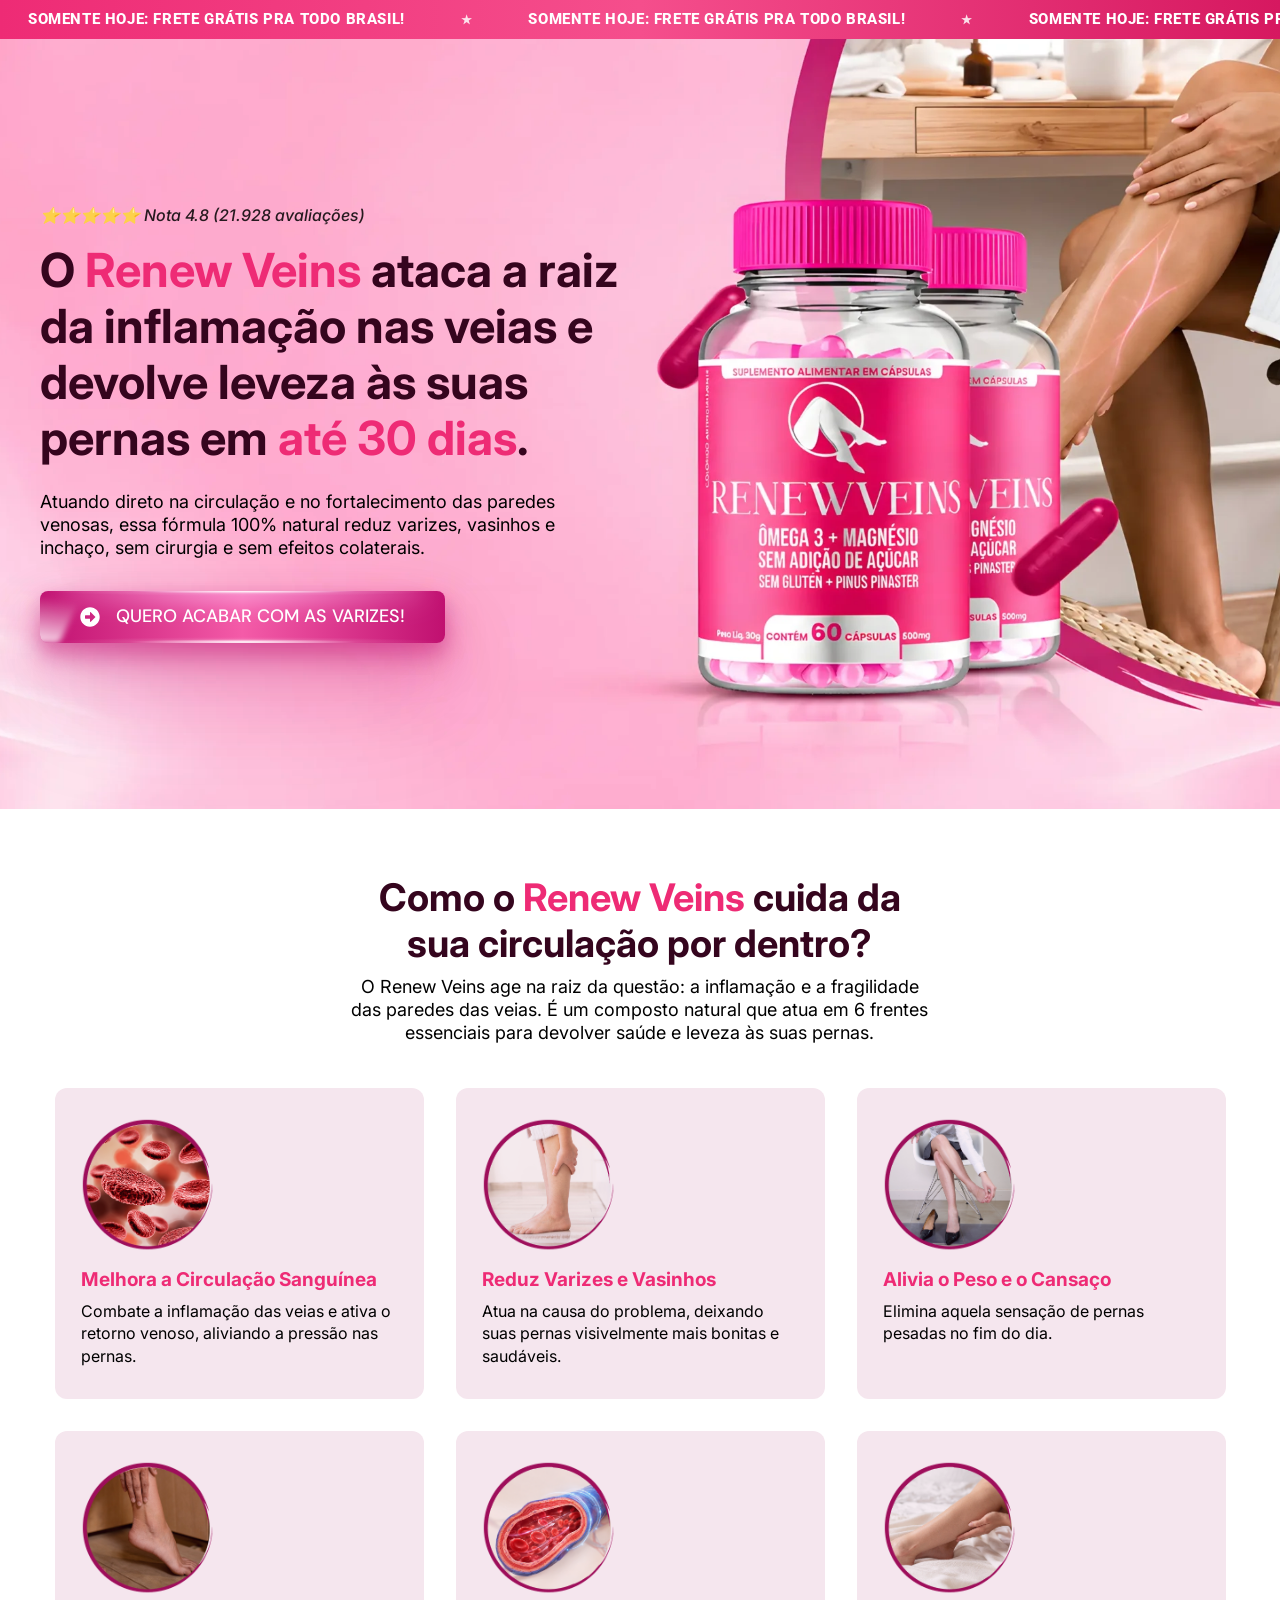
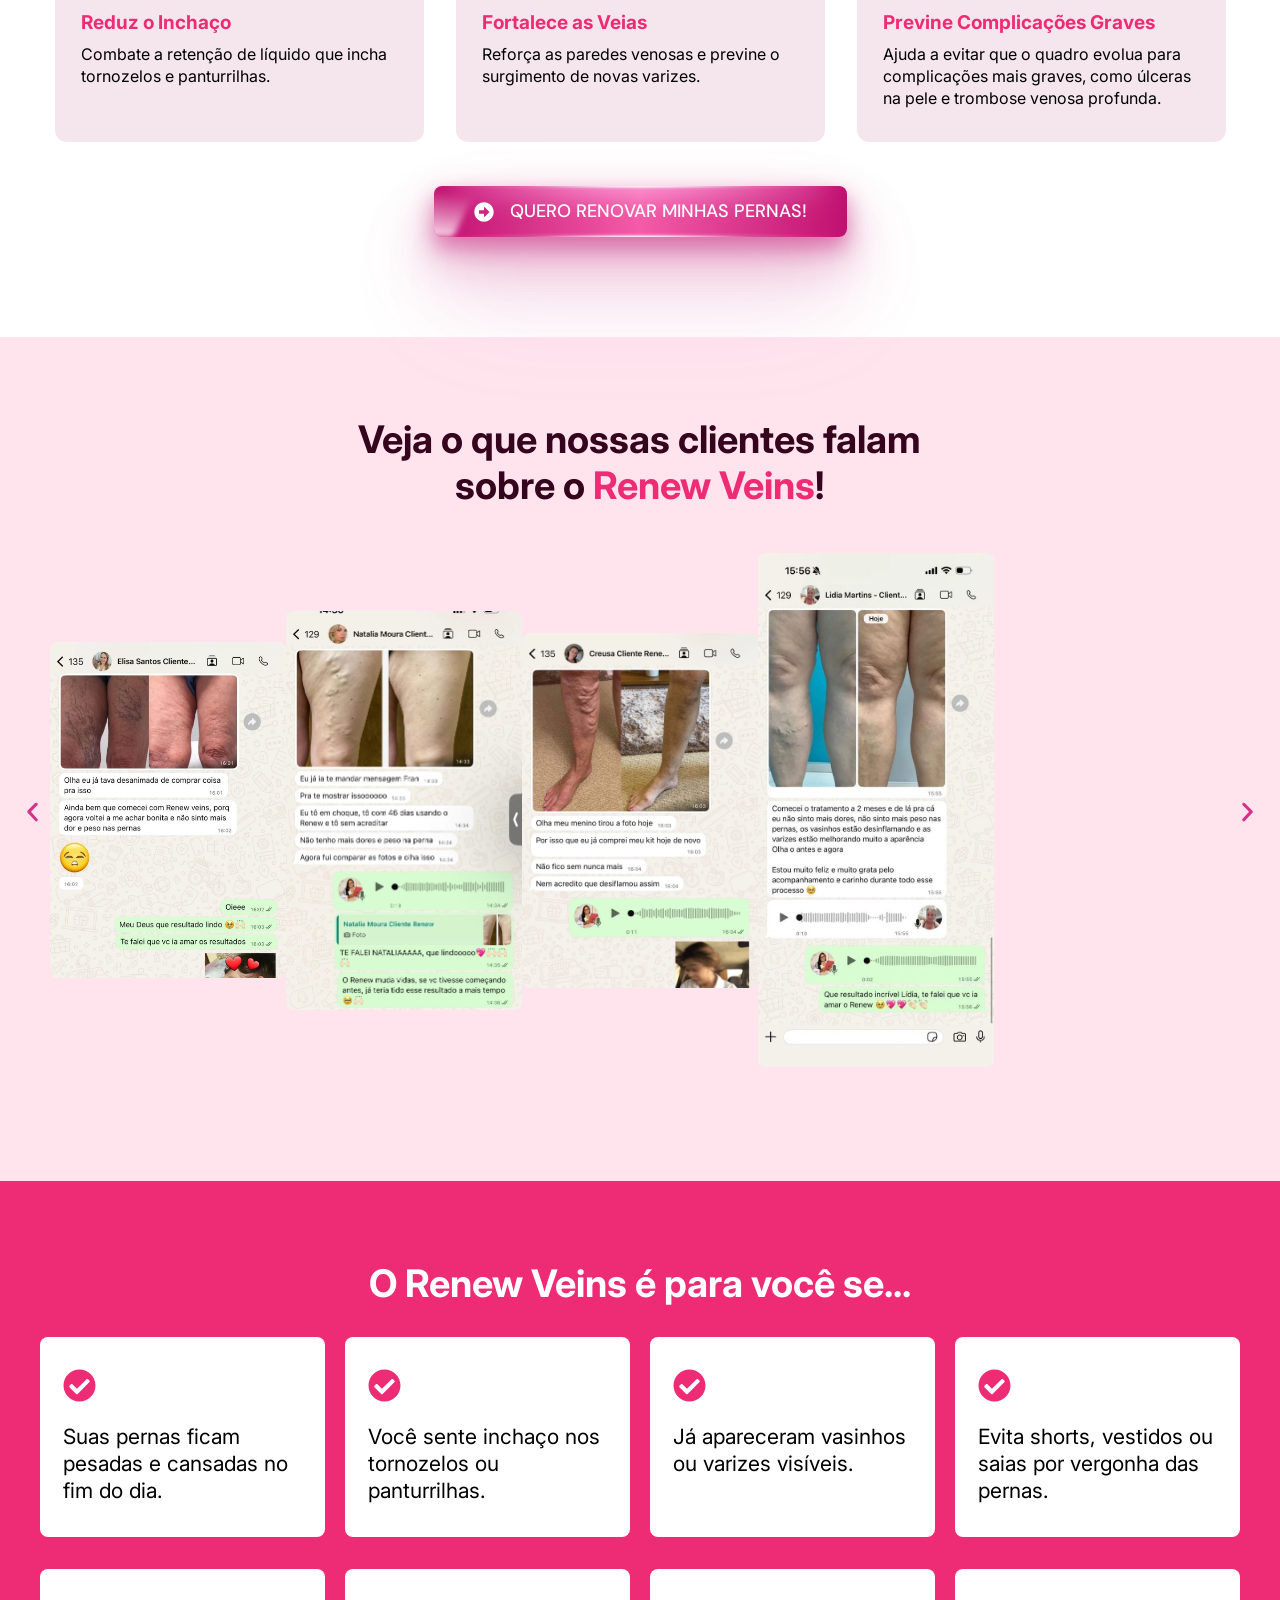
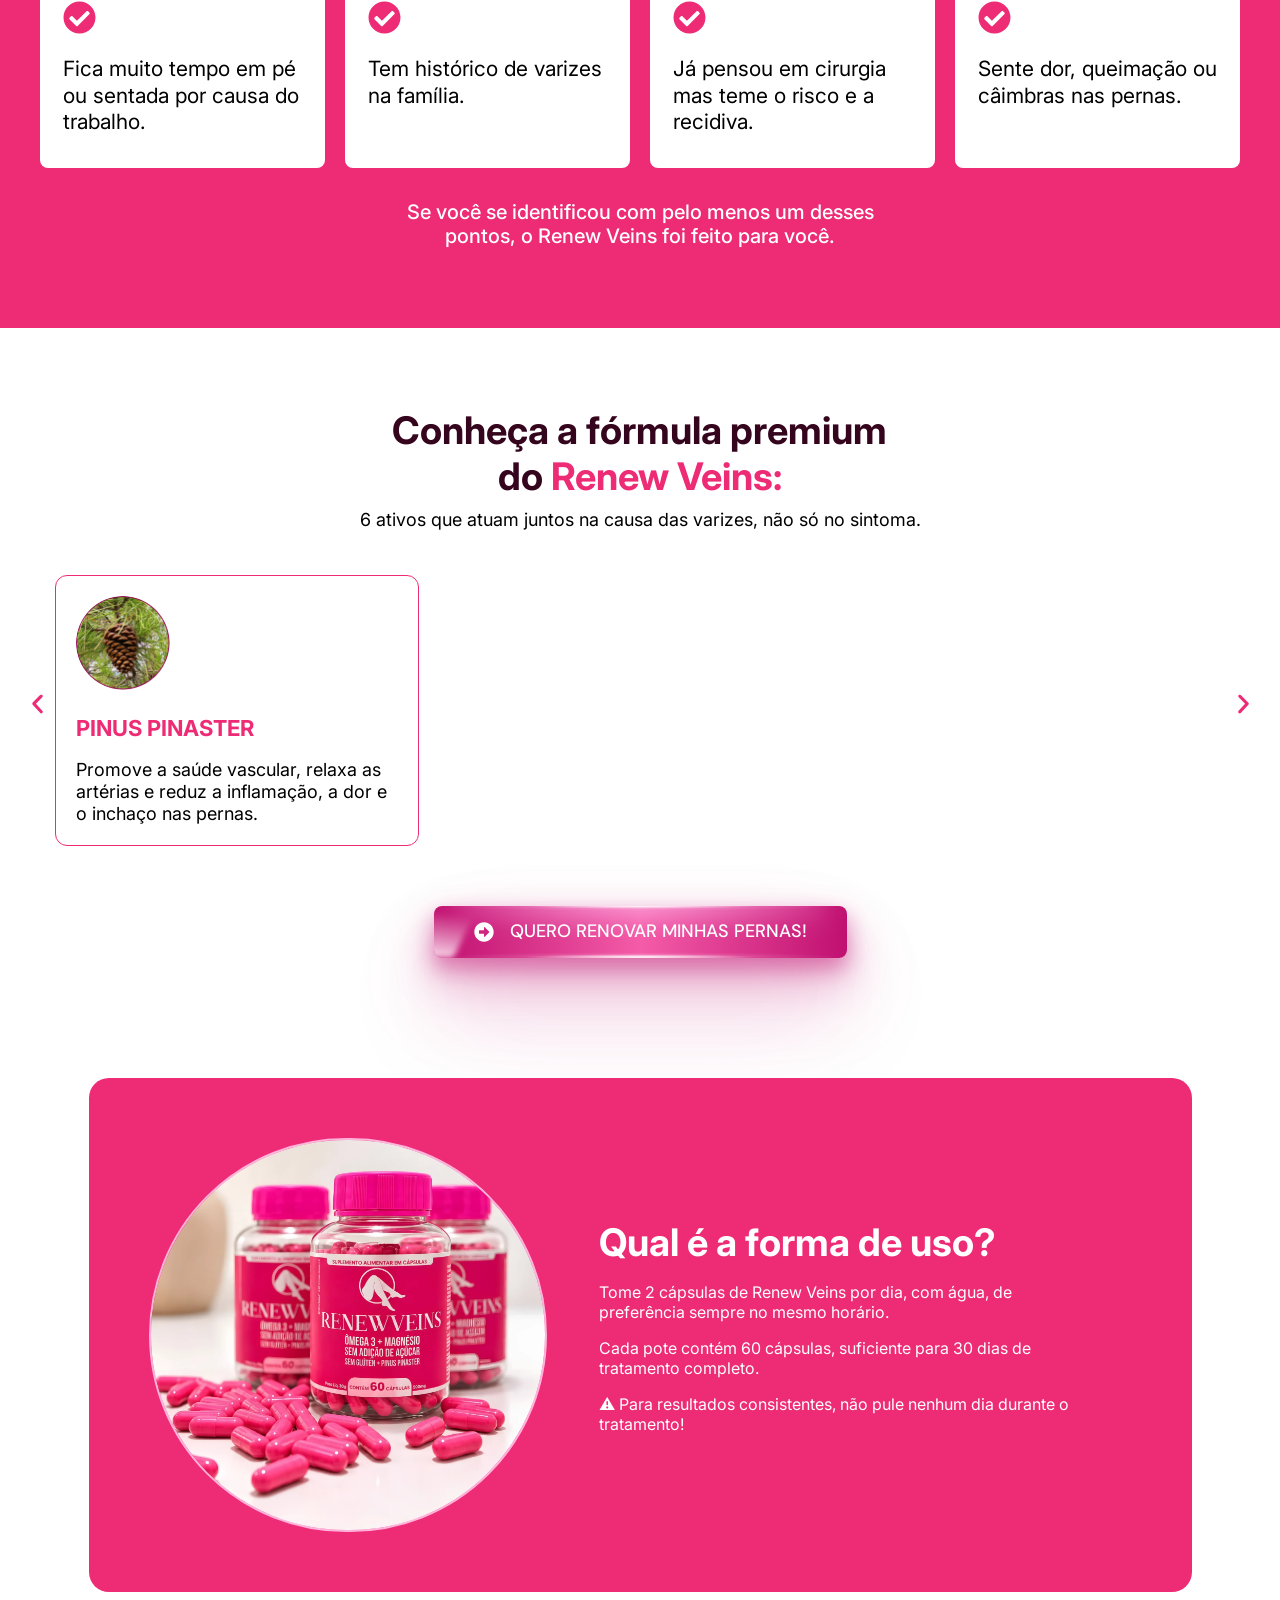
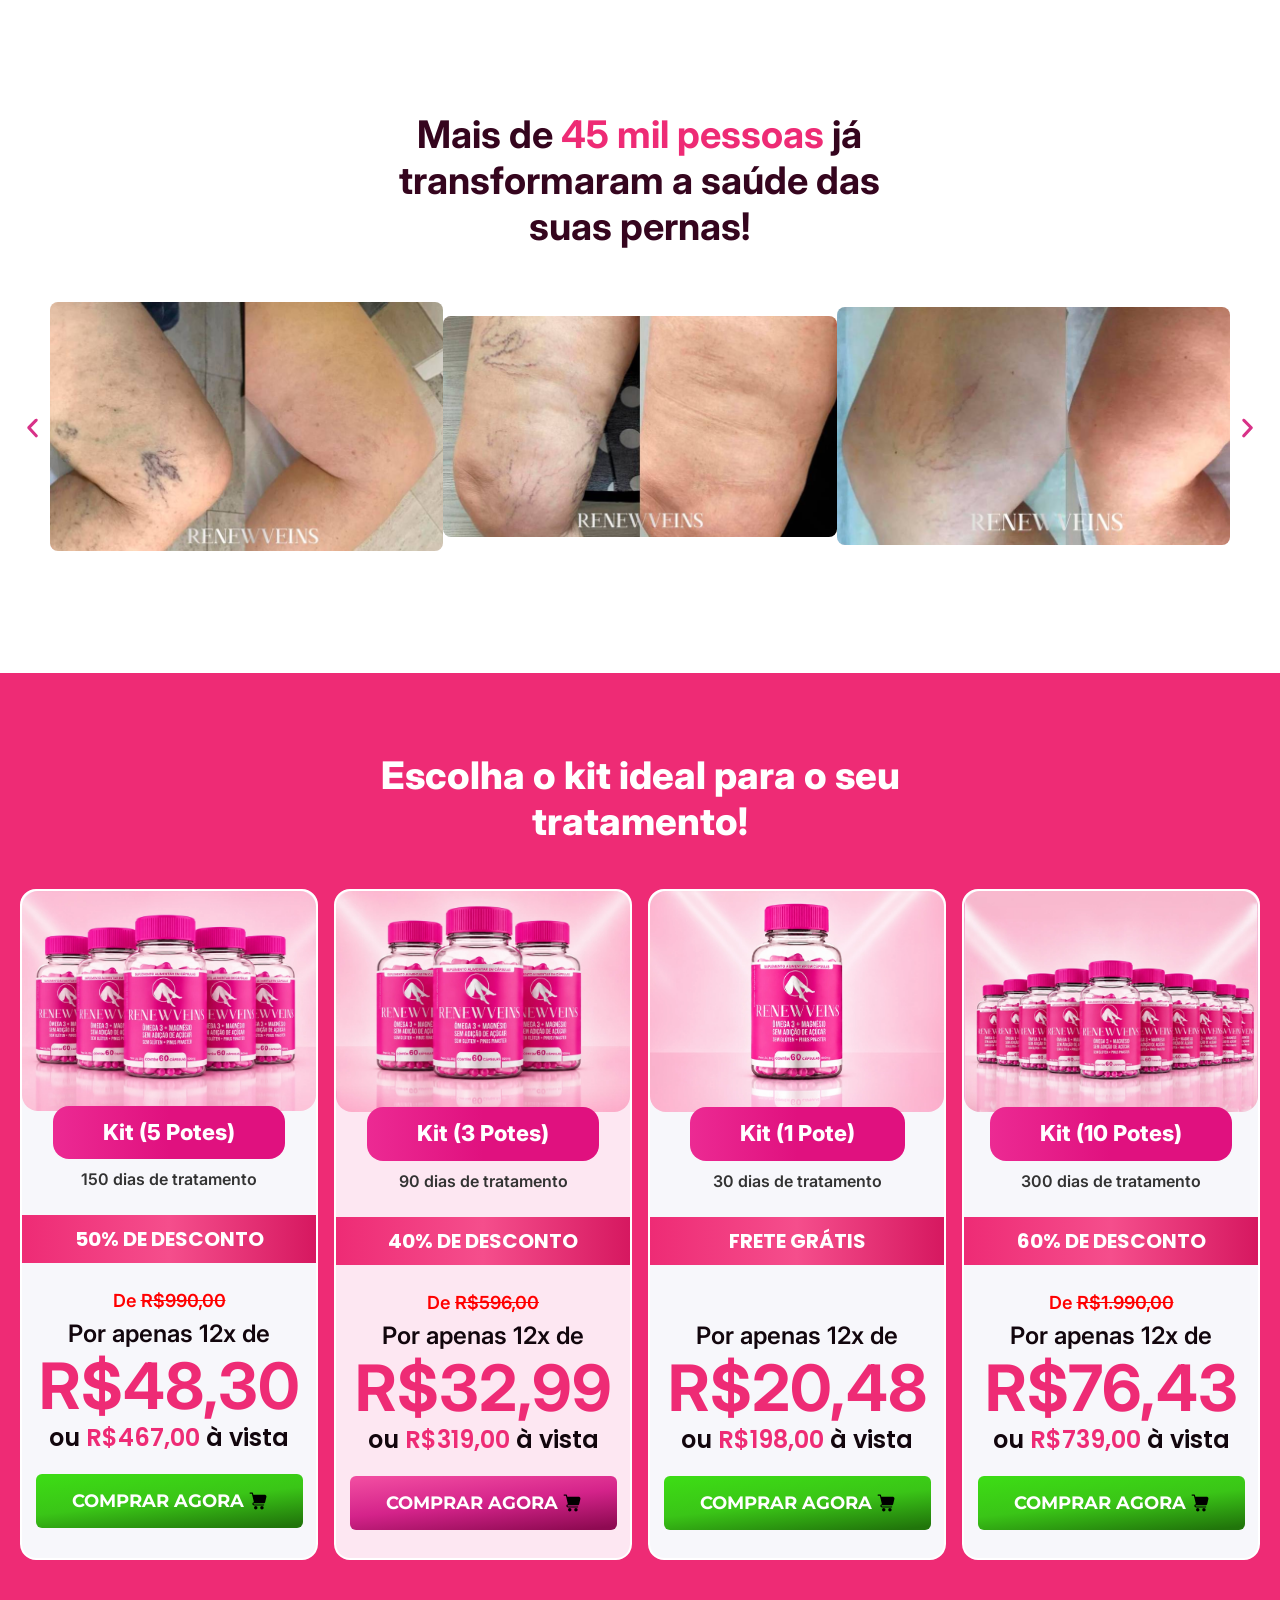
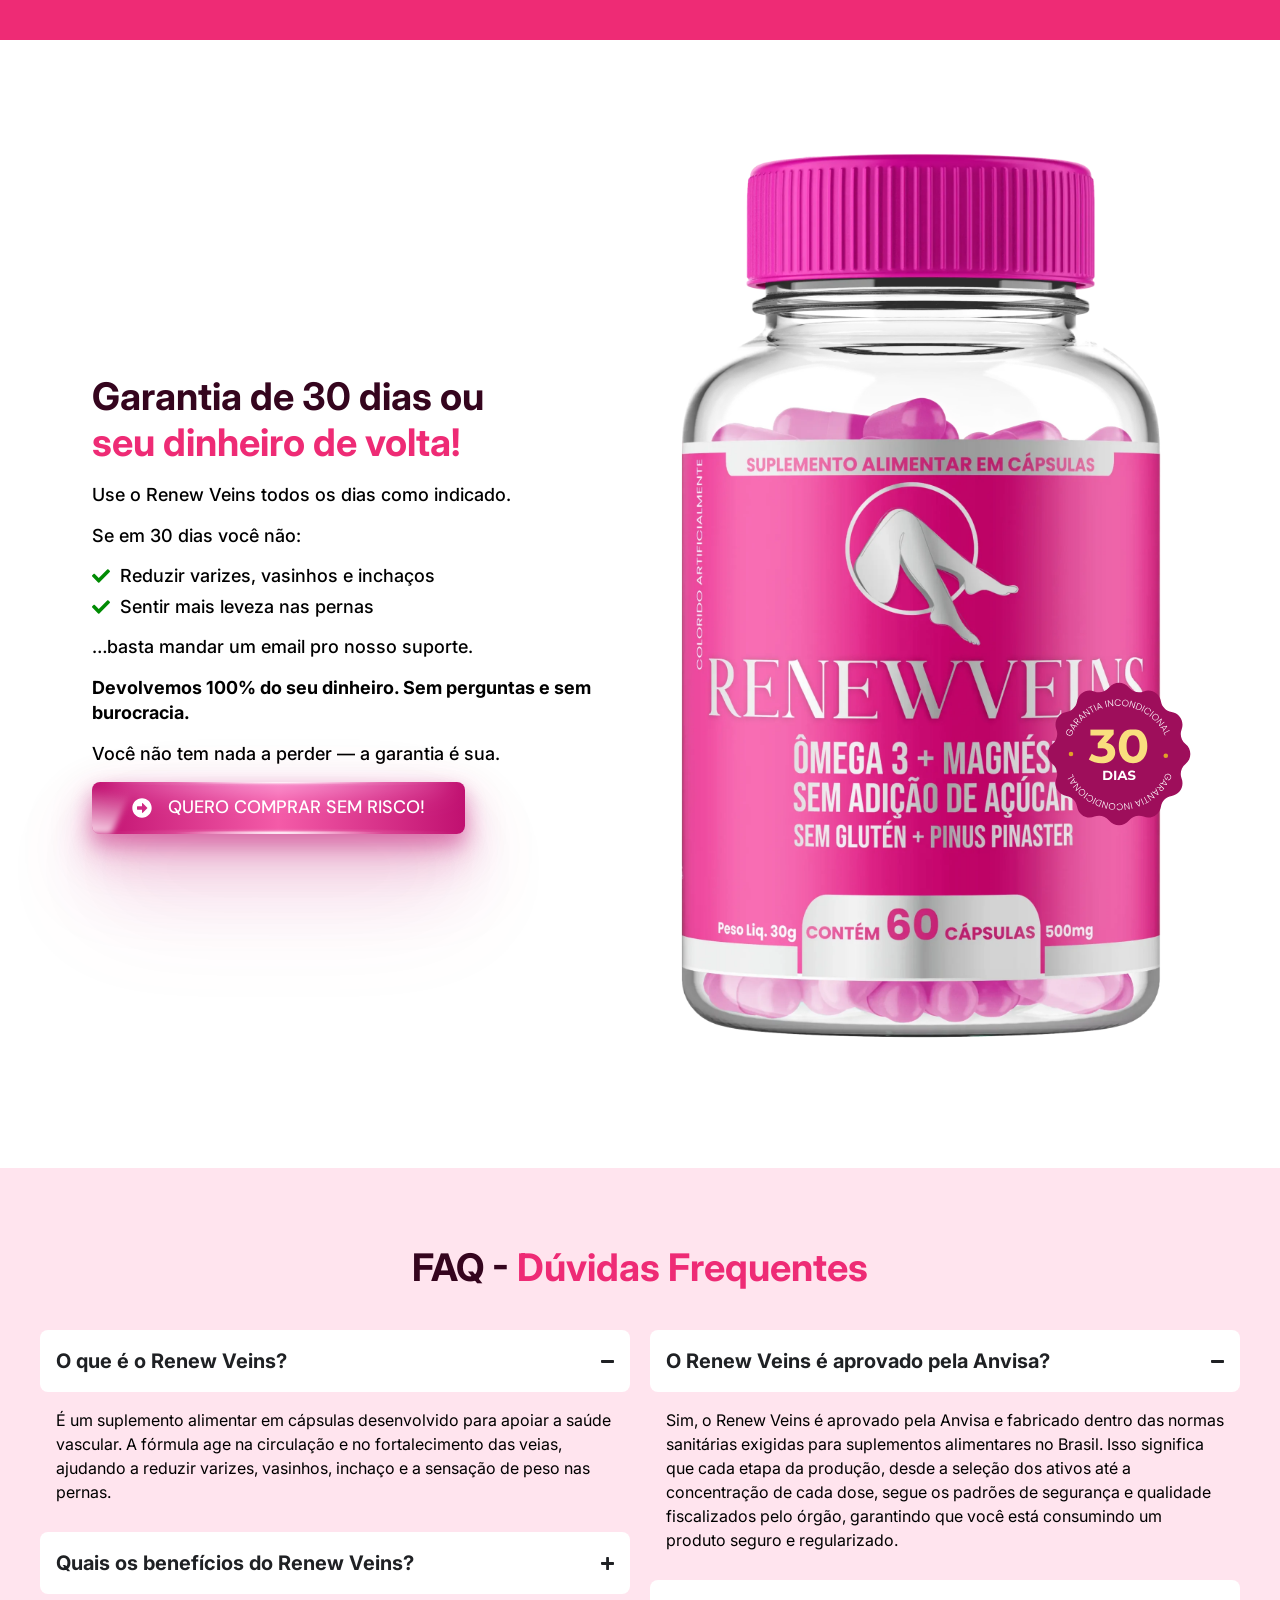
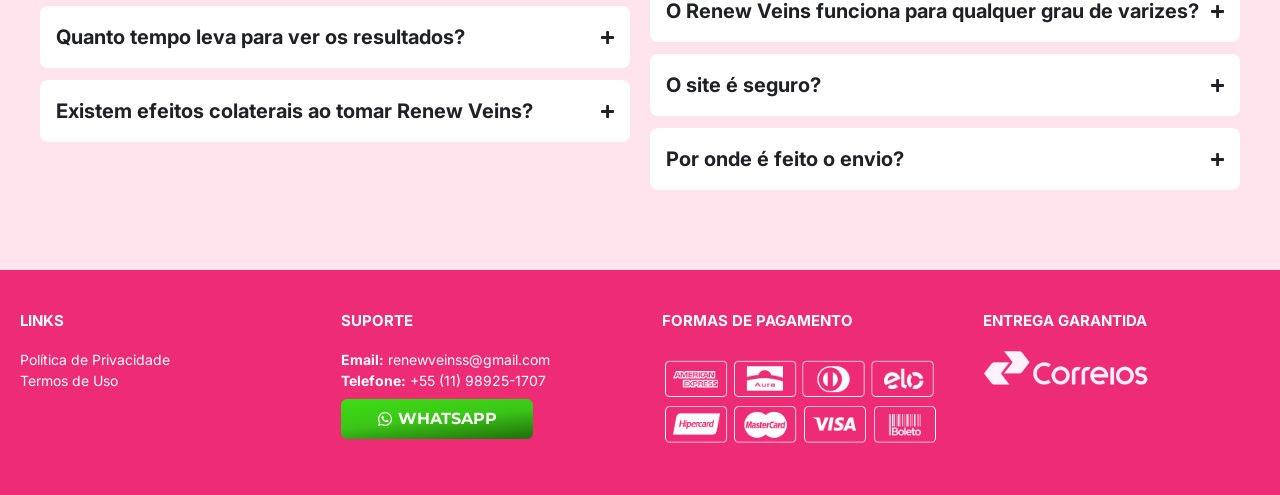
<file: index.html>
<!DOCTYPE html><html lang="pt-BR"><head>
	<meta charset="utf-8">
		<title>Renew Veins</title>
<meta name="robots" content="max-image-preview:large">
<link rel="alternate" type="application/rss+xml" title="Feed para Renew Veins »" href="https://renewveinsbr.com/feed/">
<link rel="alternate" type="application/rss+xml" title="Feed de comentários para Renew Veins »" href="https://renewveinsbr.com/comments/feed/">
<link rel="alternate" title="oEmbed (JSON)" type="application/json+oembed" href="https://renewveinsbr.com/wp-json/oembed/1.0/embed?url=https%3A%2F%2Frenewveinsbr.com%2F">
<link rel="alternate" title="oEmbed (XML)" type="text/xml+oembed" href="https://renewveinsbr.com/wp-json/oembed/1.0/embed?url=https%3A%2F%2Frenewveinsbr.com%2F&amp;format=xml">
<style id="wp-img-auto-sizes-contain-inline-css">
img:is([sizes=auto i],[sizes^="auto," i]){contain-intrinsic-size:3000px 1500px}
/*# sourceURL=wp-img-auto-sizes-contain-inline-css */
</style>

<style id="wp-emoji-styles-inline-css">

	img.wp-smiley, img.emoji {
		display: inline !important;
		border: none !important;
		box-shadow: none !important;
		height: 1em !important;
		width: 1em !important;
		margin: 0 0.07em !important;
		vertical-align: -0.1em !important;
		background: none !important;
		padding: 0 !important;
	}
/*# sourceURL=wp-emoji-styles-inline-css */
</style>
<style id="global-styles-inline-css">
:root{--wp--preset--aspect-ratio--square: 1;--wp--preset--aspect-ratio--4-3: 4/3;--wp--preset--aspect-ratio--3-4: 3/4;--wp--preset--aspect-ratio--3-2: 3/2;--wp--preset--aspect-ratio--2-3: 2/3;--wp--preset--aspect-ratio--16-9: 16/9;--wp--preset--aspect-ratio--9-16: 9/16;--wp--preset--color--black: #000000;--wp--preset--color--cyan-bluish-gray: #abb8c3;--wp--preset--color--white: #ffffff;--wp--preset--color--pale-pink: #f78da7;--wp--preset--color--vivid-red: #cf2e2e;--wp--preset--color--luminous-vivid-orange: #ff6900;--wp--preset--color--luminous-vivid-amber: #fcb900;--wp--preset--color--light-green-cyan: #7bdcb5;--wp--preset--color--vivid-green-cyan: #00d084;--wp--preset--color--pale-cyan-blue: #8ed1fc;--wp--preset--color--vivid-cyan-blue: #0693e3;--wp--preset--color--vivid-purple: #9b51e0;--wp--preset--gradient--vivid-cyan-blue-to-vivid-purple: linear-gradient(135deg,rgb(6,147,227) 0%,rgb(155,81,224) 100%);--wp--preset--gradient--light-green-cyan-to-vivid-green-cyan: linear-gradient(135deg,rgb(122,220,180) 0%,rgb(0,208,130) 100%);--wp--preset--gradient--luminous-vivid-amber-to-luminous-vivid-orange: linear-gradient(135deg,rgb(252,185,0) 0%,rgb(255,105,0) 100%);--wp--preset--gradient--luminous-vivid-orange-to-vivid-red: linear-gradient(135deg,rgb(255,105,0) 0%,rgb(207,46,46) 100%);--wp--preset--gradient--very-light-gray-to-cyan-bluish-gray: linear-gradient(135deg,rgb(238,238,238) 0%,rgb(169,184,195) 100%);--wp--preset--gradient--cool-to-warm-spectrum: linear-gradient(135deg,rgb(74,234,220) 0%,rgb(151,120,209) 20%,rgb(207,42,186) 40%,rgb(238,44,130) 60%,rgb(251,105,98) 80%,rgb(254,248,76) 100%);--wp--preset--gradient--blush-light-purple: linear-gradient(135deg,rgb(255,206,236) 0%,rgb(152,150,240) 100%);--wp--preset--gradient--blush-bordeaux: linear-gradient(135deg,rgb(254,205,165) 0%,rgb(254,45,45) 50%,rgb(107,0,62) 100%);--wp--preset--gradient--luminous-dusk: linear-gradient(135deg,rgb(255,203,112) 0%,rgb(199,81,192) 50%,rgb(65,88,208) 100%);--wp--preset--gradient--pale-ocean: linear-gradient(135deg,rgb(255,245,203) 0%,rgb(182,227,212) 50%,rgb(51,167,181) 100%);--wp--preset--gradient--electric-grass: linear-gradient(135deg,rgb(202,248,128) 0%,rgb(113,206,126) 100%);--wp--preset--gradient--midnight: linear-gradient(135deg,rgb(2,3,129) 0%,rgb(40,116,252) 100%);--wp--preset--font-size--small: 13px;--wp--preset--font-size--medium: 20px;--wp--preset--font-size--large: 36px;--wp--preset--font-size--x-large: 42px;--wp--preset--spacing--20: 0.44rem;--wp--preset--spacing--30: 0.67rem;--wp--preset--spacing--40: 1rem;--wp--preset--spacing--50: 1.5rem;--wp--preset--spacing--60: 2.25rem;--wp--preset--spacing--70: 3.38rem;--wp--preset--spacing--80: 5.06rem;--wp--preset--shadow--natural: 6px 6px 9px rgba(0, 0, 0, 0.2);--wp--preset--shadow--deep: 12px 12px 50px rgba(0, 0, 0, 0.4);--wp--preset--shadow--sharp: 6px 6px 0px rgba(0, 0, 0, 0.2);--wp--preset--shadow--outlined: 6px 6px 0px -3px rgb(255, 255, 255), 6px 6px rgb(0, 0, 0);--wp--preset--shadow--crisp: 6px 6px 0px rgb(0, 0, 0);}.wp-block-button{--wp--preset--dimension--25: 25%;--wp--preset--dimension--50: 50%;--wp--preset--dimension--75: 75%;--wp--preset--dimension--100: 100%;}:root { --wp--style--global--content-size: 800px;--wp--style--global--wide-size: 1200px; }:where(body) { margin: 0; }.wp-site-blocks > .alignleft { float: left; margin-right: 2em; }.wp-site-blocks > .alignright { float: right; margin-left: 2em; }.wp-site-blocks > .aligncenter { justify-content: center; margin-left: auto; margin-right: auto; }:where(.wp-site-blocks) > * { margin-block-start: 24px; margin-block-end: 0; }:where(.wp-site-blocks) > :first-child { margin-block-start: 0; }:where(.wp-site-blocks) > :last-child { margin-block-end: 0; }:root { --wp--style--block-gap: 24px; }:root :where(.is-layout-flow) > :first-child{margin-block-start: 0;}:root :where(.is-layout-flow) > :last-child{margin-block-end: 0;}:root :where(.is-layout-flow) > *{margin-block-start: 24px;margin-block-end: 0;}:root :where(.is-layout-constrained) > :first-child{margin-block-start: 0;}:root :where(.is-layout-constrained) > :last-child{margin-block-end: 0;}:root :where(.is-layout-constrained) > *{margin-block-start: 24px;margin-block-end: 0;}:root :where(.is-layout-flex){gap: 24px;}:root :where(.is-layout-grid){gap: 24px;}.is-layout-flow > .alignleft{float: left;margin-inline-start: 0;margin-inline-end: 2em;}.is-layout-flow > .alignright{float: right;margin-inline-start: 2em;margin-inline-end: 0;}.is-layout-flow > .aligncenter{margin-left: auto !important;margin-right: auto !important;}.is-layout-constrained > .alignleft{float: left;margin-inline-start: 0;margin-inline-end: 2em;}.is-layout-constrained > .alignright{float: right;margin-inline-start: 2em;margin-inline-end: 0;}.is-layout-constrained > .aligncenter{margin-left: auto !important;margin-right: auto !important;}.is-layout-constrained > :where(:not(.alignleft):not(.alignright):not(.alignfull)){max-width: var(--wp--style--global--content-size);margin-left: auto !important;margin-right: auto !important;}.is-layout-constrained > .alignwide{max-width: var(--wp--style--global--wide-size);}body .is-layout-flex{display: flex;}.is-layout-flex{flex-wrap: wrap;align-items: center;}.is-layout-flex > :is(*, div){margin: 0;}body .is-layout-grid{display: grid;}.is-layout-grid > :is(*, div){margin: 0;}body{padding-top: 0px;padding-right: 0px;padding-bottom: 0px;padding-left: 0px;}:root :where(.wp-element-button, .wp-block-button__link){background-color: #32373c;border-width: 0;color: #fff;font-family: inherit;font-size: inherit;font-style: inherit;font-weight: inherit;letter-spacing: inherit;line-height: inherit;padding-top: calc(0.667em + 2px);padding-right: calc(1.333em + 2px);padding-bottom: calc(0.667em + 2px);padding-left: calc(1.333em + 2px);text-decoration: none;text-transform: inherit;}.has-black-color{color: var(--wp--preset--color--black) !important;}.has-cyan-bluish-gray-color{color: var(--wp--preset--color--cyan-bluish-gray) !important;}.has-white-color{color: var(--wp--preset--color--white) !important;}.has-pale-pink-color{color: var(--wp--preset--color--pale-pink) !important;}.has-vivid-red-color{color: var(--wp--preset--color--vivid-red) !important;}.has-luminous-vivid-orange-color{color: var(--wp--preset--color--luminous-vivid-orange) !important;}.has-luminous-vivid-amber-color{color: var(--wp--preset--color--luminous-vivid-amber) !important;}.has-light-green-cyan-color{color: var(--wp--preset--color--light-green-cyan) !important;}.has-vivid-green-cyan-color{color: var(--wp--preset--color--vivid-green-cyan) !important;}.has-pale-cyan-blue-color{color: var(--wp--preset--color--pale-cyan-blue) !important;}.has-vivid-cyan-blue-color{color: var(--wp--preset--color--vivid-cyan-blue) !important;}.has-vivid-purple-color{color: var(--wp--preset--color--vivid-purple) !important;}.has-black-background-color{background-color: var(--wp--preset--color--black) !important;}.has-cyan-bluish-gray-background-color{background-color: var(--wp--preset--color--cyan-bluish-gray) !important;}.has-white-background-color{background-color: var(--wp--preset--color--white) !important;}.has-pale-pink-background-color{background-color: var(--wp--preset--color--pale-pink) !important;}.has-vivid-red-background-color{background-color: var(--wp--preset--color--vivid-red) !important;}.has-luminous-vivid-orange-background-color{background-color: var(--wp--preset--color--luminous-vivid-orange) !important;}.has-luminous-vivid-amber-background-color{background-color: var(--wp--preset--color--luminous-vivid-amber) !important;}.has-light-green-cyan-background-color{background-color: var(--wp--preset--color--light-green-cyan) !important;}.has-vivid-green-cyan-background-color{background-color: var(--wp--preset--color--vivid-green-cyan) !important;}.has-pale-cyan-blue-background-color{background-color: var(--wp--preset--color--pale-cyan-blue) !important;}.has-vivid-cyan-blue-background-color{background-color: var(--wp--preset--color--vivid-cyan-blue) !important;}.has-vivid-purple-background-color{background-color: var(--wp--preset--color--vivid-purple) !important;}.has-black-border-color{border-color: var(--wp--preset--color--black) !important;}.has-cyan-bluish-gray-border-color{border-color: var(--wp--preset--color--cyan-bluish-gray) !important;}.has-white-border-color{border-color: var(--wp--preset--color--white) !important;}.has-pale-pink-border-color{border-color: var(--wp--preset--color--pale-pink) !important;}.has-vivid-red-border-color{border-color: var(--wp--preset--color--vivid-red) !important;}.has-luminous-vivid-orange-border-color{border-color: var(--wp--preset--color--luminous-vivid-orange) !important;}.has-luminous-vivid-amber-border-color{border-color: var(--wp--preset--color--luminous-vivid-amber) !important;}.has-light-green-cyan-border-color{border-color: var(--wp--preset--color--light-green-cyan) !important;}.has-vivid-green-cyan-border-color{border-color: var(--wp--preset--color--vivid-green-cyan) !important;}.has-pale-cyan-blue-border-color{border-color: var(--wp--preset--color--pale-cyan-blue) !important;}.has-vivid-cyan-blue-border-color{border-color: var(--wp--preset--color--vivid-cyan-blue) !important;}.has-vivid-purple-border-color{border-color: var(--wp--preset--color--vivid-purple) !important;}.has-vivid-cyan-blue-to-vivid-purple-gradient-background{background: var(--wp--preset--gradient--vivid-cyan-blue-to-vivid-purple) !important;}.has-light-green-cyan-to-vivid-green-cyan-gradient-background{background: var(--wp--preset--gradient--light-green-cyan-to-vivid-green-cyan) !important;}.has-luminous-vivid-amber-to-luminous-vivid-orange-gradient-background{background: var(--wp--preset--gradient--luminous-vivid-amber-to-luminous-vivid-orange) !important;}.has-luminous-vivid-orange-to-vivid-red-gradient-background{background: var(--wp--preset--gradient--luminous-vivid-orange-to-vivid-red) !important;}.has-very-light-gray-to-cyan-bluish-gray-gradient-background{background: var(--wp--preset--gradient--very-light-gray-to-cyan-bluish-gray) !important;}.has-cool-to-warm-spectrum-gradient-background{background: var(--wp--preset--gradient--cool-to-warm-spectrum) !important;}.has-blush-light-purple-gradient-background{background: var(--wp--preset--gradient--blush-light-purple) !important;}.has-blush-bordeaux-gradient-background{background: var(--wp--preset--gradient--blush-bordeaux) !important;}.has-luminous-dusk-gradient-background{background: var(--wp--preset--gradient--luminous-dusk) !important;}.has-pale-ocean-gradient-background{background: var(--wp--preset--gradient--pale-ocean) !important;}.has-electric-grass-gradient-background{background: var(--wp--preset--gradient--electric-grass) !important;}.has-midnight-gradient-background{background: var(--wp--preset--gradient--midnight) !important;}.has-small-font-size{font-size: var(--wp--preset--font-size--small) !important;}.has-medium-font-size{font-size: var(--wp--preset--font-size--medium) !important;}.has-large-font-size{font-size: var(--wp--preset--font-size--large) !important;}.has-x-large-font-size{font-size: var(--wp--preset--font-size--x-large) !important;}
:root :where(.wp-block-icon svg){width: 24px;}
:root :where(.wp-block-pullquote){font-size: 1.5em;line-height: 1.6;}
/*# sourceURL=global-styles-inline-css */
</style>
<link rel="stylesheet" id="hello-elementor-css" href="css/reset.css" media="all">
<link rel="stylesheet" id="hello-elementor-theme-style-css" href="css/theme.css" media="all">
<link rel="stylesheet" id="hello-elementor-header-footer-css" href="css/header-footer.css" media="all">
<link rel="stylesheet" id="elementor-frontend-css" href="css/custom-frontend.min.css" media="all">
<style id="elementor-frontend-inline-css">
.e-heading-base a, .e-paragraph-base a { all: unset; cursor: pointer; }form[data-element_type="e-form"].form-state-success [data-element_type="e-form-success-message"],form[data-element_type="e-form"].form-state-error [data-element_type="e-form-error-message"]{ display: block; }
.e-form-textarea-base:not([data-resizable]) { resize: none; } .e-form-submit-button-base { cursor: pointer; box-sizing: border-box; }
/*# sourceURL=elementor-frontend-inline-css */
</style>
<link rel="stylesheet" id="elementor-post-5-css" href="css/post-5.css" media="all">
<link rel="stylesheet" id="e-sticky-css" href="css/sticky.min.css" media="all">
<link rel="stylesheet" id="widget-heading-css" href="css/widget-heading.min.css" media="all">
<link rel="stylesheet" id="widget-image-css" href="css/widget-image.min.css" media="all">
<link rel="stylesheet" id="swiper-css" href="css/swiper.min.css" media="all">
<link rel="stylesheet" id="e-swiper-css" href="css/e-swiper.min.css" media="all">
<link rel="stylesheet" id="widget-image-carousel-css" href="css/widget-image-carousel.min.css" media="all">
<link rel="stylesheet" id="widget-nested-carousel-css" href="css/widget-nested-carousel.min.css" media="all">
<link rel="stylesheet" id="widget-icon-list-css" href="css/custom-widget-icon-list.min.css" media="all">
<link rel="stylesheet" id="widget-nested-accordion-css" href="css/widget-nested-accordion.min.css" media="all">
<link rel="stylesheet" id="elementor-post-327-css" href="css/post-327.css" media="all">
<link rel="stylesheet" id="base-desktop-css" href="css/base-desktop.css" media="all">
<link rel="stylesheet" id="base-mobile-css" href="css/base-mobile.css" media="(max-width:767px)">
<link rel="stylesheet" id="elementor-gf-roboto-css" href="https://fonts.googleapis.com/css?family=Roboto:100,100italic,200,200italic,300,300italic,400,400italic,500,500italic,600,600italic,700,700italic,800,800italic,900,900italic&amp;display=swap" media="all">
<link rel="stylesheet" id="elementor-gf-robotoslab-css" href="https://fonts.googleapis.com/css?family=Roboto+Slab:100,100italic,200,200italic,300,300italic,400,400italic,500,500italic,600,600italic,700,700italic,800,800italic,900,900italic&amp;display=swap" media="all">
<link rel="stylesheet" id="elementor-gf-inter-css" href="https://fonts.googleapis.com/css?family=Inter:100,100italic,200,200italic,300,300italic,400,400italic,500,500italic,600,600italic,700,700italic,800,800italic,900,900italic&amp;display=swap" media="all">
<link rel="stylesheet" id="elementor-gf-dmsans-css" href="https://fonts.googleapis.com/css?family=DM+Sans:100,100italic,200,200italic,300,300italic,400,400italic,500,500italic,600,600italic,700,700italic,800,800italic,900,900italic&amp;display=swap" media="all">
<link rel="stylesheet" id="elementor-gf-poppins-css" href="https://fonts.googleapis.com/css?family=Poppins:100,100italic,200,200italic,300,300italic,400,400italic,500,500italic,600,600italic,700,700italic,800,800italic,900,900italic&amp;display=swap" media="all">
<link rel="stylesheet" id="elementor-gf-montserrat-css" href="https://fonts.googleapis.com/css?family=Montserrat:100,100italic,200,200italic,300,300italic,400,400italic,500,500italic,600,600italic,700,700italic,800,800italic,900,900italic&amp;display=swap" media="all">
<script id="jquery-core-js" src="js/jquery.min.js"></script>
<script id="jquery-migrate-js" src="js/jquery-migrate.min.js"></script>
<link rel="https://api.w.org/" href="https://renewveinsbr.com/wp-json/"><link rel="alternate" title="JSON" type="application/json" href="https://renewveinsbr.com/wp-json/wp/v2/pages/327"><link rel="EditURI" type="application/rsd+xml" title="RSD" href="https://renewveinsbr.com/xmlrpc.php?rsd">
<meta name="generator" content="WordPress 7.1.2">
<link rel="canonical" href="https://renewveinsbr.com/">
<link rel="shortlink" href="https://renewveinsbr.com/">
<meta name="generator" content="Elementor 4.2.4; features: e_font_icon_svg, additional_custom_breakpoints; settings: css_print_method-external, google_font-enabled, font_display-swap">
			<style>
				.e-con.e-parent:nth-of-type(n+4):not(.e-lazyloaded):not(.e-no-lazyload),
				.e-con.e-parent:nth-of-type(n+4):not(.e-lazyloaded):not(.e-no-lazyload) * {
					background-image: none !important;
				}
				@media screen and (max-height: 1024px) {
					.e-con.e-parent:nth-of-type(n+3):not(.e-lazyloaded):not(.e-no-lazyload),
					.e-con.e-parent:nth-of-type(n+3):not(.e-lazyloaded):not(.e-no-lazyload) * {
						background-image: none !important;
					}
				}
				@media screen and (max-height: 640px) {
					.e-con.e-parent:nth-of-type(n+2):not(.e-lazyloaded):not(.e-no-lazyload),
					.e-con.e-parent:nth-of-type(n+2):not(.e-lazyloaded):not(.e-no-lazyload) * {
						background-image: none !important;
					}
				}
			</style>
			<link rel="icon" href="images/cropped-favicon-renewveins-150-1.webp" sizes="32x32">
<link rel="icon" href="images/cropped-favicon-renewveins-150-1.webp" sizes="192x192">
<link rel="apple-touch-icon" href="images/cropped-favicon-renewveins-150-1.webp">
<meta name="msapplication-TileImage" content="https://renewveinsbr.com/wp-content/uploads/2026/09/cropped-favicon-renewveins-150-1.webp">
	<meta name="viewport" content="width=device-width, initial-scale=1.0, viewport-fit=cover"><script src="js/wp-emoji-release.min.js" defer=""></script></head>
<body class="home wp-singular page-template page-template-elementor_canvas page page-id-327 wp-custom-logo wp-embed-responsive wp-theme-hello-elementor hello-elementor-default elementor-default elementor-template-canvas elementor-kit-5 elementor-page elementor-page-327">
			<div data-elementor-type="wp-page" data-elementor-id="327" class="elementor elementor-327" data-elementor-post-type="page">
				<div class="elementor-element elementor-element-07234e2 e-con-full e-flex e-con e-parent e-lazyloaded" data-id="07234e2" data-element_type="container" data-e-type="container" data-settings="{" sticky":"top","sticky_on":["desktop","laptop","tablet","mobile"],"sticky_offset":0,"sticky_effects_offset":0,"sticky_anchor_link_offset":0}"="">
				<div class="elementor-element elementor-element-17a10e7 elementor-widget__width-inherit elementor-widget elementor-widget-html" data-id="17a10e7" data-element_type="widget" data-e-type="widget" data-widget_type="html.default">
					<style>
.rv-faixa{width:100%;overflow:hidden;background:linear-gradient(90deg,#EE2B75 0%,#F54E8C 50%,#D61860 100%);color:#fff;font-family:inherit;font-weight:800;font-size:15px;letter-spacing:.04em;text-transform:uppercase;line-height:1;padding:12px 0;position:relative;z-index:999}
.rv-faixa__trilho{display:flex;width:max-content;animation:rv-passa 32s linear infinite}
.rv-faixa__grupo{display:flex;flex-shrink:0}
.rv-faixa__item{display:inline-flex;align-items:center;white-space:nowrap;padding:0 28px}
.rv-faixa__item::after{content:"\2605";margin-left:56px;font-size:12px;opacity:.85}
.rv-faixa:hover .rv-faixa__trilho{animation-play-state:paused}
@keyframes rv-passa{from{transform:translateX(0)}to{transform:translateX(-50%)}}
@media (max-width:767px){.rv-faixa{font-size:13px;padding:10px 0}.rv-faixa__trilho{animation-duration:24s}}
@media (prefers-reduced-motion:reduce){.rv-faixa__trilho{animation:none}}
</style>

<div class="rv-faixa" role="marquee" aria-label="Somente hoje: frete grátis para todo o Brasil">
  <div class="rv-faixa__trilho">
    <div class="rv-faixa__grupo">
      <span class="rv-faixa__item">Somente hoje: frete grátis pra todo Brasil!</span>
      <span class="rv-faixa__item">Somente hoje: frete grátis pra todo Brasil!</span>
      <span class="rv-faixa__item">Somente hoje: frete grátis pra todo Brasil!</span>
      <span class="rv-faixa__item">Somente hoje: frete grátis pra todo Brasil!</span>
    </div>
    <div class="rv-faixa__grupo" aria-hidden="true">
      <span class="rv-faixa__item">Somente hoje: frete grátis pra todo Brasil!</span>
      <span class="rv-faixa__item">Somente hoje: frete grátis pra todo Brasil!</span>
      <span class="rv-faixa__item">Somente hoje: frete grátis pra todo Brasil!</span>
      <span class="rv-faixa__item">Somente hoje: frete grátis pra todo Brasil!</span>
    </div>
  </div>
</div>				</div>
				</div>
		<div class="elementor-element elementor-element-1412bcad e-con-full e-flex e-con e-parent e-lazyloaded" data-id="1412bcad" data-element_type="container" data-e-type="container" data-settings="{" background_background":"classic"}"="">
		<div class="elementor-element elementor-element-108c4cfa e-con-full e-flex e-con e-child" data-id="108c4cfa" data-element_type="container" data-e-type="container">
				<div class="elementor-element elementor-element-442b1771 elementor-widget elementor-widget-text-editor" data-id="442b1771" data-element_type="widget" data-e-type="widget" data-widget_type="text-editor.default">
									<p>⭐⭐⭐⭐⭐ Nota 4.8 (21.928 avaliações)</p>								</div>
				<div class="elementor-element elementor-element-4524615c elementor-widget elementor-widget-heading" data-id="4524615c" data-element_type="widget" data-e-type="widget" data-widget_type="heading.default">
					<h1 class="elementor-heading-title elementor-size-default">O <span style="color:#EE2B75">Renew Veins</span> ataca a raiz da inflamação nas veias e devolve leveza às suas pernas em <span style="color:#EE2B75">até 30 dias</span>.</h1>				</div>
				<div class="elementor-element elementor-element-7c6f0419 elementor-widget__width-initial elementor-widget elementor-widget-text-editor" data-id="7c6f0419" data-element_type="widget" data-e-type="widget" data-widget_type="text-editor.default">
									<p>Atuando direto na circulação e no fortalecimento das paredes venosas, essa fórmula 100% natural reduz varizes, vasinhos e inchaço, sem cirurgia e sem efeitos colaterais.</p>								</div>
		<div class="elementor-element elementor-element-49169352 e-con-full e-flex e-con e-child" data-id="49169352" data-element_type="container" data-e-type="container">
				<div class="elementor-element elementor-element-4af0f810 elementor-align-center elementor-widget elementor-widget-button" data-id="4af0f810" data-element_type="widget" data-e-type="widget" data-widget_type="button.default">
										<a class="elementor-button elementor-button-link elementor-size-sm" href="#oferta">
						<span class="elementor-button-content-wrapper">
						<span class="elementor-button-icon">
				<svg aria-hidden="true" class="e-font-icon-svg e-fas-arrow-alt-circle-right" viewBox="0 0 512 512" xmlns="http://www.w3.org/2000/svg"><path d="M256 8c137 0 248 111 248 248S393 504 256 504 8 393 8 256 119 8 256 8zM140 300h116v70.9c0 10.7 13 16.1 20.5 8.5l114.3-114.9c4.7-4.7 4.7-12.2 0-16.9l-114.3-115c-7.6-7.6-20.5-2.2-20.5 8.5V212H140c-6.6 0-12 5.4-12 12v64c0 6.6 5.4 12 12 12z"></path></svg>			</span>
									<span class="elementor-button-text">QUERO ACABAR COM AS VARIZES!</span>
					</span>
					</a>
								</div>
				</div>
				</div>
				</div>
		<div class="elementor-element elementor-element-611bab0b e-flex e-con-boxed e-con e-parent e-lazyloaded" data-id="611bab0b" data-element_type="container" data-e-type="container" data-settings="{" background_background":"classic"}"="">
					<div class="e-con-inner">
		<div class="elementor-element elementor-element-38324660 e-con-full e-flex e-con e-child" data-id="38324660" data-element_type="container" data-e-type="container">
				<div class="elementor-element elementor-element-384cda2d elementor-widget__width-initial elementor-widget-mobile__width-initial elementor-widget elementor-widget-heading" data-id="384cda2d" data-element_type="widget" data-e-type="widget" data-widget_type="heading.default">
					<h2 class="elementor-heading-title elementor-size-default">Como o <span style="color:#EE2B75">Renew Veins</span> cuida da sua circulação por dentro?</h2>				</div>
				<div class="elementor-element elementor-element-68d41cd7 elementor-widget__width-initial elementor-widget elementor-widget-text-editor" data-id="68d41cd7" data-element_type="widget" data-e-type="widget" data-widget_type="text-editor.default">
									<p>O Renew Veins age na raiz da questão: a inflamação e a fragilidade das paredes das veias. É um composto natural que atua em 6 frentes essenciais para devolver saúde e leveza às suas pernas.</p>								</div>
				</div>
		<div class="elementor-element elementor-element-2afd197f e-con-full e-flex e-con e-child" data-id="2afd197f" data-element_type="container" data-e-type="container">
		<div class="elementor-element elementor-element-657b609 e-con-full e-flex e-con e-child" data-id="657b609" data-element_type="container" data-e-type="container" data-settings="{" background_background":"classic"}"="">
				<div class="elementor-element elementor-element-a82d969 elementor-widget__width-initial elementor-widget elementor-widget-image" data-id="a82d969" data-element_type="widget" data-e-type="widget" data-widget_type="image.default">
															<img fetchpriority="high" decoding="async" width="301" height="301" src="images/1_bene1x.webp" class="attachment-full size-full wp-image-140" alt="" srcset="images/1_bene1x.webp 301w, images/1_bene1x-150x150.webp 150w" sizes="(max-width: 301px) 100vw, 301px">															</div>
				<div class="elementor-element elementor-element-6a95f50 elementor-widget elementor-widget-heading" data-id="6a95f50" data-element_type="widget" data-e-type="widget" data-widget_type="heading.default">
					<h3 class="elementor-heading-title elementor-size-default">Melhora a Circulação Sanguínea</h3>				</div>
				<div class="elementor-element elementor-element-53f4930 elementor-widget elementor-widget-text-editor" data-id="53f4930" data-element_type="widget" data-e-type="widget" data-widget_type="text-editor.default">
									<p>Combate a inflamação das veias e ativa o retorno venoso, aliviando a pressão nas pernas.</p>								</div>
				</div>
		<div class="elementor-element elementor-element-4e379ac e-con-full e-flex e-con e-child" data-id="4e379ac" data-element_type="container" data-e-type="container" data-settings="{" background_background":"classic"}"="">
				<div class="elementor-element elementor-element-1b9c533 elementor-widget__width-initial elementor-widget elementor-widget-image" data-id="1b9c533" data-element_type="widget" data-e-type="widget" data-widget_type="image.default">
															<img decoding="async" width="301" height="301" src="images/2_bene1x.webp" class="attachment-full size-full wp-image-141" alt="" srcset="images/2_bene1x.webp 301w, images/2_bene1x-150x150.webp 150w" sizes="(max-width: 301px) 100vw, 301px">															</div>
				<div class="elementor-element elementor-element-aff4d2b elementor-widget elementor-widget-heading" data-id="aff4d2b" data-element_type="widget" data-e-type="widget" data-widget_type="heading.default">
					<h3 class="elementor-heading-title elementor-size-default">Reduz Varizes e Vasinhos</h3>				</div>
				<div class="elementor-element elementor-element-4c308ee elementor-widget elementor-widget-text-editor" data-id="4c308ee" data-element_type="widget" data-e-type="widget" data-widget_type="text-editor.default">
									Atua na causa do problema, deixando suas pernas visivelmente mais bonitas e saudáveis.								</div>
				</div>
		<div class="elementor-element elementor-element-68cad74 e-con-full e-flex e-con e-child" data-id="68cad74" data-element_type="container" data-e-type="container" data-settings="{" background_background":"classic"}"="">
				<div class="elementor-element elementor-element-8815875 elementor-widget__width-initial elementor-widget elementor-widget-image" data-id="8815875" data-element_type="widget" data-e-type="widget" data-widget_type="image.default">
															<img decoding="async" width="301" height="301" src="images/3_bene1x.webp" class="attachment-full size-full wp-image-142" alt="" srcset="images/3_bene1x.webp 301w, images/3_bene1x-150x150.webp 150w" sizes="(max-width: 301px) 100vw, 301px">															</div>
				<div class="elementor-element elementor-element-7383534 elementor-widget elementor-widget-heading" data-id="7383534" data-element_type="widget" data-e-type="widget" data-widget_type="heading.default">
					<h3 class="elementor-heading-title elementor-size-default">Alivia o Peso e o Cansaço</h3>				</div>
				<div class="elementor-element elementor-element-9002a86 elementor-widget elementor-widget-text-editor" data-id="9002a86" data-element_type="widget" data-e-type="widget" data-widget_type="text-editor.default">
									Elimina aquela sensação de pernas pesadas no fim do dia.								</div>
				</div>
		<div class="elementor-element elementor-element-0d3a8c5 e-con-full e-flex e-con e-child" data-id="0d3a8c5" data-element_type="container" data-e-type="container" data-settings="{" background_background":"classic"}"="">
				<div class="elementor-element elementor-element-6870f53 elementor-widget__width-initial elementor-widget elementor-widget-image" data-id="6870f53" data-element_type="widget" data-e-type="widget" data-widget_type="image.default">
															<img loading="lazy" decoding="async" width="301" height="301" src="images/4_bene1x.webp" class="attachment-full size-full wp-image-143" alt="" srcset="images/4_bene1x.webp 301w, images/4_bene1x-150x150.webp 150w" sizes="(max-width: 301px) 100vw, 301px">															</div>
				<div class="elementor-element elementor-element-aabd20b elementor-widget elementor-widget-heading" data-id="aabd20b" data-element_type="widget" data-e-type="widget" data-widget_type="heading.default">
					<h3 class="elementor-heading-title elementor-size-default">Reduz o Inchaço</h3>				</div>
				<div class="elementor-element elementor-element-74d8209 elementor-widget elementor-widget-text-editor" data-id="74d8209" data-element_type="widget" data-e-type="widget" data-widget_type="text-editor.default">
									Combate a retenção de líquido que incha tornozelos e panturrilhas.								</div>
				</div>
		<div class="elementor-element elementor-element-77bc295 e-con-full e-flex e-con e-child" data-id="77bc295" data-element_type="container" data-e-type="container" data-settings="{" background_background":"classic"}"="">
				<div class="elementor-element elementor-element-d6ef271 elementor-widget__width-initial elementor-widget elementor-widget-image" data-id="d6ef271" data-element_type="widget" data-e-type="widget" data-widget_type="image.default">
															<img loading="lazy" decoding="async" width="301" height="301" src="images/5_bene1x.webp" class="attachment-full size-full wp-image-144" alt="" srcset="images/5_bene1x.webp 301w, images/5_bene1x-150x150.webp 150w" sizes="(max-width: 301px) 100vw, 301px">															</div>
				<div class="elementor-element elementor-element-ce06772 elementor-widget elementor-widget-heading" data-id="ce06772" data-element_type="widget" data-e-type="widget" data-widget_type="heading.default">
					<h3 class="elementor-heading-title elementor-size-default">Fortalece as Veias</h3>				</div>
				<div class="elementor-element elementor-element-e873260 elementor-widget elementor-widget-text-editor" data-id="e873260" data-element_type="widget" data-e-type="widget" data-widget_type="text-editor.default">
									Reforça as paredes venosas e previne o surgimento de novas varizes.								</div>
				</div>
		<div class="elementor-element elementor-element-a29ca9f e-con-full e-flex e-con e-child" data-id="a29ca9f" data-element_type="container" data-e-type="container" data-settings="{" background_background":"classic"}"="">
				<div class="elementor-element elementor-element-49a8030 elementor-widget__width-initial elementor-widget elementor-widget-image" data-id="49a8030" data-element_type="widget" data-e-type="widget" data-widget_type="image.default">
															<img loading="lazy" decoding="async" width="301" height="301" src="images/6_bene1x.webp" class="attachment-full size-full wp-image-145" alt="" srcset="images/6_bene1x.webp 301w, images/6_bene1x-150x150.webp 150w" sizes="(max-width: 301px) 100vw, 301px">															</div>
				<div class="elementor-element elementor-element-a332b40 elementor-widget elementor-widget-heading" data-id="a332b40" data-element_type="widget" data-e-type="widget" data-widget_type="heading.default">
					<h3 class="elementor-heading-title elementor-size-default">Previne Complicações Graves</h3>				</div>
				<div class="elementor-element elementor-element-4dba175 elementor-widget elementor-widget-text-editor" data-id="4dba175" data-element_type="widget" data-e-type="widget" data-widget_type="text-editor.default">
									Ajuda a evitar que o quadro evolua para complicações mais graves, como úlceras na pele e trombose venosa profunda.								</div>
				</div>
				</div>
				<div class="elementor-element elementor-element-5c48dcf elementor-align-center elementor-widget elementor-widget-button" data-id="5c48dcf" data-element_type="widget" data-e-type="widget" data-widget_type="button.default">
										<a class="elementor-button elementor-button-link elementor-size-sm" href="#oferta">
						<span class="elementor-button-content-wrapper">
						<span class="elementor-button-icon">
				<svg aria-hidden="true" class="e-font-icon-svg e-fas-arrow-alt-circle-right" viewBox="0 0 512 512" xmlns="http://www.w3.org/2000/svg"><path d="M256 8c137 0 248 111 248 248S393 504 256 504 8 393 8 256 119 8 256 8zM140 300h116v70.9c0 10.7 13 16.1 20.5 8.5l114.3-114.9c4.7-4.7 4.7-12.2 0-16.9l-114.3-115c-7.6-7.6-20.5-2.2-20.5 8.5V212H140c-6.6 0-12 5.4-12 12v64c0 6.6 5.4 12 12 12z"></path></svg>			</span>
									<span class="elementor-button-text">QUERO RENOVAR MINHAS PERNAS!</span>
					</span>
					</a>
								</div>
					</div>
				</div>
		<div class="elementor-element elementor-element-7d21a2a2 e-flex e-con-boxed e-con e-parent e-lazyloaded" data-id="7d21a2a2" data-element_type="container" data-e-type="container" data-settings="{" background_background":"classic"}"="">
					<div class="e-con-inner">
				<div class="elementor-element elementor-element-5b0c01e elementor-widget__width-initial elementor-widget elementor-widget-heading" data-id="5b0c01e" data-element_type="widget" data-e-type="widget" data-widget_type="heading.default">
					<h2 class="elementor-heading-title elementor-size-default">Veja o que nossas clientes falam sobre o <span style="color:#EE2B75">Renew Veins</span>!
 </h2>				</div>
				<div class="elementor-element elementor-element-c37acab elementor-arrows-position-outside elementor-pagination-position-outside elementor-widget elementor-widget-image-carousel" data-id="c37acab" data-element_type="widget" data-e-type="widget" data-settings="{" slides_to_show":"5","navigation":"both","autoplay":"yes","pause_on_hover":"yes","pause_on_interaction":"yes","autoplay_speed":5000,"infinite":"yes","speed":500,"image_spacing_custom":{"unit":"px","size":20,"sizes":[]},"image_spacing_custom_laptop":{"unit":"px","size":"","sizes":[]},"image_spacing_custom_tablet":{"unit":"px","size":"","sizes":[]},"image_spacing_custom_mobile":{"unit":"px","size":"","sizes":[]}}"="" data-widget_type="image-carousel.default">
							<div class="elementor-image-carousel-wrapper swiper" role="region" aria-roledescription="carousel" aria-label="Carrossel de imagens" dir="ltr">
			<div class="elementor-image-carousel swiper-wrapper swiper-image-stretch" aria-live="off">
								<div class="swiper-slide" role="group" aria-roledescription="slide" aria-label="1 de 4"><figure class="swiper-slide-inner"><img decoding="async" class="swiper-slide-image" src="images/depoimento-elisa.webp" alt="depoimento-elisa"></figure></div><div class="swiper-slide" role="group" aria-roledescription="slide" aria-label="2 de 4"><figure class="swiper-slide-inner"><img decoding="async" class="swiper-slide-image" src="images/depoimento-natalia.webp" alt="depoimento-natalia"></figure></div><div class="swiper-slide" role="group" aria-roledescription="slide" aria-label="3 de 4"><figure class="swiper-slide-inner"><img decoding="async" class="swiper-slide-image" src="images/depoimento-creusa.webp" alt="depoimento-creusa"></figure></div><div class="swiper-slide" role="group" aria-roledescription="slide" aria-label="4 de 4"><figure class="swiper-slide-inner"><img decoding="async" class="swiper-slide-image" src="images/depoimento-lidia.webp" alt="depoimento-lidia"></figure></div>			</div>
												<div class="elementor-swiper-button elementor-swiper-button-prev" role="button" tabindex="0">
						<svg aria-hidden="true" class="e-font-icon-svg e-eicon-chevron-left" viewBox="0 0 1000 1000" xmlns="http://www.w3.org/2000/svg"><path d="M646 125C629 125 613 133 604 142L308 442C296 454 292 471 292 487 292 504 296 521 308 533L604 854C617 867 629 875 646 875 663 875 679 871 692 858 704 846 713 829 713 812 713 796 708 779 692 767L438 487 692 225C700 217 708 204 708 187 708 171 704 154 692 142 675 129 663 125 646 125Z"></path></svg>					</div>
					<div class="elementor-swiper-button elementor-swiper-button-next" role="button" tabindex="0">
						<svg aria-hidden="true" class="e-font-icon-svg e-eicon-chevron-right" viewBox="0 0 1000 1000" xmlns="http://www.w3.org/2000/svg"><path d="M696 533C708 521 713 504 713 487 713 471 708 454 696 446L400 146C388 133 375 125 354 125 338 125 325 129 313 142 300 154 292 171 292 187 292 204 296 221 308 233L563 492 304 771C292 783 288 800 288 817 288 833 296 850 308 863 321 871 338 875 354 875 371 875 388 867 400 854L696 533Z"></path></svg>					</div>
				
									<div class="swiper-pagination"></div>
									</div>
						</div>
					</div>
				</div>
		<div class="elementor-element elementor-element-114293ec e-flex e-con-boxed e-con e-parent" data-id="114293ec" data-element_type="container" data-e-type="container" data-settings="{" background_background":"classic"}"="">
					<div class="e-con-inner">
				<div class="elementor-element elementor-element-29b02d9 elementor-widget elementor-widget-heading" data-id="29b02d9" data-element_type="widget" data-e-type="widget" data-widget_type="heading.default">
					<h2 class="elementor-heading-title elementor-size-default">O Renew Veins é para você se...</h2>				</div>
		<div class="elementor-element elementor-element-cfbf3eb e-con-full e-flex e-con e-child" data-id="cfbf3eb" data-element_type="container" data-e-type="container">
		<div class="elementor-element elementor-element-cc227c6 e-con-full e-flex e-con e-child" data-id="cc227c6" data-element_type="container" data-e-type="container" data-settings="{" background_background":"classic"}"="">
				<div class="elementor-element elementor-element-cd84c81 elementor-widget__width-initial elementor-view-default elementor-widget elementor-widget-icon" data-id="cd84c81" data-element_type="widget" data-e-type="widget" data-widget_type="icon.default">
							<div class="elementor-icon-wrapper">
			<div class="elementor-icon">
			<svg aria-hidden="true" class="e-font-icon-svg e-fas-check-circle" viewBox="0 0 512 512" xmlns="http://www.w3.org/2000/svg"><path d="M504 256c0 136.967-111.033 248-248 248S8 392.967 8 256 119.033 8 256 8s248 111.033 248 248zM227.314 387.314l184-184c6.248-6.248 6.248-16.379 0-22.627l-22.627-22.627c-6.248-6.249-16.379-6.249-22.628 0L216 308.118l-70.059-70.059c-6.248-6.248-16.379-6.248-22.628 0l-22.627 22.627c-6.248 6.248-6.248 16.379 0 22.627l104 104c6.249 6.249 16.379 6.249 22.628.001z"></path></svg>			</div>
		</div>
						</div>
				<div class="elementor-element elementor-element-807aff2 elementor-widget elementor-widget-text-editor" data-id="807aff2" data-element_type="widget" data-e-type="widget" data-widget_type="text-editor.default">
									<p>Suas pernas ficam pesadas e cansadas no fim do dia.</p>								</div>
				</div>
		<div class="elementor-element elementor-element-a586362 e-con-full e-flex e-con e-child" data-id="a586362" data-element_type="container" data-e-type="container" data-settings="{" background_background":"classic"}"="">
				<div class="elementor-element elementor-element-2fcb22f elementor-widget__width-initial elementor-view-default elementor-widget elementor-widget-icon" data-id="2fcb22f" data-element_type="widget" data-e-type="widget" data-widget_type="icon.default">
							<div class="elementor-icon-wrapper">
			<div class="elementor-icon">
			<svg aria-hidden="true" class="e-font-icon-svg e-fas-check-circle" viewBox="0 0 512 512" xmlns="http://www.w3.org/2000/svg"><path d="M504 256c0 136.967-111.033 248-248 248S8 392.967 8 256 119.033 8 256 8s248 111.033 248 248zM227.314 387.314l184-184c6.248-6.248 6.248-16.379 0-22.627l-22.627-22.627c-6.248-6.249-16.379-6.249-22.628 0L216 308.118l-70.059-70.059c-6.248-6.248-16.379-6.248-22.628 0l-22.627 22.627c-6.248 6.248-6.248 16.379 0 22.627l104 104c6.249 6.249 16.379 6.249 22.628.001z"></path></svg>			</div>
		</div>
						</div>
				<div class="elementor-element elementor-element-b1c3182 elementor-widget elementor-widget-text-editor" data-id="b1c3182" data-element_type="widget" data-e-type="widget" data-widget_type="text-editor.default">
									<p>Você sente inchaço nos tornozelos ou panturrilhas.</p>								</div>
				</div>
		<div class="elementor-element elementor-element-49a7b2f e-con-full e-flex e-con e-child" data-id="49a7b2f" data-element_type="container" data-e-type="container" data-settings="{" background_background":"classic"}"="">
				<div class="elementor-element elementor-element-9506558 elementor-widget__width-initial elementor-view-default elementor-widget elementor-widget-icon" data-id="9506558" data-element_type="widget" data-e-type="widget" data-widget_type="icon.default">
							<div class="elementor-icon-wrapper">
			<div class="elementor-icon">
			<svg aria-hidden="true" class="e-font-icon-svg e-fas-check-circle" viewBox="0 0 512 512" xmlns="http://www.w3.org/2000/svg"><path d="M504 256c0 136.967-111.033 248-248 248S8 392.967 8 256 119.033 8 256 8s248 111.033 248 248zM227.314 387.314l184-184c6.248-6.248 6.248-16.379 0-22.627l-22.627-22.627c-6.248-6.249-16.379-6.249-22.628 0L216 308.118l-70.059-70.059c-6.248-6.248-16.379-6.248-22.628 0l-22.627 22.627c-6.248 6.248-6.248 16.379 0 22.627l104 104c6.249 6.249 16.379 6.249 22.628.001z"></path></svg>			</div>
		</div>
						</div>
				<div class="elementor-element elementor-element-d53484c elementor-widget elementor-widget-text-editor" data-id="d53484c" data-element_type="widget" data-e-type="widget" data-widget_type="text-editor.default">
									<p>Já apareceram vasinhos ou varizes visíveis.</p>								</div>
				</div>
		<div class="elementor-element elementor-element-e204e06 e-con-full e-flex e-con e-child" data-id="e204e06" data-element_type="container" data-e-type="container" data-settings="{" background_background":"classic"}"="">
				<div class="elementor-element elementor-element-7af6099 elementor-widget__width-initial elementor-view-default elementor-widget elementor-widget-icon" data-id="7af6099" data-element_type="widget" data-e-type="widget" data-widget_type="icon.default">
							<div class="elementor-icon-wrapper">
			<div class="elementor-icon">
			<svg aria-hidden="true" class="e-font-icon-svg e-fas-check-circle" viewBox="0 0 512 512" xmlns="http://www.w3.org/2000/svg"><path d="M504 256c0 136.967-111.033 248-248 248S8 392.967 8 256 119.033 8 256 8s248 111.033 248 248zM227.314 387.314l184-184c6.248-6.248 6.248-16.379 0-22.627l-22.627-22.627c-6.248-6.249-16.379-6.249-22.628 0L216 308.118l-70.059-70.059c-6.248-6.248-16.379-6.248-22.628 0l-22.627 22.627c-6.248 6.248-6.248 16.379 0 22.627l104 104c6.249 6.249 16.379 6.249 22.628.001z"></path></svg>			</div>
		</div>
						</div>
				<div class="elementor-element elementor-element-5e612c7 elementor-widget elementor-widget-text-editor" data-id="5e612c7" data-element_type="widget" data-e-type="widget" data-widget_type="text-editor.default">
									<p>Evita shorts, vestidos ou saias por vergonha das pernas.</p>								</div>
				</div>
				</div>
		<div class="elementor-element elementor-element-8d416d9 e-con-full e-flex e-con e-child" data-id="8d416d9" data-element_type="container" data-e-type="container">
		<div class="elementor-element elementor-element-6d34028 e-con-full e-flex e-con e-child" data-id="6d34028" data-element_type="container" data-e-type="container" data-settings="{" background_background":"classic"}"="">
				<div class="elementor-element elementor-element-dc7bd06 elementor-widget__width-initial elementor-view-default elementor-widget elementor-widget-icon" data-id="dc7bd06" data-element_type="widget" data-e-type="widget" data-widget_type="icon.default">
							<div class="elementor-icon-wrapper">
			<div class="elementor-icon">
			<svg aria-hidden="true" class="e-font-icon-svg e-fas-check-circle" viewBox="0 0 512 512" xmlns="http://www.w3.org/2000/svg"><path d="M504 256c0 136.967-111.033 248-248 248S8 392.967 8 256 119.033 8 256 8s248 111.033 248 248zM227.314 387.314l184-184c6.248-6.248 6.248-16.379 0-22.627l-22.627-22.627c-6.248-6.249-16.379-6.249-22.628 0L216 308.118l-70.059-70.059c-6.248-6.248-16.379-6.248-22.628 0l-22.627 22.627c-6.248 6.248-6.248 16.379 0 22.627l104 104c6.249 6.249 16.379 6.249 22.628.001z"></path></svg>			</div>
		</div>
						</div>
				<div class="elementor-element elementor-element-5640c57 elementor-widget elementor-widget-text-editor" data-id="5640c57" data-element_type="widget" data-e-type="widget" data-widget_type="text-editor.default">
									<p>Fica muito tempo em pé ou sentada por causa do trabalho.</p>								</div>
				</div>
		<div class="elementor-element elementor-element-138e0e4 e-con-full e-flex e-con e-child" data-id="138e0e4" data-element_type="container" data-e-type="container" data-settings="{" background_background":"classic"}"="">
				<div class="elementor-element elementor-element-0f0773a elementor-widget__width-initial elementor-view-default elementor-widget elementor-widget-icon" data-id="0f0773a" data-element_type="widget" data-e-type="widget" data-widget_type="icon.default">
							<div class="elementor-icon-wrapper">
			<div class="elementor-icon">
			<svg aria-hidden="true" class="e-font-icon-svg e-fas-check-circle" viewBox="0 0 512 512" xmlns="http://www.w3.org/2000/svg"><path d="M504 256c0 136.967-111.033 248-248 248S8 392.967 8 256 119.033 8 256 8s248 111.033 248 248zM227.314 387.314l184-184c6.248-6.248 6.248-16.379 0-22.627l-22.627-22.627c-6.248-6.249-16.379-6.249-22.628 0L216 308.118l-70.059-70.059c-6.248-6.248-16.379-6.248-22.628 0l-22.627 22.627c-6.248 6.248-6.248 16.379 0 22.627l104 104c6.249 6.249 16.379 6.249 22.628.001z"></path></svg>			</div>
		</div>
						</div>
				<div class="elementor-element elementor-element-2f7a8ce elementor-widget elementor-widget-text-editor" data-id="2f7a8ce" data-element_type="widget" data-e-type="widget" data-widget_type="text-editor.default">
									<p>Tem histórico de varizes na família.</p>								</div>
				</div>
		<div class="elementor-element elementor-element-6a6fa22 e-con-full e-flex e-con e-child" data-id="6a6fa22" data-element_type="container" data-e-type="container" data-settings="{" background_background":"classic"}"="">
				<div class="elementor-element elementor-element-276e5d9 elementor-widget__width-initial elementor-view-default elementor-widget elementor-widget-icon" data-id="276e5d9" data-element_type="widget" data-e-type="widget" data-widget_type="icon.default">
							<div class="elementor-icon-wrapper">
			<div class="elementor-icon">
			<svg aria-hidden="true" class="e-font-icon-svg e-fas-check-circle" viewBox="0 0 512 512" xmlns="http://www.w3.org/2000/svg"><path d="M504 256c0 136.967-111.033 248-248 248S8 392.967 8 256 119.033 8 256 8s248 111.033 248 248zM227.314 387.314l184-184c6.248-6.248 6.248-16.379 0-22.627l-22.627-22.627c-6.248-6.249-16.379-6.249-22.628 0L216 308.118l-70.059-70.059c-6.248-6.248-16.379-6.248-22.628 0l-22.627 22.627c-6.248 6.248-6.248 16.379 0 22.627l104 104c6.249 6.249 16.379 6.249 22.628.001z"></path></svg>			</div>
		</div>
						</div>
				<div class="elementor-element elementor-element-1b02ca5 elementor-widget elementor-widget-text-editor" data-id="1b02ca5" data-element_type="widget" data-e-type="widget" data-widget_type="text-editor.default">
									<p>Já pensou em cirurgia mas teme o risco e a recidiva.</p>								</div>
				</div>
		<div class="elementor-element elementor-element-e907876 e-con-full e-flex e-con e-child" data-id="e907876" data-element_type="container" data-e-type="container" data-settings="{" background_background":"classic"}"="">
				<div class="elementor-element elementor-element-4fc4050 elementor-widget__width-initial elementor-view-default elementor-widget elementor-widget-icon" data-id="4fc4050" data-element_type="widget" data-e-type="widget" data-widget_type="icon.default">
							<div class="elementor-icon-wrapper">
			<div class="elementor-icon">
			<svg aria-hidden="true" class="e-font-icon-svg e-fas-check-circle" viewBox="0 0 512 512" xmlns="http://www.w3.org/2000/svg"><path d="M504 256c0 136.967-111.033 248-248 248S8 392.967 8 256 119.033 8 256 8s248 111.033 248 248zM227.314 387.314l184-184c6.248-6.248 6.248-16.379 0-22.627l-22.627-22.627c-6.248-6.249-16.379-6.249-22.628 0L216 308.118l-70.059-70.059c-6.248-6.248-16.379-6.248-22.628 0l-22.627 22.627c-6.248 6.248-6.248 16.379 0 22.627l104 104c6.249 6.249 16.379 6.249 22.628.001z"></path></svg>			</div>
		</div>
						</div>
				<div class="elementor-element elementor-element-26ede5f elementor-widget elementor-widget-text-editor" data-id="26ede5f" data-element_type="widget" data-e-type="widget" data-widget_type="text-editor.default">
									<p>Sente dor, queimação ou câimbras nas pernas.</p>								</div>
				</div>
				</div>
		<div class="elementor-element elementor-element-6ccf7d46 e-con-full e-flex e-con e-child" data-id="6ccf7d46" data-element_type="container" data-e-type="container">
				<div class="elementor-element elementor-element-681c50c5 elementor-widget__width-initial elementor-widget elementor-widget-text-editor" data-id="681c50c5" data-element_type="widget" data-e-type="widget" data-widget_type="text-editor.default">
									<p>Se você se identificou com pelo menos um desses pontos, o Renew Veins foi feito para você.</p>								</div>
				</div>
					</div>
				</div>
		<div class="elementor-element elementor-element-10f8b9d5 e-flex e-con-boxed e-con e-parent" data-id="10f8b9d5" data-element_type="container" data-e-type="container" data-settings="{" background_background":"classic"}"="">
					<div class="e-con-inner">
		<div class="elementor-element elementor-element-599c58b0 e-con-full e-flex e-con e-child" data-id="599c58b0" data-element_type="container" data-e-type="container">
				<div class="elementor-element elementor-element-630035f elementor-widget__width-initial elementor-widget elementor-widget-heading" data-id="630035f" data-element_type="widget" data-e-type="widget" data-widget_type="heading.default">
					<h2 class="elementor-heading-title elementor-size-default">Conheça a fórmula premium do <span style="color:#EE2B75">Renew Veins:</span></h2>				</div>
				<div class="elementor-element elementor-element-116b2fa3 elementor-widget__width-initial elementor-widget elementor-widget-text-editor" data-id="116b2fa3" data-element_type="widget" data-e-type="widget" data-widget_type="text-editor.default">
									<p>6 ativos que atuam juntos na causa das varizes, não só no sintoma.</p>								</div>
				</div>
				<div class="elementor-element elementor-element-193129f3 elementor-arrows-position-outside elementor-pagination-type-bullets elementor-pagination-position-outside elementor-widget elementor-widget-n-carousel" data-id="193129f3" data-element_type="widget" data-e-type="widget" data-settings="{" carousel_items":[{"slide_title":"slide="" #1","_id":"720b308"},{"slide_title":"slide="" #1","_id":"54a50b7"},{"slide_title":"slide="" #1","_id":"ef8f4e5"},{"slide_title":"slide="" #1","_id":"05005ad"},{"slide_title":"slide="" #1","_id":"a6cf8df"},{"slide_title":"slide="" #6","_id":"f826d84"}],"slides_to_show_tablet":"2","slides_to_show_mobile":"1","autoplay":"yes","autoplay_speed":5000,"pause_on_hover":"yes","pause_on_interaction":"yes","infinite":"yes","speed":500,"offset_sides":"none","arrows":"yes","pagination":"bullets","image_spacing_custom":{"unit":"px","size":10,"sizes":[]},"image_spacing_custom_laptop":{"unit":"px","size":"","sizes":[]},"image_spacing_custom_tablet":{"unit":"px","size":"","sizes":[]},"image_spacing_custom_mobile":{"unit":"px","size":"","sizes":[]}}"="" data-widget_type="nested-carousel.default">
							<div class="e-n-carousel swiper" role="region" aria-roledescription="carousel" aria-label="Carousel" dir="ltr">
			<div class="swiper-wrapper" aria-live="off">
										<div class="swiper-slide" data-slide="1" role="group" aria-roledescription="slide" aria-label="1 of 6">
							<div class="elementor-element elementor-element-2cdfad9d e-con-full e-flex e-con e-child" data-id="2cdfad9d" data-element_type="container" data-e-type="container">
				<div class="elementor-element elementor-element-6dd4443 elementor-widget__width-initial elementor-widget elementor-widget-image" data-id="6dd4443" data-element_type="widget" data-e-type="widget" data-widget_type="image.default">
															<img loading="lazy" decoding="async" width="95" height="95" src="images/rectangle_for92_for1x.webp" class="attachment-full size-full wp-image-131" alt="">															</div>
				<div class="elementor-element elementor-element-1b994332 elementor-widget elementor-widget-heading" data-id="1b994332" data-element_type="widget" data-e-type="widget" data-widget_type="heading.default">
					<h3 class="elementor-heading-title elementor-size-default">PINUS PINASTER</h3>				</div>
				<div class="elementor-element elementor-element-17ce21f1 elementor-widget elementor-widget-text-editor" data-id="17ce21f1" data-element_type="widget" data-e-type="widget" data-widget_type="text-editor.default">
									<p>Promove a saúde vascular, relaxa as artérias e reduz a inflamação, a dor e o inchaço nas pernas.</p>								</div>
				</div>
								</div>
											<div class="swiper-slide" data-slide="2" role="group" aria-roledescription="slide" aria-label="2 of 6">
							<div class="elementor-element elementor-element-764d07c5 e-con-full e-flex e-con e-child" data-id="764d07c5" data-element_type="container" data-e-type="container">
				<div class="elementor-element elementor-element-52fa4881 elementor-widget__width-initial elementor-widget elementor-widget-image" data-id="52fa4881" data-element_type="widget" data-e-type="widget" data-widget_type="image.default">
															<img loading="lazy" decoding="async" width="95" height="95" src="images/rectangle_for93_for1x.webp" class="attachment-full size-full wp-image-132" alt="">															</div>
				<div class="elementor-element elementor-element-5215384f elementor-widget elementor-widget-heading" data-id="5215384f" data-element_type="widget" data-e-type="widget" data-widget_type="heading.default">
					<h3 class="elementor-heading-title elementor-size-default">SEMENTE DE UVA</h3>				</div>
				<div class="elementor-element elementor-element-8bfb9b9 elementor-widget elementor-widget-text-editor" data-id="8bfb9b9" data-element_type="widget" data-e-type="widget" data-widget_type="text-editor.default">
									<p>Rica em antioxidantes, protege os vasos contra os radicais livres e fortalece a resistência capilar.</p>								</div>
				</div>
								</div>
											<div class="swiper-slide" data-slide="3" role="group" aria-roledescription="slide" aria-label="3 of 6">
							<div class="elementor-element elementor-element-266959e3 e-con-full e-flex e-con e-child" data-id="266959e3" data-element_type="container" data-e-type="container">
				<div class="elementor-element elementor-element-53443380 elementor-widget__width-initial elementor-widget elementor-widget-image" data-id="53443380" data-element_type="widget" data-e-type="widget" data-widget_type="image.default">
															<img loading="lazy" decoding="async" width="95" height="95" src="images/rectangle_for94_for1x.webp" class="attachment-full size-full wp-image-133" alt="">															</div>
				<div class="elementor-element elementor-element-6a488927 elementor-widget elementor-widget-heading" data-id="6a488927" data-element_type="widget" data-e-type="widget" data-widget_type="heading.default">
					<h3 class="elementor-heading-title elementor-size-default">CRANBERRY</h3>				</div>
				<div class="elementor-element elementor-element-16b11c6b elementor-widget elementor-widget-text-editor" data-id="16b11c6b" data-element_type="widget" data-e-type="widget" data-widget_type="text-editor.default">
									<p>Reduz o colesterol e contribui para a prevenção de doenças cardiovasculares.</p>								</div>
				</div>
								</div>
											<div class="swiper-slide" data-slide="4" role="group" aria-roledescription="slide" aria-label="4 of 6">
							<div class="elementor-element elementor-element-4967ea12 e-con-full e-flex e-con e-child" data-id="4967ea12" data-element_type="container" data-e-type="container">
				<div class="elementor-element elementor-element-5afae23c elementor-widget__width-initial elementor-widget elementor-widget-image" data-id="5afae23c" data-element_type="widget" data-e-type="widget" data-widget_type="image.default">
															<img loading="lazy" decoding="async" width="95" height="95" src="images/rectangle_for95_for1x.webp" class="attachment-full size-full wp-image-134" alt="">															</div>
				<div class="elementor-element elementor-element-2516701d elementor-widget elementor-widget-heading" data-id="2516701d" data-element_type="widget" data-e-type="widget" data-widget_type="heading.default">
					<h3 class="elementor-heading-title elementor-size-default">ÔMEGA-3</h3>				</div>
				<div class="elementor-element elementor-element-2705f363 elementor-widget elementor-widget-text-editor" data-id="2705f363" data-element_type="widget" data-e-type="widget" data-widget_type="text-editor.default">
									<p>Previne a insuficiência venosa crônica e evita a formação de coágulos.</p>								</div>
				</div>
								</div>
											<div class="swiper-slide" data-slide="5" role="group" aria-roledescription="slide" aria-label="5 of 6">
							<div class="elementor-element elementor-element-3a041db8 e-con-full e-flex e-con e-child" data-id="3a041db8" data-element_type="container" data-e-type="container">
				<div class="elementor-element elementor-element-186e7f7d elementor-widget__width-initial elementor-widget elementor-widget-image" data-id="186e7f7d" data-element_type="widget" data-e-type="widget" data-widget_type="image.default">
															<img loading="lazy" decoding="async" width="95" height="95" src="images/rectangle_for96_for1x.webp" class="attachment-full size-full wp-image-135" alt="">															</div>
				<div class="elementor-element elementor-element-2cfa82b8 elementor-widget elementor-widget-heading" data-id="2cfa82b8" data-element_type="widget" data-e-type="widget" data-widget_type="heading.default">
					<h3 class="elementor-heading-title elementor-size-default">MAGNÉSIO</h3>				</div>
				<div class="elementor-element elementor-element-6155113c elementor-widget elementor-widget-text-editor" data-id="6155113c" data-element_type="widget" data-e-type="widget" data-widget_type="text-editor.default">
									<p>Relaxa os vasos sanguíneos, regula a pressão arterial e alivia câimbras.</p>								</div>
				</div>
								</div>
											<div class="swiper-slide" data-slide="6" role="group" aria-roledescription="slide" aria-label="6 of 6">
							<div class="elementor-element elementor-element-07b18a7 e-con-full e-flex e-con e-child" data-id="07b18a7" data-element_type="container" data-e-type="container">
				<div class="elementor-element elementor-element-e389979 elementor-widget__width-initial elementor-widget elementor-widget-image" data-id="e389979" data-element_type="widget" data-e-type="widget" data-widget_type="image.default">
															<img loading="lazy" decoding="async" width="95" height="95" src="images/rectangle_for97_for1x.webp" class="attachment-full size-full wp-image-136" alt="">															</div>
				<div class="elementor-element elementor-element-69f86bb elementor-widget elementor-widget-heading" data-id="69f86bb" data-element_type="widget" data-e-type="widget" data-widget_type="heading.default">
					<h3 class="elementor-heading-title elementor-size-default">VITAMINA C</h3>				</div>
				<div class="elementor-element elementor-element-1e5553e elementor-widget elementor-widget-text-editor" data-id="1e5553e" data-element_type="widget" data-e-type="widget" data-widget_type="text-editor.default">
									<p>Estimula a produção de colágeno, cicatriza pequenas lesões e fortalece as paredes das veias.</p>								</div>
				</div>
								</div>
								</div>
		</div>
					<div class="elementor-swiper-button elementor-swiper-button-prev" role="button" tabindex="0" aria-label="Previous">
				<svg aria-hidden="true" class="e-font-icon-svg e-eicon-chevron-left" viewBox="0 0 1000 1000" xmlns="http://www.w3.org/2000/svg"><path d="M646 125C629 125 613 133 604 142L308 442C296 454 292 471 292 487 292 504 296 521 308 533L604 854C617 867 629 875 646 875 663 875 679 871 692 858 704 846 713 829 713 812 713 796 708 779 692 767L438 487 692 225C700 217 708 204 708 187 708 171 704 154 692 142 675 129 663 125 646 125Z"></path></svg>			</div>
			<div class="elementor-swiper-button elementor-swiper-button-next" role="button" tabindex="0" aria-label="Next">
				<svg aria-hidden="true" class="e-font-icon-svg e-eicon-chevron-right" viewBox="0 0 1000 1000" xmlns="http://www.w3.org/2000/svg"><path d="M696 533C708 521 713 504 713 487 713 471 708 454 696 446L400 146C388 133 375 125 354 125 338 125 325 129 313 142 300 154 292 171 292 187 292 204 296 221 308 233L563 492 304 771C292 783 288 800 288 817 288 833 296 850 308 863 321 871 338 875 354 875 371 875 388 867 400 854L696 533Z"></path></svg>			</div>
					<div class="swiper-pagination"></div>
						</div>
				<div class="elementor-element elementor-element-14d28c08 elementor-align-center elementor-widget elementor-widget-button" data-id="14d28c08" data-element_type="widget" data-e-type="widget" data-widget_type="button.default">
										<a class="elementor-button elementor-button-link elementor-size-sm" href="#">
						<span class="elementor-button-content-wrapper">
						<span class="elementor-button-icon">
				<svg aria-hidden="true" class="e-font-icon-svg e-fas-arrow-alt-circle-right" viewBox="0 0 512 512" xmlns="http://www.w3.org/2000/svg"><path d="M256 8c137 0 248 111 248 248S393 504 256 504 8 393 8 256 119 8 256 8zM140 300h116v70.9c0 10.7 13 16.1 20.5 8.5l114.3-114.9c4.7-4.7 4.7-12.2 0-16.9l-114.3-115c-7.6-7.6-20.5-2.2-20.5 8.5V212H140c-6.6 0-12 5.4-12 12v64c0 6.6 5.4 12 12 12z"></path></svg>			</span>
									<span class="elementor-button-text">QUERO RENOVAR MINHAS PERNAS!</span>
					</span>
					</a>
								</div>
					</div>
				</div>
		<div class="elementor-element elementor-element-32a17ac1 e-flex e-con-boxed e-con e-parent" data-id="32a17ac1" data-element_type="container" data-e-type="container" data-settings="{" background_background":"classic"}"="">
					<div class="e-con-inner">
		<div class="elementor-element elementor-element-245bd345 e-con-full e-flex e-con e-child" data-id="245bd345" data-element_type="container" data-e-type="container" data-settings="{" background_background":"classic"}"="">
				<div class="elementor-element elementor-element-3ecab91d elementor-widget__width-initial elementor-widget-mobile__width-initial elementor-hidden-mobile elementor-widget elementor-widget-image" data-id="3ecab91d" data-element_type="widget" data-e-type="widget" data-widget_type="image.default">
															<img loading="lazy" decoding="async" width="2197" height="2176" src="images/WhatsApp-Image-2026-10-07-at-19.51.04_upscayl_2x_upscayl-standard-4x-scaled-e1791413678576.webp" class="attachment-full size-full wp-image-515" alt="" srcset="images/WhatsApp-Image-2026-10-07-at-19.51.04_upscayl_2x_upscayl-standard-4x-scaled-e1791413678576.webp 2197w, images/WhatsApp-Image-2026-10-07-at-19.51.04_upscayl_2x_upscayl-standard-4x-scaled-e1791413678576-300x297.webp 300w, images/WhatsApp-Image-2026-10-07-at-19.51.04_upscayl_2x_upscayl-standard-4x-scaled-e1791413678576-1024x1014.webp 1024w, images/WhatsApp-Image-2026-10-07-at-19.51.04_upscayl_2x_upscayl-standard-4x-scaled-e1791413678576-150x150.webp 150w, images/WhatsApp-Image-2026-10-07-at-19.51.04_upscayl_2x_upscayl-standard-4x-scaled-e1791413678576-768x761.webp 768w, images/WhatsApp-Image-2026-10-07-at-19.51.04_upscayl_2x_upscayl-standard-4x-scaled-e1791413678576-1536x1521.webp 1536w, images/WhatsApp-Image-2026-10-07-at-19.51.04_upscayl_2x_upscayl-standard-4x-scaled-e1791413678576-2048x2028.webp 2048w" sizes="(max-width: 2197px) 100vw, 2197px">															</div>
		<div class="elementor-element elementor-element-d32ef20 e-con-full e-flex e-con e-child" data-id="d32ef20" data-element_type="container" data-e-type="container">
				<div class="elementor-element elementor-element-17ee0a5e elementor-widget-mobile__width-initial elementor-widget elementor-widget-heading" data-id="17ee0a5e" data-element_type="widget" data-e-type="widget" data-widget_type="heading.default">
					<h2 class="elementor-heading-title elementor-size-default">Qual é a forma de uso?</h2>				</div>
				<div class="elementor-element elementor-element-4d3ef4ef elementor-widget__width-initial elementor-widget elementor-widget-text-editor" data-id="4d3ef4ef" data-element_type="widget" data-e-type="widget" data-widget_type="text-editor.default">
									<p>Tome 2 cápsulas de Renew Veins por dia, com água, de preferência sempre no mesmo horário.</p>								</div>
				<div class="elementor-element elementor-element-45b9a894 elementor-widget__width-initial elementor-widget elementor-widget-text-editor" data-id="45b9a894" data-element_type="widget" data-e-type="widget" data-widget_type="text-editor.default">
									<p>Cada pote contém 60 cápsulas, suficiente para 30 dias de tratamento completo.</p>								</div>
				<div class="elementor-element elementor-element-2082b1a5 elementor-widget elementor-widget-text-editor" data-id="2082b1a5" data-element_type="widget" data-e-type="widget" data-widget_type="text-editor.default">
									<p>⚠️ Para resultados consistentes, não pule nenhum dia durante o tratamento!</p>								</div>
				</div>
				<div class="elementor-element elementor-element-f12705c elementor-widget__width-initial elementor-widget-mobile__width-initial elementor-hidden-desktop elementor-hidden-tablet elementor-hidden-laptop elementor-widget elementor-widget-image" data-id="f12705c" data-element_type="widget" data-e-type="widget" data-widget_type="image.default">
															<img loading="lazy" decoding="async" width="2197" height="2176" src="images/WhatsApp-Image-2026-10-07-at-19.51.04_upscayl_2x_upscayl-standard-4x-scaled-e1791413678576.webp" class="attachment-full size-full wp-image-515" alt="" srcset="images/WhatsApp-Image-2026-10-07-at-19.51.04_upscayl_2x_upscayl-standard-4x-scaled-e1791413678576.webp 2197w, images/WhatsApp-Image-2026-10-07-at-19.51.04_upscayl_2x_upscayl-standard-4x-scaled-e1791413678576-300x297.webp 300w, images/WhatsApp-Image-2026-10-07-at-19.51.04_upscayl_2x_upscayl-standard-4x-scaled-e1791413678576-1024x1014.webp 1024w, images/WhatsApp-Image-2026-10-07-at-19.51.04_upscayl_2x_upscayl-standard-4x-scaled-e1791413678576-150x150.webp 150w, images/WhatsApp-Image-2026-10-07-at-19.51.04_upscayl_2x_upscayl-standard-4x-scaled-e1791413678576-768x761.webp 768w, images/WhatsApp-Image-2026-10-07-at-19.51.04_upscayl_2x_upscayl-standard-4x-scaled-e1791413678576-1536x1521.webp 1536w, images/WhatsApp-Image-2026-10-07-at-19.51.04_upscayl_2x_upscayl-standard-4x-scaled-e1791413678576-2048x2028.webp 2048w" sizes="(max-width: 2197px) 100vw, 2197px">															</div>
				</div>
					</div>
				</div>
		<div class="elementor-element elementor-element-e0ed9ce e-flex e-con-boxed e-con e-parent" data-id="e0ed9ce" data-element_type="container" data-e-type="container" data-settings="{" background_background":"classic"}"="">
					<div class="e-con-inner">
				<div class="elementor-element elementor-element-d959aac elementor-widget__width-initial elementor-widget elementor-widget-heading" data-id="d959aac" data-element_type="widget" data-e-type="widget" data-widget_type="heading.default">
					<h2 class="elementor-heading-title elementor-size-default">Mais de <span style="color:#EE2B75">45 mil pessoas</span> já transformaram a saúde das suas pernas!
 </h2>				</div>
				<div class="elementor-element elementor-element-734d644 elementor-arrows-position-outside elementor-pagination-position-outside elementor-widget elementor-widget-image-carousel" data-id="734d644" data-element_type="widget" data-e-type="widget" data-settings="{" navigation":"both","autoplay":"yes","pause_on_hover":"yes","pause_on_interaction":"yes","autoplay_speed":5000,"infinite":"yes","speed":500,"image_spacing_custom":{"unit":"px","size":20,"sizes":[]},"image_spacing_custom_laptop":{"unit":"px","size":"","sizes":[]},"image_spacing_custom_tablet":{"unit":"px","size":"","sizes":[]},"image_spacing_custom_mobile":{"unit":"px","size":"","sizes":[]}}"="" data-widget_type="image-carousel.default">
							<div class="elementor-image-carousel-wrapper swiper" role="region" aria-roledescription="carousel" aria-label="Carrossel de imagens" dir="ltr">
			<div class="elementor-image-carousel swiper-wrapper swiper-image-stretch" aria-live="off">
								<div class="swiper-slide" role="group" aria-roledescription="slide" aria-label="1 de 6"><figure class="swiper-slide-inner"><img decoding="async" class="swiper-slide-image" src="images/dep2_edit_renewveins-1024x649-1.jpg" alt="dep2_edit_renewveins-1024x649"></figure></div><div class="swiper-slide" role="group" aria-roledescription="slide" aria-label="2 de 6"><figure class="swiper-slide-inner"><img decoding="async" class="swiper-slide-image" src="images/dep1_edit_renewveins-1024x575-1.jpg" alt="dep1_edit_renewveins-1024x575"></figure></div><div class="swiper-slide" role="group" aria-roledescription="slide" aria-label="3 de 6"><figure class="swiper-slide-inner"><img decoding="async" class="swiper-slide-image" src="images/dep6_edit_renewveins.jpg" alt="dep6_edit_renewveins"></figure></div><div class="swiper-slide" role="group" aria-roledescription="slide" aria-label="4 de 6"><figure class="swiper-slide-inner"><img decoding="async" class="swiper-slide-image" src="images/dep5_edit_renewveins2.jpg" alt="dep5_edit_renewveins2"></figure></div><div class="swiper-slide" role="group" aria-roledescription="slide" aria-label="5 de 6"><figure class="swiper-slide-inner"><img decoding="async" class="swiper-slide-image" src="images/dep4_edit_renewveins-1024x628-1.jpg" alt="dep4_edit_renewveins-1024x628"></figure></div><div class="swiper-slide" role="group" aria-roledescription="slide" aria-label="6 de 6"><figure class="swiper-slide-inner"><img decoding="async" class="swiper-slide-image" src="images/dep3_edit_renewveins.jpg" alt="dep3_edit_renewveins"></figure></div>			</div>
												<div class="elementor-swiper-button elementor-swiper-button-prev" role="button" tabindex="0">
						<svg aria-hidden="true" class="e-font-icon-svg e-eicon-chevron-left" viewBox="0 0 1000 1000" xmlns="http://www.w3.org/2000/svg"><path d="M646 125C629 125 613 133 604 142L308 442C296 454 292 471 292 487 292 504 296 521 308 533L604 854C617 867 629 875 646 875 663 875 679 871 692 858 704 846 713 829 713 812 713 796 708 779 692 767L438 487 692 225C700 217 708 204 708 187 708 171 704 154 692 142 675 129 663 125 646 125Z"></path></svg>					</div>
					<div class="elementor-swiper-button elementor-swiper-button-next" role="button" tabindex="0">
						<svg aria-hidden="true" class="e-font-icon-svg e-eicon-chevron-right" viewBox="0 0 1000 1000" xmlns="http://www.w3.org/2000/svg"><path d="M696 533C708 521 713 504 713 487 713 471 708 454 696 446L400 146C388 133 375 125 354 125 338 125 325 129 313 142 300 154 292 171 292 187 292 204 296 221 308 233L563 492 304 771C292 783 288 800 288 817 288 833 296 850 308 863 321 871 338 875 354 875 371 875 388 867 400 854L696 533Z"></path></svg>					</div>
				
									<div class="swiper-pagination"></div>
									</div>
						</div>
					</div>
				</div>
		<div class="elementor-element elementor-element-504fe4aa e-flex e-con-boxed e-con e-parent" data-id="504fe4aa" data-element_type="container" data-e-type="container" id="planos" data-settings="{" background_background":"classic"}"="">
					<div class="e-con-inner">
		<div class="elementor-element elementor-element-57b24e8c e-con-full e-flex e-con e-child" data-id="57b24e8c" data-element_type="container" data-e-type="container">
				<div class="elementor-element elementor-element-54fb044e elementor-widget elementor-widget-heading" data-id="54fb044e" data-element_type="widget" data-e-type="widget" id="oferta" data-widget_type="heading.default">
					<h2 class="elementor-heading-title elementor-size-default">Escolha o kit ideal para o seu tratamento!</h2>				</div>
				</div>
		<div class="elementor-element elementor-element-5aa852a5 e-con-full e-flex e-con e-child" data-id="5aa852a5" data-element_type="container" data-e-type="container">
		<div class="elementor-element elementor-element-bbd07f6 e-con-full e-flex e-con e-child" data-id="bbd07f6" data-element_type="container" data-e-type="container" data-settings="{" background_background":"classic"}"="">
				<div class="elementor-element elementor-element-69555837 elementor-widget__width-initial elementor-widget elementor-widget-image" data-id="69555837" data-element_type="widget" data-e-type="widget" data-widget_type="image.default">
															<img loading="lazy" decoding="async" width="770" height="576" src="images/cut_ofone_of5_of1_of1x.webp" class="attachment-full size-full wp-image-213" alt="" srcset="images/cut_ofone_of5_of1_of1x.webp 770w, images/cut_ofone_of5_of1_of1x-300x224.webp 300w, images/cut_ofone_of5_of1_of1x-768x575.webp 768w" sizes="(max-width: 770px) 100vw, 770px">															</div>
		<div class="elementor-element elementor-element-11732f6 e-con-full e-flex e-con e-child" data-id="11732f6" data-element_type="container" data-e-type="container">
				<div class="elementor-element elementor-element-2e909313 elementor-widget elementor-widget-heading" data-id="2e909313" data-element_type="widget" data-e-type="widget" data-widget_type="heading.default">
					<h3 class="elementor-heading-title elementor-size-default">Kit (5 Potes)</h3>				</div>
				<div class="elementor-element elementor-element-38370bbe elementor-widget elementor-widget-text-editor" data-id="38370bbe" data-element_type="widget" data-e-type="widget" data-widget_type="text-editor.default">
									<p>150 dias de tratamento</p>								</div>
				</div>
		<div class="elementor-element elementor-element-e0e4f3d e-con-full e-flex e-con e-child" data-id="e0e4f3d" data-element_type="container" data-e-type="container" data-settings="{" background_background":"classic"}"="">
				<div class="elementor-element elementor-element-a3ab133 elementor-widget elementor-widget-heading" data-id="a3ab133" data-element_type="widget" data-e-type="widget" data-widget_type="heading.default">
					<span class="elementor-heading-title elementor-size-default">50% DE DESCONTO</span>				</div>
				</div>
		<div class="elementor-element elementor-element-6255d1c6 e-con-full e-flex e-con e-child" data-id="6255d1c6" data-element_type="container" data-e-type="container">
				<div class="elementor-element elementor-element-79859ef elementor-widget elementor-widget-text-editor" data-id="79859ef" data-element_type="widget" data-e-type="widget" data-widget_type="text-editor.default">
									<p>De <s>R$990,00</s></p>								</div>
				<div class="elementor-element elementor-element-70ce59e5 elementor-widget elementor-widget-text-editor" data-id="70ce59e5" data-element_type="widget" data-e-type="widget" data-widget_type="text-editor.default">
									<p>Por apenas 12x de</p>								</div>
				<div class="elementor-element elementor-element-2ad3d4e6 elementor-widget elementor-widget-heading" data-id="2ad3d4e6" data-element_type="widget" data-e-type="widget" data-widget_type="heading.default">
					<span class="elementor-heading-title elementor-size-default">R$48,30</span>				</div>
				<div class="elementor-element elementor-element-37d8499 elementor-widget elementor-widget-text-editor" data-id="37d8499" data-element_type="widget" data-e-type="widget" data-widget_type="text-editor.default">
									ou <span style="color: #EE2B75;">R$467,00</span> à vista								</div>
				</div>
				<div class="elementor-element elementor-element-6bdc087d elementor-widget elementor-widget-button" data-id="6bdc087d" data-element_type="widget" data-e-type="widget" data-widget_type="button.default">
										<a class="elementor-button elementor-button-link elementor-size-sm" href="https://pv.b4you.com.br/api/product/c/pjPiea8WOx/_7QNbt62RJ?steps=3steps">
						<span class="elementor-button-content-wrapper">
						<span class="elementor-button-icon">
				<svg xmlns="http://www.w3.org/2000/svg" width="20" height="20" viewBox="0 0 20 20" fill="none"><g clip-path="url(#clip0_2056_265)"><path d="M18.97 3.83563C18.7948 3.61355 18.5715 3.43419 18.3168 3.31109C18.0622 3.18798 17.7829 3.12435 17.5 3.125H4.83313L4.35875 1.10688C4.32648 0.969683 4.24878 0.847426 4.13827 0.759951C4.02777 0.672476 3.89094 0.624919 3.75 0.625H1.25C1.08424 0.625 0.925268 0.690848 0.808058 0.808058C0.690848 0.925269 0.625 1.08424 0.625 1.25C0.625 1.41576 0.690848 1.57473 0.808058 1.69194C0.925268 1.80915 1.08424 1.875 1.25 1.875H3.255L5.46438 11.2662C4.98255 11.3057 4.53472 11.5302 4.21484 11.8927C3.89495 12.2551 3.72787 12.7274 3.74865 13.2104C3.76943 13.6934 3.97645 14.1496 4.32628 14.4832C4.67611 14.8169 5.14157 15.0021 5.625 15H16.25C16.4158 15 16.5747 14.9342 16.6919 14.8169C16.8092 14.6997 16.875 14.5408 16.875 14.375C16.875 14.2092 16.8092 14.0503 16.6919 13.9331C16.5747 13.8158 16.4158 13.75 16.25 13.75H5.625C5.45924 13.75 5.30027 13.6842 5.18306 13.5669C5.06585 13.4497 5 13.2908 5 13.125C5 12.9592 5.06585 12.8003 5.18306 12.6831C5.30027 12.5658 5.45924 12.5 5.625 12.5H16.1763C16.5991 12.5011 17.0099 12.3587 17.3414 12.0961C17.6729 11.8335 17.9055 11.4663 18.0012 11.0544L19.3256 5.42938C19.391 5.15414 19.393 4.86764 19.3314 4.59154C19.2698 4.31544 19.1462 4.05695 18.97 3.83563Z" fill="black"></path><path d="M14.375 19.375C15.4105 19.375 16.25 18.5355 16.25 17.5C16.25 16.4645 15.4105 15.625 14.375 15.625C13.3395 15.625 12.5 16.4645 12.5 17.5C12.5 18.5355 13.3395 19.375 14.375 19.375Z" fill="black"></path><path d="M7.5 19.375C8.53553 19.375 9.375 18.5355 9.375 17.5C9.375 16.4645 8.53553 15.625 7.5 15.625C6.46447 15.625 5.625 16.4645 5.625 17.5C5.625 18.5355 6.46447 19.375 7.5 19.375Z" fill="black"></path></g><defs><clipPath id="clip0_2056_265"><rect width="20" height="20" fill="white"></rect></clipPath></defs></svg>			</span>
									<span class="elementor-button-text">COMPRAR AGORA</span>
					</span>
					</a>
								</div>
				</div>
		<div class="elementor-element elementor-element-6a0ec5c e-con-full e-flex e-con e-child" data-id="6a0ec5c" data-element_type="container" data-e-type="container" data-settings="{" background_background":"classic"}"="">
				<div class="elementor-element elementor-element-7c6613ec elementor-widget__width-initial elementor-widget elementor-widget-image" data-id="7c6613ec" data-element_type="widget" data-e-type="widget" data-widget_type="image.default">
															<img loading="lazy" decoding="async" width="766" height="576" src="images/cut_ofone_of3_of1_of1x.webp" class="attachment-full size-full wp-image-212" alt="" srcset="images/cut_ofone_of3_of1_of1x.webp 766w, images/cut_ofone_of3_of1_of1x-300x226.webp 300w" sizes="(max-width: 766px) 100vw, 766px">															</div>
		<div class="elementor-element elementor-element-b3d5661 e-con-full e-flex e-con e-child" data-id="b3d5661" data-element_type="container" data-e-type="container">
				<div class="elementor-element elementor-element-5eae02a1 elementor-widget elementor-widget-heading" data-id="5eae02a1" data-element_type="widget" data-e-type="widget" data-widget_type="heading.default">
					<h3 class="elementor-heading-title elementor-size-default">Kit (3 Potes)</h3>				</div>
				<div class="elementor-element elementor-element-42fed17b elementor-widget elementor-widget-text-editor" data-id="42fed17b" data-element_type="widget" data-e-type="widget" data-widget_type="text-editor.default">
									<p>90 dias de tratamento</p>								</div>
				</div>
		<div class="elementor-element elementor-element-f4596e4 e-con-full e-flex e-con e-child" data-id="f4596e4" data-element_type="container" data-e-type="container" data-settings="{" background_background":"classic"}"="">
				<div class="elementor-element elementor-element-650b5b0f elementor-widget elementor-widget-heading" data-id="650b5b0f" data-element_type="widget" data-e-type="widget" data-widget_type="heading.default">
					<span class="elementor-heading-title elementor-size-default">40% DE DESCONTO</span>				</div>
				</div>
		<div class="elementor-element elementor-element-19363d48 e-con-full e-flex e-con e-child" data-id="19363d48" data-element_type="container" data-e-type="container">
				<div class="elementor-element elementor-element-5fdad6c elementor-widget elementor-widget-text-editor" data-id="5fdad6c" data-element_type="widget" data-e-type="widget" data-widget_type="text-editor.default">
									De <s>R$596,00</s>								</div>
				<div class="elementor-element elementor-element-590f17cd elementor-widget elementor-widget-text-editor" data-id="590f17cd" data-element_type="widget" data-e-type="widget" data-widget_type="text-editor.default">
									<p>Por apenas 12x de</p>								</div>
				<div class="elementor-element elementor-element-4f48553c elementor-widget elementor-widget-heading" data-id="4f48553c" data-element_type="widget" data-e-type="widget" data-widget_type="heading.default">
					<span class="elementor-heading-title elementor-size-default">R$32,99</span>				</div>
				<div class="elementor-element elementor-element-20183edb elementor-widget elementor-widget-text-editor" data-id="20183edb" data-element_type="widget" data-e-type="widget" data-widget_type="text-editor.default">
									ou <span style="color: #EE2B75;">R$319,00</span> à vista								</div>
				</div>
				<div class="elementor-element elementor-element-59164e0b elementor-widget elementor-widget-button" data-id="59164e0b" data-element_type="widget" data-e-type="widget" data-widget_type="button.default">
										<a class="elementor-button elementor-button-link elementor-size-sm" href="https://pv.b4you.com.br/api/product/c/i_UAvMDaLm/_7QNbt62RJ?steps=3steps">
						<span class="elementor-button-content-wrapper">
						<span class="elementor-button-icon">
				<svg xmlns="http://www.w3.org/2000/svg" width="20" height="20" viewBox="0 0 20 20" fill="none"><g clip-path="url(#clip0_2056_265)"><path d="M18.97 3.83563C18.7948 3.61355 18.5715 3.43419 18.3168 3.31109C18.0622 3.18798 17.7829 3.12435 17.5 3.125H4.83313L4.35875 1.10688C4.32648 0.969683 4.24878 0.847426 4.13827 0.759951C4.02777 0.672476 3.89094 0.624919 3.75 0.625H1.25C1.08424 0.625 0.925268 0.690848 0.808058 0.808058C0.690848 0.925269 0.625 1.08424 0.625 1.25C0.625 1.41576 0.690848 1.57473 0.808058 1.69194C0.925268 1.80915 1.08424 1.875 1.25 1.875H3.255L5.46438 11.2662C4.98255 11.3057 4.53472 11.5302 4.21484 11.8927C3.89495 12.2551 3.72787 12.7274 3.74865 13.2104C3.76943 13.6934 3.97645 14.1496 4.32628 14.4832C4.67611 14.8169 5.14157 15.0021 5.625 15H16.25C16.4158 15 16.5747 14.9342 16.6919 14.8169C16.8092 14.6997 16.875 14.5408 16.875 14.375C16.875 14.2092 16.8092 14.0503 16.6919 13.9331C16.5747 13.8158 16.4158 13.75 16.25 13.75H5.625C5.45924 13.75 5.30027 13.6842 5.18306 13.5669C5.06585 13.4497 5 13.2908 5 13.125C5 12.9592 5.06585 12.8003 5.18306 12.6831C5.30027 12.5658 5.45924 12.5 5.625 12.5H16.1763C16.5991 12.5011 17.0099 12.3587 17.3414 12.0961C17.6729 11.8335 17.9055 11.4663 18.0012 11.0544L19.3256 5.42938C19.391 5.15414 19.393 4.86764 19.3314 4.59154C19.2698 4.31544 19.1462 4.05695 18.97 3.83563Z" fill="black"></path><path d="M14.375 19.375C15.4105 19.375 16.25 18.5355 16.25 17.5C16.25 16.4645 15.4105 15.625 14.375 15.625C13.3395 15.625 12.5 16.4645 12.5 17.5C12.5 18.5355 13.3395 19.375 14.375 19.375Z" fill="black"></path><path d="M7.5 19.375C8.53553 19.375 9.375 18.5355 9.375 17.5C9.375 16.4645 8.53553 15.625 7.5 15.625C6.46447 15.625 5.625 16.4645 5.625 17.5C5.625 18.5355 6.46447 19.375 7.5 19.375Z" fill="black"></path></g><defs><clipPath id="clip0_2056_265"><rect width="20" height="20" fill="white"></rect></clipPath></defs></svg>			</span>
									<span class="elementor-button-text">COMPRAR AGORA</span>
					</span>
					</a>
								</div>
				</div>
		<div class="elementor-element elementor-element-6fe23c3 e-con-full e-flex e-con e-child" data-id="6fe23c3" data-element_type="container" data-e-type="container" data-settings="{" background_background":"classic"}"="">
				<div class="elementor-element elementor-element-6d29a0fd elementor-widget__width-initial elementor-widget elementor-widget-image" data-id="6d29a0fd" data-element_type="widget" data-e-type="widget" data-widget_type="image.default">
															<img loading="lazy" decoding="async" width="765" height="576" src="images/cut_ofone_of1_of1_of1x.webp" class="attachment-full size-full wp-image-211" alt="" srcset="images/cut_ofone_of1_of1_of1x.webp 765w, images/cut_ofone_of1_of1_of1x-300x226.webp 300w" sizes="(max-width: 765px) 100vw, 765px">															</div>
		<div class="elementor-element elementor-element-471cb9a9 e-con-full e-flex e-con e-child" data-id="471cb9a9" data-element_type="container" data-e-type="container">
				<div class="elementor-element elementor-element-69228161 elementor-widget elementor-widget-heading" data-id="69228161" data-element_type="widget" data-e-type="widget" data-widget_type="heading.default">
					<h3 class="elementor-heading-title elementor-size-default">Kit (1 Pote)</h3>				</div>
				<div class="elementor-element elementor-element-3e93392d elementor-widget elementor-widget-text-editor" data-id="3e93392d" data-element_type="widget" data-e-type="widget" data-widget_type="text-editor.default">
									30 dias de tratamento								</div>
				</div>
		<div class="elementor-element elementor-element-6f2f97d2 e-con-full e-flex e-con e-child" data-id="6f2f97d2" data-element_type="container" data-e-type="container" data-settings="{" background_background":"classic"}"="">
				<div class="elementor-element elementor-element-7aedbaf7 elementor-widget elementor-widget-heading" data-id="7aedbaf7" data-element_type="widget" data-e-type="widget" data-widget_type="heading.default">
					<span class="elementor-heading-title elementor-size-default">FRETE GRÁTIS</span>				</div>
				</div>
		<div class="elementor-element elementor-element-3f299768 e-con-full e-flex e-con e-child" data-id="3f299768" data-element_type="container" data-e-type="container">
				<div class="elementor-element elementor-element-285cca1 elementor-widget elementor-widget-text-editor" data-id="285cca1" data-element_type="widget" data-e-type="widget" data-widget_type="text-editor.default">
									­								</div>
				<div class="elementor-element elementor-element-22caf389 elementor-widget elementor-widget-text-editor" data-id="22caf389" data-element_type="widget" data-e-type="widget" data-widget_type="text-editor.default">
									<p>Por apenas 12x de</p>								</div>
				<div class="elementor-element elementor-element-1db35881 elementor-widget elementor-widget-heading" data-id="1db35881" data-element_type="widget" data-e-type="widget" data-widget_type="heading.default">
					<span class="elementor-heading-title elementor-size-default">R$20,48</span>				</div>
				<div class="elementor-element elementor-element-40571fd0 elementor-widget elementor-widget-text-editor" data-id="40571fd0" data-element_type="widget" data-e-type="widget" data-widget_type="text-editor.default">
									ou <span style="color: #EE2B75;">R$198,00</span> à vista								</div>
				</div>
				<div class="elementor-element elementor-element-355c85e5 elementor-widget elementor-widget-button" data-id="355c85e5" data-element_type="widget" data-e-type="widget" data-widget_type="button.default">
										<a class="elementor-button elementor-button-link elementor-size-sm" href="https://pv.b4you.com.br/api/product/c/0vS1l3U-wA/_7QNbt62RJ?steps=3steps">
						<span class="elementor-button-content-wrapper">
						<span class="elementor-button-icon">
				<svg xmlns="http://www.w3.org/2000/svg" width="20" height="20" viewBox="0 0 20 20" fill="none"><g clip-path="url(#clip0_2056_265)"><path d="M18.97 3.83563C18.7948 3.61355 18.5715 3.43419 18.3168 3.31109C18.0622 3.18798 17.7829 3.12435 17.5 3.125H4.83313L4.35875 1.10688C4.32648 0.969683 4.24878 0.847426 4.13827 0.759951C4.02777 0.672476 3.89094 0.624919 3.75 0.625H1.25C1.08424 0.625 0.925268 0.690848 0.808058 0.808058C0.690848 0.925269 0.625 1.08424 0.625 1.25C0.625 1.41576 0.690848 1.57473 0.808058 1.69194C0.925268 1.80915 1.08424 1.875 1.25 1.875H3.255L5.46438 11.2662C4.98255 11.3057 4.53472 11.5302 4.21484 11.8927C3.89495 12.2551 3.72787 12.7274 3.74865 13.2104C3.76943 13.6934 3.97645 14.1496 4.32628 14.4832C4.67611 14.8169 5.14157 15.0021 5.625 15H16.25C16.4158 15 16.5747 14.9342 16.6919 14.8169C16.8092 14.6997 16.875 14.5408 16.875 14.375C16.875 14.2092 16.8092 14.0503 16.6919 13.9331C16.5747 13.8158 16.4158 13.75 16.25 13.75H5.625C5.45924 13.75 5.30027 13.6842 5.18306 13.5669C5.06585 13.4497 5 13.2908 5 13.125C5 12.9592 5.06585 12.8003 5.18306 12.6831C5.30027 12.5658 5.45924 12.5 5.625 12.5H16.1763C16.5991 12.5011 17.0099 12.3587 17.3414 12.0961C17.6729 11.8335 17.9055 11.4663 18.0012 11.0544L19.3256 5.42938C19.391 5.15414 19.393 4.86764 19.3314 4.59154C19.2698 4.31544 19.1462 4.05695 18.97 3.83563Z" fill="black"></path><path d="M14.375 19.375C15.4105 19.375 16.25 18.5355 16.25 17.5C16.25 16.4645 15.4105 15.625 14.375 15.625C13.3395 15.625 12.5 16.4645 12.5 17.5C12.5 18.5355 13.3395 19.375 14.375 19.375Z" fill="black"></path><path d="M7.5 19.375C8.53553 19.375 9.375 18.5355 9.375 17.5C9.375 16.4645 8.53553 15.625 7.5 15.625C6.46447 15.625 5.625 16.4645 5.625 17.5C5.625 18.5355 6.46447 19.375 7.5 19.375Z" fill="black"></path></g><defs><clipPath id="clip0_2056_265"><rect width="20" height="20" fill="white"></rect></clipPath></defs></svg>			</span>
									<span class="elementor-button-text">COMPRAR AGORA</span>
					</span>
					</a>
								</div>
				</div>
		<div class="elementor-element elementor-element-71b056d e-con-full e-flex e-con e-child" data-id="71b056d" data-element_type="container" data-e-type="container" data-settings="{" background_background":"classic"}"="">
				<div class="elementor-element elementor-element-e00f9eb elementor-widget__width-initial elementor-widget elementor-widget-image" data-id="e00f9eb" data-element_type="widget" data-e-type="widget" data-widget_type="image.default">
															<img loading="lazy" decoding="async" width="766" height="576" src="images/cut_ofone_of10_of1_of1x.webp" class="attachment-full size-full wp-image-214" alt="" srcset="images/cut_ofone_of10_of1_of1x.webp 766w, images/cut_ofone_of10_of1_of1x-300x226.webp 300w" sizes="(max-width: 766px) 100vw, 766px">															</div>
		<div class="elementor-element elementor-element-3ae5449 e-con-full e-flex e-con e-child" data-id="3ae5449" data-element_type="container" data-e-type="container">
				<div class="elementor-element elementor-element-327dc2c elementor-widget elementor-widget-heading" data-id="327dc2c" data-element_type="widget" data-e-type="widget" data-widget_type="heading.default">
					<h3 class="elementor-heading-title elementor-size-default">Kit (10 Potes)</h3>				</div>
				<div class="elementor-element elementor-element-0e63099 elementor-widget elementor-widget-text-editor" data-id="0e63099" data-element_type="widget" data-e-type="widget" data-widget_type="text-editor.default">
									300 dias de tratamento								</div>
				</div>
		<div class="elementor-element elementor-element-1888f5b e-con-full e-flex e-con e-child" data-id="1888f5b" data-element_type="container" data-e-type="container" data-settings="{" background_background":"classic"}"="">
				<div class="elementor-element elementor-element-0d09969 elementor-widget elementor-widget-heading" data-id="0d09969" data-element_type="widget" data-e-type="widget" data-widget_type="heading.default">
					<span class="elementor-heading-title elementor-size-default">60% DE DESCONTO</span>				</div>
				</div>
		<div class="elementor-element elementor-element-5e66547 e-con-full e-flex e-con e-child" data-id="5e66547" data-element_type="container" data-e-type="container">
				<div class="elementor-element elementor-element-5bc9b23 elementor-widget elementor-widget-text-editor" data-id="5bc9b23" data-element_type="widget" data-e-type="widget" data-widget_type="text-editor.default">
									De <s>R$1.990,00</s>								</div>
				<div class="elementor-element elementor-element-82a0d15 elementor-widget elementor-widget-text-editor" data-id="82a0d15" data-element_type="widget" data-e-type="widget" data-widget_type="text-editor.default">
									<p>Por apenas 12x de</p>								</div>
				<div class="elementor-element elementor-element-e144a45 elementor-widget elementor-widget-heading" data-id="e144a45" data-element_type="widget" data-e-type="widget" data-widget_type="heading.default">
					<span class="elementor-heading-title elementor-size-default">R$76,43</span>				</div>
				<div class="elementor-element elementor-element-b3f8f5f elementor-widget elementor-widget-text-editor" data-id="b3f8f5f" data-element_type="widget" data-e-type="widget" data-widget_type="text-editor.default">
									ou <span style="color: #EE2B75;">R$739,00</span> à vista								</div>
				</div>
				<div class="elementor-element elementor-element-044124e elementor-widget elementor-widget-button" data-id="044124e" data-element_type="widget" data-e-type="widget" data-widget_type="button.default">
										<a class="elementor-button elementor-button-link elementor-size-sm" href="https://pv.b4you.com.br/api/product/c/pjPiea8WOx/_7QNbt62RJ?steps=3steps">
						<span class="elementor-button-content-wrapper">
						<span class="elementor-button-icon">
				<svg xmlns="http://www.w3.org/2000/svg" width="20" height="20" viewBox="0 0 20 20" fill="none"><g clip-path="url(#clip0_2056_265)"><path d="M18.97 3.83563C18.7948 3.61355 18.5715 3.43419 18.3168 3.31109C18.0622 3.18798 17.7829 3.12435 17.5 3.125H4.83313L4.35875 1.10688C4.32648 0.969683 4.24878 0.847426 4.13827 0.759951C4.02777 0.672476 3.89094 0.624919 3.75 0.625H1.25C1.08424 0.625 0.925268 0.690848 0.808058 0.808058C0.690848 0.925269 0.625 1.08424 0.625 1.25C0.625 1.41576 0.690848 1.57473 0.808058 1.69194C0.925268 1.80915 1.08424 1.875 1.25 1.875H3.255L5.46438 11.2662C4.98255 11.3057 4.53472 11.5302 4.21484 11.8927C3.89495 12.2551 3.72787 12.7274 3.74865 13.2104C3.76943 13.6934 3.97645 14.1496 4.32628 14.4832C4.67611 14.8169 5.14157 15.0021 5.625 15H16.25C16.4158 15 16.5747 14.9342 16.6919 14.8169C16.8092 14.6997 16.875 14.5408 16.875 14.375C16.875 14.2092 16.8092 14.0503 16.6919 13.9331C16.5747 13.8158 16.4158 13.75 16.25 13.75H5.625C5.45924 13.75 5.30027 13.6842 5.18306 13.5669C5.06585 13.4497 5 13.2908 5 13.125C5 12.9592 5.06585 12.8003 5.18306 12.6831C5.30027 12.5658 5.45924 12.5 5.625 12.5H16.1763C16.5991 12.5011 17.0099 12.3587 17.3414 12.0961C17.6729 11.8335 17.9055 11.4663 18.0012 11.0544L19.3256 5.42938C19.391 5.15414 19.393 4.86764 19.3314 4.59154C19.2698 4.31544 19.1462 4.05695 18.97 3.83563Z" fill="black"></path><path d="M14.375 19.375C15.4105 19.375 16.25 18.5355 16.25 17.5C16.25 16.4645 15.4105 15.625 14.375 15.625C13.3395 15.625 12.5 16.4645 12.5 17.5C12.5 18.5355 13.3395 19.375 14.375 19.375Z" fill="black"></path><path d="M7.5 19.375C8.53553 19.375 9.375 18.5355 9.375 17.5C9.375 16.4645 8.53553 15.625 7.5 15.625C6.46447 15.625 5.625 16.4645 5.625 17.5C5.625 18.5355 6.46447 19.375 7.5 19.375Z" fill="black"></path></g><defs><clipPath id="clip0_2056_265"><rect width="20" height="20" fill="white"></rect></clipPath></defs></svg>			</span>
									<span class="elementor-button-text">COMPRAR AGORA</span>
					</span>
					</a>
								</div>
				</div>
				</div>
					</div>
				</div>
		<div class="elementor-element elementor-element-3d5b0790 e-flex e-con-boxed e-con e-parent" data-id="3d5b0790" data-element_type="container" data-e-type="container">
					<div class="e-con-inner">
		<div class="elementor-element elementor-element-48c1217e e-con-full e-flex e-con e-child" data-id="48c1217e" data-element_type="container" data-e-type="container">
				<div class="elementor-element elementor-element-76910b85 elementor-widget__width-initial elementor-widget elementor-widget-heading" data-id="76910b85" data-element_type="widget" data-e-type="widget" data-widget_type="heading.default">
					<h2 class="elementor-heading-title elementor-size-default">Garantia de 30 dias ou <span style="color:#EE2B75">seu dinheiro de volta!</span></h2>				</div>
				<div class="elementor-element elementor-element-37d2ae68 elementor-widget elementor-widget-text-editor" data-id="37d2ae68" data-element_type="widget" data-e-type="widget" data-widget_type="text-editor.default">
									<p>Use o Renew Veins todos os dias como indicado.</p>								</div>
				<div class="elementor-element elementor-element-1e4df1eb elementor-widget elementor-widget-text-editor" data-id="1e4df1eb" data-element_type="widget" data-e-type="widget" data-widget_type="text-editor.default">
									Se em 30 dias você não:								</div>
				<div class="elementor-element elementor-element-2a474523 elementor-icon-list--layout-traditional elementor-list-item-link-full_width elementor-widget elementor-widget-icon-list" data-id="2a474523" data-element_type="widget" data-e-type="widget" data-widget_type="icon-list.default">
							<ul class="elementor-icon-list-items">
							<li class="elementor-icon-list-item">
											<span class="elementor-icon-list-icon">
							<svg aria-hidden="true" class="e-font-icon-svg e-fas-check" viewBox="0 0 512 512" xmlns="http://www.w3.org/2000/svg"><path d="M173.898 439.404l-166.4-166.4c-9.997-9.997-9.997-26.206 0-36.204l36.203-36.204c9.997-9.998 26.207-9.998 36.204 0L192 312.69 432.095 72.596c9.997-9.997 26.207-9.997 36.204 0l36.203 36.204c9.997 9.997 9.997 26.206 0 36.204l-294.4 294.401c-9.998 9.997-26.207 9.997-36.204-.001z"></path></svg>						</span>
										<span class="elementor-icon-list-text">Reduzir varizes, vasinhos e inchaços</span>
									</li>
								<li class="elementor-icon-list-item">
											<span class="elementor-icon-list-icon">
							<svg aria-hidden="true" class="e-font-icon-svg e-fas-check" viewBox="0 0 512 512" xmlns="http://www.w3.org/2000/svg"><path d="M173.898 439.404l-166.4-166.4c-9.997-9.997-9.997-26.206 0-36.204l36.203-36.204c9.997-9.998 26.207-9.998 36.204 0L192 312.69 432.095 72.596c9.997-9.997 26.207-9.997 36.204 0l36.203 36.204c9.997 9.997 9.997 26.206 0 36.204l-294.4 294.401c-9.998 9.997-26.207 9.997-36.204-.001z"></path></svg>						</span>
										<span class="elementor-icon-list-text">Sentir mais leveza nas pernas</span>
									</li>
						</ul>
						</div>
				<div class="elementor-element elementor-element-2089933b elementor-widget elementor-widget-text-editor" data-id="2089933b" data-element_type="widget" data-e-type="widget" data-widget_type="text-editor.default">
									…basta mandar um email pro nosso suporte.								</div>
				<div class="elementor-element elementor-element-8e02f05 elementor-widget elementor-widget-text-editor" data-id="8e02f05" data-element_type="widget" data-e-type="widget" data-widget_type="text-editor.default">
									<p>Devolvemos 100% do seu dinheiro. Sem perguntas e sem burocracia.</p>								</div>
				<div class="elementor-element elementor-element-4b47f754 elementor-widget elementor-widget-text-editor" data-id="4b47f754" data-element_type="widget" data-e-type="widget" data-widget_type="text-editor.default">
									<p>Você não tem nada a perder — a garantia é sua.</p>								</div>
				<div class="elementor-element elementor-element-7dc28243 elementor-align-center elementor-widget elementor-widget-button" data-id="7dc28243" data-element_type="widget" data-e-type="widget" data-widget_type="button.default">
										<a class="elementor-button elementor-button-link elementor-size-sm" href="#oferta">
						<span class="elementor-button-content-wrapper">
						<span class="elementor-button-icon">
				<svg aria-hidden="true" class="e-font-icon-svg e-fas-arrow-alt-circle-right" viewBox="0 0 512 512" xmlns="http://www.w3.org/2000/svg"><path d="M256 8c137 0 248 111 248 248S393 504 256 504 8 393 8 256 119 8 256 8zM140 300h116v70.9c0 10.7 13 16.1 20.5 8.5l114.3-114.9c4.7-4.7 4.7-12.2 0-16.9l-114.3-115c-7.6-7.6-20.5-2.2-20.5 8.5V212H140c-6.6 0-12 5.4-12 12v64c0 6.6 5.4 12 12 12z"></path></svg>			</span>
									<span class="elementor-button-text">QUERO COMPRAR SEM RISCO!</span>
					</span>
					</a>
								</div>
				</div>
		<div class="elementor-element elementor-element-1f4268f0 e-con-full e-flex e-con e-child" data-id="1f4268f0" data-element_type="container" data-e-type="container">
				<div class="elementor-element elementor-element-2fcfac3b elementor-widget elementor-widget-image" data-id="2fcfac3b" data-element_type="widget" data-e-type="widget" data-widget_type="image.default">
															<img loading="lazy" decoding="async" width="1482" height="2560" src="images/Renew-fundo-transparente-scaled.webp" class="attachment-full size-full wp-image-493" alt="" srcset="images/Renew-fundo-transparente-scaled.webp 1482w, images/Renew-fundo-transparente-174x300.webp 174w, images/Renew-fundo-transparente-593x1024.webp 593w, images/Renew-fundo-transparente-768x1327.webp 768w, images/Renew-fundo-transparente-889x1536.webp 889w, images/Renew-fundo-transparente-1185x2048.webp 1185w" sizes="(max-width: 1482px) 100vw, 1482px">															</div>
				<div class="elementor-element elementor-element-5a770671 elementor-widget__width-initial elementor-absolute elementor-widget elementor-widget-image" data-id="5a770671" data-element_type="widget" data-e-type="widget" data-settings="{" _position":"absolute"}"="" data-widget_type="image.default">
															<img loading="lazy" decoding="async" width="158" height="158" src="images/garantias.svg" class="attachment-full size-full wp-image-192" alt="">															</div>
				</div>
					</div>
				</div>
		<div class="elementor-element elementor-element-4aa3132b e-flex e-con-boxed e-con e-parent" data-id="4aa3132b" data-element_type="container" data-e-type="container" data-settings="{" background_background":"classic"}"="">
					<div class="e-con-inner">
				<div class="elementor-element elementor-element-4fdfb441 elementor-widget elementor-widget-heading" data-id="4fdfb441" data-element_type="widget" data-e-type="widget" data-widget_type="heading.default">
					<h2 class="elementor-heading-title elementor-size-default">FAQ - <span style="color:#EE2B75">Dúvidas Frequentes</span></h2>				</div>
		<div class="elementor-element elementor-element-227c9003 e-con-full e-flex e-con e-child" data-id="227c9003" data-element_type="container" data-e-type="container">
				<div class="elementor-element elementor-element-3a0dea32 elementor-widget elementor-widget-n-accordion" data-id="3a0dea32" data-element_type="widget" data-e-type="widget" data-settings="{" default_state":"expanded","max_items_expended":"one","n_accordion_animation_duration":{"unit":"ms","size":400,"sizes":[]}}"="" data-widget_type="nested-accordion.default">
							<div class="e-n-accordion" aria-label="Accordion. Open links with Enter or Space, close with Escape, and navigate with Arrow Keys">
						<details id="e-n-accordion-item-9730" class="e-n-accordion-item" open="">
				<summary class="e-n-accordion-item-title" data-accordion-index="1" tabindex="0" aria-expanded="true" aria-controls="e-n-accordion-item-9730">
					<span class="e-n-accordion-item-title-header"><div class="e-n-accordion-item-title-text"> O que é o Renew Veins? </div></span>
							<span class="e-n-accordion-item-title-icon">
			<span class="e-opened"><svg aria-hidden="true" class="e-font-icon-svg e-fas-minus" viewBox="0 0 448 512" xmlns="http://www.w3.org/2000/svg"><path d="M416 208H32c-17.67 0-32 14.33-32 32v32c0 17.67 14.33 32 32 32h384c17.67 0 32-14.33 32-32v-32c0-17.67-14.33-32-32-32z"></path></svg></span>
			<span class="e-closed"><svg aria-hidden="true" class="e-font-icon-svg e-fas-plus" viewBox="0 0 448 512" xmlns="http://www.w3.org/2000/svg"><path d="M416 208H272V64c0-17.67-14.33-32-32-32h-32c-17.67 0-32 14.33-32 32v144H32c-17.67 0-32 14.33-32 32v32c0 17.67 14.33 32 32 32h144v144c0 17.67 14.33 32 32 32h32c17.67 0 32-14.33 32-32V304h144c17.67 0 32-14.33 32-32v-32c0-17.67-14.33-32-32-32z"></path></svg></span>
		</span>

						</summary>
				<div role="region" aria-labelledby="e-n-accordion-item-9730" class="elementor-element elementor-element-438cb1d8 e-con-full e-flex e-con e-child" data-id="438cb1d8" data-element_type="container" data-e-type="container">
				<div class="elementor-element elementor-element-4301db75 elementor-widget elementor-widget-text-editor" data-id="4301db75" data-element_type="widget" data-e-type="widget" data-widget_type="text-editor.default">
									<p>É um suplemento alimentar em cápsulas desenvolvido para apoiar a saúde vascular. A fórmula age na circulação e no fortalecimento das veias, ajudando a reduzir varizes, vasinhos, inchaço e a sensação de peso nas pernas.</p>								</div>
				</div>
					</details>
						<details id="e-n-accordion-item-9731" class="e-n-accordion-item">
				<summary class="e-n-accordion-item-title" data-accordion-index="2" tabindex="-1" aria-expanded="false" aria-controls="e-n-accordion-item-9731">
					<span class="e-n-accordion-item-title-header"><div class="e-n-accordion-item-title-text"> Quais os benefícios do Renew Veins? </div></span>
							<span class="e-n-accordion-item-title-icon">
			<span class="e-opened"><svg aria-hidden="true" class="e-font-icon-svg e-fas-minus" viewBox="0 0 448 512" xmlns="http://www.w3.org/2000/svg"><path d="M416 208H32c-17.67 0-32 14.33-32 32v32c0 17.67 14.33 32 32 32h384c17.67 0 32-14.33 32-32v-32c0-17.67-14.33-32-32-32z"></path></svg></span>
			<span class="e-closed"><svg aria-hidden="true" class="e-font-icon-svg e-fas-plus" viewBox="0 0 448 512" xmlns="http://www.w3.org/2000/svg"><path d="M416 208H272V64c0-17.67-14.33-32-32-32h-32c-17.67 0-32 14.33-32 32v144H32c-17.67 0-32 14.33-32 32v32c0 17.67 14.33 32 32 32h144v144c0 17.67 14.33 32 32 32h32c17.67 0 32-14.33 32-32V304h144c17.67 0 32-14.33 32-32v-32c0-17.67-14.33-32-32-32z"></path></svg></span>
		</span>

						</summary>
				<div role="region" aria-labelledby="e-n-accordion-item-9731" class="elementor-element elementor-element-37bbaae6 e-con-full e-flex e-con e-child" data-id="37bbaae6" data-element_type="container" data-e-type="container">
				<div class="elementor-element elementor-element-47fbb113 elementor-widget elementor-widget-text-editor" data-id="47fbb113" data-element_type="widget" data-e-type="widget" data-widget_type="text-editor.default">
									<p>Melhora a circulação sanguínea, reduz a inflamação das veias, alivia o inchaço e o cansaço nas pernas, fortalece as paredes venosas e ajuda a prevenir o agravamento das varizes.</p>								</div>
				</div>
					</details>
						<details id="e-n-accordion-item-9732" class="e-n-accordion-item">
				<summary class="e-n-accordion-item-title" data-accordion-index="3" tabindex="-1" aria-expanded="false" aria-controls="e-n-accordion-item-9732">
					<span class="e-n-accordion-item-title-header"><div class="e-n-accordion-item-title-text"> Quanto tempo leva para ver os resultados? </div></span>
							<span class="e-n-accordion-item-title-icon">
			<span class="e-opened"><svg aria-hidden="true" class="e-font-icon-svg e-fas-minus" viewBox="0 0 448 512" xmlns="http://www.w3.org/2000/svg"><path d="M416 208H32c-17.67 0-32 14.33-32 32v32c0 17.67 14.33 32 32 32h384c17.67 0 32-14.33 32-32v-32c0-17.67-14.33-32-32-32z"></path></svg></span>
			<span class="e-closed"><svg aria-hidden="true" class="e-font-icon-svg e-fas-plus" viewBox="0 0 448 512" xmlns="http://www.w3.org/2000/svg"><path d="M416 208H272V64c0-17.67-14.33-32-32-32h-32c-17.67 0-32 14.33-32 32v144H32c-17.67 0-32 14.33-32 32v32c0 17.67 14.33 32 32 32h144v144c0 17.67 14.33 32 32 32h32c17.67 0 32-14.33 32-32V304h144c17.67 0 32-14.33 32-32v-32c0-17.67-14.33-32-32-32z"></path></svg></span>
		</span>

						</summary>
				<div role="region" aria-labelledby="e-n-accordion-item-9732" class="elementor-element elementor-element-487f0359 e-con-full e-flex e-con e-child" data-id="487f0359" data-element_type="container" data-e-type="container">
				<div class="elementor-element elementor-element-510a558f elementor-widget elementor-widget-text-editor" data-id="510a558f" data-element_type="widget" data-e-type="widget" data-widget_type="text-editor.default">
									<p>O uso contínuo durante 30 dias, a duração de 1 pote, é o período recomendado para sentir os primeiros resultados. Em quadros mais avançados, o efeito é gradual e se intensifica com o uso contínuo.</p>								</div>
				</div>
					</details>
						<details id="e-n-accordion-item-9733" class="e-n-accordion-item">
				<summary class="e-n-accordion-item-title" data-accordion-index="4" tabindex="-1" aria-expanded="false" aria-controls="e-n-accordion-item-9733">
					<span class="e-n-accordion-item-title-header"><div class="e-n-accordion-item-title-text"> Existem efeitos colaterais ao tomar Renew Veins? </div></span>
							<span class="e-n-accordion-item-title-icon">
			<span class="e-opened"><svg aria-hidden="true" class="e-font-icon-svg e-fas-minus" viewBox="0 0 448 512" xmlns="http://www.w3.org/2000/svg"><path d="M416 208H32c-17.67 0-32 14.33-32 32v32c0 17.67 14.33 32 32 32h384c17.67 0 32-14.33 32-32v-32c0-17.67-14.33-32-32-32z"></path></svg></span>
			<span class="e-closed"><svg aria-hidden="true" class="e-font-icon-svg e-fas-plus" viewBox="0 0 448 512" xmlns="http://www.w3.org/2000/svg"><path d="M416 208H272V64c0-17.67-14.33-32-32-32h-32c-17.67 0-32 14.33-32 32v144H32c-17.67 0-32 14.33-32 32v32c0 17.67 14.33 32 32 32h144v144c0 17.67 14.33 32 32 32h32c17.67 0 32-14.33 32-32V304h144c17.67 0 32-14.33 32-32v-32c0-17.67-14.33-32-32-32z"></path></svg></span>
		</span>

						</summary>
				<div role="region" aria-labelledby="e-n-accordion-item-9733" class="elementor-element elementor-element-7035035 e-con-full e-flex e-con e-child" data-id="7035035" data-element_type="container" data-e-type="container">
				<div class="elementor-element elementor-element-61c0fcb elementor-widget elementor-widget-text-editor" data-id="61c0fcb" data-element_type="widget" data-e-type="widget" data-widget_type="text-editor.default">
									<p>Por ser uma fórmula 100% natural, sem glúten e sem adição de açúcar, o Renew Veins não tem efeitos colaterais relatados quando usado conforme a indicação de 2 cápsulas por dia.</p>								</div>
				</div>
					</details>
					</div>
						</div>
				<div class="elementor-element elementor-element-4284e37b elementor-widget elementor-widget-n-accordion" data-id="4284e37b" data-element_type="widget" data-e-type="widget" data-settings="{" default_state":"expanded","max_items_expended":"one","n_accordion_animation_duration":{"unit":"ms","size":400,"sizes":[]}}"="" data-widget_type="nested-accordion.default">
							<div class="e-n-accordion" aria-label="Accordion. Open links with Enter or Space, close with Escape, and navigate with Arrow Keys">
						<details id="e-n-accordion-item-1110" class="e-n-accordion-item" open="">
				<summary class="e-n-accordion-item-title" data-accordion-index="1" tabindex="0" aria-expanded="true" aria-controls="e-n-accordion-item-1110">
					<span class="e-n-accordion-item-title-header"><div class="e-n-accordion-item-title-text"> O Renew Veins é aprovado pela Anvisa? </div></span>
							<span class="e-n-accordion-item-title-icon">
			<span class="e-opened"><svg aria-hidden="true" class="e-font-icon-svg e-fas-minus" viewBox="0 0 448 512" xmlns="http://www.w3.org/2000/svg"><path d="M416 208H32c-17.67 0-32 14.33-32 32v32c0 17.67 14.33 32 32 32h384c17.67 0 32-14.33 32-32v-32c0-17.67-14.33-32-32-32z"></path></svg></span>
			<span class="e-closed"><svg aria-hidden="true" class="e-font-icon-svg e-fas-plus" viewBox="0 0 448 512" xmlns="http://www.w3.org/2000/svg"><path d="M416 208H272V64c0-17.67-14.33-32-32-32h-32c-17.67 0-32 14.33-32 32v144H32c-17.67 0-32 14.33-32 32v32c0 17.67 14.33 32 32 32h144v144c0 17.67 14.33 32 32 32h32c17.67 0 32-14.33 32-32V304h144c17.67 0 32-14.33 32-32v-32c0-17.67-14.33-32-32-32z"></path></svg></span>
		</span>

						</summary>
				<div role="region" aria-labelledby="e-n-accordion-item-1110" class="elementor-element elementor-element-305f0e56 e-con-full e-flex e-con e-child" data-id="305f0e56" data-element_type="container" data-e-type="container">
				<div class="elementor-element elementor-element-7788f0cc elementor-widget elementor-widget-text-editor" data-id="7788f0cc" data-element_type="widget" data-e-type="widget" data-widget_type="text-editor.default">
									<p>Sim, o Renew Veins é aprovado pela Anvisa e fabricado dentro das normas sanitárias exigidas para suplementos alimentares no Brasil. Isso significa que cada etapa da produção, desde a seleção dos ativos até a concentração de cada dose, segue os padrões de segurança e qualidade fiscalizados pelo órgão, garantindo que você está consumindo um produto seguro e regularizado.</p>								</div>
				</div>
					</details>
						<details id="e-n-accordion-item-1111" class="e-n-accordion-item">
				<summary class="e-n-accordion-item-title" data-accordion-index="2" tabindex="-1" aria-expanded="false" aria-controls="e-n-accordion-item-1111">
					<span class="e-n-accordion-item-title-header"><div class="e-n-accordion-item-title-text"> O Renew Veins funciona para qualquer grau de varizes? </div></span>
							<span class="e-n-accordion-item-title-icon">
			<span class="e-opened"><svg aria-hidden="true" class="e-font-icon-svg e-fas-minus" viewBox="0 0 448 512" xmlns="http://www.w3.org/2000/svg"><path d="M416 208H32c-17.67 0-32 14.33-32 32v32c0 17.67 14.33 32 32 32h384c17.67 0 32-14.33 32-32v-32c0-17.67-14.33-32-32-32z"></path></svg></span>
			<span class="e-closed"><svg aria-hidden="true" class="e-font-icon-svg e-fas-plus" viewBox="0 0 448 512" xmlns="http://www.w3.org/2000/svg"><path d="M416 208H272V64c0-17.67-14.33-32-32-32h-32c-17.67 0-32 14.33-32 32v144H32c-17.67 0-32 14.33-32 32v32c0 17.67 14.33 32 32 32h144v144c0 17.67 14.33 32 32 32h32c17.67 0 32-14.33 32-32V304h144c17.67 0 32-14.33 32-32v-32c0-17.67-14.33-32-32-32z"></path></svg></span>
		</span>

						</summary>
				<div role="region" aria-labelledby="e-n-accordion-item-1111" class="elementor-element elementor-element-3960b11e e-con-full e-flex e-con e-child" data-id="3960b11e" data-element_type="container" data-e-type="container">
				<div class="elementor-element elementor-element-43017ca2 elementor-widget elementor-widget-text-editor" data-id="43017ca2" data-element_type="widget" data-e-type="widget" data-widget_type="text-editor.default">
									<p>Sim, a fórmula atua na causa do problema, seja no início do quadro, com os vasinhos, ou em estágios mais avançados. Quanto mais cedo o tratamento começa, mais rápido você sente os resultados.</p>								</div>
				</div>
					</details>
						<details id="e-n-accordion-item-1112" class="e-n-accordion-item">
				<summary class="e-n-accordion-item-title" data-accordion-index="3" tabindex="-1" aria-expanded="false" aria-controls="e-n-accordion-item-1112">
					<span class="e-n-accordion-item-title-header"><div class="e-n-accordion-item-title-text"> O site é seguro? </div></span>
							<span class="e-n-accordion-item-title-icon">
			<span class="e-opened"><svg aria-hidden="true" class="e-font-icon-svg e-fas-minus" viewBox="0 0 448 512" xmlns="http://www.w3.org/2000/svg"><path d="M416 208H32c-17.67 0-32 14.33-32 32v32c0 17.67 14.33 32 32 32h384c17.67 0 32-14.33 32-32v-32c0-17.67-14.33-32-32-32z"></path></svg></span>
			<span class="e-closed"><svg aria-hidden="true" class="e-font-icon-svg e-fas-plus" viewBox="0 0 448 512" xmlns="http://www.w3.org/2000/svg"><path d="M416 208H272V64c0-17.67-14.33-32-32-32h-32c-17.67 0-32 14.33-32 32v144H32c-17.67 0-32 14.33-32 32v32c0 17.67 14.33 32 32 32h144v144c0 17.67 14.33 32 32 32h32c17.67 0 32-14.33 32-32V304h144c17.67 0 32-14.33 32-32v-32c0-17.67-14.33-32-32-32z"></path></svg></span>
		</span>

						</summary>
				<div role="region" aria-labelledby="e-n-accordion-item-1112" class="elementor-element elementor-element-d5e4ce8 e-con-full e-flex e-con e-child" data-id="d5e4ce8" data-element_type="container" data-e-type="container">
				<div class="elementor-element elementor-element-7bf6dc48 elementor-widget elementor-widget-text-editor" data-id="7bf6dc48" data-element_type="widget" data-e-type="widget" data-widget_type="text-editor.default">
									<p>Sim, nosso site oficial é 100% protegido e seus dados pessoais e de cartão de crédito não ficam salvos. As informações de pagamento são criptografadas, a entrega é segura e garantida, e todo o ambiente é blindado contra fraudes.</p>								</div>
				</div>
					</details>
						<details id="e-n-accordion-item-1113" class="e-n-accordion-item">
				<summary class="e-n-accordion-item-title" data-accordion-index="4" tabindex="-1" aria-expanded="false" aria-controls="e-n-accordion-item-1113">
					<span class="e-n-accordion-item-title-header"><div class="e-n-accordion-item-title-text"> Por onde é feito o envio? </div></span>
							<span class="e-n-accordion-item-title-icon">
			<span class="e-opened"><svg aria-hidden="true" class="e-font-icon-svg e-fas-minus" viewBox="0 0 448 512" xmlns="http://www.w3.org/2000/svg"><path d="M416 208H32c-17.67 0-32 14.33-32 32v32c0 17.67 14.33 32 32 32h384c17.67 0 32-14.33 32-32v-32c0-17.67-14.33-32-32-32z"></path></svg></span>
			<span class="e-closed"><svg aria-hidden="true" class="e-font-icon-svg e-fas-plus" viewBox="0 0 448 512" xmlns="http://www.w3.org/2000/svg"><path d="M416 208H272V64c0-17.67-14.33-32-32-32h-32c-17.67 0-32 14.33-32 32v144H32c-17.67 0-32 14.33-32 32v32c0 17.67 14.33 32 32 32h144v144c0 17.67 14.33 32 32 32h32c17.67 0 32-14.33 32-32V304h144c17.67 0 32-14.33 32-32v-32c0-17.67-14.33-32-32-32z"></path></svg></span>
		</span>

						</summary>
				<div role="region" aria-labelledby="e-n-accordion-item-1113" class="elementor-element elementor-element-4106396 e-con-full e-flex e-con e-child" data-id="4106396" data-element_type="container" data-e-type="container">
				<div class="elementor-element elementor-element-9f2ee95 elementor-widget elementor-widget-text-editor" data-id="9f2ee95" data-element_type="widget" data-e-type="widget" data-widget_type="text-editor.default">
									<p>O envio é feito pelos Correios para todo o Brasil, com frete grátis e código de rastreio disponível após a confirmação da compra.</p>								</div>
				</div>
					</details>
					</div>
						</div>
				</div>
					</div>
				</div>
		<div class="elementor-element elementor-element-09e82f9 e-flex e-con-boxed e-con e-parent" data-id="09e82f9" data-element_type="container" data-e-type="container" data-settings="{" background_background":"classic"}"="">
					<div class="e-con-inner">
		<div class="elementor-element elementor-element-6541e2f e-con-full e-flex e-con e-child" data-id="6541e2f" data-element_type="container" data-e-type="container">
				<div class="elementor-element elementor-element-4510c8b elementor-widget elementor-widget-text-editor" data-id="4510c8b" data-element_type="widget" data-e-type="widget" data-widget_type="text-editor.default">
									<p>LINKS</p>								</div>
				<div class="elementor-element elementor-element-d28c0ff elementor-widget elementor-widget-text-editor" data-id="d28c0ff" data-element_type="widget" data-e-type="widget" data-widget_type="text-editor.default">
									<p><a href="https://renewveinsbr.com/politica-de-privacidade/">Política de Privacidade</a></p>								</div>
				<div class="elementor-element elementor-element-59ae4ac elementor-widget elementor-widget-text-editor" data-id="59ae4ac" data-element_type="widget" data-e-type="widget" data-widget_type="text-editor.default">
									<p><a href="https://renewveinsbr.com/termos-de-uso/">Termos de Uso</a></p>								</div>
				</div>
		<div class="elementor-element elementor-element-cdfe55f e-con-full e-flex e-con e-child" data-id="cdfe55f" data-element_type="container" data-e-type="container">
				<div class="elementor-element elementor-element-2a80c21 elementor-widget elementor-widget-text-editor" data-id="2a80c21" data-element_type="widget" data-e-type="widget" data-widget_type="text-editor.default">
									<p>SUPORTE</p>								</div>
				<div class="elementor-element elementor-element-5d49234 elementor-widget elementor-widget-text-editor" data-id="5d49234" data-element_type="widget" data-e-type="widget" data-widget_type="text-editor.default">
									<p><strong>Email:</strong> renewveinss@gmail.com</p>								</div>
				<div class="elementor-element elementor-element-1e4595b elementor-widget elementor-widget-text-editor" data-id="1e4595b" data-element_type="widget" data-e-type="widget" data-widget_type="text-editor.default">
									<p><strong>Telefone:</strong> +55 (11) 98925-1707</p>								</div>
				<div class="elementor-element elementor-element-1324917 elementor-widget elementor-widget-button" data-id="1324917" data-element_type="widget" data-e-type="widget" data-widget_type="button.default">
										<a class="elementor-button elementor-button-link elementor-size-sm" href="https://wa.me/5511989251707?text=Ol%C3%A1%2C%20quero%20mais%20informa%C3%A7%C3%B5es%20sobre%20o%20Renew%20Veins.%20Como%20que%20eu%20fa%C3%A7o%20para%20comprar%3F">
						<span class="elementor-button-content-wrapper">
						<span class="elementor-button-icon">
				<svg aria-hidden="true" class="e-font-icon-svg e-fab-whatsapp" viewBox="0 0 448 512" xmlns="http://www.w3.org/2000/svg"><path d="M380.9 97.1C339 55.1 283.2 32 223.9 32c-122.4 0-222 99.6-222 222 0 39.1 10.2 77.3 29.6 111L0 480l117.7-30.9c32.4 17.7 68.9 27 106.1 27h.1c122.3 0 224.1-99.6 224.1-222 0-59.3-25.2-115-67.1-157zm-157 341.6c-33.2 0-65.7-8.9-94-25.7l-6.7-4-69.8 18.3L72 359.2l-4.4-7c-18.5-29.4-28.2-63.3-28.2-98.2 0-101.7 82.8-184.5 184.6-184.5 49.3 0 95.6 19.2 130.4 54.1 34.8 34.9 56.2 81.2 56.1 130.5 0 101.8-84.9 184.6-186.6 184.6zm101.2-138.2c-5.5-2.8-32.8-16.2-37.9-18-5.1-1.9-8.8-2.8-12.5 2.8-3.7 5.6-14.3 18-17.6 21.8-3.2 3.7-6.5 4.2-12 1.4-32.6-16.3-54-29.1-75.5-66-5.7-9.8 5.7-9.1 16.3-30.3 1.8-3.7.9-6.9-.5-9.7-1.4-2.8-12.5-30.1-17.1-41.2-4.5-10.8-9.1-9.3-12.5-9.5-3.2-.2-6.9-.2-10.6-.2-3.7 0-9.7 1.4-14.8 6.9-5.1 5.6-19.4 19-19.4 46.3 0 27.3 19.9 53.7 22.6 57.4 2.8 3.7 39.1 59.7 94.8 83.8 35.2 15.2 49 16.5 66.6 13.9 10.7-1.6 32.8-13.4 37.4-26.4 4.6-13 4.6-24.1 3.2-26.4-1.3-2.5-5-3.9-10.5-6.6z"></path></svg>			</span>
									<span class="elementor-button-text">WHATSAPP</span>
					</span>
					</a>
								</div>
				</div>
		<div class="elementor-element elementor-element-fe492f4 e-con-full e-flex e-con e-child" data-id="fe492f4" data-element_type="container" data-e-type="container">
				<div class="elementor-element elementor-element-a437e42 elementor-widget elementor-widget-text-editor" data-id="a437e42" data-element_type="widget" data-e-type="widget" data-widget_type="text-editor.default">
									FORMAS DE PAGAMENTO								</div>
				<div class="elementor-element elementor-element-c96102e elementor-widget elementor-widget-image" data-id="c96102e" data-element_type="widget" data-e-type="widget" data-widget_type="image.default">
															<img loading="lazy" decoding="async" width="353" height="135" src="images/pagamento-icon.png" class="attachment-full size-full wp-image-401" alt="" srcset="images/pagamento-icon.png 353w, images/pagamento-icon-300x115.png 300w" sizes="(max-width: 353px) 100vw, 353px">															</div>
				</div>
		<div class="elementor-element elementor-element-11c03eb e-con-full e-flex e-con e-child" data-id="11c03eb" data-element_type="container" data-e-type="container">
				<div class="elementor-element elementor-element-c493a80 elementor-widget elementor-widget-text-editor" data-id="c493a80" data-element_type="widget" data-e-type="widget" data-widget_type="text-editor.default">
									ENTREGA GARANTIDA								</div>
				<div class="elementor-element elementor-element-541b4a5 elementor-widget__width-initial elementor-widget elementor-widget-image" data-id="541b4a5" data-element_type="widget" data-e-type="widget" data-widget_type="image.default">
															<img loading="lazy" decoding="async" width="250" height="63" src="images/correios.png" class="attachment-full size-full wp-image-403" alt="">															</div>
				</div>
					</div>
				</div>
				</div>
		<script type="speculationrules">
{"prefetch":[{"source":"document","where":{"and":[{"href_matches":"/*"},{"not":{"href_matches":["/wp-*.php","/wp-admin/*","/wp-content/uploads/*","/wp-content/*","/wp-content/plugins/*","/wp-content/themes/hello-elementor/*","/*\\?(.+)"]}},{"not":{"selector_matches":"a[rel~=\"nofollow\"]"}},{"not":{"selector_matches":".no-prefetch, .no-prefetch a"}}]},"eagerness":"conservative"}]}
</script>
			<script>
				( () => {
					const lazyloadRunObserver = () => {
						const lazyloadBackgrounds = document.querySelectorAll( `.e-con.e-parent:not(.e-lazyloaded)` );
						const lazyloadBackgroundObserver = new IntersectionObserver( ( entries ) => {
							entries.forEach( ( entry ) => {
								if ( entry.isIntersecting ) {
									let lazyloadBackground = entry.target;
									if( lazyloadBackground ) {
										lazyloadBackground.classList.add( 'e-lazyloaded' );
									}
									lazyloadBackgroundObserver.unobserve( entry.target );
								}
							});
						}, { rootMargin: '200px 0px 200px 0px' } );
						lazyloadBackgrounds.forEach( ( lazyloadBackground ) => {
							lazyloadBackgroundObserver.observe( lazyloadBackground );
						} );
					};
					const events = [
						'DOMContentLoaded',
						'elementor/lazyload/observe',
					];
					events.forEach( ( event ) => {
						document.addEventListener( event, lazyloadRunObserver );
					} );
				} )();
			</script>
			<script id="hello-theme-frontend-js" src="js/hello-frontend.js"></script>
<script id="elementor-webpack-runtime-js" src="js/webpack.runtime.min.js"></script>
<script id="elementor-frontend-modules-js" src="js/frontend-modules.min.js"></script>
<script id="jquery-ui-core-js-before">
jQuery.uiBackCompat = true;
//# sourceURL=jquery-ui-core-js-before
</script>
<script id="jquery-ui-core-js" src="js/core.min.js"></script>
<script id="elementor-frontend-js-before">
var elementorFrontendConfig = {"environmentMode":{"edit":false,"wpPreview":false,"isScriptDebug":false},"i18n":{"shareOnFacebook":"Compartilhar no Facebook","shareOnX":"Compartilhar no X","pinIt":"Fixar","download":"Baixar","downloadImage":"Baixar imagem","fullscreen":"Tela cheia","zoom":"Zoom","share":"Compartilhar","playVideo":"Reproduzir v\u00eddeo","previous":"Anterior","next":"Pr\u00f3ximo","close":"Fechar","a11yCarouselPrevSlideMessage":"Slide anterior","a11yCarouselNextSlideMessage":"Pr\u00f3ximo slide","a11yCarouselFirstSlideMessage":"Este \u00e9 o primeiro slide","a11yCarouselLastSlideMessage":"Este \u00e9 o \u00faltimo slide","a11yCarouselPaginationBulletMessage":"Ir para o slide"},"is_rtl":false,"breakpoints":{"xs":0,"sm":480,"md":768,"lg":1025,"xl":1440,"xxl":1600},"responsive":{"breakpoints":{"mobile":{"label":"Dispositivos m\u00f3veis no modo retrato","value":767,"default_value":767,"direction":"max","is_enabled":true},"mobile_extra":{"label":"Dispositivos m\u00f3veis no modo paisagem","value":880,"default_value":880,"direction":"max","is_enabled":false},"tablet":{"label":"Tablet no modo retrato","value":1024,"default_value":1024,"direction":"max","is_enabled":true},"tablet_extra":{"label":"Tablet no modo paisagem","value":1200,"default_value":1200,"direction":"max","is_enabled":false},"laptop":{"label":"Notebook","value":1366,"default_value":1366,"direction":"max","is_enabled":true},"widescreen":{"label":"Tela ampla (widescreen)","value":2400,"default_value":2400,"direction":"min","is_enabled":false}},"hasCustomBreakpoints":true},"version":"4.2.4","is_static":false,"experimentalFeatures":{"e_font_icon_svg":true,"additional_custom_breakpoints":true,"container":true,"e_optimized_markup":true,"e_panel_promotions":true,"theme_builder_v2":true,"hello-theme-header-footer":true,"e_pro_free_trial_popup":true,"nested-elements":true,"e_atomic_elements":true,"atomic_widgets_should_enforce_capabilities":true,"editor_mcp":true,"e_bc_migrations":true,"e_classes":true,"global_classes_should_enforce_capabilities":true,"e_variables":true,"e_variables_manager":true,"e_opt_in_v4_page":true,"e_opt_in_v4":true,"e_components":true,"e_interactions":true,"e_widget_creation":true,"import-export-customization":true,"e_pro_atomic_form":true,"e_pro_collection_loop":true,"mega-menu":true,"e_pro_variables":true,"e_pro_interactions":true},"urls":{"assets":"https:\/\/renewveinsbr.com\/wp-content\/plugins\/elementor\/assets\/","ajaxurl":"https:\/\/renewveinsbr.com\/wp-admin\/admin-ajax.php","uploadUrl":"http:\/\/renewveinsbr.com\/wp-content\/uploads"},"nonces":{"floatingButtonsClickTracking":"27083757b5","atomicFormsSendForm":"42e975ea10"},"swiperClass":"swiper","settings":{"page":[],"editorPreferences":[]},"kit":{"active_breakpoints":["viewport_mobile","viewport_tablet","viewport_laptop"],"global_image_lightbox":"yes","lightbox_enable_counter":"yes","lightbox_enable_fullscreen":"yes","lightbox_enable_zoom":"yes","lightbox_enable_share":"yes","lightbox_title_src":"title","lightbox_description_src":"description","hello_header_logo_type":"logo","hello_footer_logo_type":"logo"},"post":{"id":327,"title":"Renew%20Veins","excerpt":"","featuredImage":false}};
//# sourceURL=elementor-frontend-js-before
</script>
<script id="elementor-frontend-js" src="js/frontend.min.js"></script>
<script id="e-sticky-js" src="js/jquery.sticky.min.js"></script>
<script id="swiper-js" src="js/swiper.min.js"></script>
<script id="elementor-pro-webpack-runtime-js" src="js/webpack-pro.runtime.min.js"></script>
<script id="wp-hooks-js" src="js/hooks.min.js"></script>
<script id="wp-i18n-js" src="js/i18n.min.js"></script>
<script id="wp-i18n-js-after">
wp.i18n.setLocaleData( { 'text direction\u0004ltr': [ 'ltr' ] } );
//# sourceURL=wp-i18n-js-after
</script>
<script id="elementor-pro-frontend-js-before">
var ElementorProFrontendConfig = {"ajaxurl":"https:\/\/renewveinsbr.com\/wp-admin\/admin-ajax.php","nonce":"db52063bf4","urls":{"assets":"https:\/\/renewveinsbr.com\/wp-content\/plugins\/elementor-pro\/assets\/","rest":"https:\/\/renewveinsbr.com\/wp-json\/"},"settings":{"lazy_load_background_images":true},"popup":{"hasPopUps":false},"shareButtonsNetworks":{"facebook":{"title":"Facebook","has_counter":true},"twitter":{"title":"Twitter"},"linkedin":{"title":"LinkedIn","has_counter":true},"pinterest":{"title":"Pinterest","has_counter":true},"reddit":{"title":"Reddit","has_counter":true},"vk":{"title":"VK","has_counter":true},"odnoklassniki":{"title":"OK","has_counter":true},"tumblr":{"title":"Tumblr"},"digg":{"title":"Digg"},"skype":{"title":"Skype"},"stumbleupon":{"title":"StumbleUpon","has_counter":true},"mix":{"title":"Mix"},"telegram":{"title":"Telegram"},"pocket":{"title":"Pocket","has_counter":true},"xing":{"title":"XING","has_counter":true},"whatsapp":{"title":"WhatsApp"},"email":{"title":"Email"},"print":{"title":"Print"},"x-twitter":{"title":"X"},"threads":{"title":"Threads"}},"facebook_sdk":{"lang":"pt_BR","app_id":""},"lottie":{"defaultAnimationUrl":"https:\/\/renewveinsbr.com\/wp-content\/plugins\/elementor-pro\/modules\/lottie\/assets\/animations\/default.json"}};
//# sourceURL=elementor-pro-frontend-js-before
</script>
<script id="elementor-pro-frontend-js" src="js/frontend.min_1.js"></script>
<script id="pro-elements-handlers-js" src="js/elements-handlers.min.js"></script>
<script id="wp-emoji-settings" type="application/json">
{"baseUrl":"https://s.w.org/images/core/emoji/17.0.2/72x72/","ext":".png","svgUrl":"https://s.w.org/images/core/emoji/17.0.2/svg/","svgExt":".svg","source":{"concatemoji":"https://renewveinsbr.com/wp-includes/js/wp-emoji-release.min.js?ver=7.1.2"}}
</script>
<script type="module">
/*! This file is auto-generated */
var e="script#wp-emoji-settings",t=document.querySelector(e);if(!(t instanceof HTMLScriptElement))throw new Error("Element missing: "+e);const r=JSON.parse(t.text),s=(window._wpemojiSettings=r,"wpEmojiSettingsSupports"),o=["flag","emoji"];function i(e){try{var t={supportTests:e,timestamp:(new Date).valueOf()};sessionStorage.setItem(s,JSON.stringify(t))}catch(e){}}function c(e,t,n){e.clearRect(0,0,e.canvas.width,e.canvas.height),e.fillText(t,0,0);t=new Uint32Array(e.getImageData(0,0,e.canvas.width,e.canvas.height).data);e.clearRect(0,0,e.canvas.width,e.canvas.height),e.fillText(n,0,0);const r=new Uint32Array(e.getImageData(0,0,e.canvas.width,e.canvas.height).data);return t.every((e,t)=>e===r[t])}function p(e,t){e.clearRect(0,0,e.canvas.width,e.canvas.height),e.fillText(t,0,0);var n=e.getImageData(16,16,1,1);for(let e=0;e<n.data.length;e++)if(0!==n.data[e])return!1;return!0}function u(e,t,n,r){switch(t){case"flag":return n(e,"\ud83c\udff3\ufe0f\u200d\u26a7\ufe0f","\ud83c\udff3\ufe0f\u200b\u26a7\ufe0f")?!1:!n(e,"\ud83c\udde8\ud83c\uddf6","\ud83c\udde8\u200b\ud83c\uddf6")&&!n(e,"\ud83c\udff4\udb40\udc67\udb40\udc62\udb40\udc65\udb40\udc6e\udb40\udc67\udb40\udc7f","\ud83c\udff4\u200b\udb40\udc67\u200b\udb40\udc62\u200b\udb40\udc65\u200b\udb40\udc6e\u200b\udb40\udc67\u200b\udb40\udc7f");case"emoji":return!r(e,"\ud83e\u1fac8")}return!1}function f(e,t,n,r){let a;const s=(a="undefined"!=typeof WorkerGlobalScope&&self instanceof WorkerGlobalScope?new OffscreenCanvas(300,150):document.createElement("canvas")).getContext("2d",{willReadFrequently:!0}),o=(s.textBaseline="top",s.font="600 32px Arial",{});return e.forEach(e=>{o[e]=t(s,e,n,r)}),o}function a(e){var t=document.createElement("script");t.src=e,t.defer=!0,document.head.appendChild(t)}r.supports={everything:!0,everythingExceptFlag:!0},new Promise(t=>{let n=function(){try{var e=JSON.parse(sessionStorage.getItem(s));if("object"==typeof e&&"number"==typeof e.timestamp&&(new Date).valueOf()<e.timestamp+604800&&"object"==typeof e.supportTests)return e.supportTests}catch(e){}return null}();if(!n){if("undefined"!=typeof Worker&&"undefined"!=typeof OffscreenCanvas&&"undefined"!=typeof URL&&URL.createObjectURL&&"undefined"!=typeof Blob)try{var e="postMessage("+f.toString()+"("+[JSON.stringify(o),u.toString(),c.toString(),p.toString()].join(",")+"));",r=new Blob([e],{type:"text/javascript"});const a=new Worker(URL.createObjectURL(r),{name:"wpTestEmojiSupports"});return void(a.onmessage=e=>{i(n=e.data),a.terminate(),t(n)})}catch(e){}i(n=f(o,u,c,p))}t(n)}).then(e=>{for(const n in e)r.supports[n]=e[n],r.supports.everything=r.supports.everything&&r.supports[n],"flag"!==n&&(r.supports.everythingExceptFlag=r.supports.everythingExceptFlag&&r.supports[n]);var t;r.supports.everythingExceptFlag=r.supports.everythingExceptFlag&&!r.supports.flag,r.supports.everything||((t=r.source||{}).concatemoji?a(t.concatemoji):t.wpemoji&&t.twemoji&&(a(t.twemoji),a(t.wpemoji)))});
//# sourceURL=https://renewveinsbr.com/wp-includes/js/wp-emoji-loader.min.js
</script>
	



</body></html><!-- Page cached by LiteSpeed Cache 7.9.1 on 2026-10-07 22:56:21 -->
</file>
<file: css/theme.css>
.comments-area a,.page-content a{text-decoration:underline}.alignright{float:right;margin-left:1rem}.alignleft{float:left;margin-right:1rem}.aligncenter{clear:both;display:block;margin-inline:auto}.alignwide{margin-inline:-80px}.alignfull{margin-inline:calc(50% - 50vw);max-width:100vw;overflow-x:hidden;width:100vw}.alignfull img{width:100%}.wp-caption{margin-block-end:1.25rem;max-width:100%}.wp-caption.alignleft{margin:5px 20px 20px 0}.wp-caption.alignright{margin:5px 0 20px 20px}.wp-caption img{display:block;margin-inline:auto}.wp-caption-text{margin:0}.gallery-caption{display:block;font-size:.8125rem;line-height:1.5;margin:0;padding:.75rem}.pagination{display:flex;justify-content:space-between;margin:20px auto}.sticky{display:block;position:relative}.bypostauthor{font-size:inherit}.hide{display:none!important}.post-password-form{margin:50px auto;max-width:500px}.post-password-form p{align-items:flex-end;display:flex;width:100%}.post-password-form [type=submit]{margin-inline-start:3px}.screen-reader-text{clip:rect(1px,1px,1px,1px);height:1px;overflow:hidden;position:absolute!important;width:1px;word-wrap:normal!important}.screen-reader-text:focus{background-color:#eee;clip:auto!important;clip-path:none;color:#333;display:block;font-size:1rem;height:auto;left:5px;line-height:normal;padding:12px 24px;text-decoration:none;top:5px;width:auto;z-index:100000}.post .entry-title a{text-decoration:none}.post .wp-post-image{max-height:500px;-o-object-fit:cover;object-fit:cover;width:100%}@media(max-width:991px){.post .wp-post-image{max-height:400px}}@media(max-width:575px){.post .wp-post-image{max-height:300px}}#comments .comment-list{font-size:.9em;list-style:none;margin:0;padding:0}#comments .comment,#comments .pingback{position:relative}#comments .comment .comment-body,#comments .pingback .comment-body{border-block-end:1px solid #ccc;display:flex;flex-direction:column;padding-block-end:30px;padding-block-start:30px;padding-inline-end:0;padding-inline-start:60px}#comments .comment .avatar,#comments .pingback .avatar{border-radius:50%;left:0;margin-inline-end:10px;position:absolute}body.rtl #comments .comment .avatar,body.rtl #comments .pingback .avatar,html[dir=rtl] #comments .comment .avatar,html[dir=rtl] #comments .pingback .avatar{left:auto;right:0}#comments .comment-meta{display:flex;justify-content:space-between;margin-block-end:.9rem}#comments .comment-metadata,#comments .reply{font-size:11px;line-height:1}#comments .children{list-style:none;margin:0;padding-inline-start:30px;position:relative}#comments .children li:last-child{padding-block-end:0}#comments ol.comment-list .children:before{content:"↪";display:inline-block;font-size:1em;font-weight:400;left:0;line-height:1;position:absolute;top:45px;width:auto}body.rtl #comments ol.comment-list .children:before,html[dir=rtl] #comments ol.comment-list .children:before{content:"↩";left:auto;right:0}@media(min-width:768px){#comments .comment-author,#comments .comment-metadata{line-height:1}}@media(max-width:767px){#comments .comment .comment-body{padding:30px 0}#comments .children{padding-inline-start:20px}#comments .comment .avatar{float:left;position:inherit}body.rtl #comments .comment .avatar,html[dir=rtl] #comments .comment .avatar{float:right}}.page-header .entry-title,.site-footer .footer-inner,.site-footer:not(.dynamic-footer),.site-header .header-inner,.site-header:not(.dynamic-header),body:not([class*=elementor-page-]) .site-main{margin-inline-end:auto;margin-inline-start:auto;width:100%}@custom-media --hello-screen-xs-and-below (width < 576px);@custom-media --hello-screen-xs-and-above (width >= 576px);@custom-media --hello-screen-xs-only (0 <= width < 576px);@custom-media --hello-screen-sm-and-below (width < 768px);@custom-media --hello-screen-sm-and-above (width >= 768px);@custom-media --hello-screen-sm-only (576px <= width < 768px);@custom-media --hello-screen-md-and-below (width < 992px);@custom-media --hello-screen-md-and-above (width >= 992px);@custom-media --hello-screen-md-only (768px <= width < 992px);@custom-media --hello-screen-xl-and-below (width < 1200px);@custom-media --hello-screen-xl-and-above (width >= 1200px);@custom-media --hello-screen-xl-only (992px <= width < 1200px);@media(max-width:575px){.page-header .entry-title,.site-footer .footer-inner,.site-footer:not(.dynamic-footer),.site-header .header-inner,.site-header:not(.dynamic-header),body:not([class*=elementor-page-]) .site-main{padding-inline-end:10px;padding-inline-start:10px}}@media(min-width:576px){.page-header .entry-title,.site-footer .footer-inner,.site-footer:not(.dynamic-footer),.site-header .header-inner,.site-header:not(.dynamic-header),body:not([class*=elementor-page-]) .site-main{max-width:500px}.site-footer.footer-full-width .footer-inner,.site-header.header-full-width .header-inner{max-width:100%}}@media(min-width:768px){.page-header .entry-title,.site-footer .footer-inner,.site-footer:not(.dynamic-footer),.site-header .header-inner,.site-header:not(.dynamic-header),body:not([class*=elementor-page-]) .site-main{max-width:600px}.site-footer.footer-full-width,.site-header.header-full-width{max-width:100%}}@media(min-width:992px){.page-header .entry-title,.site-footer .footer-inner,.site-footer:not(.dynamic-footer),.site-header .header-inner,.site-header:not(.dynamic-header),body:not([class*=elementor-page-]) .site-main{max-width:800px}.site-footer.footer-full-width,.site-header.header-full-width{max-width:100%}}@media(min-width:1200px){.page-header .entry-title,.site-footer .footer-inner,.site-footer:not(.dynamic-footer),.site-header .header-inner,.site-header:not(.dynamic-header),body:not([class*=elementor-page-]) .site-main{max-width:1140px}.site-footer.footer-full-width,.site-header.header-full-width{max-width:100%}}.site-header+.elementor{min-height:calc(100vh - 320px)}
</file>
<file: css/header-footer.css>
.site-header{display:flex;flex-wrap:wrap;justify-content:space-between;padding-block-end:1rem;padding-block-start:1rem;position:relative}.site-header .site-title{font-size:2.5rem;font-weight:500;line-height:1.2}.site-header .site-branding{display:flex;flex-direction:column;gap:.5rem;justify-content:center}.site-header .header-inner{display:flex;flex-wrap:wrap;justify-content:space-between}.site-header .header-inner .custom-logo-link{display:block}.site-header .header-inner .site-branding .site-description,.site-header .header-inner .site-branding .site-title{margin:0}.site-header .header-inner .site-branding .site-logo img{display:block}.site-header .header-inner .site-branding.show-logo .site-title,.site-header .header-inner .site-branding.show-title .site-logo{display:none!important}.site-header.header-inverted .header-inner{flex-direction:row-reverse}.site-header.header-inverted .header-inner .site-branding{text-align:end}.site-header.header-stacked .header-inner{align-items:center;flex-direction:column;text-align:center}.site-footer{padding-block-end:1rem;padding-block-start:1rem;position:relative}.site-footer .site-title{font-size:1.5rem;font-weight:500;line-height:1.2}.site-footer .site-branding{display:flex;flex-direction:column;gap:.5rem;justify-content:center}.site-footer .footer-inner{display:flex;flex-wrap:wrap;justify-content:space-between}.site-footer .footer-inner .custom-logo-link{display:block}.site-footer .footer-inner .site-branding .site-description,.site-footer .footer-inner .site-branding .site-title{margin:0}.site-footer .footer-inner .site-branding .site-logo img{display:block}.site-footer .footer-inner .site-branding.show-logo .site-title,.site-footer .footer-inner .site-branding.show-title .site-logo{display:none!important}.site-footer .footer-inner .copyright{align-items:center;display:flex;justify-content:flex-end}.site-footer .footer-inner .copyright p{margin:0}.site-footer.footer-inverted .footer-inner{flex-direction:row-reverse}.site-footer.footer-inverted .footer-inner .site-branding{text-align:end}.site-footer.footer-stacked .footer-inner{align-items:center;flex-direction:column;text-align:center}.site-footer.footer-stacked .footer-inner .site-branding .site-title{text-align:center}.site-footer.footer-stacked .footer-inner .site-navigation .menu{padding:0}@media(max-width:576px){.site-footer:not(.footer-stacked) .footer-inner .copyright,.site-footer:not(.footer-stacked) .footer-inner .site-branding,.site-footer:not(.footer-stacked) .footer-inner .site-navigation{display:block;max-width:none;text-align:center;width:100%}.site-footer .footer-inner .site-navigation ul.menu{justify-content:center}.site-footer .footer-inner .site-navigation ul.menu li{display:inline-block}}.site-header.header-stacked .site-navigation-toggle-holder{justify-content:center;max-width:100%}.site-header.menu-layout-dropdown .site-navigation{display:none}.site-navigation-toggle-holder{align-items:center;display:flex;padding:8px 15px}.site-navigation-toggle-holder .site-navigation-toggle{align-items:center;background-color:rgba(0,0,0,.05);border:0 solid;border-radius:3px;color:#494c4f;cursor:pointer;display:flex;justify-content:center;padding:.5rem}.site-navigation-toggle-holder .site-navigation-toggle-icon{display:block;width:1.25rem}.site-navigation-toggle-holder .site-navigation-toggle-icon:after,.site-navigation-toggle-holder .site-navigation-toggle-icon:before{background-color:currentcolor;border-radius:3px;content:"";display:block;height:3px;transition:all .2s ease-in-out}.site-navigation-toggle-holder .site-navigation-toggle-icon:before{box-shadow:0 .35rem 0 currentcolor;margin-block-end:.5rem}.site-navigation-toggle-holder .site-navigation-toggle[aria-expanded=true] .site-navigation-toggle-icon:before{box-shadow:none;transform:translateY(.35rem) rotate(45deg)}.site-navigation-toggle-holder .site-navigation-toggle[aria-expanded=true] .site-navigation-toggle-icon:after{transform:translateY(-.35rem) rotate(-45deg)}.site-navigation{align-items:center;display:flex}.site-navigation ul.menu,.site-navigation ul.menu ul{list-style-type:none;padding:0}.site-navigation ul.menu{display:flex;flex-wrap:wrap}.site-navigation ul.menu li{display:flex;position:relative}.site-navigation ul.menu li a{display:block;padding:8px 15px}.site-navigation ul.menu li ul a{color:#333}.site-navigation ul.menu li ul a:focus,.site-navigation ul.menu li ul a:hover{color:#222}.site-navigation ul.menu li.menu-item-has-children{padding-inline-end:15px}.site-navigation ul.menu li.menu-item-has-children:after{align-items:center;color:#666;content:"▾";display:flex;font-size:1.5em;justify-content:center;text-decoration:none}.site-navigation ul.menu li.menu-item-has-children:focus-within>ul{display:block}.site-navigation ul.menu li ul{background:#fff;display:none;inset-block-start:100%;inset-inline-start:0;max-width:calc(100vw - 2rem);min-width:150px;position:absolute;z-index:2}.site-navigation ul.menu li ul li{border-block-end:1px solid #eee}.site-navigation ul.menu li ul li:last-child{border-block-end:none}.site-navigation ul.menu li ul li.menu-item-has-children a{flex-grow:1}.site-navigation ul.menu li ul li.menu-item-has-children:after{transform:translateY(-50%) rotate(-90deg)}.site-navigation ul.menu li ul ul{inset-block-start:0;inset-inline-start:100%}.site-navigation ul.menu li:last-child>ul,.site-navigation ul.menu li:nth-last-child(2)>ul{inset-inline-end:0;inset-inline-start:auto}.site-navigation ul.menu li:hover>ul{display:block}footer .site-navigation ul.menu li ul{bottom:100%;top:auto}footer .site-navigation ul.menu li ul ul{bottom:0}footer .site-navigation ul.menu a{padding:5px 15px}.site-navigation-dropdown{bottom:0;left:0;margin-block-start:10px;position:absolute;transform-origin:top;transition:max-height .3s,transform .3s;width:100%;z-index:10000}.site-navigation-toggle-holder:not(.elementor-active)+.site-navigation-dropdown{max-height:0;transform:scaleY(0)}.site-navigation-toggle-holder.elementor-active+.site-navigation-dropdown{max-height:100vh;transform:scaleY(1)}.site-navigation-dropdown ul{padding:0}.site-navigation-dropdown ul.menu{background:#fff;margin:0;padding:0;position:absolute;width:100%}.site-navigation-dropdown ul.menu li{display:block;position:relative;width:100%}.site-navigation-dropdown ul.menu li a{background:#fff;box-shadow:inset 0 -1px 0 rgba(0,0,0,.102);color:#55595c;display:block;padding:20px}.site-navigation-dropdown ul.menu li.current-menu-item a{background:#55595c;color:#fff}.site-navigation-dropdown ul.menu>li li{max-height:0;transform:scaleY(0);transform-origin:top;transition:max-height .3s,transform .3s}.site-navigation-dropdown ul.menu li.elementor-active>ul>li{max-height:100vh;transform:scaleY(1)}@media(max-width:576px){.site-header.menu-dropdown-mobile:not(.menu-layout-dropdown) .site-navigation{display:none!important}}@media(min-width:768px){.site-header.menu-dropdown-mobile:not(.menu-layout-dropdown) .site-navigation-toggle-holder{display:none!important}}@media(min-width:576px)and (max-width:767px){.site-header.menu-dropdown-mobile:not(.menu-layout-dropdown) .site-navigation{display:none!important}}@media(min-width:992px){.site-header.menu-dropdown-tablet:not(.menu-layout-dropdown) .site-navigation-toggle-holder{display:none!important}}@media(max-width:992px){.site-header.menu-dropdown-tablet:not(.menu-layout-dropdown) .site-navigation{display:none!important}}.site-header.menu-dropdown-none:not(.menu-layout-dropdown) .site-navigation-toggle-holder{display:none!important}
</file>
<file: css/post-5.css>
.elementor-kit-5{--e-global-color-primary:#6EC1E4;--e-global-color-secondary:#54595F;--e-global-color-text:#7A7A7A;--e-global-color-accent:#61CE70;--e-global-typography-primary-font-family:"Roboto";--e-global-typography-primary-font-weight:600;--e-global-typography-secondary-font-family:"Roboto Slab";--e-global-typography-secondary-font-weight:400;--e-global-typography-text-font-family:"Roboto";--e-global-typography-text-font-weight:400;--e-global-typography-accent-font-family:"Roboto";--e-global-typography-accent-font-weight:500;}.elementor-section.elementor-section-boxed > .elementor-container{max-width:1280px;}.e-con{--container-max-width:1280px;--container-default-padding-top:0px;--container-default-padding-right:0px;--container-default-padding-bottom:0px;--container-default-padding-left:0px;}.elementor-widget:not(:last-child){--kit-widget-spacing:20px;}.elementor-element{--widgets-spacing:20px 20px;--widgets-spacing-row:20px;--widgets-spacing-column:20px;}{}h1.entry-title{display:var(--page-title-display);}.elementor-kit-5 e-page-transition{background-color:#FFBC7D;}.site-header .site-branding{flex-direction:column;align-items:stretch;}.site-header{padding-inline-end:0px;padding-inline-start:0px;}.site-footer .site-branding{flex-direction:column;align-items:stretch;}@media(max-width:1024px){.elementor-section.elementor-section-boxed > .elementor-container{max-width:1024px;}.e-con{--container-max-width:1024px;}}@media(max-width:767px){.elementor-section.elementor-section-boxed > .elementor-container{max-width:767px;}.e-con{--container-max-width:767px;}}
</file>
<file: css/post-327.css>
.elementor-327 .elementor-element.elementor-element-07234e2{--display:flex;}.elementor-327 .elementor-element.elementor-element-17a10e7{width:100%;max-width:100%;}.elementor-327 .elementor-element.elementor-element-1412bcad{--display:flex;--min-height:770px;--flex-direction:column;--container-widget-width:calc( ( 1 - var( --container-widget-flex-grow ) ) * 100% );--container-widget-height:initial;--container-widget-flex-grow:0;--container-widget-align-self:initial;--flex-wrap-mobile:wrap;--justify-content:center;--align-items:flex-start;--gap:44px 44px;--row-gap:44px;--column-gap:44px;--overlay-opacity:0;--padding-top:120px;--padding-bottom:120px;--padding-left:82px;--padding-right:0px;}.elementor-327 .elementor-element.elementor-element-1412bcad:not(.elementor-motion-effects-element-type-background), .elementor-327 .elementor-element.elementor-element-1412bcad > .elementor-motion-effects-container > .elementor-motion-effects-layer{background-image:url("../images/Renewveins_-Beleza-e-bem-estar-em-capsulas_upscayl_2x_upscayl-standard-4x-scaled.webp");background-position:center center;background-repeat:no-repeat;background-size:cover;}.elementor-327 .elementor-element.elementor-element-1412bcad::before, .elementor-327 .elementor-element.elementor-element-1412bcad > .elementor-background-video-container::before, .elementor-327 .elementor-element.elementor-element-1412bcad > .e-con-inner > .elementor-background-video-container::before, .elementor-327 .elementor-element.elementor-element-1412bcad > .elementor-background-slideshow::before, .elementor-327 .elementor-element.elementor-element-1412bcad > .e-con-inner > .elementor-background-slideshow::before, .elementor-327 .elementor-element.elementor-element-1412bcad > .elementor-motion-effects-container > .elementor-motion-effects-layer::before{--background-overlay:'';}.elementor-327 .elementor-element.elementor-element-1412bcad.e-con{--flex-grow:0;--flex-shrink:0;}.elementor-327 .elementor-element.elementor-element-108c4cfa{--display:flex;--flex-direction:column;--container-widget-width:100%;--container-widget-height:initial;--container-widget-flex-grow:0;--container-widget-align-self:initial;--flex-wrap-mobile:wrap;--gap:16px 16px;--row-gap:16px;--column-gap:16px;--padding-top:0px;--padding-bottom:0px;--padding-left:0px;--padding-right:0px;}.elementor-widget-text-editor{font-family:var( --e-global-typography-text-font-family ), Sans-serif;font-weight:var( --e-global-typography-text-font-weight );color:var( --e-global-color-text );}.elementor-widget-text-editor.elementor-drop-cap-view-stacked .elementor-drop-cap{background-color:var( --e-global-color-primary );}.elementor-widget-text-editor.elementor-drop-cap-view-framed .elementor-drop-cap, .elementor-widget-text-editor.elementor-drop-cap-view-default .elementor-drop-cap{color:var( --e-global-color-primary );border-color:var( --e-global-color-primary );}.elementor-327 .elementor-element.elementor-element-442b1771{text-align:start;font-family:"Inter", Sans-serif;font-size:1.6rem;font-weight:500;font-style:italic;line-height:1.31em;color:#000000D9;}.elementor-widget-heading .elementor-heading-title{font-family:var( --e-global-typography-primary-font-family ), Sans-serif;font-weight:var( --e-global-typography-primary-font-weight );color:var( --e-global-color-primary );}.elementor-327 .elementor-element.elementor-element-4524615c{margin:0px 0px calc(var(--kit-widget-spacing, 0px) + 8px) 0px;text-align:start;}.elementor-327 .elementor-element.elementor-element-4524615c .elementor-heading-title{font-family:"Inter", Sans-serif;font-size:4.7rem;font-weight:700;line-height:1.19em;color:#35051E;}.elementor-327 .elementor-element.elementor-element-7c6f0419{width:var( --container-widget-width, 584px );max-width:584px;margin:0px 0px calc(var(--kit-widget-spacing, 0px) + 16px) 0px;--container-widget-width:584px;--container-widget-flex-grow:0;text-align:start;font-family:"Inter", Sans-serif;font-size:1.8rem;font-weight:400;line-height:1.28em;color:#000000;}.elementor-327 .elementor-element.elementor-element-49169352{--display:flex;--gap:14px 14px;--row-gap:14px;--column-gap:14px;}.elementor-327 .elementor-element.elementor-element-49169352.e-con{--align-self:flex-start;}.elementor-widget-button .elementor-button{background-color:var( --e-global-color-accent );font-family:var( --e-global-typography-accent-font-family ), Sans-serif;font-weight:var( --e-global-typography-accent-font-weight );}.elementor-327 .elementor-element.elementor-element-4af0f810 .elementor-button{background-color:#8E0A5200;font-family:"DM Sans", Sans-serif;font-size:20px;font-weight:500;line-height:1.3em;padding:14px 40px 14px 40px;}.elementor-327 .elementor-element.elementor-element-4af0f810.elementor-element{--align-self:flex-start;}.elementor-327 .elementor-element.elementor-element-4af0f810 .elementor-button-content-wrapper{flex-direction:row;}.elementor-327 .elementor-element.elementor-element-4af0f810 .elementor-button .elementor-button-content-wrapper{gap:8px;}.elementor-327 .elementor-element.elementor-element-611bab0b{--display:flex;--flex-direction:column;--container-widget-width:calc( ( 1 - var( --container-widget-flex-grow ) ) * 100% );--container-widget-height:initial;--container-widget-flex-grow:0;--container-widget-align-self:initial;--flex-wrap-mobile:wrap;--align-items:center;--gap:44px 44px;--row-gap:44px;--column-gap:44px;--padding-top:66px;--padding-bottom:100px;--padding-left:20px;--padding-right:20px;}.elementor-327 .elementor-element.elementor-element-611bab0b:not(.elementor-motion-effects-element-type-background), .elementor-327 .elementor-element.elementor-element-611bab0b > .elementor-motion-effects-container > .elementor-motion-effects-layer{background-color:#FFFFFF;}.elementor-327 .elementor-element.elementor-element-38324660{--display:flex;--flex-direction:column;--container-widget-width:calc( ( 1 - var( --container-widget-flex-grow ) ) * 100% );--container-widget-height:initial;--container-widget-flex-grow:0;--container-widget-align-self:initial;--flex-wrap-mobile:wrap;--align-items:center;--gap:8px 8px;--row-gap:8px;--column-gap:8px;--padding-top:0px;--padding-bottom:0px;--padding-left:0px;--padding-right:0px;}.elementor-327 .elementor-element.elementor-element-384cda2d{width:var( --container-widget-width, 46% );max-width:46%;--container-widget-width:46%;--container-widget-flex-grow:0;text-align:center;}.elementor-327 .elementor-element.elementor-element-384cda2d.elementor-element{--align-self:center;}.elementor-327 .elementor-element.elementor-element-384cda2d .elementor-heading-title{font-family:"Inter", Sans-serif;font-size:3.8rem;font-weight:700;line-height:1.21em;color:#35051E;}.elementor-327 .elementor-element.elementor-element-68d41cd7{width:var( --container-widget-width, 47% );max-width:47%;--container-widget-width:47%;--container-widget-flex-grow:0;text-align:center;font-family:"Inter", Sans-serif;font-size:1.8rem;font-weight:400;line-height:1.28em;color:#000000;}.elementor-327 .elementor-element.elementor-element-2afd197f{--display:flex;--flex-direction:row;--container-widget-width:calc( ( 1 - var( --container-widget-flex-grow ) ) * 100% );--container-widget-height:100%;--container-widget-flex-grow:1;--container-widget-align-self:stretch;--flex-wrap-mobile:wrap;--justify-content:center;--align-items:stretch;--gap:32px 32px;--row-gap:32px;--column-gap:32px;--flex-wrap:wrap;--padding-top:0px;--padding-bottom:0px;--padding-left:0px;--padding-right:0px;}.elementor-327 .elementor-element.elementor-element-657b609{--display:flex;--flex-direction:column;--container-widget-width:calc( ( 1 - var( --container-widget-flex-grow ) ) * 100% );--container-widget-height:initial;--container-widget-flex-grow:0;--container-widget-align-self:initial;--flex-wrap-mobile:wrap;--align-items:flex-start;--gap:8px 8px;--row-gap:8px;--column-gap:8px;--border-radius:12px 12px 12px 12px;--padding-top:30px;--padding-bottom:32px;--padding-left:26px;--padding-right:26px;}.elementor-327 .elementor-element.elementor-element-657b609:not(.elementor-motion-effects-element-type-background), .elementor-327 .elementor-element.elementor-element-657b609 > .elementor-motion-effects-container > .elementor-motion-effects-layer{background-color:#9E0E5B1A;}.elementor-widget-image .widget-image-caption{color:var( --e-global-color-text );font-family:var( --e-global-typography-text-font-family ), Sans-serif;font-weight:var( --e-global-typography-text-font-weight );}.elementor-327 .elementor-element.elementor-element-a82d969{width:var( --container-widget-width, 134px );max-width:134px;margin:0px 0px calc(var(--kit-widget-spacing, 0px) + 8px) 0px;--container-widget-width:134px;--container-widget-flex-grow:0;}.elementor-327 .elementor-element.elementor-element-6a95f50{text-align:start;}.elementor-327 .elementor-element.elementor-element-6a95f50 .elementor-heading-title{font-family:"Inter", Sans-serif;font-size:1.9rem;font-weight:700;line-height:1.25em;color:#EE2B75;}.elementor-327 .elementor-element.elementor-element-53f4930{text-align:start;font-family:"Inter", Sans-serif;font-size:1.6rem;font-weight:400;line-height:1.4em;color:#000000;}.elementor-327 .elementor-element.elementor-element-4e379ac{--display:flex;--flex-direction:column;--container-widget-width:calc( ( 1 - var( --container-widget-flex-grow ) ) * 100% );--container-widget-height:initial;--container-widget-flex-grow:0;--container-widget-align-self:initial;--flex-wrap-mobile:wrap;--align-items:flex-start;--gap:8px 8px;--row-gap:8px;--column-gap:8px;--border-radius:12px 12px 12px 12px;--padding-top:30px;--padding-bottom:32px;--padding-left:26px;--padding-right:26px;}.elementor-327 .elementor-element.elementor-element-4e379ac:not(.elementor-motion-effects-element-type-background), .elementor-327 .elementor-element.elementor-element-4e379ac > .elementor-motion-effects-container > .elementor-motion-effects-layer{background-color:#9E0E5B1A;}.elementor-327 .elementor-element.elementor-element-1b9c533{width:var( --container-widget-width, 134px );max-width:134px;margin:0px 0px calc(var(--kit-widget-spacing, 0px) + 8px) 0px;--container-widget-width:134px;--container-widget-flex-grow:0;}.elementor-327 .elementor-element.elementor-element-aff4d2b{text-align:start;}.elementor-327 .elementor-element.elementor-element-aff4d2b .elementor-heading-title{font-family:"Inter", Sans-serif;font-size:1.9rem;font-weight:700;line-height:1.25em;color:#EE2B75;}.elementor-327 .elementor-element.elementor-element-4c308ee{text-align:start;font-family:"Inter", Sans-serif;font-size:1.6rem;font-weight:400;line-height:1.4em;color:#000000;}.elementor-327 .elementor-element.elementor-element-68cad74{--display:flex;--flex-direction:column;--container-widget-width:calc( ( 1 - var( --container-widget-flex-grow ) ) * 100% );--container-widget-height:initial;--container-widget-flex-grow:0;--container-widget-align-self:initial;--flex-wrap-mobile:wrap;--align-items:flex-start;--gap:8px 8px;--row-gap:8px;--column-gap:8px;--border-radius:12px 12px 12px 12px;--padding-top:30px;--padding-bottom:32px;--padding-left:26px;--padding-right:26px;}.elementor-327 .elementor-element.elementor-element-68cad74:not(.elementor-motion-effects-element-type-background), .elementor-327 .elementor-element.elementor-element-68cad74 > .elementor-motion-effects-container > .elementor-motion-effects-layer{background-color:#9E0E5B1A;}.elementor-327 .elementor-element.elementor-element-8815875{width:var( --container-widget-width, 134px );max-width:134px;margin:0px 0px calc(var(--kit-widget-spacing, 0px) + 8px) 0px;--container-widget-width:134px;--container-widget-flex-grow:0;}.elementor-327 .elementor-element.elementor-element-7383534{text-align:start;}.elementor-327 .elementor-element.elementor-element-7383534 .elementor-heading-title{font-family:"Inter", Sans-serif;font-size:1.9rem;font-weight:700;line-height:1.25em;color:#EE2B75;}.elementor-327 .elementor-element.elementor-element-9002a86{text-align:start;font-family:"Inter", Sans-serif;font-size:1.6rem;font-weight:400;line-height:1.4em;color:#000000;}.elementor-327 .elementor-element.elementor-element-0d3a8c5{--display:flex;--flex-direction:column;--container-widget-width:calc( ( 1 - var( --container-widget-flex-grow ) ) * 100% );--container-widget-height:initial;--container-widget-flex-grow:0;--container-widget-align-self:initial;--flex-wrap-mobile:wrap;--align-items:flex-start;--gap:8px 8px;--row-gap:8px;--column-gap:8px;--border-radius:12px 12px 12px 12px;--padding-top:30px;--padding-bottom:32px;--padding-left:26px;--padding-right:26px;}.elementor-327 .elementor-element.elementor-element-0d3a8c5:not(.elementor-motion-effects-element-type-background), .elementor-327 .elementor-element.elementor-element-0d3a8c5 > .elementor-motion-effects-container > .elementor-motion-effects-layer{background-color:#9E0E5B1A;}.elementor-327 .elementor-element.elementor-element-6870f53{width:var( --container-widget-width, 134px );max-width:134px;margin:0px 0px calc(var(--kit-widget-spacing, 0px) + 8px) 0px;--container-widget-width:134px;--container-widget-flex-grow:0;}.elementor-327 .elementor-element.elementor-element-aabd20b{text-align:start;}.elementor-327 .elementor-element.elementor-element-aabd20b .elementor-heading-title{font-family:"Inter", Sans-serif;font-size:1.9rem;font-weight:700;line-height:1.25em;color:#EE2B75;}.elementor-327 .elementor-element.elementor-element-74d8209{text-align:start;font-family:"Inter", Sans-serif;font-size:1.6rem;font-weight:400;line-height:1.4em;color:#000000;}.elementor-327 .elementor-element.elementor-element-77bc295{--display:flex;--flex-direction:column;--container-widget-width:calc( ( 1 - var( --container-widget-flex-grow ) ) * 100% );--container-widget-height:initial;--container-widget-flex-grow:0;--container-widget-align-self:initial;--flex-wrap-mobile:wrap;--align-items:flex-start;--gap:8px 8px;--row-gap:8px;--column-gap:8px;--border-radius:12px 12px 12px 12px;--padding-top:30px;--padding-bottom:32px;--padding-left:26px;--padding-right:26px;}.elementor-327 .elementor-element.elementor-element-77bc295:not(.elementor-motion-effects-element-type-background), .elementor-327 .elementor-element.elementor-element-77bc295 > .elementor-motion-effects-container > .elementor-motion-effects-layer{background-color:#9E0E5B1A;}.elementor-327 .elementor-element.elementor-element-d6ef271{width:var( --container-widget-width, 134px );max-width:134px;margin:0px 0px calc(var(--kit-widget-spacing, 0px) + 8px) 0px;--container-widget-width:134px;--container-widget-flex-grow:0;}.elementor-327 .elementor-element.elementor-element-ce06772{text-align:start;}.elementor-327 .elementor-element.elementor-element-ce06772 .elementor-heading-title{font-family:"Inter", Sans-serif;font-size:1.9rem;font-weight:700;line-height:1.25em;color:#EE2B75;}.elementor-327 .elementor-element.elementor-element-e873260{text-align:start;font-family:"Inter", Sans-serif;font-size:1.6rem;font-weight:400;line-height:1.4em;color:#000000;}.elementor-327 .elementor-element.elementor-element-a29ca9f{--display:flex;--flex-direction:column;--container-widget-width:calc( ( 1 - var( --container-widget-flex-grow ) ) * 100% );--container-widget-height:initial;--container-widget-flex-grow:0;--container-widget-align-self:initial;--flex-wrap-mobile:wrap;--align-items:flex-start;--gap:8px 8px;--row-gap:8px;--column-gap:8px;--border-radius:12px 12px 12px 12px;--padding-top:30px;--padding-bottom:32px;--padding-left:26px;--padding-right:26px;}.elementor-327 .elementor-element.elementor-element-a29ca9f:not(.elementor-motion-effects-element-type-background), .elementor-327 .elementor-element.elementor-element-a29ca9f > .elementor-motion-effects-container > .elementor-motion-effects-layer{background-color:#9E0E5B1A;}.elementor-327 .elementor-element.elementor-element-49a8030{width:var( --container-widget-width, 134px );max-width:134px;margin:0px 0px calc(var(--kit-widget-spacing, 0px) + 8px) 0px;--container-widget-width:134px;--container-widget-flex-grow:0;}.elementor-327 .elementor-element.elementor-element-a332b40{text-align:start;}.elementor-327 .elementor-element.elementor-element-a332b40 .elementor-heading-title{font-family:"Inter", Sans-serif;font-size:1.9rem;font-weight:700;line-height:1.25em;color:#EE2B75;}.elementor-327 .elementor-element.elementor-element-4dba175{text-align:start;font-family:"Inter", Sans-serif;font-size:1.6rem;font-weight:400;line-height:1.4em;color:#000000;}.elementor-327 .elementor-element.elementor-element-5c48dcf .elementor-button{background-color:#8E0A5200;font-family:"DM Sans", Sans-serif;font-size:20px;font-weight:500;line-height:1.3em;padding:14px 40px 14px 40px;}.elementor-327 .elementor-element.elementor-element-5c48dcf.elementor-element{--align-self:center;}.elementor-327 .elementor-element.elementor-element-5c48dcf .elementor-button-content-wrapper{flex-direction:row;}.elementor-327 .elementor-element.elementor-element-5c48dcf .elementor-button .elementor-button-content-wrapper{gap:8px;}.elementor-327 .elementor-element.elementor-element-7d21a2a2{--display:flex;--flex-direction:column;--container-widget-width:calc( ( 1 - var( --container-widget-flex-grow ) ) * 100% );--container-widget-height:initial;--container-widget-flex-grow:0;--container-widget-align-self:initial;--flex-wrap-mobile:wrap;--align-items:center;--gap:44px 44px;--row-gap:44px;--column-gap:44px;--padding-top:80px;--padding-bottom:80px;--padding-left:20px;--padding-right:20px;}.elementor-327 .elementor-element.elementor-element-7d21a2a2:not(.elementor-motion-effects-element-type-background), .elementor-327 .elementor-element.elementor-element-7d21a2a2 > .elementor-motion-effects-container > .elementor-motion-effects-layer{background-color:#FFCCDF85;}.elementor-327 .elementor-element.elementor-element-5b0c01e{width:var( --container-widget-width, 46% );max-width:46%;--container-widget-width:46%;--container-widget-flex-grow:0;text-align:center;}.elementor-327 .elementor-element.elementor-element-5b0c01e.elementor-element{--align-self:center;}.elementor-327 .elementor-element.elementor-element-5b0c01e .elementor-heading-title{font-family:"Inter", Sans-serif;font-size:3.8rem;font-weight:700;line-height:1.21em;color:#35051E;}.elementor-327 .elementor-element.elementor-element-c37acab{--e-image-carousel-slides-to-show:5;}.elementor-327 .elementor-element.elementor-element-c37acab .elementor-swiper-button.elementor-swiper-button-prev, .elementor-327 .elementor-element.elementor-element-c37acab .elementor-swiper-button.elementor-swiper-button-next{color:#D83288;}.elementor-327 .elementor-element.elementor-element-c37acab .elementor-swiper-button.elementor-swiper-button-prev svg, .elementor-327 .elementor-element.elementor-element-c37acab .elementor-swiper-button.elementor-swiper-button-next svg{fill:#D83288;}.elementor-327 .elementor-element.elementor-element-c37acab .swiper-pagination-bullet:not(.swiper-pagination-bullet-active){background:#D83288;opacity:1;}.elementor-327 .elementor-element.elementor-element-c37acab .swiper-pagination-bullet{background:#FFB4DB;}.elementor-327 .elementor-element.elementor-element-c37acab .swiper-wrapper{display:flex;align-items:center;}.elementor-327 .elementor-element.elementor-element-c37acab .elementor-image-carousel-wrapper .elementor-image-carousel .swiper-slide-image{border-radius:8px 8px 8px 8px;}.elementor-327 .elementor-element.elementor-element-114293ec{--display:flex;--flex-direction:column;--container-widget-width:calc( ( 1 - var( --container-widget-flex-grow ) ) * 100% );--container-widget-height:initial;--container-widget-flex-grow:0;--container-widget-align-self:initial;--flex-wrap-mobile:wrap;--align-items:center;--gap:32px 32px;--row-gap:32px;--column-gap:32px;--padding-top:80px;--padding-bottom:80px;--padding-left:0px;--padding-right:0px;}.elementor-327 .elementor-element.elementor-element-114293ec:not(.elementor-motion-effects-element-type-background), .elementor-327 .elementor-element.elementor-element-114293ec > .elementor-motion-effects-container > .elementor-motion-effects-layer{background-color:#EE2B75;}.elementor-327 .elementor-element.elementor-element-29b02d9{text-align:center;}.elementor-327 .elementor-element.elementor-element-29b02d9 .elementor-heading-title{font-family:"Inter", Sans-serif;font-size:3.8rem;font-weight:700;line-height:1.16em;color:#FFFFFF;}.elementor-327 .elementor-element.elementor-element-cfbf3eb{--display:flex;--flex-direction:row;--container-widget-width:initial;--container-widget-height:100%;--container-widget-flex-grow:1;--container-widget-align-self:stretch;--flex-wrap-mobile:wrap;}.elementor-327 .elementor-element.elementor-element-cc227c6{--display:flex;--flex-direction:column;--container-widget-width:100%;--container-widget-height:initial;--container-widget-flex-grow:0;--container-widget-align-self:initial;--flex-wrap-mobile:wrap;--gap:18px 18px;--row-gap:18px;--column-gap:18px;--border-radius:8px 8px 8px 8px;--padding-top:32px;--padding-bottom:32px;--padding-left:23px;--padding-right:23px;}.elementor-327 .elementor-element.elementor-element-cc227c6:not(.elementor-motion-effects-element-type-background), .elementor-327 .elementor-element.elementor-element-cc227c6 > .elementor-motion-effects-container > .elementor-motion-effects-layer{background-color:#FFFFFF;}.elementor-widget-icon.elementor-view-stacked .elementor-icon{background-color:var( --e-global-color-primary );}.elementor-widget-icon.elementor-view-framed .elementor-icon, .elementor-widget-icon.elementor-view-default .elementor-icon{color:var( --e-global-color-primary );border-color:var( --e-global-color-primary );}.elementor-widget-icon.elementor-view-framed .elementor-icon, .elementor-widget-icon.elementor-view-default .elementor-icon svg{fill:var( --e-global-color-primary );}.elementor-327 .elementor-element.elementor-element-cd84c81{width:initial;max-width:initial;}.elementor-327 .elementor-element.elementor-element-cd84c81 .elementor-icon-wrapper{text-align:start;}.elementor-327 .elementor-element.elementor-element-cd84c81.elementor-view-stacked .elementor-icon{background-color:#EE2B75;}.elementor-327 .elementor-element.elementor-element-cd84c81.elementor-view-framed .elementor-icon, .elementor-327 .elementor-element.elementor-element-cd84c81.elementor-view-default .elementor-icon{color:#EE2B75;border-color:#EE2B75;}.elementor-327 .elementor-element.elementor-element-cd84c81.elementor-view-framed .elementor-icon, .elementor-327 .elementor-element.elementor-element-cd84c81.elementor-view-default .elementor-icon svg{fill:#EE2B75;}.elementor-327 .elementor-element.elementor-element-cd84c81 .elementor-icon{font-size:33px;}.elementor-327 .elementor-element.elementor-element-cd84c81 .elementor-icon svg{height:33px;}.elementor-327 .elementor-element.elementor-element-807aff2{text-align:start;font-family:"Inter", Sans-serif;font-size:2.1rem;font-weight:400;line-height:1.28em;color:#000000;}.elementor-327 .elementor-element.elementor-element-a586362{--display:flex;--flex-direction:column;--container-widget-width:100%;--container-widget-height:initial;--container-widget-flex-grow:0;--container-widget-align-self:initial;--flex-wrap-mobile:wrap;--gap:18px 18px;--row-gap:18px;--column-gap:18px;--border-radius:8px 8px 8px 8px;--padding-top:32px;--padding-bottom:32px;--padding-left:23px;--padding-right:23px;}.elementor-327 .elementor-element.elementor-element-a586362:not(.elementor-motion-effects-element-type-background), .elementor-327 .elementor-element.elementor-element-a586362 > .elementor-motion-effects-container > .elementor-motion-effects-layer{background-color:#FFFFFF;}.elementor-327 .elementor-element.elementor-element-2fcb22f{width:initial;max-width:initial;}.elementor-327 .elementor-element.elementor-element-2fcb22f .elementor-icon-wrapper{text-align:start;}.elementor-327 .elementor-element.elementor-element-2fcb22f.elementor-view-stacked .elementor-icon{background-color:#EE2B75;}.elementor-327 .elementor-element.elementor-element-2fcb22f.elementor-view-framed .elementor-icon, .elementor-327 .elementor-element.elementor-element-2fcb22f.elementor-view-default .elementor-icon{color:#EE2B75;border-color:#EE2B75;}.elementor-327 .elementor-element.elementor-element-2fcb22f.elementor-view-framed .elementor-icon, .elementor-327 .elementor-element.elementor-element-2fcb22f.elementor-view-default .elementor-icon svg{fill:#EE2B75;}.elementor-327 .elementor-element.elementor-element-2fcb22f .elementor-icon{font-size:33px;}.elementor-327 .elementor-element.elementor-element-2fcb22f .elementor-icon svg{height:33px;}.elementor-327 .elementor-element.elementor-element-b1c3182{text-align:start;font-family:"Inter", Sans-serif;font-size:2.1rem;font-weight:400;line-height:1.28em;color:#000000;}.elementor-327 .elementor-element.elementor-element-49a7b2f{--display:flex;--flex-direction:column;--container-widget-width:100%;--container-widget-height:initial;--container-widget-flex-grow:0;--container-widget-align-self:initial;--flex-wrap-mobile:wrap;--gap:18px 18px;--row-gap:18px;--column-gap:18px;--border-radius:8px 8px 8px 8px;--padding-top:32px;--padding-bottom:32px;--padding-left:23px;--padding-right:23px;}.elementor-327 .elementor-element.elementor-element-49a7b2f:not(.elementor-motion-effects-element-type-background), .elementor-327 .elementor-element.elementor-element-49a7b2f > .elementor-motion-effects-container > .elementor-motion-effects-layer{background-color:#FFFFFF;}.elementor-327 .elementor-element.elementor-element-9506558{width:initial;max-width:initial;}.elementor-327 .elementor-element.elementor-element-9506558 .elementor-icon-wrapper{text-align:start;}.elementor-327 .elementor-element.elementor-element-9506558.elementor-view-stacked .elementor-icon{background-color:#EE2B75;}.elementor-327 .elementor-element.elementor-element-9506558.elementor-view-framed .elementor-icon, .elementor-327 .elementor-element.elementor-element-9506558.elementor-view-default .elementor-icon{color:#EE2B75;border-color:#EE2B75;}.elementor-327 .elementor-element.elementor-element-9506558.elementor-view-framed .elementor-icon, .elementor-327 .elementor-element.elementor-element-9506558.elementor-view-default .elementor-icon svg{fill:#EE2B75;}.elementor-327 .elementor-element.elementor-element-9506558 .elementor-icon{font-size:33px;}.elementor-327 .elementor-element.elementor-element-9506558 .elementor-icon svg{height:33px;}.elementor-327 .elementor-element.elementor-element-d53484c{text-align:start;font-family:"Inter", Sans-serif;font-size:2.1rem;font-weight:400;line-height:1.28em;color:#000000;}.elementor-327 .elementor-element.elementor-element-e204e06{--display:flex;--flex-direction:column;--container-widget-width:100%;--container-widget-height:initial;--container-widget-flex-grow:0;--container-widget-align-self:initial;--flex-wrap-mobile:wrap;--gap:18px 18px;--row-gap:18px;--column-gap:18px;--border-radius:8px 8px 8px 8px;--padding-top:32px;--padding-bottom:32px;--padding-left:23px;--padding-right:23px;}.elementor-327 .elementor-element.elementor-element-e204e06:not(.elementor-motion-effects-element-type-background), .elementor-327 .elementor-element.elementor-element-e204e06 > .elementor-motion-effects-container > .elementor-motion-effects-layer{background-color:#FFFFFF;}.elementor-327 .elementor-element.elementor-element-7af6099{width:initial;max-width:initial;}.elementor-327 .elementor-element.elementor-element-7af6099 .elementor-icon-wrapper{text-align:start;}.elementor-327 .elementor-element.elementor-element-7af6099.elementor-view-stacked .elementor-icon{background-color:#EE2B75;}.elementor-327 .elementor-element.elementor-element-7af6099.elementor-view-framed .elementor-icon, .elementor-327 .elementor-element.elementor-element-7af6099.elementor-view-default .elementor-icon{color:#EE2B75;border-color:#EE2B75;}.elementor-327 .elementor-element.elementor-element-7af6099.elementor-view-framed .elementor-icon, .elementor-327 .elementor-element.elementor-element-7af6099.elementor-view-default .elementor-icon svg{fill:#EE2B75;}.elementor-327 .elementor-element.elementor-element-7af6099 .elementor-icon{font-size:33px;}.elementor-327 .elementor-element.elementor-element-7af6099 .elementor-icon svg{height:33px;}.elementor-327 .elementor-element.elementor-element-5e612c7{text-align:start;font-family:"Inter", Sans-serif;font-size:2.1rem;font-weight:400;line-height:1.28em;color:#000000;}.elementor-327 .elementor-element.elementor-element-8d416d9{--display:flex;--flex-direction:row;--container-widget-width:initial;--container-widget-height:100%;--container-widget-flex-grow:1;--container-widget-align-self:stretch;--flex-wrap-mobile:wrap;}.elementor-327 .elementor-element.elementor-element-6d34028{--display:flex;--flex-direction:column;--container-widget-width:100%;--container-widget-height:initial;--container-widget-flex-grow:0;--container-widget-align-self:initial;--flex-wrap-mobile:wrap;--gap:18px 18px;--row-gap:18px;--column-gap:18px;--border-radius:8px 8px 8px 8px;--padding-top:32px;--padding-bottom:32px;--padding-left:23px;--padding-right:23px;}.elementor-327 .elementor-element.elementor-element-6d34028:not(.elementor-motion-effects-element-type-background), .elementor-327 .elementor-element.elementor-element-6d34028 > .elementor-motion-effects-container > .elementor-motion-effects-layer{background-color:#FFFFFF;}.elementor-327 .elementor-element.elementor-element-dc7bd06{width:initial;max-width:initial;}.elementor-327 .elementor-element.elementor-element-dc7bd06 .elementor-icon-wrapper{text-align:start;}.elementor-327 .elementor-element.elementor-element-dc7bd06.elementor-view-stacked .elementor-icon{background-color:#EE2B75;}.elementor-327 .elementor-element.elementor-element-dc7bd06.elementor-view-framed .elementor-icon, .elementor-327 .elementor-element.elementor-element-dc7bd06.elementor-view-default .elementor-icon{color:#EE2B75;border-color:#EE2B75;}.elementor-327 .elementor-element.elementor-element-dc7bd06.elementor-view-framed .elementor-icon, .elementor-327 .elementor-element.elementor-element-dc7bd06.elementor-view-default .elementor-icon svg{fill:#EE2B75;}.elementor-327 .elementor-element.elementor-element-dc7bd06 .elementor-icon{font-size:33px;}.elementor-327 .elementor-element.elementor-element-dc7bd06 .elementor-icon svg{height:33px;}.elementor-327 .elementor-element.elementor-element-5640c57{text-align:start;font-family:"Inter", Sans-serif;font-size:2.1rem;font-weight:400;line-height:1.28em;color:#000000;}.elementor-327 .elementor-element.elementor-element-138e0e4{--display:flex;--flex-direction:column;--container-widget-width:100%;--container-widget-height:initial;--container-widget-flex-grow:0;--container-widget-align-self:initial;--flex-wrap-mobile:wrap;--gap:18px 18px;--row-gap:18px;--column-gap:18px;--border-radius:8px 8px 8px 8px;--padding-top:32px;--padding-bottom:32px;--padding-left:23px;--padding-right:23px;}.elementor-327 .elementor-element.elementor-element-138e0e4:not(.elementor-motion-effects-element-type-background), .elementor-327 .elementor-element.elementor-element-138e0e4 > .elementor-motion-effects-container > .elementor-motion-effects-layer{background-color:#FFFFFF;}.elementor-327 .elementor-element.elementor-element-0f0773a{width:initial;max-width:initial;}.elementor-327 .elementor-element.elementor-element-0f0773a .elementor-icon-wrapper{text-align:start;}.elementor-327 .elementor-element.elementor-element-0f0773a.elementor-view-stacked .elementor-icon{background-color:#EE2B75;}.elementor-327 .elementor-element.elementor-element-0f0773a.elementor-view-framed .elementor-icon, .elementor-327 .elementor-element.elementor-element-0f0773a.elementor-view-default .elementor-icon{color:#EE2B75;border-color:#EE2B75;}.elementor-327 .elementor-element.elementor-element-0f0773a.elementor-view-framed .elementor-icon, .elementor-327 .elementor-element.elementor-element-0f0773a.elementor-view-default .elementor-icon svg{fill:#EE2B75;}.elementor-327 .elementor-element.elementor-element-0f0773a .elementor-icon{font-size:33px;}.elementor-327 .elementor-element.elementor-element-0f0773a .elementor-icon svg{height:33px;}.elementor-327 .elementor-element.elementor-element-2f7a8ce{text-align:start;font-family:"Inter", Sans-serif;font-size:2.1rem;font-weight:400;line-height:1.28em;color:#000000;}.elementor-327 .elementor-element.elementor-element-6a6fa22{--display:flex;--flex-direction:column;--container-widget-width:100%;--container-widget-height:initial;--container-widget-flex-grow:0;--container-widget-align-self:initial;--flex-wrap-mobile:wrap;--gap:18px 18px;--row-gap:18px;--column-gap:18px;--border-radius:8px 8px 8px 8px;--padding-top:32px;--padding-bottom:32px;--padding-left:23px;--padding-right:23px;}.elementor-327 .elementor-element.elementor-element-6a6fa22:not(.elementor-motion-effects-element-type-background), .elementor-327 .elementor-element.elementor-element-6a6fa22 > .elementor-motion-effects-container > .elementor-motion-effects-layer{background-color:#FFFFFF;}.elementor-327 .elementor-element.elementor-element-276e5d9{width:initial;max-width:initial;}.elementor-327 .elementor-element.elementor-element-276e5d9 .elementor-icon-wrapper{text-align:start;}.elementor-327 .elementor-element.elementor-element-276e5d9.elementor-view-stacked .elementor-icon{background-color:#EE2B75;}.elementor-327 .elementor-element.elementor-element-276e5d9.elementor-view-framed .elementor-icon, .elementor-327 .elementor-element.elementor-element-276e5d9.elementor-view-default .elementor-icon{color:#EE2B75;border-color:#EE2B75;}.elementor-327 .elementor-element.elementor-element-276e5d9.elementor-view-framed .elementor-icon, .elementor-327 .elementor-element.elementor-element-276e5d9.elementor-view-default .elementor-icon svg{fill:#EE2B75;}.elementor-327 .elementor-element.elementor-element-276e5d9 .elementor-icon{font-size:33px;}.elementor-327 .elementor-element.elementor-element-276e5d9 .elementor-icon svg{height:33px;}.elementor-327 .elementor-element.elementor-element-1b02ca5{text-align:start;font-family:"Inter", Sans-serif;font-size:2.1rem;font-weight:400;line-height:1.28em;color:#000000;}.elementor-327 .elementor-element.elementor-element-e907876{--display:flex;--flex-direction:column;--container-widget-width:100%;--container-widget-height:initial;--container-widget-flex-grow:0;--container-widget-align-self:initial;--flex-wrap-mobile:wrap;--gap:18px 18px;--row-gap:18px;--column-gap:18px;--border-radius:8px 8px 8px 8px;--padding-top:32px;--padding-bottom:32px;--padding-left:23px;--padding-right:23px;}.elementor-327 .elementor-element.elementor-element-e907876:not(.elementor-motion-effects-element-type-background), .elementor-327 .elementor-element.elementor-element-e907876 > .elementor-motion-effects-container > .elementor-motion-effects-layer{background-color:#FFFFFF;}.elementor-327 .elementor-element.elementor-element-4fc4050{width:initial;max-width:initial;}.elementor-327 .elementor-element.elementor-element-4fc4050 .elementor-icon-wrapper{text-align:start;}.elementor-327 .elementor-element.elementor-element-4fc4050.elementor-view-stacked .elementor-icon{background-color:#EE2B75;}.elementor-327 .elementor-element.elementor-element-4fc4050.elementor-view-framed .elementor-icon, .elementor-327 .elementor-element.elementor-element-4fc4050.elementor-view-default .elementor-icon{color:#EE2B75;border-color:#EE2B75;}.elementor-327 .elementor-element.elementor-element-4fc4050.elementor-view-framed .elementor-icon, .elementor-327 .elementor-element.elementor-element-4fc4050.elementor-view-default .elementor-icon svg{fill:#EE2B75;}.elementor-327 .elementor-element.elementor-element-4fc4050 .elementor-icon{font-size:33px;}.elementor-327 .elementor-element.elementor-element-4fc4050 .elementor-icon svg{height:33px;}.elementor-327 .elementor-element.elementor-element-26ede5f{text-align:start;font-family:"Inter", Sans-serif;font-size:2.1rem;font-weight:400;line-height:1.28em;color:#000000;}.elementor-327 .elementor-element.elementor-element-6ccf7d46{--display:flex;--flex-direction:column;--container-widget-width:calc( ( 1 - var( --container-widget-flex-grow ) ) * 100% );--container-widget-height:initial;--container-widget-flex-grow:0;--container-widget-align-self:initial;--flex-wrap-mobile:wrap;--align-items:center;--gap:24px 24px;--row-gap:24px;--column-gap:24px;--padding-top:0px;--padding-bottom:0px;--padding-left:0px;--padding-right:0px;}.elementor-327 .elementor-element.elementor-element-681c50c5{width:var( --container-widget-width, 508px );max-width:508px;--container-widget-width:508px;--container-widget-flex-grow:0;text-align:center;font-family:"Inter", Sans-serif;font-size:2rem;font-weight:500;line-height:1.2em;color:#FFFFFF;}.elementor-327 .elementor-element.elementor-element-10f8b9d5{--display:flex;--flex-direction:column;--container-widget-width:calc( ( 1 - var( --container-widget-flex-grow ) ) * 100% );--container-widget-height:initial;--container-widget-flex-grow:0;--container-widget-align-self:initial;--flex-wrap-mobile:wrap;--align-items:center;--gap:44px 44px;--row-gap:44px;--column-gap:44px;--padding-top:80px;--padding-bottom:80px;--padding-left:20px;--padding-right:20px;}.elementor-327 .elementor-element.elementor-element-10f8b9d5:not(.elementor-motion-effects-element-type-background), .elementor-327 .elementor-element.elementor-element-10f8b9d5 > .elementor-motion-effects-container > .elementor-motion-effects-layer{background-color:#FFFFFF;}.elementor-327 .elementor-element.elementor-element-599c58b0{--display:flex;--flex-direction:column;--container-widget-width:calc( ( 1 - var( --container-widget-flex-grow ) ) * 100% );--container-widget-height:initial;--container-widget-flex-grow:0;--container-widget-align-self:initial;--flex-wrap-mobile:wrap;--align-items:center;--gap:8px 8px;--row-gap:8px;--column-gap:8px;--padding-top:0px;--padding-bottom:0px;--padding-left:0px;--padding-right:0px;}.elementor-327 .elementor-element.elementor-element-630035f{width:var( --container-widget-width, 41% );max-width:41%;--container-widget-width:41%;--container-widget-flex-grow:0;text-align:center;}.elementor-327 .elementor-element.elementor-element-630035f.elementor-element{--align-self:center;}.elementor-327 .elementor-element.elementor-element-630035f .elementor-heading-title{font-family:"Inter", Sans-serif;font-size:3.8rem;font-weight:700;line-height:1.21em;color:#35051E;}.elementor-327 .elementor-element.elementor-element-116b2fa3{width:initial;max-width:initial;text-align:center;font-family:"Inter", Sans-serif;font-size:1.8rem;font-weight:400;line-height:1.28em;color:#000000;}.elementor-327 .elementor-element.elementor-element-2cdfad9d{--display:flex;--flex-direction:column;--container-widget-width:calc( ( 1 - var( --container-widget-flex-grow ) ) * 100% );--container-widget-height:initial;--container-widget-flex-grow:0;--container-widget-align-self:initial;--flex-wrap-mobile:wrap;--align-items:flex-start;--gap:8px 8px;--row-gap:8px;--column-gap:8px;border-style:solid;--border-style:solid;border-width:1px 1px 1px 1px;--border-top-width:1px;--border-right-width:1px;--border-bottom-width:1px;--border-left-width:1px;border-color:#EE2B75;--border-color:#EE2B75;--border-radius:12px 12px 12px 12px;--padding-top:20px;--padding-bottom:20px;--padding-left:20px;--padding-right:20px;}.elementor-327 .elementor-element.elementor-element-6dd4443{width:initial;max-width:initial;text-align:start;}.elementor-327 .elementor-element.elementor-element-6dd4443 img{width:94px;height:94px;object-fit:cover;object-position:center center;border-style:none;border-radius:68px 68px 68px 68px;}.elementor-327 .elementor-element.elementor-element-1b994332{margin:16px 0px calc(var(--kit-widget-spacing, 0px) + 8px) 0px;text-align:start;}.elementor-327 .elementor-element.elementor-element-1b994332 .elementor-heading-title{font-family:"Inter", Sans-serif;font-size:2.2rem;font-weight:700;line-height:1.32em;color:#EE2B75;}.elementor-327 .elementor-element.elementor-element-17ce21f1{text-align:start;font-family:"Inter", Sans-serif;font-size:1.8rem;font-weight:400;line-height:1.22em;color:#000000;}.elementor-327 .elementor-element.elementor-element-764d07c5{--display:flex;--flex-direction:column;--container-widget-width:calc( ( 1 - var( --container-widget-flex-grow ) ) * 100% );--container-widget-height:initial;--container-widget-flex-grow:0;--container-widget-align-self:initial;--flex-wrap-mobile:wrap;--align-items:flex-start;--gap:8px 8px;--row-gap:8px;--column-gap:8px;border-style:solid;--border-style:solid;border-width:1px 1px 1px 1px;--border-top-width:1px;--border-right-width:1px;--border-bottom-width:1px;--border-left-width:1px;border-color:#EE2B75;--border-color:#EE2B75;--border-radius:12px 12px 12px 12px;--padding-top:20px;--padding-bottom:20px;--padding-left:20px;--padding-right:20px;}.elementor-327 .elementor-element.elementor-element-52fa4881{width:initial;max-width:initial;text-align:start;}.elementor-327 .elementor-element.elementor-element-52fa4881 img{width:94px;height:94px;object-fit:cover;object-position:center center;border-style:none;border-radius:68px 68px 68px 68px;}.elementor-327 .elementor-element.elementor-element-5215384f{margin:16px 0px calc(var(--kit-widget-spacing, 0px) + 8px) 0px;text-align:start;}.elementor-327 .elementor-element.elementor-element-5215384f .elementor-heading-title{font-family:"Inter", Sans-serif;font-size:2.2rem;font-weight:700;line-height:1.32em;color:#EE2B75;}.elementor-327 .elementor-element.elementor-element-8bfb9b9{text-align:start;font-family:"Inter", Sans-serif;font-size:1.8rem;font-weight:400;line-height:1.22em;color:#000000;}.elementor-327 .elementor-element.elementor-element-266959e3{--display:flex;--flex-direction:column;--container-widget-width:calc( ( 1 - var( --container-widget-flex-grow ) ) * 100% );--container-widget-height:initial;--container-widget-flex-grow:0;--container-widget-align-self:initial;--flex-wrap-mobile:wrap;--align-items:flex-start;--gap:8px 8px;--row-gap:8px;--column-gap:8px;border-style:solid;--border-style:solid;border-width:1px 1px 1px 1px;--border-top-width:1px;--border-right-width:1px;--border-bottom-width:1px;--border-left-width:1px;border-color:#EE2B75;--border-color:#EE2B75;--border-radius:12px 12px 12px 12px;--padding-top:20px;--padding-bottom:20px;--padding-left:20px;--padding-right:20px;}.elementor-327 .elementor-element.elementor-element-53443380{width:initial;max-width:initial;text-align:start;}.elementor-327 .elementor-element.elementor-element-53443380 img{width:94px;height:94px;object-fit:cover;object-position:center center;border-style:none;border-radius:68px 68px 68px 68px;}.elementor-327 .elementor-element.elementor-element-6a488927{margin:16px 0px calc(var(--kit-widget-spacing, 0px) + 8px) 0px;text-align:start;}.elementor-327 .elementor-element.elementor-element-6a488927 .elementor-heading-title{font-family:"Inter", Sans-serif;font-size:2.2rem;font-weight:700;line-height:1.32em;color:#EE2B75;}.elementor-327 .elementor-element.elementor-element-16b11c6b{text-align:start;font-family:"Inter", Sans-serif;font-size:1.8rem;font-weight:400;line-height:1.22em;color:#000000;}.elementor-327 .elementor-element.elementor-element-4967ea12{--display:flex;--flex-direction:column;--container-widget-width:calc( ( 1 - var( --container-widget-flex-grow ) ) * 100% );--container-widget-height:initial;--container-widget-flex-grow:0;--container-widget-align-self:initial;--flex-wrap-mobile:wrap;--align-items:flex-start;--gap:8px 8px;--row-gap:8px;--column-gap:8px;border-style:solid;--border-style:solid;border-width:1px 1px 1px 1px;--border-top-width:1px;--border-right-width:1px;--border-bottom-width:1px;--border-left-width:1px;border-color:#EE2B75;--border-color:#EE2B75;--border-radius:12px 12px 12px 12px;--padding-top:20px;--padding-bottom:20px;--padding-left:20px;--padding-right:20px;}.elementor-327 .elementor-element.elementor-element-5afae23c{width:initial;max-width:initial;text-align:start;}.elementor-327 .elementor-element.elementor-element-5afae23c img{width:94px;border-style:none;border-radius:68px 68px 68px 68px;}.elementor-327 .elementor-element.elementor-element-2516701d{margin:16px 0px calc(var(--kit-widget-spacing, 0px) + 8px) 0px;text-align:start;}.elementor-327 .elementor-element.elementor-element-2516701d .elementor-heading-title{font-family:"Inter", Sans-serif;font-size:2.2rem;font-weight:700;line-height:1.32em;color:#EE2B75;}.elementor-327 .elementor-element.elementor-element-2705f363{text-align:start;font-family:"Inter", Sans-serif;font-size:1.8rem;font-weight:400;line-height:1.22em;color:#000000;}.elementor-327 .elementor-element.elementor-element-3a041db8{--display:flex;--flex-direction:column;--container-widget-width:calc( ( 1 - var( --container-widget-flex-grow ) ) * 100% );--container-widget-height:initial;--container-widget-flex-grow:0;--container-widget-align-self:initial;--flex-wrap-mobile:wrap;--align-items:flex-start;--gap:8px 8px;--row-gap:8px;--column-gap:8px;border-style:solid;--border-style:solid;border-width:1px 1px 1px 1px;--border-top-width:1px;--border-right-width:1px;--border-bottom-width:1px;--border-left-width:1px;border-color:#EE2B75;--border-color:#EE2B75;--border-radius:12px 12px 12px 12px;--padding-top:20px;--padding-bottom:20px;--padding-left:20px;--padding-right:20px;}.elementor-327 .elementor-element.elementor-element-186e7f7d{width:initial;max-width:initial;text-align:start;}.elementor-327 .elementor-element.elementor-element-186e7f7d img{width:94px;height:94px;object-fit:cover;object-position:center center;border-style:none;border-radius:68px 68px 68px 68px;}.elementor-327 .elementor-element.elementor-element-2cfa82b8{margin:16px 0px calc(var(--kit-widget-spacing, 0px) + 8px) 0px;text-align:start;}.elementor-327 .elementor-element.elementor-element-2cfa82b8 .elementor-heading-title{font-family:"Inter", Sans-serif;font-size:2.2rem;font-weight:700;line-height:1.32em;color:#EE2B75;}.elementor-327 .elementor-element.elementor-element-6155113c{text-align:start;font-family:"Inter", Sans-serif;font-size:1.8rem;font-weight:400;line-height:1.22em;color:#000000;}.elementor-327 .elementor-element.elementor-element-07b18a7{--display:flex;--flex-direction:column;--container-widget-width:calc( ( 1 - var( --container-widget-flex-grow ) ) * 100% );--container-widget-height:initial;--container-widget-flex-grow:0;--container-widget-align-self:initial;--flex-wrap-mobile:wrap;--align-items:flex-start;--gap:8px 8px;--row-gap:8px;--column-gap:8px;border-style:solid;--border-style:solid;border-width:1px 1px 1px 1px;--border-top-width:1px;--border-right-width:1px;--border-bottom-width:1px;--border-left-width:1px;border-color:#EE2B75;--border-color:#EE2B75;--border-radius:12px 12px 12px 12px;--padding-top:20px;--padding-bottom:20px;--padding-left:20px;--padding-right:20px;}.elementor-327 .elementor-element.elementor-element-e389979{width:initial;max-width:initial;text-align:start;}.elementor-327 .elementor-element.elementor-element-e389979 img{width:94px;height:94px;object-fit:cover;object-position:center center;border-style:none;border-radius:68px 68px 68px 68px;}.elementor-327 .elementor-element.elementor-element-69f86bb{margin:16px 0px calc(var(--kit-widget-spacing, 0px) + 8px) 0px;text-align:start;}.elementor-327 .elementor-element.elementor-element-69f86bb .elementor-heading-title{font-family:"Inter", Sans-serif;font-size:2.2rem;font-weight:700;line-height:1.32em;color:#EE2B75;}.elementor-327 .elementor-element.elementor-element-1e5553e{text-align:start;font-family:"Inter", Sans-serif;font-size:1.8rem;font-weight:400;line-height:1.22em;color:#000000;}.elementor-327 .elementor-element.elementor-element-193129f3{--e-n-carousel-swiper-slides-gap:10px;--e-n-carousel-slide-height:auto;--e-n-carousel-slide-container-height:100%;--e-n-carousel-arrow-prev-left-align:0%;--e-n-carousel-arrow-prev-translate-x:0px;--e-n-carousel-arrow-prev-left-position:0px;--e-n-carousel-arrow-prev-top-align:50%;--e-n-carousel-arrow-prev-translate-y:-50%;--e-n-carousel-arrow-prev-top-position:0px;--e-n-carousel-arrow-next-right-align:0%;--e-n-carousel-arrow-next-translate-x:0%;--e-n-carousel-arrow-next-right-position:0px;--e-n-carousel-arrow-next-top-align:50%;--e-n-carousel-arrow-next-translate-y:-50%;--e-n-carousel-arrow-next-top-position:0px;--e-n-carousel-arrow-normal-color:#EE2B75;--e-n-carousel-arrow-hover-color:#00111C;--e-n-carousel-dots-normal-color:#D83288;--e-n-carousel-dots-hover-color:#D83288;}.elementor-327 .elementor-element.elementor-element-14d28c08 .elementor-button{background-color:#8E0A5200;font-family:"DM Sans", Sans-serif;font-size:20px;font-weight:500;line-height:1.3em;padding:14px 40px 14px 40px;}.elementor-327 .elementor-element.elementor-element-14d28c08.elementor-element{--align-self:center;}.elementor-327 .elementor-element.elementor-element-14d28c08 .elementor-button-content-wrapper{flex-direction:row;}.elementor-327 .elementor-element.elementor-element-14d28c08 .elementor-button .elementor-button-content-wrapper{gap:8px;}.elementor-327 .elementor-element.elementor-element-32a17ac1{--display:flex;--flex-direction:column;--container-widget-width:calc( ( 1 - var( --container-widget-flex-grow ) ) * 100% );--container-widget-height:initial;--container-widget-flex-grow:0;--container-widget-align-self:initial;--flex-wrap-mobile:wrap;--align-items:center;--gap:0px 0px;--row-gap:0px;--column-gap:0px;--padding-top:40px;--padding-bottom:40px;--padding-left:0px;--padding-right:0px;}.elementor-327 .elementor-element.elementor-element-245bd345{--display:flex;--flex-direction:row;--container-widget-width:calc( ( 1 - var( --container-widget-flex-grow ) ) * 100% );--container-widget-height:100%;--container-widget-flex-grow:1;--container-widget-align-self:stretch;--flex-wrap-mobile:wrap;--align-items:center;--gap:52px 52px;--row-gap:52px;--column-gap:52px;--border-radius:20px 20px 20px 20px;--padding-top:60px;--padding-bottom:60px;--padding-left:60px;--padding-right:60px;}.elementor-327 .elementor-element.elementor-element-245bd345:not(.elementor-motion-effects-element-type-background), .elementor-327 .elementor-element.elementor-element-245bd345 > .elementor-motion-effects-container > .elementor-motion-effects-layer{background-color:#EE2B75;}.elementor-327 .elementor-element.elementor-element-3ecab91d{width:initial;max-width:initial;text-align:center;}.elementor-327 .elementor-element.elementor-element-3ecab91d img{width:398px;height:398px;object-fit:cover;object-position:center center;border-style:solid;border-width:2px 2px 2px 2px;border-color:#FFB3DC;border-radius:1000px 1000px 1000px 1000px;}.elementor-327 .elementor-element.elementor-element-d32ef20{--display:flex;--flex-direction:column;--container-widget-width:100%;--container-widget-height:initial;--container-widget-flex-grow:0;--container-widget-align-self:initial;--flex-wrap-mobile:wrap;--gap:16px 16px;--row-gap:16px;--column-gap:16px;--padding-top:0px;--padding-bottom:0px;--padding-left:0px;--padding-right:0px;}.elementor-327 .elementor-element.elementor-element-17ee0a5e{text-align:start;}.elementor-327 .elementor-element.elementor-element-17ee0a5e .elementor-heading-title{font-family:"Inter", Sans-serif;font-size:3.8rem;font-weight:700;line-height:1.21em;color:#FFFFFF;}.elementor-327 .elementor-element.elementor-element-4d3ef4ef{width:var( --container-widget-width, 446px );max-width:446px;margin:0px 0px calc(var(--kit-widget-spacing, 0px) + 0px) 0px;padding:0px 0px 0px 0px;--container-widget-width:446px;--container-widget-flex-grow:0;text-align:start;font-family:"Inter", Sans-serif;font-size:1.6rem;font-weight:400;line-height:1.25em;color:#FDFEFF;}.elementor-327 .elementor-element.elementor-element-45b9a894{width:var( --container-widget-width, 487px );max-width:487px;--container-widget-width:487px;--container-widget-flex-grow:0;text-align:start;font-family:"Inter", Sans-serif;font-size:1.6rem;font-weight:400;line-height:1.25em;color:#FDFEFF;}.elementor-327 .elementor-element.elementor-element-2082b1a5{margin:0px 0px calc(var(--kit-widget-spacing, 0px) + 16px) 0px;text-align:start;font-family:"Inter", Sans-serif;font-size:1.6rem;font-weight:400;line-height:1.25em;color:#FDFEFF;}.elementor-327 .elementor-element.elementor-element-f12705c{width:initial;max-width:initial;text-align:center;}.elementor-327 .elementor-element.elementor-element-f12705c img{width:398px;height:398px;object-fit:cover;object-position:center center;border-style:solid;border-width:2px 2px 2px 2px;border-color:#FFB3DC;border-radius:1000px 1000px 1000px 1000px;}.elementor-327 .elementor-element.elementor-element-e0ed9ce{--display:flex;--flex-direction:column;--container-widget-width:calc( ( 1 - var( --container-widget-flex-grow ) ) * 100% );--container-widget-height:initial;--container-widget-flex-grow:0;--container-widget-align-self:initial;--flex-wrap-mobile:wrap;--align-items:center;--gap:44px 44px;--row-gap:44px;--column-gap:44px;--padding-top:80px;--padding-bottom:80px;--padding-left:20px;--padding-right:20px;}.elementor-327 .elementor-element.elementor-element-e0ed9ce:not(.elementor-motion-effects-element-type-background), .elementor-327 .elementor-element.elementor-element-e0ed9ce > .elementor-motion-effects-container > .elementor-motion-effects-layer{background-color:#FFFFFF;}.elementor-327 .elementor-element.elementor-element-d959aac{width:var( --container-widget-width, 46% );max-width:46%;--container-widget-width:46%;--container-widget-flex-grow:0;text-align:center;}.elementor-327 .elementor-element.elementor-element-d959aac.elementor-element{--align-self:center;}.elementor-327 .elementor-element.elementor-element-d959aac .elementor-heading-title{font-family:"Inter", Sans-serif;font-size:3.8rem;font-weight:700;line-height:1.21em;color:#35051E;}.elementor-327 .elementor-element.elementor-element-734d644 .elementor-swiper-button.elementor-swiper-button-prev, .elementor-327 .elementor-element.elementor-element-734d644 .elementor-swiper-button.elementor-swiper-button-next{color:#D83288;}.elementor-327 .elementor-element.elementor-element-734d644 .elementor-swiper-button.elementor-swiper-button-prev svg, .elementor-327 .elementor-element.elementor-element-734d644 .elementor-swiper-button.elementor-swiper-button-next svg{fill:#D83288;}.elementor-327 .elementor-element.elementor-element-734d644 .swiper-pagination-bullet:not(.swiper-pagination-bullet-active){background:#D83288;opacity:1;}.elementor-327 .elementor-element.elementor-element-734d644 .swiper-pagination-bullet{background:#FFB4DB;}.elementor-327 .elementor-element.elementor-element-734d644 .swiper-wrapper{display:flex;align-items:center;}.elementor-327 .elementor-element.elementor-element-734d644 .elementor-image-carousel-wrapper .elementor-image-carousel .swiper-slide-image{border-radius:8px 8px 8px 8px;}.elementor-327 .elementor-element.elementor-element-504fe4aa{--display:flex;--flex-direction:column;--container-widget-width:calc( ( 1 - var( --container-widget-flex-grow ) ) * 100% );--container-widget-height:initial;--container-widget-flex-grow:0;--container-widget-align-self:initial;--flex-wrap-mobile:wrap;--align-items:center;--gap:44px 44px;--row-gap:44px;--column-gap:44px;--padding-top:80px;--padding-bottom:80px;--padding-left:20px;--padding-right:20px;}.elementor-327 .elementor-element.elementor-element-504fe4aa:not(.elementor-motion-effects-element-type-background), .elementor-327 .elementor-element.elementor-element-504fe4aa > .elementor-motion-effects-container > .elementor-motion-effects-layer{background-color:#EE2B75;}.elementor-327 .elementor-element.elementor-element-57b24e8c{--display:flex;--flex-direction:column;--container-widget-width:calc( ( 1 - var( --container-widget-flex-grow ) ) * 100% );--container-widget-height:initial;--container-widget-flex-grow:0;--container-widget-align-self:initial;--flex-wrap-mobile:wrap;--align-items:center;--gap:16px 16px;--row-gap:16px;--column-gap:16px;--padding-top:0px;--padding-bottom:0px;--padding-left:0px;--padding-right:0px;}.elementor-327 .elementor-element.elementor-element-54fb044e{text-align:center;}.elementor-327 .elementor-element.elementor-element-54fb044e .elementor-heading-title{font-family:"Inter", Sans-serif;font-size:3.8rem;font-weight:800;line-height:1.21em;color:#FFFFFF;}.elementor-327 .elementor-element.elementor-element-5aa852a5{--display:flex;--flex-direction:row;--container-widget-width:calc( ( 1 - var( --container-widget-flex-grow ) ) * 100% );--container-widget-height:100%;--container-widget-flex-grow:1;--container-widget-align-self:stretch;--flex-wrap-mobile:wrap;--justify-content:center;--align-items:stretch;--gap:16px 16px;--row-gap:16px;--column-gap:16px;--flex-wrap:nowrap;--padding-top:0px;--padding-bottom:0px;--padding-left:0px;--padding-right:0px;}.elementor-327 .elementor-element.elementor-element-bbd07f6{--display:flex;--flex-direction:column;--container-widget-width:calc( ( 1 - var( --container-widget-flex-grow ) ) * 100% );--container-widget-height:initial;--container-widget-flex-grow:0;--container-widget-align-self:initial;--flex-wrap-mobile:wrap;--align-items:center;--gap:24px 24px;--row-gap:24px;--column-gap:24px;border-style:solid;--border-style:solid;border-width:2px 2px 2px 2px;--border-top-width:2px;--border-right-width:2px;--border-bottom-width:2px;--border-left-width:2px;border-color:#FFFFFF;--border-color:#FFFFFF;--border-radius:16px 16px 16px 16px;--padding-top:0px;--padding-bottom:28px;--padding-left:0px;--padding-right:0px;}.elementor-327 .elementor-element.elementor-element-bbd07f6:not(.elementor-motion-effects-element-type-background), .elementor-327 .elementor-element.elementor-element-bbd07f6 > .elementor-motion-effects-container > .elementor-motion-effects-layer{background-color:#F7F7FB;}.elementor-327 .elementor-element.elementor-element-69555837{width:initial;max-width:initial;text-align:center;}.elementor-327 .elementor-element.elementor-element-69555837 img{width:100%;border-radius:16px 16px 16px 16px;}.elementor-327 .elementor-element.elementor-element-11732f6{--display:flex;--flex-direction:column;--container-widget-width:calc( ( 1 - var( --container-widget-flex-grow ) ) * 100% );--container-widget-height:initial;--container-widget-flex-grow:0;--container-widget-align-self:initial;--flex-wrap-mobile:wrap;--align-items:center;--gap:8px 8px;--row-gap:8px;--column-gap:8px;--margin-top:-29px;--margin-bottom:0px;--margin-left:0px;--margin-right:0px;--padding-top:0px;--padding-bottom:0px;--padding-left:0px;--padding-right:0px;}.elementor-327 .elementor-element.elementor-element-2e909313{padding:12px 50px 12px 50px;border-radius:16px 16px 16px 16px;text-align:center;}.elementor-327 .elementor-element.elementor-element-2e909313 .elementor-heading-title{font-family:"Inter", Sans-serif;font-size:2.2rem;font-weight:800;line-height:1.35em;color:#FFFFFF;}.elementor-327 .elementor-element.elementor-element-38370bbe{text-align:center;font-family:"Inter", Sans-serif;font-size:1.6rem;font-weight:600;line-height:1.5em;color:#333333;}.elementor-327 .elementor-element.elementor-element-e0e4f3d{--display:flex;--flex-direction:row;--container-widget-width:initial;--container-widget-height:100%;--container-widget-flex-grow:1;--container-widget-align-self:stretch;--flex-wrap-mobile:wrap;--justify-content:center;--padding-top:12px;--padding-bottom:12px;--padding-left:20px;--padding-right:20px;}.elementor-327 .elementor-element.elementor-element-a3ab133{text-align:center;}.elementor-327 .elementor-element.elementor-element-a3ab133 .elementor-heading-title{font-family:"Poppins", Sans-serif;font-size:2rem;font-weight:700;line-height:1.2em;color:#FFFFFF;}.elementor-327 .elementor-element.elementor-element-6255d1c6{--display:flex;--flex-direction:column;--container-widget-width:calc( ( 1 - var( --container-widget-flex-grow ) ) * 100% );--container-widget-height:initial;--container-widget-flex-grow:0;--container-widget-align-self:initial;--flex-wrap-mobile:wrap;--align-items:center;--gap:8px 8px;--row-gap:8px;--column-gap:8px;--padding-top:0px;--padding-bottom:0px;--padding-left:0px;--padding-right:0px;}.elementor-327 .elementor-element.elementor-element-79859ef{text-align:center;font-family:"Inter", Sans-serif;font-size:1.8rem;font-weight:600;line-height:1.5em;color:#FF0000;}.elementor-327 .elementor-element.elementor-element-70ce59e5{text-align:center;font-family:"Inter", Sans-serif;font-size:2.4rem;font-weight:600;line-height:1em;color:#12060D;}.elementor-327 .elementor-element.elementor-element-2ad3d4e6{text-align:center;}.elementor-327 .elementor-element.elementor-element-2ad3d4e6 .elementor-heading-title{font-family:"Inter", Sans-serif;font-size:6.4rem;font-weight:700;line-height:1em;color:#EE2B75;}.elementor-327 .elementor-element.elementor-element-37d8499{text-align:center;font-family:"Poppins", Sans-serif;font-size:2.4rem;font-weight:600;line-height:1em;color:#12060D;}.elementor-327 .elementor-element.elementor-element-6bdc087d .elementor-button-content-wrapper{flex-direction:row-reverse;}.elementor-327 .elementor-element.elementor-element-6bdc087d .elementor-button{font-family:"Montserrat", Sans-serif;font-size:1.8rem;font-weight:700;padding:18px 36px 18px 36px;}.elementor-327 .elementor-element.elementor-element-6a0ec5c{--display:flex;--flex-direction:column;--container-widget-width:calc( ( 1 - var( --container-widget-flex-grow ) ) * 100% );--container-widget-height:initial;--container-widget-flex-grow:0;--container-widget-align-self:initial;--flex-wrap-mobile:wrap;--align-items:center;--gap:24px 24px;--row-gap:24px;--column-gap:24px;border-style:solid;--border-style:solid;border-width:2px 2px 2px 2px;--border-top-width:2px;--border-right-width:2px;--border-bottom-width:2px;--border-left-width:2px;border-color:#FFFFFF;--border-color:#FFFFFF;--border-radius:16px 16px 16px 16px;--padding-top:0px;--padding-bottom:28px;--padding-left:0px;--padding-right:0px;}.elementor-327 .elementor-element.elementor-element-6a0ec5c:not(.elementor-motion-effects-element-type-background), .elementor-327 .elementor-element.elementor-element-6a0ec5c > .elementor-motion-effects-container > .elementor-motion-effects-layer{background-color:#FDE7F2;}.elementor-327 .elementor-element.elementor-element-7c6613ec{width:initial;max-width:initial;text-align:center;}.elementor-327 .elementor-element.elementor-element-7c6613ec img{width:100%;border-radius:16px 16px 16px 16px;}.elementor-327 .elementor-element.elementor-element-b3d5661{--display:flex;--flex-direction:column;--container-widget-width:calc( ( 1 - var( --container-widget-flex-grow ) ) * 100% );--container-widget-height:initial;--container-widget-flex-grow:0;--container-widget-align-self:initial;--flex-wrap-mobile:wrap;--align-items:center;--gap:8px 8px;--row-gap:8px;--column-gap:8px;--margin-top:-29px;--margin-bottom:0px;--margin-left:0px;--margin-right:0px;--padding-top:0px;--padding-bottom:0px;--padding-left:0px;--padding-right:0px;}.elementor-327 .elementor-element.elementor-element-5eae02a1{padding:12px 50px 12px 50px;border-radius:16px 16px 16px 16px;text-align:center;}.elementor-327 .elementor-element.elementor-element-5eae02a1 .elementor-heading-title{font-family:"Inter", Sans-serif;font-size:2.2rem;font-weight:800;line-height:1.35em;color:#FFFFFF;}.elementor-327 .elementor-element.elementor-element-42fed17b{text-align:center;font-family:"Inter", Sans-serif;font-size:1.6rem;font-weight:600;line-height:1.5em;color:#333333;}.elementor-327 .elementor-element.elementor-element-f4596e4{--display:flex;--flex-direction:row;--container-widget-width:initial;--container-widget-height:100%;--container-widget-flex-grow:1;--container-widget-align-self:stretch;--flex-wrap-mobile:wrap;--justify-content:center;--padding-top:12px;--padding-bottom:12px;--padding-left:20px;--padding-right:20px;}.elementor-327 .elementor-element.elementor-element-650b5b0f{text-align:center;}.elementor-327 .elementor-element.elementor-element-650b5b0f .elementor-heading-title{font-family:"Poppins", Sans-serif;font-size:2rem;font-weight:700;line-height:1.2em;color:#FFFFFF;}.elementor-327 .elementor-element.elementor-element-19363d48{--display:flex;--flex-direction:column;--container-widget-width:calc( ( 1 - var( --container-widget-flex-grow ) ) * 100% );--container-widget-height:initial;--container-widget-flex-grow:0;--container-widget-align-self:initial;--flex-wrap-mobile:wrap;--align-items:center;--gap:8px 8px;--row-gap:8px;--column-gap:8px;--padding-top:0px;--padding-bottom:0px;--padding-left:0px;--padding-right:0px;}.elementor-327 .elementor-element.elementor-element-5fdad6c{text-align:center;font-family:"Inter", Sans-serif;font-size:1.8rem;font-weight:600;line-height:1.5em;color:#FF0000;}.elementor-327 .elementor-element.elementor-element-590f17cd{text-align:center;font-family:"Inter", Sans-serif;font-size:2.4rem;font-weight:600;line-height:1em;color:#12060D;}.elementor-327 .elementor-element.elementor-element-4f48553c{text-align:center;}.elementor-327 .elementor-element.elementor-element-4f48553c .elementor-heading-title{font-family:"Inter", Sans-serif;font-size:6.4rem;font-weight:700;line-height:1em;color:#EE2B75;}.elementor-327 .elementor-element.elementor-element-20183edb{text-align:center;font-family:"Poppins", Sans-serif;font-size:2.4rem;font-weight:600;line-height:1em;color:#12060D;}.elementor-327 .elementor-element.elementor-element-59164e0b .elementor-button-content-wrapper{flex-direction:row-reverse;}.elementor-327 .elementor-element.elementor-element-59164e0b .elementor-button{font-family:"Montserrat", Sans-serif;font-size:1.8rem;font-weight:700;padding:18px 36px 18px 36px;}.elementor-327 .elementor-element.elementor-element-6fe23c3{--display:flex;--flex-direction:column;--container-widget-width:calc( ( 1 - var( --container-widget-flex-grow ) ) * 100% );--container-widget-height:initial;--container-widget-flex-grow:0;--container-widget-align-self:initial;--flex-wrap-mobile:wrap;--align-items:center;--gap:24px 24px;--row-gap:24px;--column-gap:24px;border-style:solid;--border-style:solid;border-width:2px 2px 2px 2px;--border-top-width:2px;--border-right-width:2px;--border-bottom-width:2px;--border-left-width:2px;border-color:#FFFFFF;--border-color:#FFFFFF;--border-radius:16px 16px 16px 16px;--padding-top:0px;--padding-bottom:28px;--padding-left:0px;--padding-right:0px;}.elementor-327 .elementor-element.elementor-element-6fe23c3:not(.elementor-motion-effects-element-type-background), .elementor-327 .elementor-element.elementor-element-6fe23c3 > .elementor-motion-effects-container > .elementor-motion-effects-layer{background-color:#F7F7FB;}.elementor-327 .elementor-element.elementor-element-6d29a0fd{width:initial;max-width:initial;text-align:center;}.elementor-327 .elementor-element.elementor-element-6d29a0fd img{width:100%;border-radius:16px 16px 16px 16px;}.elementor-327 .elementor-element.elementor-element-471cb9a9{--display:flex;--flex-direction:column;--container-widget-width:calc( ( 1 - var( --container-widget-flex-grow ) ) * 100% );--container-widget-height:initial;--container-widget-flex-grow:0;--container-widget-align-self:initial;--flex-wrap-mobile:wrap;--align-items:center;--gap:8px 8px;--row-gap:8px;--column-gap:8px;--margin-top:-29px;--margin-bottom:0px;--margin-left:0px;--margin-right:0px;--padding-top:0px;--padding-bottom:0px;--padding-left:0px;--padding-right:0px;}.elementor-327 .elementor-element.elementor-element-69228161{padding:12px 50px 12px 50px;border-radius:16px 16px 16px 16px;text-align:center;}.elementor-327 .elementor-element.elementor-element-69228161 .elementor-heading-title{font-family:"Inter", Sans-serif;font-size:2.2rem;font-weight:800;line-height:1.35em;color:#FFFFFF;}.elementor-327 .elementor-element.elementor-element-3e93392d{text-align:center;font-family:"Inter", Sans-serif;font-size:1.6rem;font-weight:600;line-height:1.5em;color:#333333;}.elementor-327 .elementor-element.elementor-element-6f2f97d2{--display:flex;--flex-direction:row;--container-widget-width:initial;--container-widget-height:100%;--container-widget-flex-grow:1;--container-widget-align-self:stretch;--flex-wrap-mobile:wrap;--justify-content:center;--padding-top:12px;--padding-bottom:12px;--padding-left:20px;--padding-right:20px;}.elementor-327 .elementor-element.elementor-element-7aedbaf7{text-align:center;}.elementor-327 .elementor-element.elementor-element-7aedbaf7 .elementor-heading-title{font-family:"Poppins", Sans-serif;font-size:2rem;font-weight:700;line-height:1.2em;color:#FFFFFF;}.elementor-327 .elementor-element.elementor-element-3f299768{--display:flex;--flex-direction:column;--container-widget-width:calc( ( 1 - var( --container-widget-flex-grow ) ) * 100% );--container-widget-height:initial;--container-widget-flex-grow:0;--container-widget-align-self:initial;--flex-wrap-mobile:wrap;--align-items:center;--gap:8px 8px;--row-gap:8px;--column-gap:8px;--padding-top:0px;--padding-bottom:0px;--padding-left:0px;--padding-right:0px;}.elementor-327 .elementor-element.elementor-element-285cca1{text-align:center;font-family:"Inter", Sans-serif;font-size:1.8rem;font-weight:600;line-height:1.5em;color:#FF0000;}.elementor-327 .elementor-element.elementor-element-22caf389{text-align:center;font-family:"Inter", Sans-serif;font-size:2.4rem;font-weight:600;line-height:1em;color:#12060D;}.elementor-327 .elementor-element.elementor-element-1db35881{text-align:center;}.elementor-327 .elementor-element.elementor-element-1db35881 .elementor-heading-title{font-family:"Inter", Sans-serif;font-size:6.4rem;font-weight:700;line-height:1em;color:#EE2B75;}.elementor-327 .elementor-element.elementor-element-40571fd0{text-align:center;font-family:"Poppins", Sans-serif;font-size:2.4rem;font-weight:600;line-height:1em;color:#12060D;}.elementor-327 .elementor-element.elementor-element-355c85e5 .elementor-button-content-wrapper{flex-direction:row-reverse;}.elementor-327 .elementor-element.elementor-element-355c85e5 .elementor-button{font-family:"Montserrat", Sans-serif;font-size:1.8rem;font-weight:700;padding:18px 36px 18px 36px;}.elementor-327 .elementor-element.elementor-element-71b056d{--display:flex;--flex-direction:column;--container-widget-width:calc( ( 1 - var( --container-widget-flex-grow ) ) * 100% );--container-widget-height:initial;--container-widget-flex-grow:0;--container-widget-align-self:initial;--flex-wrap-mobile:wrap;--align-items:center;--gap:24px 24px;--row-gap:24px;--column-gap:24px;border-style:solid;--border-style:solid;border-width:2px 2px 2px 2px;--border-top-width:2px;--border-right-width:2px;--border-bottom-width:2px;--border-left-width:2px;border-color:#FFFFFF;--border-color:#FFFFFF;--border-radius:16px 16px 16px 16px;--padding-top:0px;--padding-bottom:28px;--padding-left:0px;--padding-right:0px;}.elementor-327 .elementor-element.elementor-element-71b056d:not(.elementor-motion-effects-element-type-background), .elementor-327 .elementor-element.elementor-element-71b056d > .elementor-motion-effects-container > .elementor-motion-effects-layer{background-color:#F7F7FB;}.elementor-327 .elementor-element.elementor-element-e00f9eb{width:initial;max-width:initial;text-align:center;}.elementor-327 .elementor-element.elementor-element-e00f9eb img{width:100%;border-radius:16px 16px 16px 16px;}.elementor-327 .elementor-element.elementor-element-3ae5449{--display:flex;--flex-direction:column;--container-widget-width:calc( ( 1 - var( --container-widget-flex-grow ) ) * 100% );--container-widget-height:initial;--container-widget-flex-grow:0;--container-widget-align-self:initial;--flex-wrap-mobile:wrap;--align-items:center;--gap:8px 8px;--row-gap:8px;--column-gap:8px;--margin-top:-29px;--margin-bottom:0px;--margin-left:0px;--margin-right:0px;--padding-top:0px;--padding-bottom:0px;--padding-left:0px;--padding-right:0px;}.elementor-327 .elementor-element.elementor-element-327dc2c{padding:12px 50px 12px 50px;border-radius:16px 16px 16px 16px;text-align:center;}.elementor-327 .elementor-element.elementor-element-327dc2c .elementor-heading-title{font-family:"Inter", Sans-serif;font-size:2.2rem;font-weight:800;line-height:1.35em;color:#FFFFFF;}.elementor-327 .elementor-element.elementor-element-0e63099{text-align:center;font-family:"Inter", Sans-serif;font-size:1.6rem;font-weight:600;line-height:1.5em;color:#333333;}.elementor-327 .elementor-element.elementor-element-1888f5b{--display:flex;--flex-direction:row;--container-widget-width:initial;--container-widget-height:100%;--container-widget-flex-grow:1;--container-widget-align-self:stretch;--flex-wrap-mobile:wrap;--justify-content:center;--padding-top:12px;--padding-bottom:12px;--padding-left:20px;--padding-right:20px;}.elementor-327 .elementor-element.elementor-element-0d09969{text-align:center;}.elementor-327 .elementor-element.elementor-element-0d09969 .elementor-heading-title{font-family:"Poppins", Sans-serif;font-size:2rem;font-weight:700;line-height:1.2em;color:#FFFFFF;}.elementor-327 .elementor-element.elementor-element-5e66547{--display:flex;--flex-direction:column;--container-widget-width:calc( ( 1 - var( --container-widget-flex-grow ) ) * 100% );--container-widget-height:initial;--container-widget-flex-grow:0;--container-widget-align-self:initial;--flex-wrap-mobile:wrap;--align-items:center;--gap:8px 8px;--row-gap:8px;--column-gap:8px;--padding-top:0px;--padding-bottom:0px;--padding-left:0px;--padding-right:0px;}.elementor-327 .elementor-element.elementor-element-5bc9b23{text-align:center;font-family:"Inter", Sans-serif;font-size:1.8rem;font-weight:600;line-height:1.5em;color:#FF0000;}.elementor-327 .elementor-element.elementor-element-82a0d15{text-align:center;font-family:"Inter", Sans-serif;font-size:2.4rem;font-weight:600;line-height:1em;color:#12060D;}.elementor-327 .elementor-element.elementor-element-e144a45{text-align:center;}.elementor-327 .elementor-element.elementor-element-e144a45 .elementor-heading-title{font-family:"Inter", Sans-serif;font-size:6.4rem;font-weight:700;line-height:1em;color:#EE2B75;}.elementor-327 .elementor-element.elementor-element-b3f8f5f{text-align:center;font-family:"Poppins", Sans-serif;font-size:2.4rem;font-weight:600;line-height:1em;color:#12060D;}.elementor-327 .elementor-element.elementor-element-044124e .elementor-button-content-wrapper{flex-direction:row-reverse;}.elementor-327 .elementor-element.elementor-element-044124e .elementor-button{font-family:"Montserrat", Sans-serif;font-size:1.8rem;font-weight:700;padding:18px 36px 18px 36px;}.elementor-327 .elementor-element.elementor-element-3d5b0790{--display:flex;--flex-direction:row;--container-widget-width:initial;--container-widget-height:100%;--container-widget-flex-grow:1;--container-widget-align-self:stretch;--flex-wrap-mobile:wrap;--justify-content:center;--gap:20px 20px;--row-gap:20px;--column-gap:20px;--padding-top:100px;--padding-bottom:100px;--padding-left:0px;--padding-right:0px;}.elementor-327 .elementor-element.elementor-element-48c1217e{--display:flex;--flex-direction:column;--container-widget-width:100%;--container-widget-height:initial;--container-widget-flex-grow:0;--container-widget-align-self:initial;--flex-wrap-mobile:wrap;--justify-content:center;--gap:16px 16px;--row-gap:16px;--column-gap:16px;--padding-top:0px;--padding-bottom:0px;--padding-left:0px;--padding-right:0px;}.elementor-327 .elementor-element.elementor-element-76910b85{width:var( --container-widget-width, 84% );max-width:84%;--container-widget-width:84%;--container-widget-flex-grow:0;text-align:start;}.elementor-327 .elementor-element.elementor-element-76910b85 .elementor-heading-title{font-family:"Inter", Sans-serif;font-size:3.8rem;font-weight:700;line-height:1.21em;color:#35051E;}.elementor-327 .elementor-element.elementor-element-37d2ae68{text-align:start;font-family:"Inter", Sans-serif;font-size:1.8rem;font-weight:500;line-height:1.39em;color:#000000;}.elementor-327 .elementor-element.elementor-element-1e4df1eb{text-align:start;font-family:"Inter", Sans-serif;font-size:1.8rem;font-weight:500;line-height:1.39em;color:#000000;}.elementor-widget-icon-list .elementor-icon-list-item:not(:last-child):after{border-color:var( --e-global-color-text );}.elementor-widget-icon-list .elementor-icon-list-icon i{color:var( --e-global-color-primary );}.elementor-widget-icon-list .elementor-icon-list-icon svg{fill:var( --e-global-color-primary );}.elementor-widget-icon-list .elementor-icon-list-item > .elementor-icon-list-text, .elementor-widget-icon-list .elementor-icon-list-item > a{font-family:var( --e-global-typography-text-font-family ), Sans-serif;font-weight:var( --e-global-typography-text-font-weight );}.elementor-widget-icon-list .elementor-icon-list-text{color:var( --e-global-color-secondary );}.elementor-327 .elementor-element.elementor-element-2a474523 .elementor-icon-list-items:not(.elementor-inline-items) .elementor-icon-list-item:not(:last-child){padding-block-end:calc(8px/2);}.elementor-327 .elementor-element.elementor-element-2a474523 .elementor-icon-list-items:not(.elementor-inline-items) .elementor-icon-list-item:not(:first-child){margin-block-start:calc(8px/2);}.elementor-327 .elementor-element.elementor-element-2a474523 .elementor-icon-list-items.elementor-inline-items .elementor-icon-list-item{margin-inline:calc(8px/2);}.elementor-327 .elementor-element.elementor-element-2a474523 .elementor-icon-list-items.elementor-inline-items{margin-inline:calc(-8px/2);}.elementor-327 .elementor-element.elementor-element-2a474523 .elementor-icon-list-items.elementor-inline-items .elementor-icon-list-item:after{inset-inline-end:calc(-8px/2);}.elementor-327 .elementor-element.elementor-element-2a474523 .elementor-icon-list-icon i{color:#008B03;transition:color 0.3s;}.elementor-327 .elementor-element.elementor-element-2a474523 .elementor-icon-list-icon svg{fill:#008B03;transition:fill 0.3s;}.elementor-327 .elementor-element.elementor-element-2a474523{--e-icon-list-icon-size:18px;--icon-vertical-offset:0px;}.elementor-327 .elementor-element.elementor-element-2a474523 .elementor-icon-list-item > .elementor-icon-list-text, .elementor-327 .elementor-element.elementor-element-2a474523 .elementor-icon-list-item > a{font-family:"Inter", Sans-serif;font-size:1.8rem;font-weight:500;line-height:1.28em;}.elementor-327 .elementor-element.elementor-element-2a474523 .elementor-icon-list-text{color:#000000;transition:color 0.3s;}.elementor-327 .elementor-element.elementor-element-2089933b{text-align:start;font-family:"Inter", Sans-serif;font-size:1.8rem;font-weight:500;line-height:1.39em;color:#000000;}.elementor-327 .elementor-element.elementor-element-8e02f05{text-align:start;font-family:"Inter", Sans-serif;font-size:1.8rem;font-weight:700;line-height:1.39em;color:#000000;}.elementor-327 .elementor-element.elementor-element-4b47f754{text-align:start;font-family:"Inter", Sans-serif;font-size:1.8rem;font-weight:500;line-height:1.39em;color:#000000;}.elementor-327 .elementor-element.elementor-element-7dc28243 .elementor-button{background-color:#8E0A5200;font-family:"DM Sans", Sans-serif;font-size:20px;font-weight:500;line-height:1.3em;padding:14px 40px 14px 40px;}.elementor-327 .elementor-element.elementor-element-7dc28243.elementor-element{--align-self:flex-start;}.elementor-327 .elementor-element.elementor-element-7dc28243 .elementor-button-content-wrapper{flex-direction:row;}.elementor-327 .elementor-element.elementor-element-7dc28243 .elementor-button .elementor-button-content-wrapper{gap:8px;}.elementor-327 .elementor-element.elementor-element-1f4268f0{--display:flex;--flex-direction:column;--container-widget-width:calc( ( 1 - var( --container-widget-flex-grow ) ) * 100% );--container-widget-height:initial;--container-widget-flex-grow:0;--container-widget-align-self:initial;--flex-wrap-mobile:wrap;--align-items:center;--padding-top:0px;--padding-bottom:0px;--padding-left:0px;--padding-right:0px;}.elementor-327 .elementor-element.elementor-element-2fcfac3b{text-align:center;}.elementor-327 .elementor-element.elementor-element-2fcfac3b img{width:100%;}.elementor-327 .elementor-element.elementor-element-5a770671{width:initial;max-width:initial;bottom:235px;text-align:center;}body:not(.rtl) .elementor-327 .elementor-element.elementor-element-5a770671{right:-10px;}body.rtl .elementor-327 .elementor-element.elementor-element-5a770671{left:-10px;}.elementor-327 .elementor-element.elementor-element-5a770671 img{width:158px;}.elementor-327 .elementor-element.elementor-element-4aa3132b{--display:flex;--flex-direction:column;--container-widget-width:100%;--container-widget-height:initial;--container-widget-flex-grow:0;--container-widget-align-self:initial;--flex-wrap-mobile:wrap;--gap:44px 44px;--row-gap:44px;--column-gap:44px;--padding-top:80px;--padding-bottom:80px;--padding-left:0px;--padding-right:0px;}.elementor-327 .elementor-element.elementor-element-4aa3132b:not(.elementor-motion-effects-element-type-background), .elementor-327 .elementor-element.elementor-element-4aa3132b > .elementor-motion-effects-container > .elementor-motion-effects-layer{background-color:#FFCCDF85;}.elementor-327 .elementor-element.elementor-element-4fdfb441{text-align:center;}.elementor-327 .elementor-element.elementor-element-4fdfb441 .elementor-heading-title{font-family:"Inter", Sans-serif;font-size:3.8rem;font-weight:700;line-height:1em;color:#35051E;}.elementor-327 .elementor-element.elementor-element-227c9003{--display:flex;--flex-direction:row;--container-widget-width:initial;--container-widget-height:100%;--container-widget-flex-grow:1;--container-widget-align-self:stretch;--flex-wrap-mobile:wrap;}.elementor-327 .elementor-element.elementor-element-438cb1d8{--display:flex;--padding-top:16px;--padding-bottom:16px;--padding-left:16px;--padding-right:16px;}.elementor-327 .elementor-element.elementor-element-4301db75{font-family:"Inter", Sans-serif;font-size:1.6rem;font-weight:400;color:#000000;}.elementor-327 .elementor-element.elementor-element-37bbaae6{--display:flex;--padding-top:16px;--padding-bottom:16px;--padding-left:16px;--padding-right:16px;}.elementor-327 .elementor-element.elementor-element-47fbb113{font-family:"Inter", Sans-serif;font-size:1.6rem;font-weight:400;color:#000000;}.elementor-327 .elementor-element.elementor-element-487f0359{--display:flex;--padding-top:16px;--padding-bottom:16px;--padding-left:16px;--padding-right:16px;}.elementor-327 .elementor-element.elementor-element-510a558f{font-family:"Inter", Sans-serif;font-size:1.6rem;font-weight:400;color:#000000;}.elementor-327 .elementor-element.elementor-element-7035035{--display:flex;--padding-top:16px;--padding-bottom:16px;--padding-left:16px;--padding-right:16px;}.elementor-327 .elementor-element.elementor-element-61c0fcb{font-family:"Inter", Sans-serif;font-size:1.6rem;font-weight:400;color:#000000;}.elementor-327 .elementor-element.elementor-element-3a0dea32{--n-accordion-title-font-size:2rem;--n-accordion-title-justify-content:space-between;--n-accordion-title-flex-grow:1;--n-accordion-title-icon-order:initial;--n-accordion-item-title-space-between:12px;--n-accordion-item-title-distance-from-content:0px;--n-accordion-border-radius:8px 8px 8px 8px;--n-accordion-icon-size:15px;}.elementor-327 .elementor-element.elementor-element-3a0dea32 > .e-n-accordion > .e-n-accordion-item > .e-n-accordion-item-title{background-color:#FFFFFF;border-style:none;}.elementor-327 .elementor-element.elementor-element-3a0dea32 {--n-accordion-padding:16px 16px 16px 16px;}:where( .elementor-327 .elementor-element.elementor-element-3a0dea32 > .e-n-accordion > .e-n-accordion-item > .e-n-accordion-item-title > .e-n-accordion-item-title-header ) > .e-n-accordion-item-title-text{font-family:"Inter", Sans-serif;font-weight:700;}:where( .elementor-327 .elementor-element.elementor-element-3a0dea32 > .e-n-accordion > .e-n-accordion-item ) > .e-con{border-style:none;}.elementor-327 .elementor-element.elementor-element-305f0e56{--display:flex;--padding-top:16px;--padding-bottom:16px;--padding-left:16px;--padding-right:16px;}.elementor-327 .elementor-element.elementor-element-7788f0cc{font-family:"Inter", Sans-serif;font-size:1.6rem;font-weight:400;color:#000000;}.elementor-327 .elementor-element.elementor-element-3960b11e{--display:flex;--padding-top:16px;--padding-bottom:16px;--padding-left:16px;--padding-right:16px;}.elementor-327 .elementor-element.elementor-element-43017ca2{font-family:"Inter", Sans-serif;font-size:1.6rem;font-weight:400;color:#000000;}.elementor-327 .elementor-element.elementor-element-d5e4ce8{--display:flex;--padding-top:16px;--padding-bottom:16px;--padding-left:16px;--padding-right:16px;}.elementor-327 .elementor-element.elementor-element-7bf6dc48{font-family:"Inter", Sans-serif;font-size:1.6rem;font-weight:400;color:#000000;}.elementor-327 .elementor-element.elementor-element-4106396{--display:flex;--padding-top:16px;--padding-bottom:16px;--padding-left:16px;--padding-right:16px;}.elementor-327 .elementor-element.elementor-element-9f2ee95{font-family:"Inter", Sans-serif;font-size:1.6rem;font-weight:400;color:#000000;}.elementor-327 .elementor-element.elementor-element-4284e37b{--n-accordion-title-font-size:2rem;--n-accordion-title-justify-content:space-between;--n-accordion-title-flex-grow:1;--n-accordion-title-icon-order:initial;--n-accordion-item-title-space-between:12px;--n-accordion-item-title-distance-from-content:0px;--n-accordion-border-radius:8px 8px 8px 8px;--n-accordion-icon-size:15px;}.elementor-327 .elementor-element.elementor-element-4284e37b > .e-n-accordion > .e-n-accordion-item > .e-n-accordion-item-title{background-color:#FFFFFF;border-style:none;}.elementor-327 .elementor-element.elementor-element-4284e37b {--n-accordion-padding:16px 16px 16px 16px;}:where( .elementor-327 .elementor-element.elementor-element-4284e37b > .e-n-accordion > .e-n-accordion-item > .e-n-accordion-item-title > .e-n-accordion-item-title-header ) > .e-n-accordion-item-title-text{font-family:"Inter", Sans-serif;font-weight:700;}:where( .elementor-327 .elementor-element.elementor-element-4284e37b > .e-n-accordion > .e-n-accordion-item ) > .e-con{border-style:none;}.elementor-327 .elementor-element.elementor-element-09e82f9{--display:flex;--flex-direction:row;--container-widget-width:calc( ( 1 - var( --container-widget-flex-grow ) ) * 100% );--container-widget-height:100%;--container-widget-flex-grow:1;--container-widget-align-self:stretch;--flex-wrap-mobile:wrap;--justify-content:center;--align-items:flex-start;--gap:44px 44px;--row-gap:44px;--column-gap:44px;--padding-top:40px;--padding-bottom:40px;--padding-left:20px;--padding-right:20px;}.elementor-327 .elementor-element.elementor-element-09e82f9:not(.elementor-motion-effects-element-type-background), .elementor-327 .elementor-element.elementor-element-09e82f9 > .elementor-motion-effects-container > .elementor-motion-effects-layer{background-color:#EE2B75;}.elementor-327 .elementor-element.elementor-element-6541e2f{--display:flex;--flex-direction:column;--container-widget-width:calc( ( 1 - var( --container-widget-flex-grow ) ) * 100% );--container-widget-height:initial;--container-widget-flex-grow:0;--container-widget-align-self:initial;--flex-wrap-mobile:wrap;--justify-content:flex-start;--align-items:flex-start;--gap:0px 16px;--row-gap:0px;--column-gap:16px;--flex-wrap:nowrap;--padding-top:0px;--padding-bottom:0px;--padding-left:0px;--padding-right:0px;}.elementor-327 .elementor-element.elementor-element-4510c8b{padding:0px 0px 16px 0px;text-align:center;font-family:"Inter", Sans-serif;font-size:1.5rem;font-weight:700;line-height:1.5em;color:#FFFFFF;}.elementor-327 .elementor-element.elementor-element-d28c0ff{text-align:center;font-family:"Inter", Sans-serif;font-size:1.4rem;font-weight:400;line-height:1.5em;color:#FFFFFF;}.elementor-327 .elementor-element.elementor-element-d28c0ff a{color:#FFFFFF;}.elementor-327 .elementor-element.elementor-element-59ae4ac{text-align:center;font-family:"Inter", Sans-serif;font-size:1.4rem;font-weight:400;line-height:1.5em;color:#FFFFFF;}.elementor-327 .elementor-element.elementor-element-59ae4ac a{color:#FFFFFF;}.elementor-327 .elementor-element.elementor-element-cdfe55f{--display:flex;--flex-direction:column;--container-widget-width:calc( ( 1 - var( --container-widget-flex-grow ) ) * 100% );--container-widget-height:initial;--container-widget-flex-grow:0;--container-widget-align-self:initial;--flex-wrap-mobile:wrap;--justify-content:flex-start;--align-items:flex-start;--gap:0px 16px;--row-gap:0px;--column-gap:16px;--flex-wrap:nowrap;--padding-top:0px;--padding-bottom:0px;--padding-left:0px;--padding-right:0px;}.elementor-327 .elementor-element.elementor-element-2a80c21{padding:0px 0px 16px 0px;text-align:center;font-family:"Inter", Sans-serif;font-size:1.5rem;font-weight:700;line-height:1.5em;color:#FFFFFF;}.elementor-327 .elementor-element.elementor-element-5d49234{text-align:center;font-family:"Inter", Sans-serif;font-size:1.4rem;font-weight:400;line-height:1.5em;color:#FFFFFF;}.elementor-327 .elementor-element.elementor-element-5d49234 a{color:#FFFFFF;}.elementor-327 .elementor-element.elementor-element-1e4595b{text-align:center;font-family:"Inter", Sans-serif;font-size:1.4rem;font-weight:400;line-height:1.5em;color:#FFFFFF;}.elementor-327 .elementor-element.elementor-element-1e4595b a{color:#FFFFFF;}.elementor-327 .elementor-element.elementor-element-1324917{padding:8px 0px 0px 0px;}.elementor-327 .elementor-element.elementor-element-1324917 .elementor-button-content-wrapper{flex-direction:row;}.elementor-327 .elementor-element.elementor-element-1324917 .elementor-button{font-family:"Montserrat", Sans-serif;font-size:1.6rem;font-weight:700;padding:12px 36px 12px 36px;}.elementor-327 .elementor-element.elementor-element-fe492f4{--display:flex;--flex-direction:column;--container-widget-width:calc( ( 1 - var( --container-widget-flex-grow ) ) * 100% );--container-widget-height:initial;--container-widget-flex-grow:0;--container-widget-align-self:initial;--flex-wrap-mobile:wrap;--justify-content:flex-start;--align-items:flex-start;--gap:0px 16px;--row-gap:0px;--column-gap:16px;--flex-wrap:nowrap;--padding-top:0px;--padding-bottom:0px;--padding-left:0px;--padding-right:0px;}.elementor-327 .elementor-element.elementor-element-a437e42{padding:0px 0px 16px 0px;text-align:center;font-family:"Inter", Sans-serif;font-size:1.5rem;font-weight:700;line-height:1.5em;color:#FFFFFF;}.elementor-327 .elementor-element.elementor-element-11c03eb{--display:flex;--flex-direction:column;--container-widget-width:calc( ( 1 - var( --container-widget-flex-grow ) ) * 100% );--container-widget-height:initial;--container-widget-flex-grow:0;--container-widget-align-self:initial;--flex-wrap-mobile:wrap;--justify-content:flex-start;--align-items:flex-start;--gap:0px 16px;--row-gap:0px;--column-gap:16px;--flex-wrap:nowrap;--padding-top:0px;--padding-bottom:0px;--padding-left:0px;--padding-right:0px;}.elementor-327 .elementor-element.elementor-element-c493a80{padding:0px 0px 16px 0px;text-align:center;font-family:"Inter", Sans-serif;font-size:1.5rem;font-weight:700;line-height:1.5em;color:#FFFFFF;}.elementor-327 .elementor-element.elementor-element-541b4a5{width:var( --container-widget-width, 60% );max-width:60%;--container-widget-width:60%;--container-widget-flex-grow:0;}@media(min-width:768px){.elementor-327 .elementor-element.elementor-element-1412bcad{--width:100.81%;}.elementor-327 .elementor-element.elementor-element-108c4cfa{--width:49%;}.elementor-327 .elementor-element.elementor-element-611bab0b{--content-width:1280px;}.elementor-327 .elementor-element.elementor-element-657b609{--width:369px;}.elementor-327 .elementor-element.elementor-element-4e379ac{--width:369px;}.elementor-327 .elementor-element.elementor-element-68cad74{--width:369px;}.elementor-327 .elementor-element.elementor-element-0d3a8c5{--width:369px;}.elementor-327 .elementor-element.elementor-element-77bc295{--width:369px;}.elementor-327 .elementor-element.elementor-element-a29ca9f{--width:369px;}.elementor-327 .elementor-element.elementor-element-7d21a2a2{--content-width:1280px;}.elementor-327 .elementor-element.elementor-element-114293ec{--content-width:1280px;}.elementor-327 .elementor-element.elementor-element-cc227c6{--width:25%;}.elementor-327 .elementor-element.elementor-element-a586362{--width:25%;}.elementor-327 .elementor-element.elementor-element-49a7b2f{--width:25%;}.elementor-327 .elementor-element.elementor-element-e204e06{--width:25%;}.elementor-327 .elementor-element.elementor-element-6d34028{--width:25%;}.elementor-327 .elementor-element.elementor-element-138e0e4{--width:25%;}.elementor-327 .elementor-element.elementor-element-6a6fa22{--width:25%;}.elementor-327 .elementor-element.elementor-element-e907876{--width:25%;}.elementor-327 .elementor-element.elementor-element-6ccf7d46{--width:508px;}.elementor-327 .elementor-element.elementor-element-10f8b9d5{--content-width:1231px;}.elementor-327 .elementor-element.elementor-element-599c58b0{--width:100%;}.elementor-327 .elementor-element.elementor-element-2cdfad9d{--width:364px;}.elementor-327 .elementor-element.elementor-element-764d07c5{--width:364px;}.elementor-327 .elementor-element.elementor-element-266959e3{--width:364px;}.elementor-327 .elementor-element.elementor-element-4967ea12{--width:364px;}.elementor-327 .elementor-element.elementor-element-3a041db8{--width:364px;}.elementor-327 .elementor-element.elementor-element-07b18a7{--width:364px;}.elementor-327 .elementor-element.elementor-element-32a17ac1{--content-width:1103px;}.elementor-327 .elementor-element.elementor-element-d32ef20{--width:533px;}.elementor-327 .elementor-element.elementor-element-e0ed9ce{--content-width:1280px;}.elementor-327 .elementor-element.elementor-element-504fe4aa{--content-width:1280px;}.elementor-327 .elementor-element.elementor-element-57b24e8c{--width:540px;}.elementor-327 .elementor-element.elementor-element-bbd07f6{--width:25%;}.elementor-327 .elementor-element.elementor-element-e0e4f3d{--width:100%;}.elementor-327 .elementor-element.elementor-element-6a0ec5c{--width:25%;}.elementor-327 .elementor-element.elementor-element-f4596e4{--width:100%;}.elementor-327 .elementor-element.elementor-element-6fe23c3{--width:25%;}.elementor-327 .elementor-element.elementor-element-6f2f97d2{--width:100%;}.elementor-327 .elementor-element.elementor-element-71b056d{--width:25%;}.elementor-327 .elementor-element.elementor-element-1888f5b{--width:100%;}.elementor-327 .elementor-element.elementor-element-48c1217e{--width:42%;}.elementor-327 .elementor-element.elementor-element-1f4268f0{--width:42%;}.elementor-327 .elementor-element.elementor-element-09e82f9{--content-width:1280px;}}@media(max-width:1366px){.elementor-327 .elementor-element.elementor-element-1412bcad{--padding-top:120px;--padding-bottom:120px;--padding-left:40px;--padding-right:0px;}.elementor-327 .elementor-element.elementor-element-4af0f810 .elementor-button{font-size:18px;}.elementor-327 .elementor-element.elementor-element-5c48dcf .elementor-button{font-size:18px;}.elementor-327 .elementor-element.elementor-element-cfbf3eb{--padding-top:0px;--padding-bottom:0px;--padding-left:40px;--padding-right:40px;}.elementor-327 .elementor-element.elementor-element-8d416d9{--padding-top:0px;--padding-bottom:0px;--padding-left:40px;--padding-right:40px;}.elementor-327 .elementor-element.elementor-element-14d28c08 .elementor-button{font-size:18px;}.elementor-327 .elementor-element.elementor-element-3ecab91d img{height:100%;}.elementor-327 .elementor-element.elementor-element-7dc28243 .elementor-button{font-size:18px;}.elementor-327 .elementor-element.elementor-element-227c9003{--padding-top:0px;--padding-bottom:0px;--padding-left:40px;--padding-right:40px;}}@media(max-width:1024px){.elementor-327 .elementor-element.elementor-element-193129f3{--e-n-carousel-swiper-slides-to-display:2;}}@media(max-width:767px){.elementor-327 .elementor-element.elementor-element-1412bcad:not(.elementor-motion-effects-element-type-background), .elementor-327 .elementor-element.elementor-element-1412bcad > .elementor-motion-effects-container > .elementor-motion-effects-layer{background-image:url("../images/RenewVeins_-Beleza-e-Bem-Estar_upscayl_2x_upscayl-standard-4x-scaled.webp");background-position:center center;background-size:cover;}.elementor-327 .elementor-element.elementor-element-1412bcad{--min-height:880px;--justify-content:flex-end;--overlay-opacity:0.78;--padding-top:40px;--padding-bottom:40px;--padding-left:20px;--padding-right:20px;}.elementor-327 .elementor-element.elementor-element-108c4cfa{--width:100%;}.elementor-327 .elementor-element.elementor-element-4524615c{margin:0px 0px calc(var(--kit-widget-spacing, 0px) + 0px) 0px;text-align:start;}.elementor-327 .elementor-element.elementor-element-4524615c .elementor-heading-title{font-size:3rem;}.elementor-327 .elementor-element.elementor-element-4af0f810 .elementor-button{font-size:18px;}.elementor-327 .elementor-element.elementor-element-611bab0b{--padding-top:42px;--padding-bottom:65px;--padding-left:20px;--padding-right:20px;}.elementor-327 .elementor-element.elementor-element-38324660{--width:100%;}.elementor-327 .elementor-element.elementor-element-384cda2d{width:var( --container-widget-width, 100% );max-width:100%;--container-widget-width:100%;--container-widget-flex-grow:0;text-align:center;}.elementor-327 .elementor-element.elementor-element-384cda2d .elementor-heading-title{font-size:3.2rem;}.elementor-327 .elementor-element.elementor-element-68d41cd7{--container-widget-width:100%;--container-widget-flex-grow:0;width:var( --container-widget-width, 100% );max-width:100%;}.elementor-327 .elementor-element.elementor-element-2afd197f{--flex-direction:column;--container-widget-width:100%;--container-widget-height:initial;--container-widget-flex-grow:0;--container-widget-align-self:initial;--flex-wrap-mobile:wrap;}.elementor-327 .elementor-element.elementor-element-657b609{--width:100%;}.elementor-327 .elementor-element.elementor-element-6a95f50 .elementor-heading-title{font-size:2.1rem;}.elementor-327 .elementor-element.elementor-element-53f4930{font-size:1.8rem;}.elementor-327 .elementor-element.elementor-element-4e379ac{--width:100%;}.elementor-327 .elementor-element.elementor-element-aff4d2b .elementor-heading-title{font-size:2.1rem;}.elementor-327 .elementor-element.elementor-element-4c308ee{font-size:1.8rem;}.elementor-327 .elementor-element.elementor-element-68cad74{--width:100%;}.elementor-327 .elementor-element.elementor-element-7383534 .elementor-heading-title{font-size:2.1rem;}.elementor-327 .elementor-element.elementor-element-9002a86{font-size:1.8rem;}.elementor-327 .elementor-element.elementor-element-0d3a8c5{--width:100%;}.elementor-327 .elementor-element.elementor-element-aabd20b .elementor-heading-title{font-size:2.1rem;}.elementor-327 .elementor-element.elementor-element-74d8209{font-size:1.8rem;}.elementor-327 .elementor-element.elementor-element-77bc295{--width:100%;}.elementor-327 .elementor-element.elementor-element-ce06772 .elementor-heading-title{font-size:2.1rem;}.elementor-327 .elementor-element.elementor-element-e873260{font-size:1.8rem;}.elementor-327 .elementor-element.elementor-element-a29ca9f{--width:100%;}.elementor-327 .elementor-element.elementor-element-a332b40 .elementor-heading-title{font-size:2.1rem;}.elementor-327 .elementor-element.elementor-element-4dba175{font-size:1.8rem;}.elementor-327 .elementor-element.elementor-element-5c48dcf .elementor-button{font-size:18px;}.elementor-327 .elementor-element.elementor-element-7d21a2a2{--gap:24px 24px;--row-gap:24px;--column-gap:24px;--padding-top:40px;--padding-bottom:40px;--padding-left:8px;--padding-right:8px;}.elementor-327 .elementor-element.elementor-element-5b0c01e{--container-widget-width:100%;--container-widget-flex-grow:0;width:var( --container-widget-width, 100% );max-width:100%;text-align:center;}.elementor-327 .elementor-element.elementor-element-5b0c01e .elementor-heading-title{font-size:3.2rem;}.elementor-327 .elementor-element.elementor-element-114293ec{--padding-top:52px;--padding-bottom:52px;--padding-left:20px;--padding-right:20px;}.elementor-327 .elementor-element.elementor-element-29b02d9{text-align:center;}.elementor-327 .elementor-element.elementor-element-29b02d9 .elementor-heading-title{font-size:3.2rem;}.elementor-327 .elementor-element.elementor-element-cfbf3eb{--padding-top:0px;--padding-bottom:0px;--padding-left:0px;--padding-right:0px;}.elementor-327 .elementor-element.elementor-element-cc227c6{--width:100%;}.elementor-327 .elementor-element.elementor-element-a586362{--width:100%;}.elementor-327 .elementor-element.elementor-element-49a7b2f{--width:100%;}.elementor-327 .elementor-element.elementor-element-e204e06{--width:100%;}.elementor-327 .elementor-element.elementor-element-8d416d9{--padding-top:0px;--padding-bottom:0px;--padding-left:0px;--padding-right:0px;}.elementor-327 .elementor-element.elementor-element-6d34028{--width:100%;}.elementor-327 .elementor-element.elementor-element-5640c57{font-size:2.1rem;}.elementor-327 .elementor-element.elementor-element-138e0e4{--width:100%;}.elementor-327 .elementor-element.elementor-element-6a6fa22{--width:100%;}.elementor-327 .elementor-element.elementor-element-e907876{--width:100%;}.elementor-327 .elementor-element.elementor-element-6ccf7d46{--width:100%;}.elementor-327 .elementor-element.elementor-element-10f8b9d5{--padding-top:65px;--padding-bottom:65px;--padding-left:20px;--padding-right:20px;}.elementor-327 .elementor-element.elementor-element-599c58b0{--width:100%;}.elementor-327 .elementor-element.elementor-element-630035f{--container-widget-width:100%;--container-widget-flex-grow:0;width:var( --container-widget-width, 100% );max-width:100%;text-align:center;}.elementor-327 .elementor-element.elementor-element-630035f .elementor-heading-title{font-size:3.2rem;}.elementor-327 .elementor-element.elementor-element-2cdfad9d{--width:100%;}.elementor-327 .elementor-element.elementor-element-1b994332{text-align:start;}.elementor-327 .elementor-element.elementor-element-764d07c5{--width:100%;}.elementor-327 .elementor-element.elementor-element-5215384f{text-align:start;}.elementor-327 .elementor-element.elementor-element-266959e3{--width:100%;}.elementor-327 .elementor-element.elementor-element-6a488927{text-align:start;}.elementor-327 .elementor-element.elementor-element-4967ea12{--width:100%;}.elementor-327 .elementor-element.elementor-element-2516701d{text-align:start;}.elementor-327 .elementor-element.elementor-element-3a041db8{--width:100%;}.elementor-327 .elementor-element.elementor-element-2cfa82b8{text-align:start;}.elementor-327 .elementor-element.elementor-element-07b18a7{--width:100%;}.elementor-327 .elementor-element.elementor-element-69f86bb{text-align:start;}.elementor-327 .elementor-element.elementor-element-193129f3{--e-n-carousel-swiper-slides-to-display:1;}.elementor-327 .elementor-element.elementor-element-14d28c08 .elementor-button{font-size:18px;}.elementor-327 .elementor-element.elementor-element-32a17ac1{--padding-top:26px;--padding-bottom:26px;--padding-left:16px;--padding-right:16px;}.elementor-327 .elementor-element.elementor-element-245bd345{--flex-direction:column;--container-widget-width:100%;--container-widget-height:initial;--container-widget-flex-grow:0;--container-widget-align-self:initial;--flex-wrap-mobile:wrap;--gap:32px 32px;--row-gap:32px;--column-gap:32px;--padding-top:32px;--padding-bottom:32px;--padding-left:16px;--padding-right:16px;}.elementor-327 .elementor-element.elementor-element-3ecab91d{width:var( --container-widget-width, 100% );max-width:100%;--container-widget-width:100%;--container-widget-flex-grow:0;}.elementor-327 .elementor-element.elementor-element-3ecab91d img{width:100%;height:100%;}.elementor-327 .elementor-element.elementor-element-d32ef20{--width:100%;}.elementor-327 .elementor-element.elementor-element-17ee0a5e{width:var( --container-widget-width, 80% );max-width:80%;--container-widget-width:80%;--container-widget-flex-grow:0;text-align:start;}.elementor-327 .elementor-element.elementor-element-17ee0a5e .elementor-heading-title{font-size:3.2rem;}.elementor-327 .elementor-element.elementor-element-f12705c{width:var( --container-widget-width, 100% );max-width:100%;--container-widget-width:100%;--container-widget-flex-grow:0;}.elementor-327 .elementor-element.elementor-element-f12705c img{width:100%;height:100%;}.elementor-327 .elementor-element.elementor-element-e0ed9ce{--gap:24px 24px;--row-gap:24px;--column-gap:24px;--padding-top:40px;--padding-bottom:40px;--padding-left:8px;--padding-right:8px;}.elementor-327 .elementor-element.elementor-element-d959aac{--container-widget-width:100%;--container-widget-flex-grow:0;width:var( --container-widget-width, 100% );max-width:100%;text-align:center;}.elementor-327 .elementor-element.elementor-element-d959aac .elementor-heading-title{font-size:3.2rem;}.elementor-327 .elementor-element.elementor-element-504fe4aa{--gap:32px 32px;--row-gap:32px;--column-gap:32px;--padding-top:44px;--padding-bottom:44px;--padding-left:20px;--padding-right:20px;}.elementor-327 .elementor-element.elementor-element-57b24e8c{--width:100%;}.elementor-327 .elementor-element.elementor-element-54fb044e{text-align:center;}.elementor-327 .elementor-element.elementor-element-54fb044e .elementor-heading-title{font-size:3.2rem;}.elementor-327 .elementor-element.elementor-element-5aa852a5{--flex-direction:column;--container-widget-width:100%;--container-widget-height:initial;--container-widget-flex-grow:0;--container-widget-align-self:initial;--flex-wrap-mobile:wrap;}.elementor-327 .elementor-element.elementor-element-bbd07f6{--width:100%;}.elementor-327 .elementor-element.elementor-element-2e909313{text-align:center;}.elementor-327 .elementor-element.elementor-element-6255d1c6{--gap:12px 12px;--row-gap:12px;--column-gap:12px;}.elementor-327 .elementor-element.elementor-element-2ad3d4e6{text-align:center;}.elementor-327 .elementor-element.elementor-element-2ad3d4e6 .elementor-heading-title{font-size:6.4rem;}.elementor-327 .elementor-element.elementor-element-6bdc087d .elementor-button{font-size:1.8rem;}.elementor-327 .elementor-element.elementor-element-6a0ec5c{--width:100%;}.elementor-327 .elementor-element.elementor-element-5eae02a1{text-align:center;}.elementor-327 .elementor-element.elementor-element-19363d48{--gap:12px 12px;--row-gap:12px;--column-gap:12px;}.elementor-327 .elementor-element.elementor-element-4f48553c{text-align:center;}.elementor-327 .elementor-element.elementor-element-4f48553c .elementor-heading-title{font-size:6.4rem;}.elementor-327 .elementor-element.elementor-element-59164e0b .elementor-button{font-size:1.8rem;}.elementor-327 .elementor-element.elementor-element-6fe23c3{--width:100%;}.elementor-327 .elementor-element.elementor-element-69228161{text-align:center;}.elementor-327 .elementor-element.elementor-element-3f299768{--gap:12px 12px;--row-gap:12px;--column-gap:12px;}.elementor-327 .elementor-element.elementor-element-1db35881{text-align:center;}.elementor-327 .elementor-element.elementor-element-1db35881 .elementor-heading-title{font-size:6.4rem;}.elementor-327 .elementor-element.elementor-element-355c85e5 .elementor-button{font-size:1.8rem;}.elementor-327 .elementor-element.elementor-element-71b056d{--width:100%;}.elementor-327 .elementor-element.elementor-element-327dc2c{text-align:center;}.elementor-327 .elementor-element.elementor-element-5e66547{--gap:12px 12px;--row-gap:12px;--column-gap:12px;}.elementor-327 .elementor-element.elementor-element-e144a45{text-align:center;}.elementor-327 .elementor-element.elementor-element-e144a45 .elementor-heading-title{font-size:6.4rem;}.elementor-327 .elementor-element.elementor-element-044124e .elementor-button{font-size:1.8rem;}.elementor-327 .elementor-element.elementor-element-3d5b0790{--gap:32px 32px;--row-gap:32px;--column-gap:32px;--padding-top:40px;--padding-bottom:40px;--padding-left:20px;--padding-right:20px;}.elementor-327 .elementor-element.elementor-element-48c1217e{--width:100%;}.elementor-327 .elementor-element.elementor-element-76910b85{text-align:start;}.elementor-327 .elementor-element.elementor-element-76910b85 .elementor-heading-title{font-size:3.2rem;}.elementor-327 .elementor-element.elementor-element-7dc28243 .elementor-button{font-size:18px;}.elementor-327 .elementor-element.elementor-element-1f4268f0{--width:100%;}body:not(.rtl) .elementor-327 .elementor-element.elementor-element-5a770671{right:-10px;}body.rtl .elementor-327 .elementor-element.elementor-element-5a770671{left:-10px;}.elementor-327 .elementor-element.elementor-element-5a770671{bottom:163px;}.elementor-327 .elementor-element.elementor-element-5a770671 img{width:135px;}.elementor-327 .elementor-element.elementor-element-4aa3132b{--gap:32px 32px;--row-gap:32px;--column-gap:32px;--padding-top:60px;--padding-bottom:60px;--padding-left:20px;--padding-right:20px;}.elementor-327 .elementor-element.elementor-element-4fdfb441{text-align:center;}.elementor-327 .elementor-element.elementor-element-4fdfb441 .elementor-heading-title{font-size:3.2rem;}.elementor-327 .elementor-element.elementor-element-227c9003{--padding-top:0px;--padding-bottom:0px;--padding-left:0px;--padding-right:0px;}.elementor-327 .elementor-element.elementor-element-3a0dea32{--n-accordion-title-font-size:1.8rem;}.elementor-327 .elementor-element.elementor-element-09e82f9{--gap:32px 32px;--row-gap:32px;--column-gap:32px;--padding-top:44px;--padding-bottom:44px;--padding-left:20px;--padding-right:20px;}.elementor-327 .elementor-element.elementor-element-6541e2f{--flex-direction:column;--container-widget-width:calc( ( 1 - var( --container-widget-flex-grow ) ) * 100% );--container-widget-height:initial;--container-widget-flex-grow:0;--container-widget-align-self:initial;--flex-wrap-mobile:wrap;--align-items:center;}.elementor-327 .elementor-element.elementor-element-cdfe55f{--flex-direction:column;--container-widget-width:calc( ( 1 - var( --container-widget-flex-grow ) ) * 100% );--container-widget-height:initial;--container-widget-flex-grow:0;--container-widget-align-self:initial;--flex-wrap-mobile:wrap;--align-items:center;}.elementor-327 .elementor-element.elementor-element-1324917 .elementor-button{font-size:1.8rem;}.elementor-327 .elementor-element.elementor-element-fe492f4{--flex-direction:column;--container-widget-width:calc( ( 1 - var( --container-widget-flex-grow ) ) * 100% );--container-widget-height:initial;--container-widget-flex-grow:0;--container-widget-align-self:initial;--flex-wrap-mobile:wrap;--align-items:center;}.elementor-327 .elementor-element.elementor-element-11c03eb{--flex-direction:column;--container-widget-width:calc( ( 1 - var( --container-widget-flex-grow ) ) * 100% );--container-widget-height:initial;--container-widget-flex-grow:0;--container-widget-align-self:initial;--flex-wrap-mobile:wrap;--align-items:center;}}/* Start custom CSS for button, class: .elementor-element-4af0f810 */.elementor-327 .elementor-element.elementor-element-4af0f810 {
  border-radius: 8px;
  border-top: 2px solid #FBA8D2;
  background: linear-gradient(90deg, #C01070 0%, #F45BA8 50%, #C01070 100%);
  box-shadow: 
  
    0 10px 20px 0 rgba(192,16,112, 0.4), /* Sombra mais suave, para baixo */
    0 20px 40px 0 rgba(192,16,112, 0.3), /* Mais espalhada para baixo */
    0 40px 80px 0 rgba(192,16,112, 0.2), /* Mais espalhada ainda */
    0 60px 120px 0 rgba(192,16,112, 0.1); /* Sombra mais difusa */
  outline: none;
  cursor: pointer;
  border: none;
  transition: 0.5s;
  position: relative;
  overflow: hidden;

  color: white;
}

.elementor-327 .elementor-element.elementor-element-4af0f810 .elementor-button-icon {
  font-size: 17px;
  color: white;
  margin-right: 8px;
  transition: transform 0.5s ease;
}

.elementor-327 .elementor-element.elementor-element-4af0f810:hover .elementor-button-icon {
  transform: translateX(5px) rotate(5deg);
}

.elementor-327 .elementor-element.elementor-element-4af0f810:active {
  opacity: 0.5;
}

.elementor-327 .elementor-element.elementor-element-4af0f810::before {
  content: '';
  background: linear-gradient(10deg, #F7D4E7 12.81%, rgba(247,212,231, 0.00) 66.66%);
  width: 70px;
  height: 130%;
  position: absolute;
  transform: translateX(-50%) skew(-25deg);
  bottom: 0%;
  user-select: none;
  pointer-events: none;
  animation: shinery 3s infinite ease-in-out;
  filter: blur(3px);
}

@keyframes shinery {
  0%, 100% {
    left: -10%;
    opacity: 0;
  }
  20% {
    opacity: 1;
  }
  48% {
    left: 110%;
    opacity: 1;
  }
  51% {
    opacity: 0;
  }
}

.elementor-327 .elementor-element.elementor-element-4af0f810:hover {
  transform: translateY(-8px);
  box-shadow: none;
  transition: 0.5s;
}

.elementor-327 .elementor-element.elementor-element-4af0f810 svg {
  font-size: 20px;
}
.elementor-327 .elementor-element.elementor-element-4af0f810:after {
    content: "";
    position: absolute;
    top: -10px;
    left: 50%;
    transform: translateX(-50%);
    width: 90%;
    height: 20px;
 background: radial-gradient(ellipse at center, #F79AC8 20%, #F79AC850 70%, #F79AC800 100%);

    mix-blend-mode: screen;
    filter: blur(12px);
    pointer-events: none;
    z-index: 1;
}
 .elementor-327 .elementor-element.elementor-element-4af0f810 .elementor-button:before {
    content: "";
    position: absolute;
    top: -5px;
    left: 50%;
    transform: translateX(-50%);
    width: 100%;
    height: 10px;
    background: radial-gradient( ellipse at center, rgba(255, 255, 255, 1) 0%, rgba(255, 255, 255, 0.1) 40%, rgba(255, 255, 255, 0) 70% );
    pointer-events: none;
    z-index: 2;
    
} .elementor-327 .elementor-element.elementor-element-4af0f810 .elementor-button:after {
    content: "";
    position: absolute;
    bottom: -4.5px;
    left: 50%;
    transform: translateX(-50%);
    width: 100%;
    height: 10px;
    background: radial-gradient( ellipse at center, rgba(255, 255, 255, 1) 0%, rgba(255, 255, 255, 0.1) 40%, rgba(255, 255, 255, 0) 70% );
    pointer-events: none;
    z-index: 2;
}/* End custom CSS */
/* Start custom CSS for container, class: .elementor-element-49169352 */.elementor-327 .elementor-element.elementor-element-49169352{
    width: initial !important;
}/* End custom CSS */
/* Start custom CSS for button, class: .elementor-element-5c48dcf */.elementor-327 .elementor-element.elementor-element-5c48dcf {
  border-radius: 8px;
  border-top: 2px solid #FBA8D2;
  background: linear-gradient(90deg, #C01070 0%, #F45BA8 50%, #C01070 100%);
  box-shadow: 
  
    0 10px 20px 0 rgba(192,16,112, 0.4), /* Sombra mais suave, para baixo */
    0 20px 40px 0 rgba(192,16,112, 0.3), /* Mais espalhada para baixo */
    0 40px 80px 0 rgba(192,16,112, 0.2), /* Mais espalhada ainda */
    0 60px 120px 0 rgba(192,16,112, 0.1); /* Sombra mais difusa */
  outline: none;
  cursor: pointer;
  border: none;
  transition: 0.5s;
  position: relative;
  overflow: hidden;

  color: white;
}

.elementor-327 .elementor-element.elementor-element-5c48dcf .elementor-button-icon {
  font-size: 17px;
  color: white;
  margin-right: 8px;
  transition: transform 0.5s ease;
}

.elementor-327 .elementor-element.elementor-element-5c48dcf:hover .elementor-button-icon {
  transform: translateX(5px) rotate(5deg);
}

.elementor-327 .elementor-element.elementor-element-5c48dcf:active {
  opacity: 0.5;
}

.elementor-327 .elementor-element.elementor-element-5c48dcf::before {
  content: '';
  background: linear-gradient(10deg, #F7D4E7 12.81%, rgba(247,212,231, 0.00) 66.66%);
  width: 70px;
  height: 130%;
  position: absolute;
  transform: translateX(-50%) skew(-25deg);
  bottom: 0%;
  user-select: none;
  pointer-events: none;
  animation: shinery 3s infinite ease-in-out;
  filter: blur(3px);
}

@keyframes shinery {
  0%, 100% {
    left: -10%;
    opacity: 0;
  }
  20% {
    opacity: 1;
  }
  48% {
    left: 110%;
    opacity: 1;
  }
  51% {
    opacity: 0;
  }
}

.elementor-327 .elementor-element.elementor-element-5c48dcf:hover {
  transform: translateY(-8px);
  box-shadow: none;
  transition: 0.5s;
}

.elementor-327 .elementor-element.elementor-element-5c48dcf svg {
  font-size: 20px;
}
.elementor-327 .elementor-element.elementor-element-5c48dcf:after {
    content: "";
    position: absolute;
    top: -10px;
    left: 50%;
    transform: translateX(-50%);
    width: 90%;
    height: 20px;
 background: radial-gradient(ellipse at center, #F79AC8 20%, #F79AC850 70%, #F79AC800 100%);

    mix-blend-mode: screen;
    filter: blur(12px);
    pointer-events: none;
    z-index: 1;
}
 .elementor-327 .elementor-element.elementor-element-5c48dcf .elementor-button:before {
    content: "";
    position: absolute;
    top: -5px;
    left: 50%;
    transform: translateX(-50%);
    width: 100%;
    height: 10px;
    background: radial-gradient( ellipse at center, rgba(255, 255, 255, 1) 0%, rgba(255, 255, 255, 0.1) 40%, rgba(255, 255, 255, 0) 70% );
    pointer-events: none;
    z-index: 2;
    
} .elementor-327 .elementor-element.elementor-element-5c48dcf .elementor-button:after {
    content: "";
    position: absolute;
    bottom: -4.5px;
    left: 50%;
    transform: translateX(-50%);
    width: 100%;
    height: 10px;
    background: radial-gradient( ellipse at center, rgba(255, 255, 255, 1) 0%, rgba(255, 255, 255, 0.1) 40%, rgba(255, 255, 255, 0) 70% );
    pointer-events: none;
    z-index: 2;
}/* End custom CSS */
/* Start custom CSS for button, class: .elementor-element-14d28c08 */.elementor-327 .elementor-element.elementor-element-14d28c08 {
  border-radius: 8px;
  border-top: 2px solid #FBA8D2;
  background: linear-gradient(90deg, #C01070 0%, #F45BA8 50%, #C01070 100%);
  box-shadow: 
  
    0 10px 20px 0 rgba(192,16,112, 0.4), /* Sombra mais suave, para baixo */
    0 20px 40px 0 rgba(192,16,112, 0.3), /* Mais espalhada para baixo */
    0 40px 80px 0 rgba(192,16,112, 0.2), /* Mais espalhada ainda */
    0 60px 120px 0 rgba(192,16,112, 0.1); /* Sombra mais difusa */
  outline: none;
  cursor: pointer;
  border: none;
  transition: 0.5s;
  position: relative;
  overflow: hidden;

  color: white;
}

.elementor-327 .elementor-element.elementor-element-14d28c08 .elementor-button-icon {
  font-size: 17px;
  color: white;
  margin-right: 8px;
  transition: transform 0.5s ease;
}

.elementor-327 .elementor-element.elementor-element-14d28c08:hover .elementor-button-icon {
  transform: translateX(5px) rotate(5deg);
}

.elementor-327 .elementor-element.elementor-element-14d28c08:active {
  opacity: 0.5;
}

.elementor-327 .elementor-element.elementor-element-14d28c08::before {
  content: '';
  background: linear-gradient(10deg, #F7D4E7 12.81%, rgba(247,212,231, 0.00) 66.66%);
  width: 70px;
  height: 130%;
  position: absolute;
  transform: translateX(-50%) skew(-25deg);
  bottom: 0%;
  user-select: none;
  pointer-events: none;
  animation: shinery 3s infinite ease-in-out;
  filter: blur(3px);
}

@keyframes shinery {
  0%, 100% {
    left: -10%;
    opacity: 0;
  }
  20% {
    opacity: 1;
  }
  48% {
    left: 110%;
    opacity: 1;
  }
  51% {
    opacity: 0;
  }
}

.elementor-327 .elementor-element.elementor-element-14d28c08:hover {
  transform: translateY(-8px);
  box-shadow: none;
  transition: 0.5s;
}

.elementor-327 .elementor-element.elementor-element-14d28c08 svg {
  font-size: 20px;
}
.elementor-327 .elementor-element.elementor-element-14d28c08:after {
    content: "";
    position: absolute;
    top: -10px;
    left: 50%;
    transform: translateX(-50%);
    width: 90%;
    height: 20px;
 background: radial-gradient(ellipse at center, #F79AC8 20%, #F79AC850 70%, #F79AC800 100%);

    mix-blend-mode: screen;
    filter: blur(12px);
    pointer-events: none;
    z-index: 1;
}
 .elementor-327 .elementor-element.elementor-element-14d28c08 .elementor-button:before {
    content: "";
    position: absolute;
    top: -5px;
    left: 50%;
    transform: translateX(-50%);
    width: 100%;
    height: 10px;
    background: radial-gradient( ellipse at center, rgba(255, 255, 255, 1) 0%, rgba(255, 255, 255, 0.1) 40%, rgba(255, 255, 255, 0) 70% );
    pointer-events: none;
    z-index: 2;
    
} .elementor-327 .elementor-element.elementor-element-14d28c08 .elementor-button:after {
    content: "";
    position: absolute;
    bottom: -4.5px;
    left: 50%;
    transform: translateX(-50%);
    width: 100%;
    height: 10px;
    background: radial-gradient( ellipse at center, rgba(255, 255, 255, 1) 0%, rgba(255, 255, 255, 0.1) 40%, rgba(255, 255, 255, 0) 70% );
    pointer-events: none;
    z-index: 2;
}/* End custom CSS */
/* Start custom CSS for heading, class: .elementor-element-2e909313 */.elementor-327 .elementor-element.elementor-element-2e909313{
    background: linear-gradient(90deg, rgba(236,42,147, 1) 0%, rgba(224,17,127, 1) 50%, rgba(224,17,127, 1) 100%);
}/* End custom CSS */
/* Start custom CSS for container, class: .elementor-element-e0e4f3d */.elementor-327 .elementor-element.elementor-element-e0e4f3d{
    background: linear-gradient(90deg, #EE2B75 0%, #F54E8C 50%, #D61860 100%);
}/* End custom CSS */
/* Start custom CSS for button, class: .elementor-element-6bdc087d */.elementor-327 .elementor-element.elementor-element-6bdc087d .elementor-button{
   border-radius: 6px;
background: var(--Linear, linear-gradient(174deg, #3DDB15 4.71%, #3AC517 50%, #21750B 95.29%));

animation: pulse-button 1.8s infinite;
    transform-origin: center;
}

@keyframes pulse-button {
    0% {
        transform: scale(1);
    }

    50% {
        transform: scale(1.05);
    }

    100% {
        transform: scale(1);
    }
}/* End custom CSS */
/* Start custom CSS for heading, class: .elementor-element-5eae02a1 */.elementor-327 .elementor-element.elementor-element-5eae02a1{
    background: linear-gradient(90deg, rgba(236,42,147, 1) 0%, rgba(224,17,127, 1) 50%, rgba(224,17,127, 1) 100%);
}/* End custom CSS */
/* Start custom CSS for container, class: .elementor-element-f4596e4 */.elementor-327 .elementor-element.elementor-element-f4596e4{
    background: linear-gradient(90deg, #EE2B75 0%, #F54E8C 50%, #D61860 100%);
}/* End custom CSS */
/* Start custom CSS for button, class: .elementor-element-59164e0b */.elementor-327 .elementor-element.elementor-element-59164e0b .elementor-button{
   border-radius: 6px;
background: var(--Linear, linear-gradient(174deg, #3DDB15 4.71%, #3AC517 50%, #21750B 95.29%));

animation: pulse-button 1.8s infinite;
    transform-origin: center;
}

@keyframes pulse-button {
    0% {
        transform: scale(1);
    }

    50% {
        transform: scale(1.05);
    }

    100% {
        transform: scale(1);
    }
}/* End custom CSS */
/* Start custom CSS for container, class: .elementor-element-6a0ec5c */.elementor-327 .elementor-element.elementor-element-6a0ec5c .elementor-button{
border-radius: 6px;
background: var(--Linear, linear-gradient(174deg, #F04BA0 4.71%, #D4238A 50%, #8E0A52 95.29%));
}/* End custom CSS */
/* Start custom CSS for heading, class: .elementor-element-69228161 */.elementor-327 .elementor-element.elementor-element-69228161{
    background: linear-gradient(90deg, rgba(236,42,147, 1) 0%, rgba(224,17,127, 1) 50%, rgba(224,17,127, 1) 100%);
}/* End custom CSS */
/* Start custom CSS for container, class: .elementor-element-6f2f97d2 */.elementor-327 .elementor-element.elementor-element-6f2f97d2{
    background: linear-gradient(90deg, #EE2B75 0%, #F54E8C 50%, #D61860 100%);
}/* End custom CSS */
/* Start custom CSS for button, class: .elementor-element-355c85e5 */.elementor-327 .elementor-element.elementor-element-355c85e5 .elementor-button{
   border-radius: 6px;
background: var(--Linear, linear-gradient(174deg, #3DDB15 4.71%, #3AC517 50%, #21750B 95.29%));

animation: pulse-button 1.8s infinite;
    transform-origin: center;
}

@keyframes pulse-button {
    0% {
        transform: scale(1);
    }

    50% {
        transform: scale(1.05);
    }

    100% {
        transform: scale(1);
    }
}/* End custom CSS */
/* Start custom CSS for heading, class: .elementor-element-327dc2c */.elementor-327 .elementor-element.elementor-element-327dc2c{
    background: linear-gradient(90deg, rgba(236,42,147, 1) 0%, rgba(224,17,127, 1) 50%, rgba(224,17,127, 1) 100%);
}/* End custom CSS */
/* Start custom CSS for container, class: .elementor-element-1888f5b */.elementor-327 .elementor-element.elementor-element-1888f5b{
    background: linear-gradient(90deg, #EE2B75 0%, #F54E8C 50%, #D61860 100%);
}/* End custom CSS */
/* Start custom CSS for button, class: .elementor-element-044124e */.elementor-327 .elementor-element.elementor-element-044124e .elementor-button{
   border-radius: 6px;
background: var(--Linear, linear-gradient(174deg, #3DDB15 4.71%, #3AC517 50%, #21750B 95.29%));

animation: pulse-button 1.8s infinite;
    transform-origin: center;
}

@keyframes pulse-button {
    0% {
        transform: scale(1);
    }

    50% {
        transform: scale(1.05);
    }

    100% {
        transform: scale(1);
    }
}/* End custom CSS */
/* Start custom CSS for button, class: .elementor-element-7dc28243 */.elementor-327 .elementor-element.elementor-element-7dc28243 {
  border-radius: 8px;
  border-top: 2px solid #FBA8D2;
  background: linear-gradient(90deg, #C01070 0%, #F45BA8 50%, #C01070 100%);
  box-shadow: 
  
    0 10px 20px 0 rgba(192,16,112, 0.4), /* Sombra mais suave, para baixo */
    0 20px 40px 0 rgba(192,16,112, 0.3), /* Mais espalhada para baixo */
    0 40px 80px 0 rgba(192,16,112, 0.2), /* Mais espalhada ainda */
    0 60px 120px 0 rgba(192,16,112, 0.1); /* Sombra mais difusa */
  outline: none;
  cursor: pointer;
  border: none;
  transition: 0.5s;
  position: relative;
  overflow: hidden;

  color: white;
}

.elementor-327 .elementor-element.elementor-element-7dc28243 .elementor-button-icon {
  font-size: 17px;
  color: white;
  margin-right: 8px;
  transition: transform 0.5s ease;
}

.elementor-327 .elementor-element.elementor-element-7dc28243:hover .elementor-button-icon {
  transform: translateX(5px) rotate(5deg);
}

.elementor-327 .elementor-element.elementor-element-7dc28243:active {
  opacity: 0.5;
}

.elementor-327 .elementor-element.elementor-element-7dc28243::before {
  content: '';
  background: linear-gradient(10deg, #F7D4E7 12.81%, rgba(247,212,231, 0.00) 66.66%);
  width: 70px;
  height: 130%;
  position: absolute;
  transform: translateX(-50%) skew(-25deg);
  bottom: 0%;
  user-select: none;
  pointer-events: none;
  animation: shinery 3s infinite ease-in-out;
  filter: blur(3px);
}

@keyframes shinery {
  0%, 100% {
    left: -10%;
    opacity: 0;
  }
  20% {
    opacity: 1;
  }
  48% {
    left: 110%;
    opacity: 1;
  }
  51% {
    opacity: 0;
  }
}

.elementor-327 .elementor-element.elementor-element-7dc28243:hover {
  transform: translateY(-8px);
  box-shadow: none;
  transition: 0.5s;
}

.elementor-327 .elementor-element.elementor-element-7dc28243 svg {
  font-size: 20px;
}
.elementor-327 .elementor-element.elementor-element-7dc28243:after {
    content: "";
    position: absolute;
    top: -10px;
    left: 50%;
    transform: translateX(-50%);
    width: 90%;
    height: 20px;
 background: radial-gradient(ellipse at center, #F79AC8 20%, #F79AC850 70%, #F79AC800 100%);

    mix-blend-mode: screen;
    filter: blur(12px);
    pointer-events: none;
    z-index: 1;
}
 .elementor-327 .elementor-element.elementor-element-7dc28243 .elementor-button:before {
    content: "";
    position: absolute;
    top: -5px;
    left: 50%;
    transform: translateX(-50%);
    width: 100%;
    height: 10px;
    background: radial-gradient( ellipse at center, rgba(255, 255, 255, 1) 0%, rgba(255, 255, 255, 0.1) 40%, rgba(255, 255, 255, 0) 70% );
    pointer-events: none;
    z-index: 2;
    
} .elementor-327 .elementor-element.elementor-element-7dc28243 .elementor-button:after {
    content: "";
    position: absolute;
    bottom: -4.5px;
    left: 50%;
    transform: translateX(-50%);
    width: 100%;
    height: 10px;
    background: radial-gradient( ellipse at center, rgba(255, 255, 255, 1) 0%, rgba(255, 255, 255, 0.1) 40%, rgba(255, 255, 255, 0) 70% );
    pointer-events: none;
    z-index: 2;
}/* End custom CSS */
/* Start custom CSS for button, class: .elementor-element-1324917 */.elementor-327 .elementor-element.elementor-element-1324917 .elementor-button{
   border-radius: 6px;
background: var(--Linear, linear-gradient(174deg, #3DDB15 4.71%, #3AC517 50%, #21750B 95.29%));

animation: pulse-button 1.8s infinite;
    transform-origin: center;
}

@keyframes pulse-button {
    0% {
        transform: scale(1);
    }

    50% {
        transform: scale(1.05);
    }

    100% {
        transform: scale(1);
    }
}/* End custom CSS */
/* Start custom CSS */html {
	font-size: 62.5%;
	overflow-x: hidden !important;
	overflow-wrap: break-word;
	word-wrap: break-word;
	white-space: normal;
}

p{
    margin-bottom: 0;
}

@media (max-width: 670px){
	html {
		font-size: 58.5%;
	}
}/* End custom CSS */
</file>
<file: css/base-desktop.css>
.elementor .e-div-block-base{min-width:30px;padding:10px;display:block;}.elementor .e-flexbox-base{padding:10px;display:flex;flex-direction:row;}.elementor .e-grid-base{column-gap:20px;padding:10px;display:grid;row-gap:20px;grid-template-columns:repeat(3, 1fr);grid-template-rows:repeat(2, 1fr);}.elementor .e-tabs-base{padding-block-start:0px;display:flex;flex-direction:column;gap:30px;}.elementor .e-tabs-menu-base{display:flex;justify-content:center;}.elementor .e-tab-base{width:160px;color:#0C0D0E;cursor:pointer;padding:8px;border-width:2px;border-color:#E0E0E0;border-style:solid;background-color:#FFFFFF;display:block;}.elementor .e-tab-base.e--selected{border-color:#0C0D0E;outline-width:0px;}.elementor .e-tab-base:focus{border-color:#0C0D0E;outline-width:0px;}.elementor .e-tab-base:hover,.elementor .e-tab-base:focus-visible{background-color:#E0E0E0;}.elementor .e-tabs-content-area-base{display:block;}.elementor .e-tab-content-base{min-width:30px;padding:10px;display:block;}.elementor .e-form-base{padding:20px;display:flex;flex-direction:row;gap:10px;flex-wrap:wrap;align-content:start;align-items:flex-start;}.elementor .e-form-base .e-form-checkbox-row{padding:0px;gap:8px;align-items:center;}.elementor .e-form-success-message-base{font-size:12px;color:#2F532E;text-align:center;padding:12px;background-color:#D4E9D6;display:none;}.elementor .e-form-error-message-base{font-size:12px;color:#870000;text-align:center;padding:12px;background-color:#ffdede;display:none;}.elementor .e-collection-loop-base{display:block;}.elementor .e-collection-loop-layout-base{display:grid;gap:20px;grid-template-columns:repeat(3, 1fr);grid-auto-rows:1fr;}.elementor .e-pagination-base{padding-block-start:8px;padding-block-end:8px;padding-inline-start:8px;padding-inline-end:8px;margin-block-start:8px;display:flex;gap:8px;flex-wrap:wrap;justify-content:flex-start;align-items:center;}.elementor .e-pagination-prev-base{font-size:14px;color:#1F2937;text-align:center;text-decoration:none;padding-block-start:8px;padding-block-end:8px;padding-inline-start:12px;padding-inline-end:12px;border-radius:4px;border-width:1px;border-color:#E5E7EB;border-style:solid;display:inline-flex;gap:8px;align-items:center;}.elementor .e-pagination-next-base{font-size:14px;color:#1F2937;text-align:center;text-decoration:none;padding-block-start:8px;padding-block-end:8px;padding-inline-start:12px;padding-inline-end:12px;border-radius:4px;border-width:1px;border-color:#E5E7EB;border-style:solid;display:inline-flex;gap:8px;align-items:center;}.elementor .e-heading-base{margin:0px;}.elementor .e-heading-link-base{all:unset;cursor:pointer;}.elementor .e-image-link-base{width:fit-content;all:unset;cursor:pointer;display:inherit;}.elementor .e-image-base{display:block;}.elementor .e-paragraph-base{margin:0px;}.elementor .e-paragraph-link-base{all:unset;cursor:pointer;}.elementor .e-svg-base{width:65px;height:65px;display:inline-block;}.elementor .e-button-base{text-align:center;padding-block-start:12px;padding-block-end:12px;padding-inline-start:24px;padding-inline-end:24px;border-radius:2px;border-width:0px;background-color:#375EFB;display:inline-block;}.elementor .e-youtube-base{overflow:hidden;aspect-ratio:16/9;}.elementor .e-divider-base{height:1px;border-width:0px;border-color:transparent;border-style:none;background-color:#000;}.elementor .e-self-hosted-video-base{max-width:100vw;aspect-ratio:16/9;display:inline-block;}.elementor .e-form-input-base{height:36px;font-size:12px;color:#0c0d0e;border-radius:0px;border-color:#D6D5D5;}.elementor .e-form-input-base:focus{border-color:#706F6F;outline-style:none;}.elementor .e-form-input-base::placeholder{color:#9DA5AE;}.elementor .e-form-label-base{font-size:14px;color:#0c0d0e;}.elementor .e-form-textarea-base{font-size:12px;border-radius:0px;border-color:#D6D5D5;}.elementor .e-form-textarea-base:focus{border-color:#706F6F;outline-style:none;}.elementor .e-form-textarea-base::placeholder{color:#9DA5AE;}.elementor .e-form-submit-button-base{color:#fff;padding-block-start:10px;padding-block-end:10px;padding-inline-start:28px;padding-inline-end:30px;border-radius:0px;border-width:0px;background-color:#000;display:flex;justify-content:center;align-items:center;}.elementor .e-form-submit-button-base:hover,.elementor .e-form-submit-button-base:focus-visible{background-color:#323232;}.elementor .e-form-checkbox-base{width:1.15em;height:1.15em;color:#ffffff;border-radius:0px;border-width:1px;border-color:#D6D5D5;border-style:solid;background-color:transparent;transition:background-color 200ms;display:grid;justify-items:center;align-items:center;appearance:none;}.elementor .e-form-checkbox-base:focus{border-color:#706F6F;outline-style:none;}.elementor .e-form-checkbox-base:checked{background-color:#69727D;}.elementor .e-form-checkbox-base::before{width:65%;height:65%;background-color:currentColor;opacity:0%;transform-origin:0% 100% 0px;transition:opacity 200ms;content:"";clip-path:polygon(14% 44%, 0 65%, 50% 100%, 100% 16%, 80% 0%, 43% 62%);}.elementor .e-form-checkbox-base:checked::before{opacity:100%;}.elementor .e-form-radio-button-base{width:1.15em;height:1.15em;color:#ffffff;border-radius:50%;border-width:1px;border-color:#D6D5D5;border-style:solid;background-color:transparent;display:grid;justify-items:center;align-items:center;appearance:none;}.elementor .e-form-radio-button-base:focus{border-color:#706F6F;outline-style:none;}.elementor .e-form-radio-button-base:checked{background-color:transparent;}.elementor .e-form-radio-button-base::before{width:65%;height:65%;border-radius:50%;background-color:#706F6F;opacity:0%;transition:opacity 200ms;content:"";}.elementor .e-form-radio-button-base:checked::before{opacity:100%;}.elementor .e-form-date-picker-base{width:100%;height:36px;font-size:12px;color:#0c0d0e;border-radius:0px;border-width:1px;border-color:#D6D5D5;border-style:solid;}.elementor .e-form-date-picker-base:focus{border-color:#706F6F;outline-style:none;}.elementor .e-form-time-picker-base{width:100%;height:36px;font-size:12px;color:#0c0d0e;border-radius:0px;border-width:1px;border-color:#D6D5D5;border-style:solid;}.elementor .e-form-time-picker-base:focus{border-color:#706F6F;outline-style:none;}.elementor .e-form-select-base{font-size:12px;border-width:1px;border-color:#D6D5D5;border-style:solid;background-color:transparent;}.elementor .e-form-select-base:focus{border-color:#706F6F;outline-style:none;}.elementor .e-form-file-upload-base{height:36px;font-size:12px;color:#0c0d0e;border-radius:0px;border-color:#D6D5D5;}.elementor .e-form-file-upload-base:focus{border-color:#706F6F;outline-style:none;}
</file>
<file: css/base-mobile.css>
@media(max-width:767px){.elementor .e-grid-base{grid-template-columns:repeat(1, 1fr);}}
</file>
<file: css/custom-frontend.min.css>
:root{--direction-multiplier:1}body.rtl,html[dir=rtl]{--direction-multiplier:-1}.elementor-hidden{display:none}.elementor-visibility-hidden{visibility:hidden}.elementor-screen-only,.screen-reader-text,.screen-reader-text span,.ui-helper-hidden-accessible{height:1px;margin:-1px;overflow:hidden;padding:0;position:absolute;top:-10000em;width:1px;clip:rect(0,0,0,0);border:0}.elementor-clearfix:after{clear:both;content:"";display:block;height:0;width:0}.e-logo-wrapper{display:inline-block;line-height:1}.e-logo-wrapper i{color:var(--e-a-color-circle-logo);font-size:2.5em}.elementor *,.elementor :after,.elementor :before{box-sizing:border-box}.elementor a{box-shadow:none;text-decoration:none}.elementor hr{background-color:transparent;margin:0}.elementor img{border:none;border-radius:0;box-shadow:none;height:auto;max-width:100%}.elementor .elementor-widget:not(.elementor-widget-text-editor):not(.elementor-widget-theme-post-content) figure{margin:0}.elementor embed,.elementor iframe,.elementor object,.elementor video{border:none;line-height:1;margin:0;max-width:100%;width:100%}.elementor .elementor-background,.elementor .elementor-background-holder,.elementor .elementor-background-video-container{direction:ltr;inset:0;overflow:hidden;position:absolute;z-index:0}.elementor .elementor-background-video-container{pointer-events:none;transition:opacity 1s}.elementor .elementor-background-video-container.elementor-loading{opacity:0}.elementor .elementor-background-video,.elementor .elementor-background-video-embed{max-width:none}.elementor .elementor-background-video,.elementor .elementor-background-video-embed,.elementor .elementor-background-video-hosted{inset-block-start:50%;inset-inline-start:50%;position:absolute;transform:translate(-50%,-50%)}.elementor .elementor-background-video-hosted{-o-object-fit:cover;object-fit:cover}.elementor .elementor-background-overlay{inset:0;position:absolute}.elementor .elementor-background-slideshow{inset:0;position:absolute;z-index:0}.elementor .elementor-background-slideshow__slide__image{background-position:50%;background-size:cover;height:100%;width:100%}.e-con-inner>.elementor-element.elementor-absolute,.e-con>.elementor-element.elementor-absolute,.elementor-widget-wrap>.elementor-element.elementor-absolute{position:absolute}.e-con-inner>.elementor-element.elementor-fixed,.e-con>.elementor-element.elementor-fixed,.elementor-widget-wrap>.elementor-element.elementor-fixed{position:fixed}.elementor-widget-wrap .elementor-element.elementor-widget__width-auto,.elementor-widget-wrap .elementor-element.elementor-widget__width-initial{max-width:100%}@media (max-width:1024px){.elementor-widget-wrap .elementor-element.elementor-widget-tablet__width-auto,.elementor-widget-wrap .elementor-element.elementor-widget-tablet__width-initial{max-width:100%}}@media (max-width:767px){.elementor-widget-wrap .elementor-element.elementor-widget-mobile__width-auto,.elementor-widget-wrap .elementor-element.elementor-widget-mobile__width-initial{max-width:100%}}.elementor-element.elementor-absolute,.elementor-element.elementor-fixed{z-index:1}.elementor-element{--flex-direction:initial;--flex-wrap:initial;--justify-content:initial;--align-items:initial;--align-content:initial;--gap:initial;--flex-basis:initial;--flex-grow:initial;--flex-shrink:initial;--order:initial;--align-self:initial;align-self:var(--align-self);flex-basis:var(--flex-basis);flex-grow:var(--flex-grow);flex-shrink:var(--flex-shrink);order:var(--order)}.elementor-element:where(.e-con-full,.elementor-widget){align-content:var(--align-content);align-items:var(--align-items);flex-direction:var(--flex-direction);flex-wrap:var(--flex-wrap);gap:var(--row-gap) var(--column-gap);justify-content:var(--justify-content)}.elementor-invisible{visibility:hidden}.elementor-custom-embed-play{inset-block-start:50%;inset-inline-start:50%;position:absolute;transform:translate(calc(-50% * var(--direction-multiplier)),-50%)}.elementor-custom-embed-play i{color:#fff;font-size:100px;text-shadow:1px 0 6px rgba(0,0,0,.3)}.elementor-custom-embed-play svg{fill:#fff;filter:drop-shadow(1px 0 6px rgba(0,0,0,.3));height:100px;width:100px}.elementor-custom-embed-play i,.elementor-custom-embed-play svg{opacity:.8;transition:all .5s}.elementor-custom-embed-play.elementor-playing i{font-family:eicons}.elementor-custom-embed-play.elementor-playing i:before{content:"\e8fb"}.elementor-custom-embed-play.elementor-playing i,.elementor-custom-embed-play.elementor-playing svg{animation:eicon-spin 2s linear infinite}.elementor-tag{display:inline-flex}.elementor-ken-burns{transition-duration:10s;transition-property:transform;transition-timing-function:linear}.elementor-ken-burns--out{transform:scale(1.3)}.elementor-ken-burns--active{transition-duration:20s}.elementor-ken-burns--active.elementor-ken-burns--out{transform:scale(1)}.elementor-ken-burns--active.elementor-ken-burns--in{transform:scale(1.3)}.elementor-align-center{text-align:center}.elementor-align-right{text-align:right}.elementor-align-left{text-align:left}.elementor-align-center .elementor-button,.elementor-align-left .elementor-button,.elementor-align-right .elementor-button{width:auto}.elementor-align-justify .elementor-button{width:100%}@media (min-width:-1){.elementor-widescreen-align-center{text-align:center}.elementor-widescreen-align-right{text-align:right}.elementor-widescreen-align-left{text-align:left}.elementor-widescreen-align-center .elementor-button,.elementor-widescreen-align-left .elementor-button,.elementor-widescreen-align-right .elementor-button{width:auto}.elementor-widescreen-align-justify .elementor-button{width:100%}}@media (max-width:1366px){.elementor-laptop-align-center{text-align:center}.elementor-laptop-align-right{text-align:right}.elementor-laptop-align-left{text-align:left}.elementor-laptop-align-center .elementor-button,.elementor-laptop-align-left .elementor-button,.elementor-laptop-align-right .elementor-button{width:auto}.elementor-laptop-align-justify .elementor-button{width:100%}}@media (max-width:-1){.elementor-tablet_extra-align-center{text-align:center}.elementor-tablet_extra-align-right{text-align:right}.elementor-tablet_extra-align-left{text-align:left}.elementor-tablet_extra-align-center .elementor-button,.elementor-tablet_extra-align-left .elementor-button,.elementor-tablet_extra-align-right .elementor-button{width:auto}.elementor-tablet_extra-align-justify .elementor-button{width:100%}}@media (max-width:1024px){.elementor-tablet-align-center{text-align:center}.elementor-tablet-align-right{text-align:right}.elementor-tablet-align-left{text-align:left}.elementor-tablet-align-center .elementor-button,.elementor-tablet-align-left .elementor-button,.elementor-tablet-align-right .elementor-button{width:auto}.elementor-tablet-align-justify .elementor-button{width:100%}}@media (max-width:-1){.elementor-mobile_extra-align-center{text-align:center}.elementor-mobile_extra-align-right{text-align:right}.elementor-mobile_extra-align-left{text-align:left}.elementor-mobile_extra-align-center .elementor-button,.elementor-mobile_extra-align-left .elementor-button,.elementor-mobile_extra-align-right .elementor-button{width:auto}.elementor-mobile_extra-align-justify .elementor-button{width:100%}}@media (max-width:767px){.elementor-mobile-align-center{text-align:center}.elementor-mobile-align-right{text-align:right}.elementor-mobile-align-left{text-align:left}.elementor-mobile-align-center .elementor-button,.elementor-mobile-align-left .elementor-button,.elementor-mobile-align-right .elementor-button{width:auto}.elementor-mobile-align-justify .elementor-button{width:100%}}:root{--page-title-display:block}.elementor-page-title,h1.entry-title{display:var(--page-title-display)}@keyframes eicon-spin{0%{transform:rotate(0deg)}to{transform:rotate(359deg)}}.eicon-animation-spin{animation:eicon-spin 2s linear infinite}.elementor-section{position:relative}.elementor-section .elementor-container{display:flex;margin-inline:auto;position:relative}@media (max-width:1024px){.elementor-section .elementor-container{flex-wrap:wrap}}.elementor-section.elementor-section-boxed>.elementor-container{max-width:1140px}.elementor-section.elementor-section-stretched{position:relative;width:100%}.elementor-section.elementor-section-items-top>.elementor-container{align-items:flex-start}.elementor-section.elementor-section-items-middle>.elementor-container{align-items:center}.elementor-section.elementor-section-items-bottom>.elementor-container{align-items:flex-end}@media (min-width:768px){.elementor-section.elementor-section-height-full{height:100vh}.elementor-section.elementor-section-height-full>.elementor-container{height:100%}}.elementor-bc-flex-widget .elementor-section-content-top>.elementor-container>.elementor-column>.elementor-widget-wrap{align-items:flex-start}.elementor-bc-flex-widget .elementor-section-content-middle>.elementor-container>.elementor-column>.elementor-widget-wrap{align-items:center}.elementor-bc-flex-widget .elementor-section-content-bottom>.elementor-container>.elementor-column>.elementor-widget-wrap{align-items:flex-end}.elementor-widget-wrap{align-content:flex-start;flex-wrap:wrap;position:relative;width:100%}.elementor:not(.elementor-bc-flex-widget) .elementor-widget-wrap{display:flex}.elementor-widget-wrap>.elementor-element{width:100%}.elementor-widget-wrap.e-swiper-container{width:calc(100% - (var(--e-column-margin-left, 0px) + var(--e-column-margin-right, 0px)))}.elementor-widget{position:relative}.elementor-widget:not(:last-child){margin-block-end:var(--kit-widget-spacing,20px)}.elementor-widget:not(:last-child).elementor-absolute,.elementor-widget:not(:last-child).elementor-widget__width-auto,.elementor-widget:not(:last-child).elementor-widget__width-initial{margin-block-end:0}.elementor-column{display:flex;min-height:1px;position:relative}.elementor-column-gap-narrow>.elementor-column>.elementor-element-populated{padding:5px}.elementor-column-gap-default>.elementor-column>.elementor-element-populated{padding:10px}.elementor-column-gap-extended>.elementor-column>.elementor-element-populated{padding:15px}.elementor-column-gap-wide>.elementor-column>.elementor-element-populated{padding:20px}.elementor-column-gap-wider>.elementor-column>.elementor-element-populated{padding:30px}.elementor-inner-section .elementor-column-gap-no .elementor-element-populated{padding:0}@media (min-width:768px){.elementor-column.elementor-col-10,.elementor-column[data-col="10"]{width:10%}.elementor-column.elementor-col-11,.elementor-column[data-col="11"]{width:11.111%}.elementor-column.elementor-col-12,.elementor-column[data-col="12"]{width:12.5%}.elementor-column.elementor-col-14,.elementor-column[data-col="14"]{width:14.285%}.elementor-column.elementor-col-16,.elementor-column[data-col="16"]{width:16.666%}.elementor-column.elementor-col-20,.elementor-column[data-col="20"]{width:20%}.elementor-column.elementor-col-25,.elementor-column[data-col="25"]{width:25%}.elementor-column.elementor-col-30,.elementor-column[data-col="30"]{width:30%}.elementor-column.elementor-col-33,.elementor-column[data-col="33"]{width:33.333%}.elementor-column.elementor-col-40,.elementor-column[data-col="40"]{width:40%}.elementor-column.elementor-col-50,.elementor-column[data-col="50"]{width:50%}.elementor-column.elementor-col-60,.elementor-column[data-col="60"]{width:60%}.elementor-column.elementor-col-66,.elementor-column[data-col="66"]{width:66.666%}.elementor-column.elementor-col-70,.elementor-column[data-col="70"]{width:70%}.elementor-column.elementor-col-75,.elementor-column[data-col="75"]{width:75%}.elementor-column.elementor-col-80,.elementor-column[data-col="80"]{width:80%}.elementor-column.elementor-col-83,.elementor-column[data-col="83"]{width:83.333%}.elementor-column.elementor-col-90,.elementor-column[data-col="90"]{width:90%}.elementor-column.elementor-col-100,.elementor-column[data-col="100"]{width:100%}}@media (max-width:479px){.elementor-column.elementor-xs-10{width:10%}.elementor-column.elementor-xs-11{width:11.111%}.elementor-column.elementor-xs-12{width:12.5%}.elementor-column.elementor-xs-14{width:14.285%}.elementor-column.elementor-xs-16{width:16.666%}.elementor-column.elementor-xs-20{width:20%}.elementor-column.elementor-xs-25{width:25%}.elementor-column.elementor-xs-30{width:30%}.elementor-column.elementor-xs-33{width:33.333%}.elementor-column.elementor-xs-40{width:40%}.elementor-column.elementor-xs-50{width:50%}.elementor-column.elementor-xs-60{width:60%}.elementor-column.elementor-xs-66{width:66.666%}.elementor-column.elementor-xs-70{width:70%}.elementor-column.elementor-xs-75{width:75%}.elementor-column.elementor-xs-80{width:80%}.elementor-column.elementor-xs-83{width:83.333%}.elementor-column.elementor-xs-90{width:90%}.elementor-column.elementor-xs-100{width:100%}}@media (max-width:767px){.elementor-column.elementor-sm-10{width:10%}.elementor-column.elementor-sm-11{width:11.111%}.elementor-column.elementor-sm-12{width:12.5%}.elementor-column.elementor-sm-14{width:14.285%}.elementor-column.elementor-sm-16{width:16.666%}.elementor-column.elementor-sm-20{width:20%}.elementor-column.elementor-sm-25{width:25%}.elementor-column.elementor-sm-30{width:30%}.elementor-column.elementor-sm-33{width:33.333%}.elementor-column.elementor-sm-40{width:40%}.elementor-column.elementor-sm-50{width:50%}.elementor-column.elementor-sm-60{width:60%}.elementor-column.elementor-sm-66{width:66.666%}.elementor-column.elementor-sm-70{width:70%}.elementor-column.elementor-sm-75{width:75%}.elementor-column.elementor-sm-80{width:80%}.elementor-column.elementor-sm-83{width:83.333%}.elementor-column.elementor-sm-90{width:90%}.elementor-column.elementor-sm-100{width:100%}}@media (min-width:768px) and (max-width:1024px){.elementor-column.elementor-md-10{width:10%}.elementor-column.elementor-md-11{width:11.111%}.elementor-column.elementor-md-12{width:12.5%}.elementor-column.elementor-md-14{width:14.285%}.elementor-column.elementor-md-16{width:16.666%}.elementor-column.elementor-md-20{width:20%}.elementor-column.elementor-md-25{width:25%}.elementor-column.elementor-md-30{width:30%}.elementor-column.elementor-md-33{width:33.333%}.elementor-column.elementor-md-40{width:40%}.elementor-column.elementor-md-50{width:50%}.elementor-column.elementor-md-60{width:60%}.elementor-column.elementor-md-66{width:66.666%}.elementor-column.elementor-md-70{width:70%}.elementor-column.elementor-md-75{width:75%}.elementor-column.elementor-md-80{width:80%}.elementor-column.elementor-md-83{width:83.333%}.elementor-column.elementor-md-90{width:90%}.elementor-column.elementor-md-100{width:100%}}@media (min-width:-1){.elementor-reverse-widescreen>.elementor-container>:first-child{order:10}.elementor-reverse-widescreen>.elementor-container>:nth-child(2){order:9}.elementor-reverse-widescreen>.elementor-container>:nth-child(3){order:8}.elementor-reverse-widescreen>.elementor-container>:nth-child(4){order:7}.elementor-reverse-widescreen>.elementor-container>:nth-child(5){order:6}.elementor-reverse-widescreen>.elementor-container>:nth-child(6){order:5}.elementor-reverse-widescreen>.elementor-container>:nth-child(7){order:4}.elementor-reverse-widescreen>.elementor-container>:nth-child(8){order:3}.elementor-reverse-widescreen>.elementor-container>:nth-child(9){order:2}.elementor-reverse-widescreen>.elementor-container>:nth-child(10){order:1}}@media (min-width:1025px) and (max-width:1366px){.elementor-reverse-laptop>.elementor-container>:first-child{order:10}.elementor-reverse-laptop>.elementor-container>:nth-child(2){order:9}.elementor-reverse-laptop>.elementor-container>:nth-child(3){order:8}.elementor-reverse-laptop>.elementor-container>:nth-child(4){order:7}.elementor-reverse-laptop>.elementor-container>:nth-child(5){order:6}.elementor-reverse-laptop>.elementor-container>:nth-child(6){order:5}.elementor-reverse-laptop>.elementor-container>:nth-child(7){order:4}.elementor-reverse-laptop>.elementor-container>:nth-child(8){order:3}.elementor-reverse-laptop>.elementor-container>:nth-child(9){order:2}.elementor-reverse-laptop>.elementor-container>:nth-child(10){order:1}}@media (min-width:-1) and (max-width:1366px){.elementor-reverse-laptop>.elementor-container>:first-child{order:10}.elementor-reverse-laptop>.elementor-container>:nth-child(2){order:9}.elementor-reverse-laptop>.elementor-container>:nth-child(3){order:8}.elementor-reverse-laptop>.elementor-container>:nth-child(4){order:7}.elementor-reverse-laptop>.elementor-container>:nth-child(5){order:6}.elementor-reverse-laptop>.elementor-container>:nth-child(6){order:5}.elementor-reverse-laptop>.elementor-container>:nth-child(7){order:4}.elementor-reverse-laptop>.elementor-container>:nth-child(8){order:3}.elementor-reverse-laptop>.elementor-container>:nth-child(9){order:2}.elementor-reverse-laptop>.elementor-container>:nth-child(10){order:1}}@media (min-width:1025px) and (max-width:-1){.elementor-reverse-laptop>.elementor-container>:first-child,.elementor-reverse-laptop>.elementor-container>:nth-child(10),.elementor-reverse-laptop>.elementor-container>:nth-child(2),.elementor-reverse-laptop>.elementor-container>:nth-child(3),.elementor-reverse-laptop>.elementor-container>:nth-child(4),.elementor-reverse-laptop>.elementor-container>:nth-child(5),.elementor-reverse-laptop>.elementor-container>:nth-child(6),.elementor-reverse-laptop>.elementor-container>:nth-child(7),.elementor-reverse-laptop>.elementor-container>:nth-child(8),.elementor-reverse-laptop>.elementor-container>:nth-child(9){order:0}.elementor-reverse-tablet_extra>.elementor-container>:first-child{order:10}.elementor-reverse-tablet_extra>.elementor-container>:nth-child(2){order:9}.elementor-reverse-tablet_extra>.elementor-container>:nth-child(3){order:8}.elementor-reverse-tablet_extra>.elementor-container>:nth-child(4){order:7}.elementor-reverse-tablet_extra>.elementor-container>:nth-child(5){order:6}.elementor-reverse-tablet_extra>.elementor-container>:nth-child(6){order:5}.elementor-reverse-tablet_extra>.elementor-container>:nth-child(7){order:4}.elementor-reverse-tablet_extra>.elementor-container>:nth-child(8){order:3}.elementor-reverse-tablet_extra>.elementor-container>:nth-child(9){order:2}.elementor-reverse-tablet_extra>.elementor-container>:nth-child(10){order:1}}@media (min-width:768px) and (max-width:1024px){.elementor-reverse-tablet>.elementor-container>:first-child{order:10}.elementor-reverse-tablet>.elementor-container>:nth-child(2){order:9}.elementor-reverse-tablet>.elementor-container>:nth-child(3){order:8}.elementor-reverse-tablet>.elementor-container>:nth-child(4){order:7}.elementor-reverse-tablet>.elementor-container>:nth-child(5){order:6}.elementor-reverse-tablet>.elementor-container>:nth-child(6){order:5}.elementor-reverse-tablet>.elementor-container>:nth-child(7){order:4}.elementor-reverse-tablet>.elementor-container>:nth-child(8){order:3}.elementor-reverse-tablet>.elementor-container>:nth-child(9){order:2}.elementor-reverse-tablet>.elementor-container>:nth-child(10){order:1}}@media (min-width:-1) and (max-width:1024px){.elementor-reverse-tablet>.elementor-container>:first-child{order:10}.elementor-reverse-tablet>.elementor-container>:nth-child(2){order:9}.elementor-reverse-tablet>.elementor-container>:nth-child(3){order:8}.elementor-reverse-tablet>.elementor-container>:nth-child(4){order:7}.elementor-reverse-tablet>.elementor-container>:nth-child(5){order:6}.elementor-reverse-tablet>.elementor-container>:nth-child(6){order:5}.elementor-reverse-tablet>.elementor-container>:nth-child(7){order:4}.elementor-reverse-tablet>.elementor-container>:nth-child(8){order:3}.elementor-reverse-tablet>.elementor-container>:nth-child(9){order:2}.elementor-reverse-tablet>.elementor-container>:nth-child(10){order:1}}@media (min-width:768px) and (max-width:-1){.elementor-reverse-tablet>.elementor-container>:first-child,.elementor-reverse-tablet>.elementor-container>:nth-child(10),.elementor-reverse-tablet>.elementor-container>:nth-child(2),.elementor-reverse-tablet>.elementor-container>:nth-child(3),.elementor-reverse-tablet>.elementor-container>:nth-child(4),.elementor-reverse-tablet>.elementor-container>:nth-child(5),.elementor-reverse-tablet>.elementor-container>:nth-child(6),.elementor-reverse-tablet>.elementor-container>:nth-child(7),.elementor-reverse-tablet>.elementor-container>:nth-child(8),.elementor-reverse-tablet>.elementor-container>:nth-child(9){order:0}.elementor-reverse-mobile_extra>.elementor-container>:first-child{order:10}.elementor-reverse-mobile_extra>.elementor-container>:nth-child(2){order:9}.elementor-reverse-mobile_extra>.elementor-container>:nth-child(3){order:8}.elementor-reverse-mobile_extra>.elementor-container>:nth-child(4){order:7}.elementor-reverse-mobile_extra>.elementor-container>:nth-child(5){order:6}.elementor-reverse-mobile_extra>.elementor-container>:nth-child(6){order:5}.elementor-reverse-mobile_extra>.elementor-container>:nth-child(7){order:4}.elementor-reverse-mobile_extra>.elementor-container>:nth-child(8){order:3}.elementor-reverse-mobile_extra>.elementor-container>:nth-child(9){order:2}.elementor-reverse-mobile_extra>.elementor-container>:nth-child(10){order:1}}@media (max-width:767px){.elementor-reverse-mobile>.elementor-container>:first-child{order:10}.elementor-reverse-mobile>.elementor-container>:nth-child(2){order:9}.elementor-reverse-mobile>.elementor-container>:nth-child(3){order:8}.elementor-reverse-mobile>.elementor-container>:nth-child(4){order:7}.elementor-reverse-mobile>.elementor-container>:nth-child(5){order:6}.elementor-reverse-mobile>.elementor-container>:nth-child(6){order:5}.elementor-reverse-mobile>.elementor-container>:nth-child(7){order:4}.elementor-reverse-mobile>.elementor-container>:nth-child(8){order:3}.elementor-reverse-mobile>.elementor-container>:nth-child(9){order:2}.elementor-reverse-mobile>.elementor-container>:nth-child(10){order:1}.elementor-column{width:100%}}.elementor-grid{display:grid;grid-column-gap:var(--grid-column-gap);grid-row-gap:var(--grid-row-gap)}.elementor-grid .elementor-grid-item{min-width:0}.elementor-grid-0 .elementor-grid{display:inline-block;margin-block-end:calc(-1 * var(--grid-row-gap));width:100%;word-spacing:var(--grid-column-gap)}.elementor-grid-0 .elementor-grid .elementor-grid-item{display:inline-block;margin-block-end:var(--grid-row-gap);word-break:break-word}.elementor-grid-1 .elementor-grid{grid-template-columns:repeat(1,1fr)}.elementor-grid-2 .elementor-grid{grid-template-columns:repeat(2,1fr)}.elementor-grid-3 .elementor-grid{grid-template-columns:repeat(3,1fr)}.elementor-grid-4 .elementor-grid{grid-template-columns:repeat(4,1fr)}.elementor-grid-5 .elementor-grid{grid-template-columns:repeat(5,1fr)}.elementor-grid-6 .elementor-grid{grid-template-columns:repeat(6,1fr)}.elementor-grid-7 .elementor-grid{grid-template-columns:repeat(7,1fr)}.elementor-grid-8 .elementor-grid{grid-template-columns:repeat(8,1fr)}.elementor-grid-9 .elementor-grid{grid-template-columns:repeat(9,1fr)}.elementor-grid-10 .elementor-grid{grid-template-columns:repeat(10,1fr)}.elementor-grid-11 .elementor-grid{grid-template-columns:repeat(11,1fr)}.elementor-grid-12 .elementor-grid{grid-template-columns:repeat(12,1fr)}@media (min-width:-1){.elementor-grid-widescreen-0 .elementor-grid{display:inline-block;margin-block-end:calc(-1 * var(--grid-row-gap));width:100%;word-spacing:var(--grid-column-gap)}.elementor-grid-widescreen-0 .elementor-grid .elementor-grid-item{display:inline-block;margin-block-end:var(--grid-row-gap);word-break:break-word}.elementor-grid-widescreen-1 .elementor-grid{grid-template-columns:repeat(1,1fr)}.elementor-grid-widescreen-2 .elementor-grid{grid-template-columns:repeat(2,1fr)}.elementor-grid-widescreen-3 .elementor-grid{grid-template-columns:repeat(3,1fr)}.elementor-grid-widescreen-4 .elementor-grid{grid-template-columns:repeat(4,1fr)}.elementor-grid-widescreen-5 .elementor-grid{grid-template-columns:repeat(5,1fr)}.elementor-grid-widescreen-6 .elementor-grid{grid-template-columns:repeat(6,1fr)}.elementor-grid-widescreen-7 .elementor-grid{grid-template-columns:repeat(7,1fr)}.elementor-grid-widescreen-8 .elementor-grid{grid-template-columns:repeat(8,1fr)}.elementor-grid-widescreen-9 .elementor-grid{grid-template-columns:repeat(9,1fr)}.elementor-grid-widescreen-10 .elementor-grid{grid-template-columns:repeat(10,1fr)}.elementor-grid-widescreen-11 .elementor-grid{grid-template-columns:repeat(11,1fr)}.elementor-grid-widescreen-12 .elementor-grid{grid-template-columns:repeat(12,1fr)}}@media (max-width:1366px){.elementor-grid-laptop-0 .elementor-grid{display:inline-block;margin-block-end:calc(-1 * var(--grid-row-gap));width:100%;word-spacing:var(--grid-column-gap)}.elementor-grid-laptop-0 .elementor-grid .elementor-grid-item{display:inline-block;margin-block-end:var(--grid-row-gap);word-break:break-word}.elementor-grid-laptop-1 .elementor-grid{grid-template-columns:repeat(1,1fr)}.elementor-grid-laptop-2 .elementor-grid{grid-template-columns:repeat(2,1fr)}.elementor-grid-laptop-3 .elementor-grid{grid-template-columns:repeat(3,1fr)}.elementor-grid-laptop-4 .elementor-grid{grid-template-columns:repeat(4,1fr)}.elementor-grid-laptop-5 .elementor-grid{grid-template-columns:repeat(5,1fr)}.elementor-grid-laptop-6 .elementor-grid{grid-template-columns:repeat(6,1fr)}.elementor-grid-laptop-7 .elementor-grid{grid-template-columns:repeat(7,1fr)}.elementor-grid-laptop-8 .elementor-grid{grid-template-columns:repeat(8,1fr)}.elementor-grid-laptop-9 .elementor-grid{grid-template-columns:repeat(9,1fr)}.elementor-grid-laptop-10 .elementor-grid{grid-template-columns:repeat(10,1fr)}.elementor-grid-laptop-11 .elementor-grid{grid-template-columns:repeat(11,1fr)}.elementor-grid-laptop-12 .elementor-grid{grid-template-columns:repeat(12,1fr)}}@media (max-width:-1){.elementor-grid-tablet_extra-0 .elementor-grid{display:inline-block;margin-block-end:calc(-1 * var(--grid-row-gap));width:100%;word-spacing:var(--grid-column-gap)}.elementor-grid-tablet_extra-0 .elementor-grid .elementor-grid-item{display:inline-block;margin-block-end:var(--grid-row-gap);word-break:break-word}.elementor-grid-tablet_extra-1 .elementor-grid{grid-template-columns:repeat(1,1fr)}.elementor-grid-tablet_extra-2 .elementor-grid{grid-template-columns:repeat(2,1fr)}.elementor-grid-tablet_extra-3 .elementor-grid{grid-template-columns:repeat(3,1fr)}.elementor-grid-tablet_extra-4 .elementor-grid{grid-template-columns:repeat(4,1fr)}.elementor-grid-tablet_extra-5 .elementor-grid{grid-template-columns:repeat(5,1fr)}.elementor-grid-tablet_extra-6 .elementor-grid{grid-template-columns:repeat(6,1fr)}.elementor-grid-tablet_extra-7 .elementor-grid{grid-template-columns:repeat(7,1fr)}.elementor-grid-tablet_extra-8 .elementor-grid{grid-template-columns:repeat(8,1fr)}.elementor-grid-tablet_extra-9 .elementor-grid{grid-template-columns:repeat(9,1fr)}.elementor-grid-tablet_extra-10 .elementor-grid{grid-template-columns:repeat(10,1fr)}.elementor-grid-tablet_extra-11 .elementor-grid{grid-template-columns:repeat(11,1fr)}.elementor-grid-tablet_extra-12 .elementor-grid{grid-template-columns:repeat(12,1fr)}}@media (max-width:1024px){.elementor-grid-tablet-0 .elementor-grid{display:inline-block;margin-block-end:calc(-1 * var(--grid-row-gap));width:100%;word-spacing:var(--grid-column-gap)}.elementor-grid-tablet-0 .elementor-grid .elementor-grid-item{display:inline-block;margin-block-end:var(--grid-row-gap);word-break:break-word}.elementor-grid-tablet-1 .elementor-grid{grid-template-columns:repeat(1,1fr)}.elementor-grid-tablet-2 .elementor-grid{grid-template-columns:repeat(2,1fr)}.elementor-grid-tablet-3 .elementor-grid{grid-template-columns:repeat(3,1fr)}.elementor-grid-tablet-4 .elementor-grid{grid-template-columns:repeat(4,1fr)}.elementor-grid-tablet-5 .elementor-grid{grid-template-columns:repeat(5,1fr)}.elementor-grid-tablet-6 .elementor-grid{grid-template-columns:repeat(6,1fr)}.elementor-grid-tablet-7 .elementor-grid{grid-template-columns:repeat(7,1fr)}.elementor-grid-tablet-8 .elementor-grid{grid-template-columns:repeat(8,1fr)}.elementor-grid-tablet-9 .elementor-grid{grid-template-columns:repeat(9,1fr)}.elementor-grid-tablet-10 .elementor-grid{grid-template-columns:repeat(10,1fr)}.elementor-grid-tablet-11 .elementor-grid{grid-template-columns:repeat(11,1fr)}.elementor-grid-tablet-12 .elementor-grid{grid-template-columns:repeat(12,1fr)}}@media (max-width:-1){.elementor-grid-mobile_extra-0 .elementor-grid{display:inline-block;margin-block-end:calc(-1 * var(--grid-row-gap));width:100%;word-spacing:var(--grid-column-gap)}.elementor-grid-mobile_extra-0 .elementor-grid .elementor-grid-item{display:inline-block;margin-block-end:var(--grid-row-gap);word-break:break-word}.elementor-grid-mobile_extra-1 .elementor-grid{grid-template-columns:repeat(1,1fr)}.elementor-grid-mobile_extra-2 .elementor-grid{grid-template-columns:repeat(2,1fr)}.elementor-grid-mobile_extra-3 .elementor-grid{grid-template-columns:repeat(3,1fr)}.elementor-grid-mobile_extra-4 .elementor-grid{grid-template-columns:repeat(4,1fr)}.elementor-grid-mobile_extra-5 .elementor-grid{grid-template-columns:repeat(5,1fr)}.elementor-grid-mobile_extra-6 .elementor-grid{grid-template-columns:repeat(6,1fr)}.elementor-grid-mobile_extra-7 .elementor-grid{grid-template-columns:repeat(7,1fr)}.elementor-grid-mobile_extra-8 .elementor-grid{grid-template-columns:repeat(8,1fr)}.elementor-grid-mobile_extra-9 .elementor-grid{grid-template-columns:repeat(9,1fr)}.elementor-grid-mobile_extra-10 .elementor-grid{grid-template-columns:repeat(10,1fr)}.elementor-grid-mobile_extra-11 .elementor-grid{grid-template-columns:repeat(11,1fr)}.elementor-grid-mobile_extra-12 .elementor-grid{grid-template-columns:repeat(12,1fr)}}@media (max-width:767px){.elementor-grid-mobile-0 .elementor-grid{display:inline-block;margin-block-end:calc(-1 * var(--grid-row-gap));width:100%;word-spacing:var(--grid-column-gap)}.elementor-grid-mobile-0 .elementor-grid .elementor-grid-item{display:inline-block;margin-block-end:var(--grid-row-gap);word-break:break-word}.elementor-grid-mobile-1 .elementor-grid{grid-template-columns:repeat(1,1fr)}.elementor-grid-mobile-2 .elementor-grid{grid-template-columns:repeat(2,1fr)}.elementor-grid-mobile-3 .elementor-grid{grid-template-columns:repeat(3,1fr)}.elementor-grid-mobile-4 .elementor-grid{grid-template-columns:repeat(4,1fr)}.elementor-grid-mobile-5 .elementor-grid{grid-template-columns:repeat(5,1fr)}.elementor-grid-mobile-6 .elementor-grid{grid-template-columns:repeat(6,1fr)}.elementor-grid-mobile-7 .elementor-grid{grid-template-columns:repeat(7,1fr)}.elementor-grid-mobile-8 .elementor-grid{grid-template-columns:repeat(8,1fr)}.elementor-grid-mobile-9 .elementor-grid{grid-template-columns:repeat(9,1fr)}.elementor-grid-mobile-10 .elementor-grid{grid-template-columns:repeat(10,1fr)}.elementor-grid-mobile-11 .elementor-grid{grid-template-columns:repeat(11,1fr)}.elementor-grid-mobile-12 .elementor-grid{grid-template-columns:repeat(12,1fr)}}@media (min-width:1367px){#elementor-device-mode:after{content:"desktop"}}@media (min-width:-1){#elementor-device-mode:after{content:"widescreen"}}@media (max-width:1366px){#elementor-device-mode:after{content:"laptop"}}@media (max-width:-1){#elementor-device-mode:after{content:"tablet_extra"}}@media (max-width:1024px){#elementor-device-mode:after{content:"tablet"}}@media (max-width:-1){#elementor-device-mode:after{content:"mobile_extra"}}@media (max-width:767px){#elementor-device-mode:after{content:"mobile"}}@media (prefers-reduced-motion:no-preference){html{scroll-behavior:smooth}}.e-con{--border-radius:0;--border-top-width:0px;--border-right-width:0px;--border-bottom-width:0px;--border-left-width:0px;--border-style:initial;--border-color:initial;--container-widget-width:100%;--container-widget-height:initial;--container-widget-flex-grow:0;--container-widget-align-self:initial;--content-width:min(100%,var(--container-max-width,1140px));--width:100%;--min-height:initial;--height:auto;--text-align:initial;--margin-top:0px;--margin-right:0px;--margin-bottom:0px;--margin-left:0px;--padding-top:var(--container-default-padding-top,10px);--padding-right:var(--container-default-padding-right,10px);--padding-bottom:var(--container-default-padding-bottom,10px);--padding-left:var(--container-default-padding-left,10px);--position:relative;--z-index:revert;--overflow:visible;--gap:var(--widgets-spacing,20px);--row-gap:var(--widgets-spacing-row,20px);--column-gap:var(--widgets-spacing-column,20px);--overlay-mix-blend-mode:initial;--overlay-opacity:1;--overlay-transition:0.3s;--e-con-grid-template-columns:repeat(3,1fr);--e-con-grid-template-rows:repeat(2,1fr);border-radius:var(--border-radius);height:var(--height);min-height:var(--min-height);min-width:0;overflow:var(--overflow);position:var(--position);width:var(--width);z-index:var(--z-index);--flex-wrap-mobile:wrap}.e-con:where(:not(.e-div-block-base)){transition:background var(--background-transition,.3s),border var(--border-transition,.3s),box-shadow var(--border-transition,.3s),transform var(--e-con-transform-transition-duration,.4s)}.e-con{--margin-block-start:var(--margin-top);--margin-block-end:var(--margin-bottom);--margin-inline-start:var(--margin-left);--margin-inline-end:var(--margin-right);--padding-inline-start:var(--padding-left);--padding-inline-end:var(--padding-right);--padding-block-start:var(--padding-top);--padding-block-end:var(--padding-bottom);--border-block-start-width:var(--border-top-width);--border-block-end-width:var(--border-bottom-width);--border-inline-start-width:var(--border-left-width);--border-inline-end-width:var(--border-right-width)}body.rtl .e-con{--padding-inline-start:var(--padding-right);--padding-inline-end:var(--padding-left);--margin-inline-start:var(--margin-right);--margin-inline-end:var(--margin-left);--border-inline-start-width:var(--border-right-width);--border-inline-end-width:var(--border-left-width)}.e-con{margin-block-end:var(--margin-block-end);margin-block-start:var(--margin-block-start);margin-inline-end:var(--margin-inline-end);margin-inline-start:var(--margin-inline-start);padding-inline-end:var(--padding-inline-end);padding-inline-start:var(--padding-inline-start)}.e-con.e-flex{--flex-direction:column;--flex-basis:auto;--flex-grow:0;--flex-shrink:1;flex:var(--flex-grow) var(--flex-shrink) var(--flex-basis)}.e-con-full,.e-con>.e-con-inner{padding-block-end:var(--padding-block-end);padding-block-start:var(--padding-block-start);text-align:var(--text-align)}.e-con-full.e-flex,.e-con.e-flex>.e-con-inner{flex-direction:var(--flex-direction)}.e-con,.e-con>.e-con-inner{display:var(--display)}.e-con.e-grid{--grid-justify-content:start;--grid-align-content:start;--grid-auto-flow:row}.e-con.e-grid,.e-con.e-grid>.e-con-inner{align-content:var(--grid-align-content);align-items:var(--align-items);grid-auto-flow:var(--grid-auto-flow);grid-template-columns:var(--e-con-grid-template-columns);grid-template-rows:var(--e-con-grid-template-rows);justify-content:var(--grid-justify-content);justify-items:var(--justify-items)}.e-con-boxed.e-flex{align-content:normal;align-items:normal;flex-direction:column;flex-wrap:nowrap;justify-content:normal}.e-con-boxed.e-grid{grid-template-columns:1fr;grid-template-rows:1fr;justify-items:legacy}.e-con-boxed{gap:initial;text-align:initial}.e-con.e-flex>.e-con-inner{align-content:var(--align-content);align-items:var(--align-items);align-self:auto;flex-basis:auto;flex-grow:1;flex-shrink:1;flex-wrap:var(--flex-wrap);justify-content:var(--justify-content)}.e-con.e-grid>.e-con-inner{align-items:var(--align-items);justify-items:var(--justify-items)}.e-con>.e-con-inner{gap:var(--row-gap) var(--column-gap);height:100%;margin:0 auto;max-width:var(--content-width);padding-inline-end:0;padding-inline-start:0;width:100%}:is(.elementor-section-wrap,[data-elementor-id])>.e-con{--margin-left:auto;--margin-right:auto;max-width:min(100%,var(--width))}:is([data-widget_type="e-component.default"],[data-widget_type="e-component.default"]>.elementor-section-wrap)>.e-con{--margin-right:0px;--margin-left:0px}.e-con .elementor-widget.elementor-widget{margin-block-end:0}.e-con:before,.e-con>.elementor-background-slideshow:before,.e-con>.elementor-motion-effects-container>.elementor-motion-effects-layer:before,:is(.e-con,.e-con>.e-con-inner)>.elementor-background-video-container:before{border-block-end-width:var(--border-block-end-width);border-block-start-width:var(--border-block-start-width);border-color:var(--border-color);border-inline-end-width:var(--border-inline-end-width);border-inline-start-width:var(--border-inline-start-width);border-radius:var(--border-radius);border-style:var(--border-style);content:var(--background-overlay);display:block;height:max(100% + var(--border-top-width) + var(--border-bottom-width),100%);left:calc(0px - var(--border-left-width));mix-blend-mode:var(--overlay-mix-blend-mode);opacity:var(--overlay-opacity);position:absolute;top:calc(0px - var(--border-top-width));transition:var(--overlay-transition,.3s);width:max(100% + var(--border-left-width) + var(--border-right-width),100%)}.e-con:before{transition:background var(--overlay-transition,.3s),border-radius var(--border-transition,.3s),opacity var(--overlay-transition,.3s)}.e-con>.elementor-background-slideshow,:is(.e-con,.e-con>.e-con-inner)>.elementor-background-video-container{border-block-end-width:var(--border-block-end-width);border-block-start-width:var(--border-block-start-width);border-color:var(--border-color);border-inline-end-width:var(--border-inline-end-width);border-inline-start-width:var(--border-inline-start-width);border-radius:var(--border-radius);border-style:var(--border-style);height:max(100% + var(--border-top-width) + var(--border-bottom-width),100%);left:calc(0px - var(--border-left-width));top:calc(0px - var(--border-top-width));width:max(100% + var(--border-left-width) + var(--border-right-width),100%)}@media (max-width:767px){:is(.e-con,.e-con>.e-con-inner)>.elementor-background-video-container.elementor-hidden-mobile{display:none}}:is(.e-con,.e-con>.e-con-inner)>.elementor-background-video-container:before{z-index:1}:is(.e-con,.e-con>.e-con-inner)>.elementor-background-slideshow:before{z-index:2}.e-con .elementor-widget{min-width:0}.e-con .elementor-widget-empty,.e-con .elementor-widget-google_maps,.e-con .elementor-widget-video,.e-con .elementor-widget.e-widget-swiper{width:100%}.e-con>.e-con-inner>.elementor-widget>.elementor-widget-container,.e-con>.elementor-widget>.elementor-widget-container{height:100%}.e-con.e-con>.e-con-inner>.elementor-widget,.elementor.elementor .e-con>.elementor-widget{max-width:100%}.e-con .elementor-widget:not(:last-child){--kit-widget-spacing:0px}@media (max-width:767px){.e-con.e-flex{--width:100%;--flex-wrap:var(--flex-wrap-mobile)}.e-con.e-flex .elementor-widget-archive-posts{width:100%}}.elementor-form-fields-wrapper{display:flex;flex-wrap:wrap}.elementor-form-fields-wrapper.elementor-labels-above .elementor-field-group .elementor-field-subgroup,.elementor-form-fields-wrapper.elementor-labels-above .elementor-field-group>.elementor-select-wrapper,.elementor-form-fields-wrapper.elementor-labels-above .elementor-field-group>input,.elementor-form-fields-wrapper.elementor-labels-above .elementor-field-group>textarea{flex-basis:100%;max-width:100%}.elementor-form-fields-wrapper.elementor-labels-inline>.elementor-field-group .elementor-select-wrapper,.elementor-form-fields-wrapper.elementor-labels-inline>.elementor-field-group>input{flex-grow:1}.elementor-field-group{align-items:center;flex-wrap:wrap}.elementor-field-group.elementor-field-type-submit{align-items:flex-end}.elementor-field-group .elementor-field-textual{background-color:transparent;border:1px solid #69727d;color:#1f2124;flex-grow:1;max-width:100%;vertical-align:middle;width:100%}.elementor-field-group .elementor-field-textual:focus{box-shadow:inset 0 0 0 1px rgba(0,0,0,.1);outline:0}.elementor-field-group .elementor-field-textual::-moz-placeholder{color:inherit;font-family:inherit;opacity:.6}.elementor-field-group .elementor-field-textual::placeholder{color:inherit;font-family:inherit;opacity:.6}.elementor-field-group .elementor-select-wrapper{display:flex;position:relative;width:100%}.elementor-field-group .elementor-select-wrapper select{-webkit-appearance:none;-moz-appearance:none;appearance:none;color:inherit;flex-basis:100%;font-family:inherit;font-size:inherit;font-style:inherit;font-weight:inherit;letter-spacing:inherit;line-height:inherit;padding-inline-end:20px;text-transform:inherit}.elementor-field-group .elementor-select-wrapper:before{content:"\e92a";font-family:eicons;font-size:15px;inset-block-start:50%;inset-inline-end:10px;pointer-events:none;position:absolute;text-shadow:0 0 3px rgba(0,0,0,.3);transform:translateY(-50%)}.elementor-field-group.elementor-field-type-select-multiple .elementor-select-wrapper:before{content:""}.elementor-field-subgroup{display:flex;flex-wrap:wrap}.elementor-field-subgroup .elementor-field-option label{display:inline-block}.elementor-field-subgroup.elementor-subgroup-inline .elementor-field-option{padding-inline-end:10px}.elementor-field-subgroup:not(.elementor-subgroup-inline) .elementor-field-option{flex-basis:100%}.elementor-field-type-acceptance .elementor-field-subgroup .elementor-field-option input,.elementor-field-type-acceptance .elementor-field-subgroup .elementor-field-option label,.elementor-field-type-checkbox .elementor-field-subgroup .elementor-field-option input,.elementor-field-type-checkbox .elementor-field-subgroup .elementor-field-option label,.elementor-field-type-radio .elementor-field-subgroup .elementor-field-option input,.elementor-field-type-radio .elementor-field-subgroup .elementor-field-option label{display:inline}.elementor-field-label{cursor:pointer}.elementor-mark-required .elementor-field-label:after{color:red;content:"*";padding-inline-start:.2em}.elementor-field-textual{border-radius:3px;font-size:15px;line-height:1.4;min-height:40px;padding:5px 14px}.elementor-field-textual.elementor-size-xs{border-radius:2px;font-size:13px;min-height:33px;padding:4px 12px}.elementor-field-textual.elementor-size-md{border-radius:4px;font-size:16px;min-height:47px;padding:6px 16px}.elementor-field-textual.elementor-size-lg{border-radius:5px;font-size:18px;min-height:59px;padding:7px 20px}.elementor-field-textual.elementor-size-xl{border-radius:6px;font-size:20px;min-height:72px;padding:8px 24px}.elementor-button-align-stretch .elementor-field-type-submit:not(.e-form__buttons__wrapper) .elementor-button{flex-basis:100%}.elementor-button-align-stretch .e-form__buttons__wrapper{flex-basis:50%;flex-grow:1}.elementor-button-align-stretch .e-form__buttons__wrapper__button{flex-basis:100%}.elementor-button-align-center .e-form__buttons,.elementor-button-align-center .elementor-field-type-submit{justify-content:center}.elementor-button-align-start .e-form__buttons,.elementor-button-align-start .elementor-field-type-submit{justify-content:flex-start}.elementor-button-align-end .e-form__buttons,.elementor-button-align-end .elementor-field-type-submit,[dir=rtl] .elementor-button-align-start .e-form__buttons,[dir=rtl] .elementor-button-align-start .elementor-field-type-submit{justify-content:flex-end}[dir=rtl] .elementor-button-align-end .e-form__buttons,[dir=rtl] .elementor-button-align-end .elementor-field-type-submit{justify-content:flex-start}.elementor-button-align-center .elementor-field-type-submit:not(.e-form__buttons__wrapper) .elementor-button,.elementor-button-align-end .elementor-field-type-submit:not(.e-form__buttons__wrapper) .elementor-button,.elementor-button-align-start .elementor-field-type-submit:not(.e-form__buttons__wrapper) .elementor-button{flex-basis:auto}.elementor-button-align-center .e-form__buttons__wrapper,.elementor-button-align-end .e-form__buttons__wrapper,.elementor-button-align-start .e-form__buttons__wrapper{flex-grow:0}.elementor-button-align-center .e-form__buttons__wrapper,.elementor-button-align-center .e-form__buttons__wrapper__button,.elementor-button-align-end .e-form__buttons__wrapper,.elementor-button-align-end .e-form__buttons__wrapper__button,.elementor-button-align-start .e-form__buttons__wrapper,.elementor-button-align-start .e-form__buttons__wrapper__button{flex-basis:auto}@media screen and (max-width:1024px){.elementor-tablet-button-align-stretch .elementor-field-type-submit:not(.e-form__buttons__wrapper) .elementor-button{flex-basis:100%}.elementor-tablet-button-align-stretch .e-form__buttons__wrapper{flex-basis:50%;flex-grow:1}.elementor-tablet-button-align-stretch .e-form__buttons__wrapper__button{flex-basis:100%}.elementor-tablet-button-align-center .e-form__buttons,.elementor-tablet-button-align-center .elementor-field-type-submit{justify-content:center}.elementor-tablet-button-align-start .e-form__buttons,.elementor-tablet-button-align-start .elementor-field-type-submit{justify-content:flex-start}.elementor-tablet-button-align-end .e-form__buttons,.elementor-tablet-button-align-end .elementor-field-type-submit,[dir=rtl] .elementor-tablet-button-align-start .e-form__buttons,[dir=rtl] .elementor-tablet-button-align-start .elementor-field-type-submit{justify-content:flex-end}[dir=rtl] .elementor-tablet-button-align-end .e-form__buttons,[dir=rtl] .elementor-tablet-button-align-end .elementor-field-type-submit{justify-content:flex-start}.elementor-tablet-button-align-center .elementor-field-type-submit:not(.e-form__buttons__wrapper) .elementor-button,.elementor-tablet-button-align-end .elementor-field-type-submit:not(.e-form__buttons__wrapper) .elementor-button,.elementor-tablet-button-align-start .elementor-field-type-submit:not(.e-form__buttons__wrapper) .elementor-button{flex-basis:auto}.elementor-tablet-button-align-center .e-form__buttons__wrapper,.elementor-tablet-button-align-end .e-form__buttons__wrapper,.elementor-tablet-button-align-start .e-form__buttons__wrapper{flex-grow:0}.elementor-tablet-button-align-center .e-form__buttons__wrapper,.elementor-tablet-button-align-center .e-form__buttons__wrapper__button,.elementor-tablet-button-align-end .e-form__buttons__wrapper,.elementor-tablet-button-align-end .e-form__buttons__wrapper__button,.elementor-tablet-button-align-start .e-form__buttons__wrapper,.elementor-tablet-button-align-start .e-form__buttons__wrapper__button{flex-basis:auto}}@media screen and (max-width:767px){.elementor-mobile-button-align-stretch .elementor-field-type-submit:not(.e-form__buttons__wrapper) .elementor-button{flex-basis:100%}.elementor-mobile-button-align-stretch .e-form__buttons__wrapper{flex-basis:50%;flex-grow:1}.elementor-mobile-button-align-stretch .e-form__buttons__wrapper__button{flex-basis:100%}.elementor-mobile-button-align-center .e-form__buttons,.elementor-mobile-button-align-center .elementor-field-type-submit{justify-content:center}.elementor-mobile-button-align-start .e-form__buttons,.elementor-mobile-button-align-start .elementor-field-type-submit{justify-content:flex-start}.elementor-mobile-button-align-end .e-form__buttons,.elementor-mobile-button-align-end .elementor-field-type-submit,[dir=rtl] .elementor-mobile-button-align-start .e-form__buttons,[dir=rtl] .elementor-mobile-button-align-start .elementor-field-type-submit{justify-content:flex-end}[dir=rtl] .elementor-mobile-button-align-end .e-form__buttons,[dir=rtl] .elementor-mobile-button-align-end .elementor-field-type-submit{justify-content:flex-start}.elementor-mobile-button-align-center .elementor-field-type-submit:not(.e-form__buttons__wrapper) .elementor-button,.elementor-mobile-button-align-end .elementor-field-type-submit:not(.e-form__buttons__wrapper) .elementor-button,.elementor-mobile-button-align-start .elementor-field-type-submit:not(.e-form__buttons__wrapper) .elementor-button{flex-basis:auto}.elementor-mobile-button-align-center .e-form__buttons__wrapper,.elementor-mobile-button-align-end .e-form__buttons__wrapper,.elementor-mobile-button-align-start .e-form__buttons__wrapper{flex-grow:0}.elementor-mobile-button-align-center .e-form__buttons__wrapper,.elementor-mobile-button-align-center .e-form__buttons__wrapper__button,.elementor-mobile-button-align-end .e-form__buttons__wrapper,.elementor-mobile-button-align-end .e-form__buttons__wrapper__button,.elementor-mobile-button-align-start .e-form__buttons__wrapper,.elementor-mobile-button-align-start .e-form__buttons__wrapper__button{flex-basis:auto}}.elementor-error .elementor-field{border-color:#d9534f}.elementor-error .help-inline{color:#d9534f;font-size:.9em}.elementor-message{font-size:1em;line-height:1;margin:10px 0}.elementor-message:before{content:"\e90e";display:inline-block;font-family:eicons;font-style:normal;font-weight:400;margin-inline-end:5px;vertical-align:middle}.elementor-message.elementor-message-danger{color:#d9534f}.elementor-message.elementor-message-danger:before{content:"\e87f"}.elementor-message.form-message-success{color:#5cb85c}.elementor-form .elementor-button{border:none;padding-block-end:0;padding-block-start:0}.elementor-form .elementor-button-content-wrapper,.elementor-form .elementor-button>span{display:flex;flex-direction:row;gap:5px;justify-content:center}.elementor-form .elementor-button.elementor-size-xs{min-height:33px}.elementor-form .elementor-button.elementor-size-sm{min-height:40px}.elementor-form .elementor-button.elementor-size-md{min-height:47px}.elementor-form .elementor-button.elementor-size-lg{min-height:59px}.elementor-form .elementor-button.elementor-size-xl{min-height:72px}.elementor-element:where(:not(.e-con)):where(:not(.e-div-block-base)) .elementor-widget-container,.elementor-element:where(:not(.e-con)):where(:not(.e-div-block-base)):not(:has(.elementor-widget-container)){transition:background .3s,border .3s,border-radius .3s,box-shadow .3s,transform var(--e-transform-transition-duration,.4s)}.elementor-heading-title{line-height:1;margin:0;padding:0}.elementor-button{background-color:#69727d;border-radius:3px;color:#fff;display:inline-block;fill:#fff;font-size:15px;line-height:1;padding:12px 24px;text-align:center;transition:all .3s}.elementor-button:focus,.elementor-button:hover,.elementor-button:visited{color:#fff}.elementor-button-content-wrapper{display:flex;flex-direction:row;gap:5px;justify-content:center}.elementor-button-icon{align-items:center;display:flex}.elementor-button-icon svg{height:auto;width:1em}.elementor-button-icon .e-font-icon-svg{height:1em}.elementor-button-text{display:inline-block}.elementor-button.elementor-size-xs{border-radius:2px;font-size:13px;padding:10px 20px}.elementor-button.elementor-size-md{border-radius:4px;font-size:16px;padding:15px 30px}.elementor-button.elementor-size-lg{border-radius:5px;font-size:18px;padding:20px 40px}.elementor-button.elementor-size-xl{border-radius:6px;font-size:20px;padding:25px 50px}.elementor-button span{text-decoration:inherit}.elementor-element.elementor-button-info .elementor-button{background-color:#5bc0de}.elementor-element.elementor-button-success .elementor-button{background-color:#5cb85c}.elementor-element.elementor-button-warning .elementor-button{background-color:#f0ad4e}.elementor-element.elementor-button-danger .elementor-button{background-color:#d9534f}.elementor-widget-button .elementor-button .elementor-button-info{background-color:#5bc0de}.elementor-widget-button .elementor-button .elementor-button-success{background-color:#5cb85c}.elementor-widget-button .elementor-button .elementor-button-warning{background-color:#f0ad4e}.elementor-widget-button .elementor-button .elementor-button-danger{background-color:#d9534f}.elementor-view-stacked .elementor-icon{background-color:#69727d;color:#fff;fill:#fff;padding:.5em}.elementor-view-framed .elementor-icon{background-color:transparent;border:3px solid #69727d;color:#69727d;padding:.5em}.elementor-icon{color:#69727d;display:inline-block;font-size:50px;line-height:1;text-align:center;transition:all .3s}.elementor-icon:hover{color:#69727d}.elementor-icon i,.elementor-icon svg{display:block;height:1em;position:relative;width:1em}.elementor-icon i:before,.elementor-icon svg:before{left:50%;position:absolute;transform:translateX(-50%)}.elementor-icon i.fad{width:auto}.elementor-shape-square .elementor-icon{border-radius:0}.elementor-shape-rounded .elementor-icon{border-radius:10%}.elementor-shape-circle .elementor-icon{border-radius:50%}.e-transform .elementor-widget-container,.e-transform:not(:has(.elementor-widget-container)){transform:perspective(var(--e-transform-perspective,0)) rotate(var(--e-transform-rotateZ,0)) rotateX(var(--e-transform-rotateX,0)) rotateY(var(--e-transform-rotateY,0)) translate(var(--e-transform-translate,0)) translateX(var(--e-transform-translateX,0)) translateY(var(--e-transform-translateY,0)) scaleX(calc(var(--e-transform-flipX, 1) * var(--e-transform-scaleX, var(--e-transform-scale, 1)))) scaleY(calc(var(--e-transform-flipY, 1) * var(--e-transform-scaleY, var(--e-transform-scale, 1)))) skewX(var(--e-transform-skewX,0)) skewY(var(--e-transform-skewY,0));transform-origin:var(--e-transform-origin-y) var(--e-transform-origin-x)}.e-con.e-transform{transform:perspective(var(--e-con-transform-perspective,0)) rotate(var(--e-con-transform-rotateZ,0)) rotateX(var(--e-con-transform-rotateX,0)) rotateY(var(--e-con-transform-rotateY,0)) translate(var(--e-con-transform-translate,0)) translateX(var(--e-con-transform-translateX,0)) translateY(var(--e-con-transform-translateY,0)) scaleX(calc(var(--e-con-transform-flipX, 1) * var(--e-con-transform-scaleX, var(--e-con-transform-scale, 1)))) scaleY(calc(var(--e-con-transform-flipY, 1) * var(--e-con-transform-scaleY, var(--e-con-transform-scale, 1)))) skewX(var(--e-con-transform-skewX,0)) skewY(var(--e-con-transform-skewY,0));transform-origin:var(--e-con-transform-origin-y) var(--e-con-transform-origin-x)}.animated{animation-duration:1.25s}.animated.animated-slow{animation-duration:2s}.animated.animated-fast{animation-duration:.75s}.animated.infinite{animation-iteration-count:infinite}.animated.reverse{animation-direction:reverse;animation-fill-mode:forwards}@media (prefers-reduced-motion:reduce){.animated{animation:none!important}html *{transition-delay:0s!important;transition-duration:0s!important}}@media (max-width:767px){.elementor .elementor-hidden-mobile,.elementor .elementor-hidden-phone{display:none}}@media (min-width:-1) and (max-width:-1){.elementor .elementor-hidden-mobile_extra{display:none}}@media (min-width:768px) and (max-width:1024px){.elementor .elementor-hidden-tablet{display:none}}@media (min-width:-1) and (max-width:-1){.elementor .elementor-hidden-tablet_extra{display:none}}@media (min-width:1025px) and (max-width:1366px){.elementor .elementor-hidden-laptop{display:none}}@media (min-width:1367px) and (max-width:99999px){.elementor .elementor-hidden-desktop{display:none}}@media (min-width:-1){.elementor .elementor-hidden-widescreen{display:none}}
</file>
<file: css/sticky.min.css>
.elementor-sticky--active{z-index:99}.elementor-sticky__spacer .e-n-menu .e-n-menu-content{display:none}.e-con.elementor-sticky--active{z-index:var(--z-index,99)}
</file>
<file: css/widget-heading.min.css>
.elementor-widget-heading .elementor-heading-title[class*=elementor-size-]>a{color:inherit;font-size:inherit;line-height:inherit}.elementor-widget-heading .elementor-heading-title.elementor-size-small{font-size:15px}.elementor-widget-heading .elementor-heading-title.elementor-size-medium{font-size:19px}.elementor-widget-heading .elementor-heading-title.elementor-size-large{font-size:29px}.elementor-widget-heading .elementor-heading-title.elementor-size-xl{font-size:39px}.elementor-widget-heading .elementor-heading-title.elementor-size-xxl{font-size:59px}
</file>
<file: css/widget-image.min.css>
.elementor-widget-image{text-align:center}.elementor-widget-image a{display:inline-block}.elementor-widget-image a img[src$=".svg"]{width:48px}.elementor-widget-image img{display:inline-block;vertical-align:middle}
</file>
<file: css/widget-image-carousel.min.css>
.elementor-widget-image-carousel .swiper{position:static}.elementor-widget-image-carousel .swiper .swiper-slide figure{line-height:inherit}.elementor-widget-image-carousel .swiper-slide{text-align:center}.elementor-image-carousel-wrapper:not(.swiper-initialized) .swiper-slide{max-width:calc(100% / var(--e-image-carousel-slides-to-show, 3))}
</file>
<file: css/widget-nested-carousel.min.css>
/*! elementor-pro - v4.2.0 - 31-08-2026 */
.elementor-widget-n-carousel{--e-n-carousel-slides-to-show:3;--e-n-carousel-swiper-slides-gap:10px;--e-n-carousel-swiper-slides-to-display:3;--e-n-carousel-swiper-pagination-size:0;--e-n-carousel-swiper-pagination-spacing:10px;--e-n-carousel-swiper-offset-size:0;height:-moz-fit-content;height:fit-content}.elementor-widget-n-carousel .e-n-carousel{display:flex;min-width:0}.elementor-widget-n-carousel .e-n-carousel>.swiper-wrapper>.swiper-slide-active.elementor-edit-area-active{overflow:initial}.elementor-widget-n-carousel .e-n-carousel.offset-left{padding-inline-start:var(--e-n-carousel-swiper-offset-size,0)}.elementor-widget-n-carousel .e-n-carousel.offset-both,.elementor-widget-n-carousel .e-n-carousel.offset-right{padding-inline-end:var(--e-n-carousel-swiper-offset-size,0)}.elementor-widget-n-carousel .e-n-carousel.offset-both{padding-inline-start:var(--e-n-carousel-swiper-offset-size,0)}.elementor-widget-n-carousel .e-n-carousel>.swiper-wrapper .swiper-slide a.e-con{display:var(--display)}.elementor-widget-n-carousel .e-n-carousel>.swiper-wrapper>.swiper-slide{flex-shrink:0;height:var(--e-n-carousel-slide-height,initial)}.elementor-widget-n-carousel .e-n-carousel>.swiper-wrapper>.swiper-slide>.e-con{height:var(--e-n-carousel-slide-container-height,initial);max-width:calc(100% - var(--margin-inline-start, var(--margin-left)) - var(--margin-inline-end, var(--margin-right)))}.elementor-widget-n-carousel{--e-n-carousel-arrow-prev-top-align:50%;--e-n-carousel-arrow-prev-top-position:0px;--e-n-carousel-arrow-prev-caption-spacing:15px;--e-n-carousel-arrow-next-top-align:50%;--e-n-carousel-arrow-next-top-position:0px;--e-n-carousel-arrow-next-caption-spacing:15px;--e-n-carousel-arrow-prev-left-align:0px;--e-n-carousel-arrow-prev-left-position:0px;--e-n-carousel-arrow-next-right-align:0px;--e-n-carousel-arrow-next-right-position:0px;--e-n-carousel-arrow-next-translate-x:0px;--e-n-carousel-arrow-next-translate-y:0px;--e-n-carousel-arrow-prev-translate-x:0px;--e-n-carousel-arrow-prev-translate-y:0px}.elementor-widget-n-carousel .elementor-swiper-button.elementor-swiper-button-next,.elementor-widget-n-carousel .elementor-swiper-button.elementor-swiper-button-prev{border-style:var(--e-n-carousel-arrow-normal-border-type);color:var(--e-n-carousel-arrow-normal-color,hsla(0,0%,93.3%,.9));font-size:var(--e-n-carousel-arrow-size,25px);transition-duration:.25s;z-index:2}.elementor-widget-n-carousel .elementor-swiper-button.elementor-swiper-button-next svg,.elementor-widget-n-carousel .elementor-swiper-button.elementor-swiper-button-prev svg{fill:var(--e-n-carousel-arrow-normal-color,hsla(0,0%,93.3%,.9))}.elementor-widget-n-carousel .elementor-swiper-button.elementor-swiper-button-next:hover,.elementor-widget-n-carousel .elementor-swiper-button.elementor-swiper-button-prev:hover{border-style:var(--e-n-carousel-arrow-hover-border-type);color:var(--e-n-carousel-arrow-hover-color,hsla(0,0%,93.3%,.9))}.elementor-widget-n-carousel .elementor-swiper-button.elementor-swiper-button-next:hover svg,.elementor-widget-n-carousel .elementor-swiper-button.elementor-swiper-button-prev:hover svg{fill:var(--e-n-carousel-arrow-hover-color,hsla(0,0%,93.3%,.9))}.elementor-widget-n-carousel.elementor-element :is(.swiper,.swiper-container)~.elementor-swiper-button-next{right:calc(var(--e-n-carousel-arrow-next-right-align) + var(--e-n-carousel-arrow-next-right-position));top:calc(var(--e-n-carousel-arrow-next-top-align) + var(--e-n-carousel-arrow-next-top-position) - var(--e-n-carousel-arrow-next-caption-spacing));transform:translate(var(--e-n-carousel-arrow-next-translate-x),var(--e-n-carousel-arrow-next-translate-y))}.elementor-widget-n-carousel.elementor-element :is(.swiper,.swiper-container)~.elementor-swiper-button-prev{left:calc(var(--e-n-carousel-arrow-prev-left-align) + var(--e-n-carousel-arrow-prev-left-position));top:calc(var(--e-n-carousel-arrow-prev-top-align) + var(--e-n-carousel-arrow-prev-top-position) - var(--e-n-carousel-arrow-prev-caption-spacing));transform:translate(var(--e-n-carousel-arrow-prev-translate-x),var(--e-n-carousel-arrow-prev-translate-y))}.elementor-widget-n-carousel{--e-n-carousel-swiper-padding-bottom:calc(var(--e-n-carousel-swiper-pagination-size) + var(--e-n-carousel-swiper-pagination-spacing))}.elementor-widget-n-carousel.elementor-pagination-type-bullets{--e-n-carousel-swiper-pagination-size:6px}.elementor-widget-n-carousel.elementor-pagination-type-fraction{--e-n-carousel-swiper-pagination-size:16px}.elementor-widget-n-carousel.elementor-pagination-type-progressbar{--e-n-carousel-swiper-pagination-size:4px}.elementor-widget-n-carousel .swiper-pagination-progressbar{height:var(--e-n-carousel-swiper-pagination-size)}.elementor-widget-n-carousel .swiper-pagination-progressbar .swiper-pagination-progressbar-fill{background:var(--e-n-carousel-progressbar-normal-color,#000)}.elementor-widget-n-carousel .swiper-pagination-progressbar .swiper-pagination-progressbar-fill:hover{background:var(--e-n-carousel-progressbar-hover-color,#000)}.elementor-widget-n-carousel .swiper-pagination-fraction{color:var(--e-n-carousel-fraction-color,#000)}.elementor-widget-n-carousel .swiper-pagination-bullet{background:var(--e-n-carousel-dots-normal-color,#000);height:var(--e-n-carousel-swiper-pagination-size);width:var(--e-n-carousel-swiper-pagination-size)}.elementor-widget-n-carousel .swiper-pagination-bullet:hover{background:var(--e-n-carousel-dots-hover-color,#000);opacity:1}.elementor-widget-n-carousel .swiper-horizontal>.swiper-pagination-bullets,.elementor-widget-n-carousel .swiper-pagination,.elementor-widget-n-carousel .swiper-pagination-bullets.swiper-pagination-horizontal,.elementor-widget-n-carousel .swiper-pagination-custom,.elementor-widget-n-carousel .swiper-pagination-fraction{font-size:var(--e-n-carousel-swiper-pagination-size);line-height:var(--e-n-carousel-swiper-pagination-size)}.elementor-widget-n-carousel.elementor-pagination-position-outside:not(:has(>.elementor-widget-container))>.swiper,.elementor-widget-n-carousel.elementor-pagination-position-outside:not(:has(>.elementor-widget-container))>.swiper-container,.elementor-widget-n-carousel.elementor-pagination-position-outside>.elementor-widget-container>.swiper,.elementor-widget-n-carousel.elementor-pagination-position-outside>.elementor-widget-container>.swiper-container{padding-bottom:var(--e-n-carousel-swiper-padding-bottom)}.elementor-widget-n-carousel.elementor-pagination-position-outside:not(:has(>.elementor-widget-container))>.swiper .elementor-background-slideshow,.elementor-widget-n-carousel.elementor-pagination-position-outside:not(:has(>.elementor-widget-container))>.swiper-container .elementor-background-slideshow,.elementor-widget-n-carousel.elementor-pagination-position-outside>.elementor-widget-container>.swiper .elementor-background-slideshow,.elementor-widget-n-carousel.elementor-pagination-position-outside>.elementor-widget-container>.swiper-container .elementor-background-slideshow{padding-bottom:0}.elementor-widget-n-carousel.elementor-pagination-position-outside:not(:has(>.elementor-widget-container)) .swiper-pagination-bullet,.elementor-widget-n-carousel.elementor-pagination-position-outside>.elementor-widget-container .swiper-pagination-bullet{vertical-align:top}.elementor-widget-n-carousel{--e-n-carousel-dots-vertical-position:100%;--e-n-carousel-dots-vertical-offset:0px;--e-n-carousel-dots-horizontal-position:50%;--e-n-carousel-dots-horizontal-offset:0px;--e-n-carousel-dots-horizontal-transform:-50%;--e-n-carousel-dots-vertical-transform:-100%;--e-n-carousel-fraction-vertical-position:100%;--e-n-carousel-fraction-vertical-offset:0px;--e-n-carousel-fraction-horizontal-position:50%;--e-n-carousel-fraction-horizontal-offset:0px;--e-n-carousel-fraction-horizontal-transform:-50%;--e-n-carousel-fraction-vertical-transform:-100%}.elementor-widget-n-carousel .swiper-pagination-bullets{height:-moz-max-content;height:max-content;inset-inline-start:calc(var(--e-n-carousel-dots-horizontal-position) + var(--e-n-carousel-dots-horizontal-offset));top:calc(var(--e-n-carousel-dots-vertical-position) + var(--e-n-carousel-dots-vertical-offset));transform:translate(calc(var(--e-n-carousel-dots-horizontal-transform) * var(--direction-multiplier, 1)),var(--e-n-carousel-dots-vertical-transform));width:-moz-max-content;width:max-content;z-index:3}.elementor-widget-n-carousel .swiper-pagination-fraction{height:-moz-max-content;height:max-content;inset-inline-start:calc(var(--e-n-carousel-fraction-horizontal-position) + var(--e-n-carousel-fraction-horizontal-offset));top:calc(var(--e-n-carousel-fraction-vertical-position) + var(--e-n-carousel-fraction-vertical-offset));transform:translate(calc(var(--e-n-carousel-fraction-horizontal-transform) * var(--direction-multiplier, 1)),var(--e-n-carousel-fraction-vertical-transform));width:-moz-max-content;width:max-content;z-index:3}.swiper-container:not(.swiper-container-initialized)>.swiper-wrapper,.swiper:not(.swiper-initialized)>.swiper-wrapper{gap:var(--e-n-carousel-swiper-slides-gap);overflow:hidden}.swiper-container:not(.swiper-container-initialized)>.swiper-wrapper>.swiper--slide,.swiper:not(.swiper-initialized)>.swiper-wrapper>.swiper--slide{--e-n-carousel-number-of-gaps:max(calc(var(--e-n-carousel-swiper-slides-to-display) - 1),0);--e-n-carousel-gaps-width-total:calc(var(--e-n-carousel-number-of-gaps) * var(--e-n-carousel-swiper-slides-gap));max-width:calc((100% - var(--e-n-carousel-gaps-width-total)) / var(--e-n-carousel-swiper-slides-to-display, 1))}[data-core-v316-plus=true] .elementor-widget-n-carousel .e-n-carousel .swiper-slide>.e-con{--padding-top:initial;--padding-right:initial;--padding-bottom:initial;--padding-left:initial}
</file>
<file: css/custom-widget-icon-list.min.css>
.elementor-widget.elementor-icon-list--layout-inline .elementor-widget-container,.elementor-widget:not(:has(.elementor-widget-container)) .elementor-widget-container{overflow:hidden}.elementor-widget .elementor-icon-list-items.elementor-inline-items{display:flex;flex-wrap:wrap;margin-inline:-8px}.elementor-widget .elementor-icon-list-items.elementor-inline-items .elementor-inline-item{word-break:break-word}.elementor-widget .elementor-icon-list-items.elementor-inline-items .elementor-icon-list-item{margin-inline:8px}.elementor-widget .elementor-icon-list-items.elementor-inline-items .elementor-icon-list-item:after{border-width:0;border-inline-start-width:1px;border-style:solid;height:100%;inset-inline-end:-8px;inset-inline-start:auto;position:relative;width:auto}.elementor-widget .elementor-icon-list-items{list-style-type:none;margin:0;padding:0}.elementor-widget .elementor-icon-list-item{margin:0;padding:0;position:relative}.elementor-widget .elementor-icon-list-item:after{inset-block-end:0;position:absolute;width:100%}.elementor-widget .elementor-icon-list-item,.elementor-widget .elementor-icon-list-item a{align-items:var(--icon-vertical-align,center);display:flex;font-size:inherit}.elementor-widget .elementor-icon-list-icon+.elementor-icon-list-text{align-self:center;padding-inline-start:5px}.elementor-widget .elementor-icon-list-icon{display:flex;inset-block-start:var(--icon-vertical-offset,initial);position:relative}.elementor-widget .elementor-icon-list-icon svg{height:var(--e-icon-list-icon-size,1em);width:var(--e-icon-list-icon-size,1em)}.elementor-widget .elementor-icon-list-icon i{font-size:var(--e-icon-list-icon-size);width:1.25em}.elementor-widget.elementor-widget-icon-list .elementor-icon-list-icon{text-align:var(--e-icon-list-icon-align)}.elementor-widget.elementor-widget-icon-list .elementor-icon-list-icon svg{margin:var(--e-icon-list-icon-margin,0 calc(var(--e-icon-list-icon-size, 1em) * .25) 0 0)}.elementor-widget.elementor-list-item-link-full_width a{width:100%}.elementor-widget.elementor-align-center .elementor-icon-list-item,.elementor-widget.elementor-align-center .elementor-icon-list-item a{justify-content:center}.elementor-widget.elementor-align-center .elementor-icon-list-item:after{margin:auto}.elementor-widget.elementor-align-center .elementor-inline-items{justify-content:center}.elementor-widget.elementor-align-start .elementor-icon-list-item,.elementor-widget.elementor-align-start .elementor-icon-list-item a{justify-content:start;text-align:start}.elementor-widget.elementor-align-start .elementor-inline-items{justify-content:start}.elementor-widget.elementor-align-end .elementor-icon-list-item,.elementor-widget.elementor-align-end .elementor-icon-list-item a{justify-content:end;text-align:end}.elementor-widget.elementor-align-end .elementor-icon-list-items{justify-content:end}.elementor-widget:not(.elementor-align-end) .elementor-icon-list-item:after{inset-inline-start:0}.elementor-widget:not(.elementor-align-start) .elementor-icon-list-item:after{inset-inline-end:0}@media (min-width:-1){.elementor-widget.elementor-widescreen-align-center .elementor-icon-list-item,.elementor-widget.elementor-widescreen-align-center .elementor-icon-list-item a{justify-content:center}.elementor-widget.elementor-widescreen-align-center .elementor-icon-list-item:after{margin:auto}.elementor-widget.elementor-widescreen-align-center .elementor-inline-items{justify-content:center}.elementor-widget.elementor-widescreen-align-start .elementor-icon-list-item,.elementor-widget.elementor-widescreen-align-start .elementor-icon-list-item a{justify-content:start;text-align:start}.elementor-widget.elementor-widescreen-align-start .elementor-inline-items{justify-content:start}.elementor-widget.elementor-widescreen-align-end .elementor-icon-list-item,.elementor-widget.elementor-widescreen-align-end .elementor-icon-list-item a{justify-content:end;text-align:end}.elementor-widget.elementor-widescreen-align-end .elementor-icon-list-items{justify-content:end}.elementor-widget:not(.elementor-widescreen-align-end) .elementor-icon-list-item:after{inset-inline-start:0}.elementor-widget:not(.elementor-widescreen-align-start) .elementor-icon-list-item:after{inset-inline-end:0}}@media (max-width:1366px){.elementor-widget.elementor-laptop-align-center .elementor-icon-list-item,.elementor-widget.elementor-laptop-align-center .elementor-icon-list-item a{justify-content:center}.elementor-widget.elementor-laptop-align-center .elementor-icon-list-item:after{margin:auto}.elementor-widget.elementor-laptop-align-center .elementor-inline-items{justify-content:center}.elementor-widget.elementor-laptop-align-start .elementor-icon-list-item,.elementor-widget.elementor-laptop-align-start .elementor-icon-list-item a{justify-content:start;text-align:start}.elementor-widget.elementor-laptop-align-start .elementor-inline-items{justify-content:start}.elementor-widget.elementor-laptop-align-end .elementor-icon-list-item,.elementor-widget.elementor-laptop-align-end .elementor-icon-list-item a{justify-content:end;text-align:end}.elementor-widget.elementor-laptop-align-end .elementor-icon-list-items{justify-content:end}.elementor-widget:not(.elementor-laptop-align-end) .elementor-icon-list-item:after{inset-inline-start:0}.elementor-widget:not(.elementor-laptop-align-start) .elementor-icon-list-item:after{inset-inline-end:0}}@media (max-width:-1){.elementor-widget.elementor-tablet_extra-align-center .elementor-icon-list-item,.elementor-widget.elementor-tablet_extra-align-center .elementor-icon-list-item a{justify-content:center}.elementor-widget.elementor-tablet_extra-align-center .elementor-icon-list-item:after{margin:auto}.elementor-widget.elementor-tablet_extra-align-center .elementor-inline-items{justify-content:center}.elementor-widget.elementor-tablet_extra-align-start .elementor-icon-list-item,.elementor-widget.elementor-tablet_extra-align-start .elementor-icon-list-item a{justify-content:start;text-align:start}.elementor-widget.elementor-tablet_extra-align-start .elementor-inline-items{justify-content:start}.elementor-widget.elementor-tablet_extra-align-end .elementor-icon-list-item,.elementor-widget.elementor-tablet_extra-align-end .elementor-icon-list-item a{justify-content:end;text-align:end}.elementor-widget.elementor-tablet_extra-align-end .elementor-icon-list-items{justify-content:end}.elementor-widget:not(.elementor-tablet_extra-align-end) .elementor-icon-list-item:after{inset-inline-start:0}.elementor-widget:not(.elementor-tablet_extra-align-start) .elementor-icon-list-item:after{inset-inline-end:0}}@media (max-width:1024px){.elementor-widget.elementor-tablet-align-center .elementor-icon-list-item,.elementor-widget.elementor-tablet-align-center .elementor-icon-list-item a{justify-content:center}.elementor-widget.elementor-tablet-align-center .elementor-icon-list-item:after{margin:auto}.elementor-widget.elementor-tablet-align-center .elementor-inline-items{justify-content:center}.elementor-widget.elementor-tablet-align-start .elementor-icon-list-item,.elementor-widget.elementor-tablet-align-start .elementor-icon-list-item a{justify-content:start;text-align:start}.elementor-widget.elementor-tablet-align-start .elementor-inline-items{justify-content:start}.elementor-widget.elementor-tablet-align-end .elementor-icon-list-item,.elementor-widget.elementor-tablet-align-end .elementor-icon-list-item a{justify-content:end;text-align:end}.elementor-widget.elementor-tablet-align-end .elementor-icon-list-items{justify-content:end}.elementor-widget:not(.elementor-tablet-align-end) .elementor-icon-list-item:after{inset-inline-start:0}.elementor-widget:not(.elementor-tablet-align-start) .elementor-icon-list-item:after{inset-inline-end:0}}@media (max-width:-1){.elementor-widget.elementor-mobile_extra-align-center .elementor-icon-list-item,.elementor-widget.elementor-mobile_extra-align-center .elementor-icon-list-item a{justify-content:center}.elementor-widget.elementor-mobile_extra-align-center .elementor-icon-list-item:after{margin:auto}.elementor-widget.elementor-mobile_extra-align-center .elementor-inline-items{justify-content:center}.elementor-widget.elementor-mobile_extra-align-start .elementor-icon-list-item,.elementor-widget.elementor-mobile_extra-align-start .elementor-icon-list-item a{justify-content:start;text-align:start}.elementor-widget.elementor-mobile_extra-align-start .elementor-inline-items{justify-content:start}.elementor-widget.elementor-mobile_extra-align-end .elementor-icon-list-item,.elementor-widget.elementor-mobile_extra-align-end .elementor-icon-list-item a{justify-content:end;text-align:end}.elementor-widget.elementor-mobile_extra-align-end .elementor-icon-list-items{justify-content:end}.elementor-widget:not(.elementor-mobile_extra-align-end) .elementor-icon-list-item:after{inset-inline-start:0}.elementor-widget:not(.elementor-mobile_extra-align-start) .elementor-icon-list-item:after{inset-inline-end:0}}@media (max-width:767px){.elementor-widget.elementor-mobile-align-center .elementor-icon-list-item,.elementor-widget.elementor-mobile-align-center .elementor-icon-list-item a{justify-content:center}.elementor-widget.elementor-mobile-align-center .elementor-icon-list-item:after{margin:auto}.elementor-widget.elementor-mobile-align-center .elementor-inline-items{justify-content:center}.elementor-widget.elementor-mobile-align-start .elementor-icon-list-item,.elementor-widget.elementor-mobile-align-start .elementor-icon-list-item a{justify-content:start;text-align:start}.elementor-widget.elementor-mobile-align-start .elementor-inline-items{justify-content:start}.elementor-widget.elementor-mobile-align-end .elementor-icon-list-item,.elementor-widget.elementor-mobile-align-end .elementor-icon-list-item a{justify-content:end;text-align:end}.elementor-widget.elementor-mobile-align-end .elementor-icon-list-items{justify-content:end}.elementor-widget:not(.elementor-mobile-align-end) .elementor-icon-list-item:after{inset-inline-start:0}.elementor-widget:not(.elementor-mobile-align-start) .elementor-icon-list-item:after{inset-inline-end:0}}#left-area ul.elementor-icon-list-items,.elementor .elementor-element ul.elementor-icon-list-items,.elementor-edit-area .elementor-element ul.elementor-icon-list-items{padding:0}
</file>
<file: css/widget-nested-accordion.min.css>
.elementor-widget-n-accordion{--n-accordion-title-font-size:20px;--n-accordion-title-flex-grow:initial;--n-accordion-title-justify-content:initial;--n-accordion-title-icon-order:-1;--n-accordion-border-width:1px;--n-accordion-border-color:#d5d8dc;--n-accordion-border-style:solid;--n-accordion-item-title-flex-grow:initial;--n-accordion-item-title-space-between:0px;--n-accordion-item-title-distance-from-content:0px;--n-accordion-padding:10px;--n-accordion-border-radius:0px;--n-accordion-icon-size:15px;--n-accordion-title-normal-color:#1f2124;--n-accordion-title-hover-color:#1f2124;--n-accordion-title-active-color:#1f2124;--n-accordion-icon-normal-color:var(--n-accordion-title-normal-color);--n-accordion-icon-hover-color:var(--n-accordion-title-hover-color);--n-accordion-icon-active-color:var(--n-accordion-title-active-color);--n-accordion-icon-gap:0 10px;width:100%}.elementor-widget-n-accordion .e-n-accordion details>summary::-webkit-details-marker{display:none}.elementor-widget-n-accordion .e-n-accordion-item{display:flex;flex-direction:column;position:relative}.elementor-widget-n-accordion .e-n-accordion-item:not(:last-child){margin-block-end:var(--n-accordion-item-title-space-between)}:where(.elementor-widget-n-accordion .e-n-accordion-item>.e-con){border:var(--n-accordion-border-width) var(--n-accordion-border-style) var(--n-accordion-border-color)}.elementor-widget-n-accordion .e-n-accordion-item-title{align-items:center;border-color:var(--n-accordion-border-color);border-radius:var(--n-accordion-border-radius);border-style:var(--n-accordion-border-style);border-width:var(--n-accordion-border-width);color:var(--n-accordion-title-normal-color);cursor:pointer;display:flex;flex-direction:row;flex-grow:var(--n-menu-title-flex-grow);gap:var(--n-accordion-icon-gap);justify-content:var(--n-accordion-title-justify-content);list-style:none;padding:var(--n-accordion-padding)}.elementor-widget-n-accordion .e-n-accordion-item-title-header{display:flex}.elementor-widget-n-accordion .e-n-accordion-item-title-header h1,.elementor-widget-n-accordion .e-n-accordion-item-title-header h2,.elementor-widget-n-accordion .e-n-accordion-item-title-header h3,.elementor-widget-n-accordion .e-n-accordion-item-title-header h4,.elementor-widget-n-accordion .e-n-accordion-item-title-header h5,.elementor-widget-n-accordion .e-n-accordion-item-title-header h6,.elementor-widget-n-accordion .e-n-accordion-item-title-header p{margin-block-end:0;margin-block-start:0}.elementor-widget-n-accordion .e-n-accordion-item-title-text{align-items:center;font-size:var(--n-accordion-title-font-size)}.elementor-widget-n-accordion .e-n-accordion-item-title-icon{align-items:center;display:flex;flex-direction:row;order:var(--n-accordion-title-icon-order);position:relative;width:-moz-fit-content;width:fit-content}.elementor-widget-n-accordion .e-n-accordion-item-title-icon span{height:var(--n-accordion-icon-size);width:auto}.elementor-widget-n-accordion .e-n-accordion-item-title-icon span>i{color:var(--n-accordion-icon-normal-color);font-size:var(--n-accordion-icon-size)}.elementor-widget-n-accordion .e-n-accordion-item-title-icon span>svg{fill:var(--n-accordion-icon-normal-color);height:var(--n-accordion-icon-size)}.elementor-widget-n-accordion .e-n-accordion-item-title>span{cursor:pointer}.elementor-widget-n-accordion .e-n-accordion-item[open]>.e-n-accordion-item-title{color:var(--n-accordion-title-active-color);margin-block-end:var(--n-accordion-item-title-distance-from-content)}.elementor-widget-n-accordion .e-n-accordion-item[open]>.e-n-accordion-item-title .e-n-accordion-item-title-icon .e-opened{display:flex}.elementor-widget-n-accordion .e-n-accordion-item[open]>.e-n-accordion-item-title .e-n-accordion-item-title-icon .e-closed{display:none}.elementor-widget-n-accordion .e-n-accordion-item[open]>.e-n-accordion-item-title .e-n-accordion-item-title-icon span>i{color:var(--n-accordion-icon-active-color)}.elementor-widget-n-accordion .e-n-accordion-item[open]>.e-n-accordion-item-title .e-n-accordion-item-title-icon span>svg{fill:var(--n-accordion-icon-active-color)}.elementor-widget-n-accordion .e-n-accordion-item:not([open]) .e-con{display:none}.elementor-widget-n-accordion .e-n-accordion-item:not([open]):hover>.e-n-accordion-item-title{color:var(--n-accordion-title-hover-color)}.elementor-widget-n-accordion .e-n-accordion-item:not([open]):hover>.e-n-accordion-item-title .e-n-accordion-item-title-icon span>i{color:var(--n-accordion-icon-hover-color)}.elementor-widget-n-accordion .e-n-accordion-item:not([open]):hover>.e-n-accordion-item-title .e-n-accordion-item-title-icon span>svg{fill:var(--n-accordion-icon-hover-color)}.elementor-widget-n-accordion .e-n-accordion-item .e-n-accordion-item-title-icon .e-opened{display:none}.elementor-widget-n-accordion .e-n-accordion-item .e-n-accordion-item-title-icon .e-closed{display:flex}.elementor-widget-n-accordion .e-n-accordion-item .e-n-accordion-item-title-icon span>svg{fill:var(--n-accordion-icon-normal-color)}.elementor-widget-n-accordion .e-n-accordion-item .e-n-accordion-item-title-icon span>i{color:var(--n-accordion-icon-normal-color)}.elementor-widget-n-accordion .e-n-accordion-item>span{cursor:pointer}
</file>
